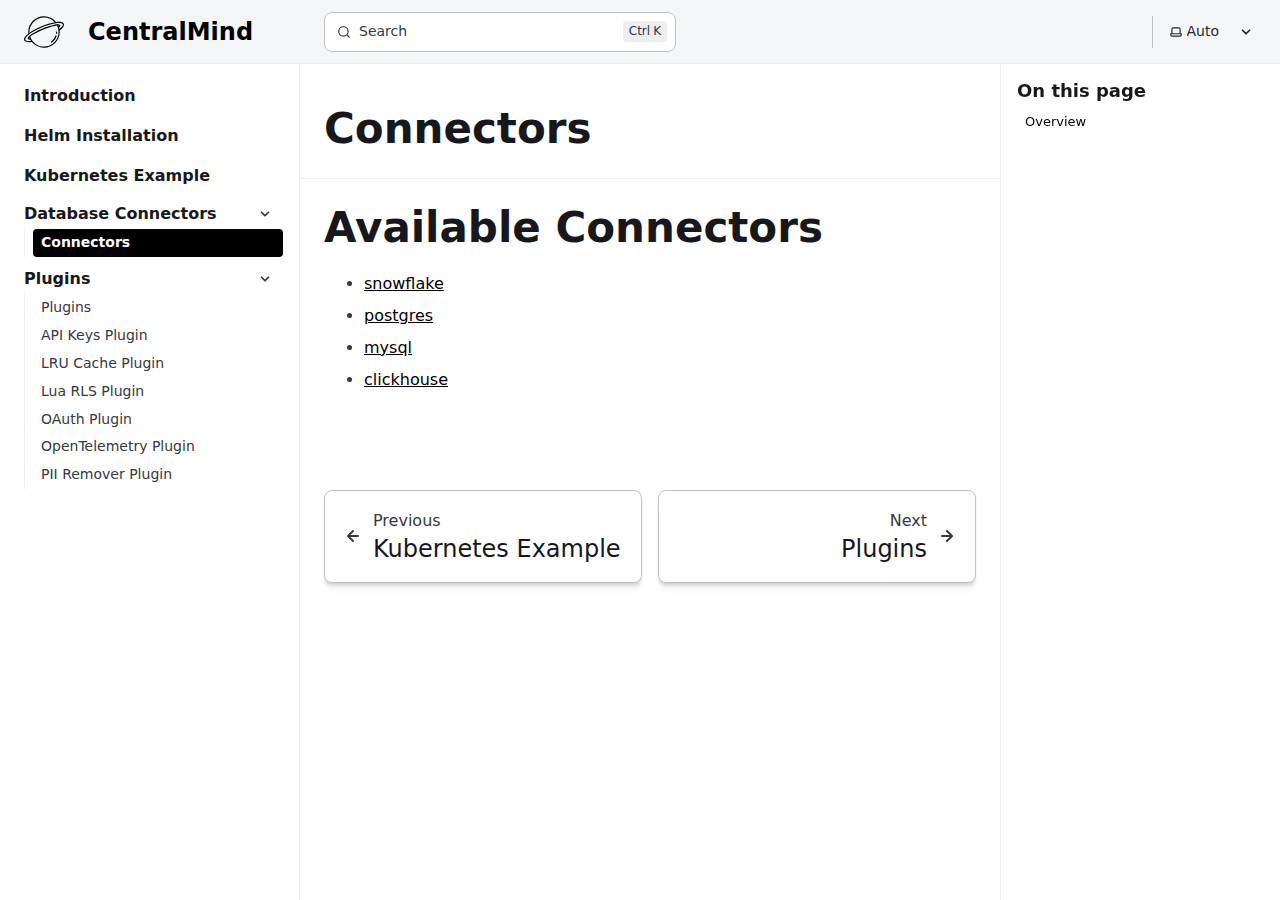
<file: connectors/index.html>
<!DOCTYPE html><html lang="en" dir="ltr" data-has-toc data-has-sidebar data-theme="dark" class="astro-bguv2lll"> <head><meta charset="utf-8"/><meta name="viewport" content="width=device-width, initial-scale=1"/><title>Connectors | CentralMind</title><link rel="canonical" href="https://docs.centralmind.ai/connectors/"/><link rel="sitemap" href="/sitemap-index.xml"/><link rel="shortcut icon" href="/favicon.svg" type="image/svg+xml"/><meta name="generator" content="Astro v4.16.18"/><meta name="generator" content="Starlight v0.29.3"/><meta property="og:title" content="Connectors"/><meta property="og:type" content="article"/><meta property="og:url" content="https://docs.centralmind.ai/connectors/"/><meta property="og:locale" content="en"/><meta property="og:description" content="List of all available connectors and their documentation"/><meta property="og:site_name" content="CentralMind"/><meta name="twitter:card" content="summary_large_image"/><meta name="description" content="List of all available connectors and their documentation"/><script>
	window.StarlightThemeProvider = (() => {
		const storedTheme =
			typeof localStorage !== 'undefined' && localStorage.getItem('starlight-theme');
		const theme =
			storedTheme ||
			(window.matchMedia('(prefers-color-scheme: light)').matches ? 'light' : 'dark');
		document.documentElement.dataset.theme = theme === 'light' ? 'light' : 'dark';
		return {
			updatePickers(theme = storedTheme || 'auto') {
				document.querySelectorAll('starlight-theme-select').forEach((picker) => {
					const select = picker.querySelector('select');
					if (select) select.value = theme;
					/** @type {HTMLTemplateElement | null} */
					const tmpl = document.querySelector(`#theme-icons`);
					const newIcon = tmpl && tmpl.content.querySelector('.' + theme);
					if (newIcon) {
						const oldIcon = picker.querySelector('svg.label-icon');
						if (oldIcon) {
							oldIcon.replaceChildren(...newIcon.cloneNode(true).childNodes);
						}
					}
				});
			},
		};
	})();
</script><template id="theme-icons"><svg aria-hidden="true" class="light astro-c6vsoqas" width="16" height="16" viewBox="0 0 24 24" fill="currentColor" style="--sl-icon-size: 1em;"><path d="M5 12a1 1 0 0 0-1-1H3a1 1 0 0 0 0 2h1a1 1 0 0 0 1-1Zm.64 5-.71.71a1 1 0 0 0 0 1.41 1 1 0 0 0 1.41 0l.71-.71A1 1 0 0 0 5.64 17ZM12 5a1 1 0 0 0 1-1V3a1 1 0 0 0-2 0v1a1 1 0 0 0 1 1Zm5.66 2.34a1 1 0 0 0 .7-.29l.71-.71a1 1 0 1 0-1.41-1.41l-.66.71a1 1 0 0 0 0 1.41 1 1 0 0 0 .66.29Zm-12-.29a1 1 0 0 0 1.41 0 1 1 0 0 0 0-1.41l-.71-.71a1.004 1.004 0 1 0-1.43 1.41l.73.71ZM21 11h-1a1 1 0 0 0 0 2h1a1 1 0 0 0 0-2Zm-2.64 6A1 1 0 0 0 17 18.36l.71.71a1 1 0 0 0 1.41 0 1 1 0 0 0 0-1.41l-.76-.66ZM12 6.5a5.5 5.5 0 1 0 5.5 5.5A5.51 5.51 0 0 0 12 6.5Zm0 9a3.5 3.5 0 1 1 0-7 3.5 3.5 0 0 1 0 7Zm0 3.5a1 1 0 0 0-1 1v1a1 1 0 0 0 2 0v-1a1 1 0 0 0-1-1Z"/></svg> <svg aria-hidden="true" class="dark astro-c6vsoqas" width="16" height="16" viewBox="0 0 24 24" fill="currentColor" style="--sl-icon-size: 1em;"><path d="M21.64 13a1 1 0 0 0-1.05-.14 8.049 8.049 0 0 1-3.37.73 8.15 8.15 0 0 1-8.14-8.1 8.59 8.59 0 0 1 .25-2A1 1 0 0 0 8 2.36a10.14 10.14 0 1 0 14 11.69 1 1 0 0 0-.36-1.05Zm-9.5 6.69A8.14 8.14 0 0 1 7.08 5.22v.27a10.15 10.15 0 0 0 10.14 10.14 9.784 9.784 0 0 0 2.1-.22 8.11 8.11 0 0 1-7.18 4.32v-.04Z"/></svg> <svg aria-hidden="true" class="auto astro-c6vsoqas" width="16" height="16" viewBox="0 0 24 24" fill="currentColor" style="--sl-icon-size: 1em;"><path d="M21 14h-1V7a3 3 0 0 0-3-3H7a3 3 0 0 0-3 3v7H3a1 1 0 0 0-1 1v2a3 3 0 0 0 3 3h14a3 3 0 0 0 3-3v-2a1 1 0 0 0-1-1ZM6 7a1 1 0 0 1 1-1h10a1 1 0 0 1 1 1v7H6V7Zm14 10a1 1 0 0 1-1 1H5a1 1 0 0 1-1-1v-1h16v1Z"/></svg> </template><link rel="stylesheet" href="/app_assets/index.Cqf8R5QD.css"><script type="module" src="/app_assets/hoisted.U8eH-KuR.js"></script>
<script type="module" src="/app_assets/page.7qqag-5g.js"></script></head> <body class="astro-bguv2lll"> <a href="#_top" class="astro-7q3lir66">Skip to content</a>  <div class="page sl-flex astro-vrdttmbt"> <header class="header astro-vrdttmbt"><div class="header sl-flex astro-kmkmnagf"> <div class="title-wrapper sl-flex astro-kmkmnagf"> <a href="/" class="site-title sl-flex astro-m46x6ez3">  <img class="light:sl-hidden astro-m46x6ez3" alt="" src="/app_assets/logo-dark.DrgF6YFd.svg" width="800" height="800"> <img class="dark:sl-hidden astro-m46x6ez3" alt="" src="/app_assets/logo-light.Zn5zgiDF.svg" width="800" height="800"> <span class="astro-m46x6ez3"> CentralMind </span> </a>  </div> <div class="sl-flex astro-kmkmnagf"> <site-search data-translations="{&#34;placeholder&#34;:&#34;Search&#34;}" class="astro-v37mnknz"> <button data-open-modal disabled aria-label="Search" aria-keyshortcuts="Control+K" class="astro-v37mnknz"> <svg aria-hidden="true" class="astro-v37mnknz astro-c6vsoqas" width="16" height="16" viewBox="0 0 24 24" fill="currentColor" style="--sl-icon-size: 1em;"><path d="M21.71 20.29 18 16.61A9 9 0 1 0 16.61 18l3.68 3.68a.999.999 0 0 0 1.42 0 1 1 0 0 0 0-1.39ZM11 18a7 7 0 1 1 0-14 7 7 0 0 1 0 14Z"/></svg>  <span class="sl-hidden md:sl-block astro-v37mnknz" aria-hidden="true">Search</span> <kbd class="sl-hidden md:sl-flex astro-v37mnknz" style="display: none;"> <kbd class="astro-v37mnknz">Ctrl</kbd><kbd class="astro-v37mnknz">K</kbd> </kbd> </button> <dialog style="padding:0" aria-label="Search" class="astro-v37mnknz"> <div class="dialog-frame sl-flex astro-v37mnknz">  <button data-close-modal class="sl-flex md:sl-hidden astro-v37mnknz"> Cancel </button> <div class="search-container astro-v37mnknz"> <div id="starlight__search" class="astro-v37mnknz"></div> </div> </div> </dialog> </site-search>  <script>
	(() => {
		const openBtn = document.querySelector('button[data-open-modal]');
		const shortcut = openBtn?.querySelector('kbd');
		if (!openBtn || !(shortcut instanceof HTMLElement)) return;
		const platformKey = shortcut.querySelector('kbd');
		if (platformKey && /(Mac|iPhone|iPod|iPad)/i.test(navigator.platform)) {
			platformKey.textContent = '⌘';
			openBtn.setAttribute('aria-keyshortcuts', 'Meta+K');
		}
		shortcut.style.display = '';
	})();
</script>    </div> <div class="sl-hidden md:sl-flex right-group astro-kmkmnagf"> <div class="sl-flex social-icons astro-kmkmnagf">  </div> <starlight-theme-select>  <label style="--sl-select-width: 6.25em" class="astro-4yphtoen"> <span class="sr-only astro-4yphtoen">Select theme</span> <svg aria-hidden="true" class="icon label-icon astro-4yphtoen astro-c6vsoqas" width="16" height="16" viewBox="0 0 24 24" fill="currentColor" style="--sl-icon-size: 1em;"><path d="M21 14h-1V7a3 3 0 0 0-3-3H7a3 3 0 0 0-3 3v7H3a1 1 0 0 0-1 1v2a3 3 0 0 0 3 3h14a3 3 0 0 0 3-3v-2a1 1 0 0 0-1-1ZM6 7a1 1 0 0 1 1-1h10a1 1 0 0 1 1 1v7H6V7Zm14 10a1 1 0 0 1-1 1H5a1 1 0 0 1-1-1v-1h16v1Z"/></svg>  <select value="auto" class="astro-4yphtoen"> <option value="dark" class="astro-4yphtoen">Dark</option><option value="light" class="astro-4yphtoen">Light</option><option value="auto" selected class="astro-4yphtoen">Auto</option> </select> <svg aria-hidden="true" class="icon caret astro-4yphtoen astro-c6vsoqas" width="16" height="16" viewBox="0 0 24 24" fill="currentColor" style="--sl-icon-size: 1em;"><path d="M17 9.17a1 1 0 0 0-1.41 0L12 12.71 8.46 9.17a1 1 0 1 0-1.41 1.42l4.24 4.24a1.002 1.002 0 0 0 1.42 0L17 10.59a1.002 1.002 0 0 0 0-1.42Z"/></svg>  </label>  </starlight-theme-select>  <script>
	StarlightThemeProvider.updatePickers();
</script>   </div> </div> </header> <nav class="sidebar astro-vrdttmbt" aria-label="Main"> <starlight-menu-button class="astro-jif73yzw"> <button aria-expanded="false" aria-label="Menu" aria-controls="starlight__sidebar" class="sl-flex md:sl-hidden astro-jif73yzw"> <svg aria-hidden="true" class="astro-jif73yzw astro-c6vsoqas" width="16" height="16" viewBox="0 0 24 24" fill="currentColor" style="--sl-icon-size: 1em;"><path d="M3 8h18a1 1 0 1 0 0-2H3a1 1 0 0 0 0 2Zm18 8H3a1 1 0 0 0 0 2h18a1 1 0 0 0 0-2Zm0-5H3a1 1 0 0 0 0 2h18a1 1 0 0 0 0-2Z"/></svg>  </button> </starlight-menu-button>    <div id="starlight__sidebar" class="sidebar-pane astro-vrdttmbt"> <div class="sidebar-content sl-flex astro-vrdttmbt"> <sl-sidebar-state-persist data-hash="1x2a02f" class="astro-kku4brbg"> <script aria-hidden="true">
		(() => {
			try {
				if (!matchMedia('(min-width: 50em)').matches) return;
				/** @type {HTMLElement | null} */
				const target = document.querySelector('sl-sidebar-state-persist');
				const state = JSON.parse(sessionStorage.getItem('sl-sidebar-state') || '0');
				if (!target || !state || target.dataset.hash !== state.hash) return;
				window._starlightScrollRestore = state.scroll;
				customElements.define(
					'sl-sidebar-restore',
					class SidebarRestore extends HTMLElement {
						connectedCallback() {
							try {
								const idx = parseInt(this.dataset.index || '');
								const details = this.closest('details');
								if (details && typeof state.open[idx] === 'boolean') details.open = state.open[idx];
							} catch {}
						}
					}
				);
			} catch {}
		})();
	</script>  <ul class="top-level astro-3ii7xxms"> <li class="astro-3ii7xxms"> <a href="/" class="large astro-3ii7xxms"> <span class="astro-3ii7xxms">Introduction</span>  </a> </li><li class="astro-3ii7xxms"> <a href="/helm/gateway" class="large astro-3ii7xxms"> <span class="astro-3ii7xxms">Helm Installation</span>  </a> </li><li class="astro-3ii7xxms"> <a href="/example/k8s" class="large astro-3ii7xxms"> <span class="astro-3ii7xxms">Kubernetes Example</span>  </a> </li><li class="astro-3ii7xxms"> <details open class="astro-3ii7xxms"> <sl-sidebar-restore data-index="0"></sl-sidebar-restore> <summary class="astro-3ii7xxms"> <div class="group-label astro-3ii7xxms"> <span class="large astro-3ii7xxms">Database Connectors</span>  </div> <svg aria-hidden="true" class="caret astro-3ii7xxms astro-c6vsoqas" width="16" height="16" viewBox="0 0 24 24" fill="currentColor" style="--sl-icon-size: 1.25rem;"><path d="m14.83 11.29-4.24-4.24a1 1 0 1 0-1.42 1.41L12.71 12l-3.54 3.54a1 1 0 0 0 0 1.41 1 1 0 0 0 .71.29 1 1 0 0 0 .71-.29l4.24-4.24a1.002 1.002 0 0 0 0-1.42Z"/></svg>  </summary> <ul class="astro-3ii7xxms"> <li class="astro-3ii7xxms"> <a href="/connectors/" aria-current="page" class="astro-3ii7xxms"> <span class="astro-3ii7xxms">Connectors</span>  </a> </li> </ul>  </details> </li><li class="astro-3ii7xxms"> <details open class="astro-3ii7xxms"> <sl-sidebar-restore data-index="1"></sl-sidebar-restore> <summary class="astro-3ii7xxms"> <div class="group-label astro-3ii7xxms"> <span class="large astro-3ii7xxms">Plugins</span>  </div> <svg aria-hidden="true" class="caret astro-3ii7xxms astro-c6vsoqas" width="16" height="16" viewBox="0 0 24 24" fill="currentColor" style="--sl-icon-size: 1.25rem;"><path d="m14.83 11.29-4.24-4.24a1 1 0 1 0-1.42 1.41L12.71 12l-3.54 3.54a1 1 0 0 0 0 1.41 1 1 0 0 0 .71.29 1 1 0 0 0 .71-.29l4.24-4.24a1.002 1.002 0 0 0 0-1.42Z"/></svg>  </summary> <ul class="astro-3ii7xxms"> <li class="astro-3ii7xxms"> <a href="/plugins/" class="astro-3ii7xxms"> <span class="astro-3ii7xxms">Plugins</span>  </a> </li><li class="astro-3ii7xxms"> <a href="/plugins/api_keys/" class="astro-3ii7xxms"> <span class="astro-3ii7xxms">API Keys Plugin</span>  </a> </li><li class="astro-3ii7xxms"> <a href="/plugins/lru_cache/" class="astro-3ii7xxms"> <span class="astro-3ii7xxms">LRU Cache Plugin</span>  </a> </li><li class="astro-3ii7xxms"> <a href="/plugins/lua_rls/" class="astro-3ii7xxms"> <span class="astro-3ii7xxms">Lua RLS Plugin</span>  </a> </li><li class="astro-3ii7xxms"> <a href="/plugins/oauth/" class="astro-3ii7xxms"> <span class="astro-3ii7xxms">OAuth Plugin</span>  </a> </li><li class="astro-3ii7xxms"> <a href="/plugins/otel/" class="astro-3ii7xxms"> <span class="astro-3ii7xxms">OpenTelemetry Plugin</span>  </a> </li><li class="astro-3ii7xxms"> <a href="/plugins/pii_remover/" class="astro-3ii7xxms"> <span class="astro-3ii7xxms">PII Remover Plugin</span>  </a> </li> </ul>  </details> </li> </ul>   <script aria-hidden="true">
		(() => {
			const scroller = document.getElementById('starlight__sidebar');
			if (!window._starlightScrollRestore || !scroller) return;
			scroller.scrollTop = window._starlightScrollRestore;
			delete window._starlightScrollRestore;
		})();
	</script> </sl-sidebar-state-persist>  <div class="md:sl-hidden"> <div class="mobile-preferences sl-flex astro-wu23bvmt"> <div class="sl-flex social-icons astro-wu23bvmt">  </div> <starlight-theme-select>  <label style="--sl-select-width: 6.25em" class="astro-4yphtoen"> <span class="sr-only astro-4yphtoen">Select theme</span> <svg aria-hidden="true" class="icon label-icon astro-4yphtoen astro-c6vsoqas" width="16" height="16" viewBox="0 0 24 24" fill="currentColor" style="--sl-icon-size: 1em;"><path d="M21 14h-1V7a3 3 0 0 0-3-3H7a3 3 0 0 0-3 3v7H3a1 1 0 0 0-1 1v2a3 3 0 0 0 3 3h14a3 3 0 0 0 3-3v-2a1 1 0 0 0-1-1ZM6 7a1 1 0 0 1 1-1h10a1 1 0 0 1 1 1v7H6V7Zm14 10a1 1 0 0 1-1 1H5a1 1 0 0 1-1-1v-1h16v1Z"/></svg>  <select value="auto" class="astro-4yphtoen"> <option value="dark" class="astro-4yphtoen">Dark</option><option value="light" class="astro-4yphtoen">Light</option><option value="auto" selected class="astro-4yphtoen">Auto</option> </select> <svg aria-hidden="true" class="icon caret astro-4yphtoen astro-c6vsoqas" width="16" height="16" viewBox="0 0 24 24" fill="currentColor" style="--sl-icon-size: 1em;"><path d="M17 9.17a1 1 0 0 0-1.41 0L12 12.71 8.46 9.17a1 1 0 1 0-1.41 1.42l4.24 4.24a1.002 1.002 0 0 0 1.42 0L17 10.59a1.002 1.002 0 0 0 0-1.42Z"/></svg>  </label>  </starlight-theme-select>  <script>
	StarlightThemeProvider.updatePickers();
</script>   </div>  </div> </div> </div> </nav> <div class="main-frame astro-vrdttmbt">   <div class="lg:sl-flex astro-67yu43on"> <aside class="right-sidebar-container astro-67yu43on"> <div class="right-sidebar astro-67yu43on"> <div class="lg:sl-hidden astro-pb3aqygn"><mobile-starlight-toc data-min-h="2" data-max-h="3" class="astro-doynk5tl"><nav aria-labelledby="starlight__on-this-page--mobile" class="astro-doynk5tl"><details id="starlight__mobile-toc" class="astro-doynk5tl"><summary id="starlight__on-this-page--mobile" class="sl-flex astro-doynk5tl"><div class="toggle sl-flex astro-doynk5tl">On this page<svg aria-hidden="true" class="caret astro-doynk5tl astro-c6vsoqas" width="16" height="16" viewBox="0 0 24 24" fill="currentColor" style="--sl-icon-size: 1rem;"><path d="m14.83 11.29-4.24-4.24a1 1 0 1 0-1.42 1.41L12.71 12l-3.54 3.54a1 1 0 0 0 0 1.41 1 1 0 0 0 .71.29 1 1 0 0 0 .71-.29l4.24-4.24a1.002 1.002 0 0 0 0-1.42Z"/></svg> </div><span class="display-current astro-doynk5tl"></span></summary><div class="dropdown astro-doynk5tl"><ul class="isMobile astro-g2bywc46" style="--depth: 0;"> <li class="astro-g2bywc46" style="--depth: 0;"> <a href="#_top" class="astro-g2bywc46" style="--depth: 0;"> <span class="astro-g2bywc46" style="--depth: 0;">Overview</span> </a>  </li> </ul> </div></details></nav></mobile-starlight-toc></div><div class="right-sidebar-panel sl-hidden lg:sl-block astro-pb3aqygn"><div class="sl-container astro-pb3aqygn"><starlight-toc data-min-h="2" data-max-h="3"><nav aria-labelledby="starlight__on-this-page"><h2 id="starlight__on-this-page">On this page</h2><ul class="astro-g2bywc46" style="--depth: 0;"> <li class="astro-g2bywc46" style="--depth: 0;"> <a href="#_top" class="astro-g2bywc46" style="--depth: 0;"> <span class="astro-g2bywc46" style="--depth: 0;">Overview</span> </a>  </li> </ul> </nav></starlight-toc></div></div> </div> </aside> <div class="main-pane astro-67yu43on">  <main data-pagefind-body lang="en" dir="ltr" class="astro-bguv2lll">    <div class="content-panel astro-7nkwcw3z"> <div class="sl-container astro-7nkwcw3z"> <h1 id="_top" class="astro-j6tvhyss">Connectors</h1>  </div> </div>  <div class="content-panel astro-7nkwcw3z"> <div class="sl-container astro-7nkwcw3z"> <div class="sl-markdown-content"> <h1 id="available-connectors">Available Connectors</h1>
<ul>
<li><a href="snowflake">snowflake</a></li>
<li><a href="postgres">postgres</a></li>
<li><a href="mysql">mysql</a></li>
<li><a href="clickhouse">clickhouse</a></li>
</ul> </div> <footer class="sl-flex astro-3yyafb3n"> <div class="meta sl-flex astro-3yyafb3n">   </div> <div class="pagination-links astro-u2l5gyhi" dir="ltr"> <a href="/example/k8s" rel="prev" class="astro-u2l5gyhi"> <svg aria-hidden="true" class="astro-u2l5gyhi astro-c6vsoqas" width="16" height="16" viewBox="0 0 24 24" fill="currentColor" style="--sl-icon-size: 1.5rem;"><path d="M17 11H9.41l3.3-3.29a1.004 1.004 0 1 0-1.42-1.42l-5 5a1 1 0 0 0-.21.33 1 1 0 0 0 0 .76 1 1 0 0 0 .21.33l5 5a1.002 1.002 0 0 0 1.639-.325 1 1 0 0 0-.219-1.095L9.41 13H17a1 1 0 0 0 0-2Z"/></svg>  <span class="astro-u2l5gyhi"> Previous <br class="astro-u2l5gyhi"> <span class="link-title astro-u2l5gyhi">Kubernetes Example</span> </span> </a> <a href="/plugins/" rel="next" class="astro-u2l5gyhi"> <svg aria-hidden="true" class="astro-u2l5gyhi astro-c6vsoqas" width="16" height="16" viewBox="0 0 24 24" fill="currentColor" style="--sl-icon-size: 1.5rem;"><path d="M17.92 11.62a1.001 1.001 0 0 0-.21-.33l-5-5a1.003 1.003 0 1 0-1.42 1.42l3.3 3.29H7a1 1 0 0 0 0 2h7.59l-3.3 3.29a1.002 1.002 0 0 0 .325 1.639 1 1 0 0 0 1.095-.219l5-5a1 1 0 0 0 .21-.33 1 1 0 0 0 0-.76Z"/></svg>  <span class="astro-u2l5gyhi"> Next <br class="astro-u2l5gyhi"> <span class="link-title astro-u2l5gyhi">Plugins</span> </span> </a> </div>   </footer>  </div> </div>   </main> </div> </div>  </div> </div>  </body></html>
</file>
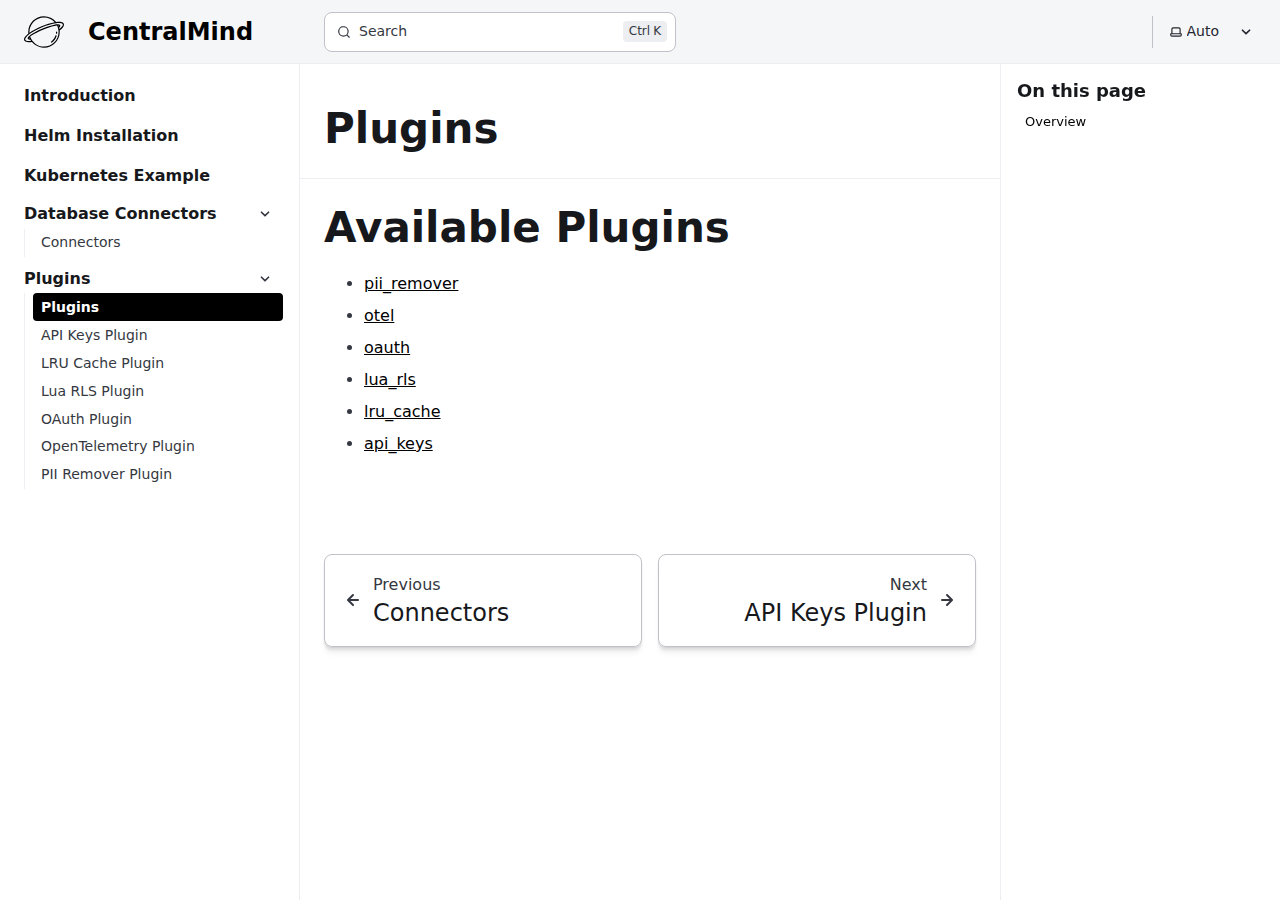
<file: plugins/index.html>
<!DOCTYPE html><html lang="en" dir="ltr" data-has-toc data-has-sidebar data-theme="dark" class="astro-bguv2lll"> <head><meta charset="utf-8"/><meta name="viewport" content="width=device-width, initial-scale=1"/><title>Plugins | CentralMind</title><link rel="canonical" href="https://docs.centralmind.ai/plugins/"/><link rel="sitemap" href="/sitemap-index.xml"/><link rel="shortcut icon" href="/favicon.svg" type="image/svg+xml"/><meta name="generator" content="Astro v4.16.18"/><meta name="generator" content="Starlight v0.29.3"/><meta property="og:title" content="Plugins"/><meta property="og:type" content="article"/><meta property="og:url" content="https://docs.centralmind.ai/plugins/"/><meta property="og:locale" content="en"/><meta property="og:description" content="List of all available plugins and their documentation"/><meta property="og:site_name" content="CentralMind"/><meta name="twitter:card" content="summary_large_image"/><meta name="description" content="List of all available plugins and their documentation"/><script>
	window.StarlightThemeProvider = (() => {
		const storedTheme =
			typeof localStorage !== 'undefined' && localStorage.getItem('starlight-theme');
		const theme =
			storedTheme ||
			(window.matchMedia('(prefers-color-scheme: light)').matches ? 'light' : 'dark');
		document.documentElement.dataset.theme = theme === 'light' ? 'light' : 'dark';
		return {
			updatePickers(theme = storedTheme || 'auto') {
				document.querySelectorAll('starlight-theme-select').forEach((picker) => {
					const select = picker.querySelector('select');
					if (select) select.value = theme;
					/** @type {HTMLTemplateElement | null} */
					const tmpl = document.querySelector(`#theme-icons`);
					const newIcon = tmpl && tmpl.content.querySelector('.' + theme);
					if (newIcon) {
						const oldIcon = picker.querySelector('svg.label-icon');
						if (oldIcon) {
							oldIcon.replaceChildren(...newIcon.cloneNode(true).childNodes);
						}
					}
				});
			},
		};
	})();
</script><template id="theme-icons"><svg aria-hidden="true" class="light astro-c6vsoqas" width="16" height="16" viewBox="0 0 24 24" fill="currentColor" style="--sl-icon-size: 1em;"><path d="M5 12a1 1 0 0 0-1-1H3a1 1 0 0 0 0 2h1a1 1 0 0 0 1-1Zm.64 5-.71.71a1 1 0 0 0 0 1.41 1 1 0 0 0 1.41 0l.71-.71A1 1 0 0 0 5.64 17ZM12 5a1 1 0 0 0 1-1V3a1 1 0 0 0-2 0v1a1 1 0 0 0 1 1Zm5.66 2.34a1 1 0 0 0 .7-.29l.71-.71a1 1 0 1 0-1.41-1.41l-.66.71a1 1 0 0 0 0 1.41 1 1 0 0 0 .66.29Zm-12-.29a1 1 0 0 0 1.41 0 1 1 0 0 0 0-1.41l-.71-.71a1.004 1.004 0 1 0-1.43 1.41l.73.71ZM21 11h-1a1 1 0 0 0 0 2h1a1 1 0 0 0 0-2Zm-2.64 6A1 1 0 0 0 17 18.36l.71.71a1 1 0 0 0 1.41 0 1 1 0 0 0 0-1.41l-.76-.66ZM12 6.5a5.5 5.5 0 1 0 5.5 5.5A5.51 5.51 0 0 0 12 6.5Zm0 9a3.5 3.5 0 1 1 0-7 3.5 3.5 0 0 1 0 7Zm0 3.5a1 1 0 0 0-1 1v1a1 1 0 0 0 2 0v-1a1 1 0 0 0-1-1Z"/></svg> <svg aria-hidden="true" class="dark astro-c6vsoqas" width="16" height="16" viewBox="0 0 24 24" fill="currentColor" style="--sl-icon-size: 1em;"><path d="M21.64 13a1 1 0 0 0-1.05-.14 8.049 8.049 0 0 1-3.37.73 8.15 8.15 0 0 1-8.14-8.1 8.59 8.59 0 0 1 .25-2A1 1 0 0 0 8 2.36a10.14 10.14 0 1 0 14 11.69 1 1 0 0 0-.36-1.05Zm-9.5 6.69A8.14 8.14 0 0 1 7.08 5.22v.27a10.15 10.15 0 0 0 10.14 10.14 9.784 9.784 0 0 0 2.1-.22 8.11 8.11 0 0 1-7.18 4.32v-.04Z"/></svg> <svg aria-hidden="true" class="auto astro-c6vsoqas" width="16" height="16" viewBox="0 0 24 24" fill="currentColor" style="--sl-icon-size: 1em;"><path d="M21 14h-1V7a3 3 0 0 0-3-3H7a3 3 0 0 0-3 3v7H3a1 1 0 0 0-1 1v2a3 3 0 0 0 3 3h14a3 3 0 0 0 3-3v-2a1 1 0 0 0-1-1ZM6 7a1 1 0 0 1 1-1h10a1 1 0 0 1 1 1v7H6V7Zm14 10a1 1 0 0 1-1 1H5a1 1 0 0 1-1-1v-1h16v1Z"/></svg> </template><link rel="stylesheet" href="/app_assets/index.Cqf8R5QD.css"><script type="module" src="/app_assets/hoisted.U8eH-KuR.js"></script>
<script type="module" src="/app_assets/page.7qqag-5g.js"></script></head> <body class="astro-bguv2lll"> <a href="#_top" class="astro-7q3lir66">Skip to content</a>  <div class="page sl-flex astro-vrdttmbt"> <header class="header astro-vrdttmbt"><div class="header sl-flex astro-kmkmnagf"> <div class="title-wrapper sl-flex astro-kmkmnagf"> <a href="/" class="site-title sl-flex astro-m46x6ez3">  <img class="light:sl-hidden astro-m46x6ez3" alt="" src="/app_assets/logo-dark.DrgF6YFd.svg" width="800" height="800"> <img class="dark:sl-hidden astro-m46x6ez3" alt="" src="/app_assets/logo-light.Zn5zgiDF.svg" width="800" height="800"> <span class="astro-m46x6ez3"> CentralMind </span> </a>  </div> <div class="sl-flex astro-kmkmnagf"> <site-search data-translations="{&#34;placeholder&#34;:&#34;Search&#34;}" class="astro-v37mnknz"> <button data-open-modal disabled aria-label="Search" aria-keyshortcuts="Control+K" class="astro-v37mnknz"> <svg aria-hidden="true" class="astro-v37mnknz astro-c6vsoqas" width="16" height="16" viewBox="0 0 24 24" fill="currentColor" style="--sl-icon-size: 1em;"><path d="M21.71 20.29 18 16.61A9 9 0 1 0 16.61 18l3.68 3.68a.999.999 0 0 0 1.42 0 1 1 0 0 0 0-1.39ZM11 18a7 7 0 1 1 0-14 7 7 0 0 1 0 14Z"/></svg>  <span class="sl-hidden md:sl-block astro-v37mnknz" aria-hidden="true">Search</span> <kbd class="sl-hidden md:sl-flex astro-v37mnknz" style="display: none;"> <kbd class="astro-v37mnknz">Ctrl</kbd><kbd class="astro-v37mnknz">K</kbd> </kbd> </button> <dialog style="padding:0" aria-label="Search" class="astro-v37mnknz"> <div class="dialog-frame sl-flex astro-v37mnknz">  <button data-close-modal class="sl-flex md:sl-hidden astro-v37mnknz"> Cancel </button> <div class="search-container astro-v37mnknz"> <div id="starlight__search" class="astro-v37mnknz"></div> </div> </div> </dialog> </site-search>  <script>
	(() => {
		const openBtn = document.querySelector('button[data-open-modal]');
		const shortcut = openBtn?.querySelector('kbd');
		if (!openBtn || !(shortcut instanceof HTMLElement)) return;
		const platformKey = shortcut.querySelector('kbd');
		if (platformKey && /(Mac|iPhone|iPod|iPad)/i.test(navigator.platform)) {
			platformKey.textContent = '⌘';
			openBtn.setAttribute('aria-keyshortcuts', 'Meta+K');
		}
		shortcut.style.display = '';
	})();
</script>    </div> <div class="sl-hidden md:sl-flex right-group astro-kmkmnagf"> <div class="sl-flex social-icons astro-kmkmnagf">  </div> <starlight-theme-select>  <label style="--sl-select-width: 6.25em" class="astro-4yphtoen"> <span class="sr-only astro-4yphtoen">Select theme</span> <svg aria-hidden="true" class="icon label-icon astro-4yphtoen astro-c6vsoqas" width="16" height="16" viewBox="0 0 24 24" fill="currentColor" style="--sl-icon-size: 1em;"><path d="M21 14h-1V7a3 3 0 0 0-3-3H7a3 3 0 0 0-3 3v7H3a1 1 0 0 0-1 1v2a3 3 0 0 0 3 3h14a3 3 0 0 0 3-3v-2a1 1 0 0 0-1-1ZM6 7a1 1 0 0 1 1-1h10a1 1 0 0 1 1 1v7H6V7Zm14 10a1 1 0 0 1-1 1H5a1 1 0 0 1-1-1v-1h16v1Z"/></svg>  <select value="auto" class="astro-4yphtoen"> <option value="dark" class="astro-4yphtoen">Dark</option><option value="light" class="astro-4yphtoen">Light</option><option value="auto" selected class="astro-4yphtoen">Auto</option> </select> <svg aria-hidden="true" class="icon caret astro-4yphtoen astro-c6vsoqas" width="16" height="16" viewBox="0 0 24 24" fill="currentColor" style="--sl-icon-size: 1em;"><path d="M17 9.17a1 1 0 0 0-1.41 0L12 12.71 8.46 9.17a1 1 0 1 0-1.41 1.42l4.24 4.24a1.002 1.002 0 0 0 1.42 0L17 10.59a1.002 1.002 0 0 0 0-1.42Z"/></svg>  </label>  </starlight-theme-select>  <script>
	StarlightThemeProvider.updatePickers();
</script>   </div> </div> </header> <nav class="sidebar astro-vrdttmbt" aria-label="Main"> <starlight-menu-button class="astro-jif73yzw"> <button aria-expanded="false" aria-label="Menu" aria-controls="starlight__sidebar" class="sl-flex md:sl-hidden astro-jif73yzw"> <svg aria-hidden="true" class="astro-jif73yzw astro-c6vsoqas" width="16" height="16" viewBox="0 0 24 24" fill="currentColor" style="--sl-icon-size: 1em;"><path d="M3 8h18a1 1 0 1 0 0-2H3a1 1 0 0 0 0 2Zm18 8H3a1 1 0 0 0 0 2h18a1 1 0 0 0 0-2Zm0-5H3a1 1 0 0 0 0 2h18a1 1 0 0 0 0-2Z"/></svg>  </button> </starlight-menu-button>    <div id="starlight__sidebar" class="sidebar-pane astro-vrdttmbt"> <div class="sidebar-content sl-flex astro-vrdttmbt"> <sl-sidebar-state-persist data-hash="1x2a02f" class="astro-kku4brbg"> <script aria-hidden="true">
		(() => {
			try {
				if (!matchMedia('(min-width: 50em)').matches) return;
				/** @type {HTMLElement | null} */
				const target = document.querySelector('sl-sidebar-state-persist');
				const state = JSON.parse(sessionStorage.getItem('sl-sidebar-state') || '0');
				if (!target || !state || target.dataset.hash !== state.hash) return;
				window._starlightScrollRestore = state.scroll;
				customElements.define(
					'sl-sidebar-restore',
					class SidebarRestore extends HTMLElement {
						connectedCallback() {
							try {
								const idx = parseInt(this.dataset.index || '');
								const details = this.closest('details');
								if (details && typeof state.open[idx] === 'boolean') details.open = state.open[idx];
							} catch {}
						}
					}
				);
			} catch {}
		})();
	</script>  <ul class="top-level astro-3ii7xxms"> <li class="astro-3ii7xxms"> <a href="/" class="large astro-3ii7xxms"> <span class="astro-3ii7xxms">Introduction</span>  </a> </li><li class="astro-3ii7xxms"> <a href="/helm/gateway" class="large astro-3ii7xxms"> <span class="astro-3ii7xxms">Helm Installation</span>  </a> </li><li class="astro-3ii7xxms"> <a href="/example/k8s" class="large astro-3ii7xxms"> <span class="astro-3ii7xxms">Kubernetes Example</span>  </a> </li><li class="astro-3ii7xxms"> <details open class="astro-3ii7xxms"> <sl-sidebar-restore data-index="0"></sl-sidebar-restore> <summary class="astro-3ii7xxms"> <div class="group-label astro-3ii7xxms"> <span class="large astro-3ii7xxms">Database Connectors</span>  </div> <svg aria-hidden="true" class="caret astro-3ii7xxms astro-c6vsoqas" width="16" height="16" viewBox="0 0 24 24" fill="currentColor" style="--sl-icon-size: 1.25rem;"><path d="m14.83 11.29-4.24-4.24a1 1 0 1 0-1.42 1.41L12.71 12l-3.54 3.54a1 1 0 0 0 0 1.41 1 1 0 0 0 .71.29 1 1 0 0 0 .71-.29l4.24-4.24a1.002 1.002 0 0 0 0-1.42Z"/></svg>  </summary> <ul class="astro-3ii7xxms"> <li class="astro-3ii7xxms"> <a href="/connectors/" class="astro-3ii7xxms"> <span class="astro-3ii7xxms">Connectors</span>  </a> </li> </ul>  </details> </li><li class="astro-3ii7xxms"> <details open class="astro-3ii7xxms"> <sl-sidebar-restore data-index="1"></sl-sidebar-restore> <summary class="astro-3ii7xxms"> <div class="group-label astro-3ii7xxms"> <span class="large astro-3ii7xxms">Plugins</span>  </div> <svg aria-hidden="true" class="caret astro-3ii7xxms astro-c6vsoqas" width="16" height="16" viewBox="0 0 24 24" fill="currentColor" style="--sl-icon-size: 1.25rem;"><path d="m14.83 11.29-4.24-4.24a1 1 0 1 0-1.42 1.41L12.71 12l-3.54 3.54a1 1 0 0 0 0 1.41 1 1 0 0 0 .71.29 1 1 0 0 0 .71-.29l4.24-4.24a1.002 1.002 0 0 0 0-1.42Z"/></svg>  </summary> <ul class="astro-3ii7xxms"> <li class="astro-3ii7xxms"> <a href="/plugins/" aria-current="page" class="astro-3ii7xxms"> <span class="astro-3ii7xxms">Plugins</span>  </a> </li><li class="astro-3ii7xxms"> <a href="/plugins/api_keys/" class="astro-3ii7xxms"> <span class="astro-3ii7xxms">API Keys Plugin</span>  </a> </li><li class="astro-3ii7xxms"> <a href="/plugins/lru_cache/" class="astro-3ii7xxms"> <span class="astro-3ii7xxms">LRU Cache Plugin</span>  </a> </li><li class="astro-3ii7xxms"> <a href="/plugins/lua_rls/" class="astro-3ii7xxms"> <span class="astro-3ii7xxms">Lua RLS Plugin</span>  </a> </li><li class="astro-3ii7xxms"> <a href="/plugins/oauth/" class="astro-3ii7xxms"> <span class="astro-3ii7xxms">OAuth Plugin</span>  </a> </li><li class="astro-3ii7xxms"> <a href="/plugins/otel/" class="astro-3ii7xxms"> <span class="astro-3ii7xxms">OpenTelemetry Plugin</span>  </a> </li><li class="astro-3ii7xxms"> <a href="/plugins/pii_remover/" class="astro-3ii7xxms"> <span class="astro-3ii7xxms">PII Remover Plugin</span>  </a> </li> </ul>  </details> </li> </ul>   <script aria-hidden="true">
		(() => {
			const scroller = document.getElementById('starlight__sidebar');
			if (!window._starlightScrollRestore || !scroller) return;
			scroller.scrollTop = window._starlightScrollRestore;
			delete window._starlightScrollRestore;
		})();
	</script> </sl-sidebar-state-persist>  <div class="md:sl-hidden"> <div class="mobile-preferences sl-flex astro-wu23bvmt"> <div class="sl-flex social-icons astro-wu23bvmt">  </div> <starlight-theme-select>  <label style="--sl-select-width: 6.25em" class="astro-4yphtoen"> <span class="sr-only astro-4yphtoen">Select theme</span> <svg aria-hidden="true" class="icon label-icon astro-4yphtoen astro-c6vsoqas" width="16" height="16" viewBox="0 0 24 24" fill="currentColor" style="--sl-icon-size: 1em;"><path d="M21 14h-1V7a3 3 0 0 0-3-3H7a3 3 0 0 0-3 3v7H3a1 1 0 0 0-1 1v2a3 3 0 0 0 3 3h14a3 3 0 0 0 3-3v-2a1 1 0 0 0-1-1ZM6 7a1 1 0 0 1 1-1h10a1 1 0 0 1 1 1v7H6V7Zm14 10a1 1 0 0 1-1 1H5a1 1 0 0 1-1-1v-1h16v1Z"/></svg>  <select value="auto" class="astro-4yphtoen"> <option value="dark" class="astro-4yphtoen">Dark</option><option value="light" class="astro-4yphtoen">Light</option><option value="auto" selected class="astro-4yphtoen">Auto</option> </select> <svg aria-hidden="true" class="icon caret astro-4yphtoen astro-c6vsoqas" width="16" height="16" viewBox="0 0 24 24" fill="currentColor" style="--sl-icon-size: 1em;"><path d="M17 9.17a1 1 0 0 0-1.41 0L12 12.71 8.46 9.17a1 1 0 1 0-1.41 1.42l4.24 4.24a1.002 1.002 0 0 0 1.42 0L17 10.59a1.002 1.002 0 0 0 0-1.42Z"/></svg>  </label>  </starlight-theme-select>  <script>
	StarlightThemeProvider.updatePickers();
</script>   </div>  </div> </div> </div> </nav> <div class="main-frame astro-vrdttmbt">   <div class="lg:sl-flex astro-67yu43on"> <aside class="right-sidebar-container astro-67yu43on"> <div class="right-sidebar astro-67yu43on"> <div class="lg:sl-hidden astro-pb3aqygn"><mobile-starlight-toc data-min-h="2" data-max-h="3" class="astro-doynk5tl"><nav aria-labelledby="starlight__on-this-page--mobile" class="astro-doynk5tl"><details id="starlight__mobile-toc" class="astro-doynk5tl"><summary id="starlight__on-this-page--mobile" class="sl-flex astro-doynk5tl"><div class="toggle sl-flex astro-doynk5tl">On this page<svg aria-hidden="true" class="caret astro-doynk5tl astro-c6vsoqas" width="16" height="16" viewBox="0 0 24 24" fill="currentColor" style="--sl-icon-size: 1rem;"><path d="m14.83 11.29-4.24-4.24a1 1 0 1 0-1.42 1.41L12.71 12l-3.54 3.54a1 1 0 0 0 0 1.41 1 1 0 0 0 .71.29 1 1 0 0 0 .71-.29l4.24-4.24a1.002 1.002 0 0 0 0-1.42Z"/></svg> </div><span class="display-current astro-doynk5tl"></span></summary><div class="dropdown astro-doynk5tl"><ul class="isMobile astro-g2bywc46" style="--depth: 0;"> <li class="astro-g2bywc46" style="--depth: 0;"> <a href="#_top" class="astro-g2bywc46" style="--depth: 0;"> <span class="astro-g2bywc46" style="--depth: 0;">Overview</span> </a>  </li> </ul> </div></details></nav></mobile-starlight-toc></div><div class="right-sidebar-panel sl-hidden lg:sl-block astro-pb3aqygn"><div class="sl-container astro-pb3aqygn"><starlight-toc data-min-h="2" data-max-h="3"><nav aria-labelledby="starlight__on-this-page"><h2 id="starlight__on-this-page">On this page</h2><ul class="astro-g2bywc46" style="--depth: 0;"> <li class="astro-g2bywc46" style="--depth: 0;"> <a href="#_top" class="astro-g2bywc46" style="--depth: 0;"> <span class="astro-g2bywc46" style="--depth: 0;">Overview</span> </a>  </li> </ul> </nav></starlight-toc></div></div> </div> </aside> <div class="main-pane astro-67yu43on">  <main data-pagefind-body lang="en" dir="ltr" class="astro-bguv2lll">    <div class="content-panel astro-7nkwcw3z"> <div class="sl-container astro-7nkwcw3z"> <h1 id="_top" class="astro-j6tvhyss">Plugins</h1>  </div> </div>  <div class="content-panel astro-7nkwcw3z"> <div class="sl-container astro-7nkwcw3z"> <div class="sl-markdown-content"> <h1 id="available-plugins">Available Plugins</h1>
<ul>
<li><a href="pii_remover">pii_remover</a></li>
<li><a href="otel">otel</a></li>
<li><a href="oauth">oauth</a></li>
<li><a href="lua_rls">lua_rls</a></li>
<li><a href="lru_cache">lru_cache</a></li>
<li><a href="api_keys">api_keys</a></li>
</ul> </div> <footer class="sl-flex astro-3yyafb3n"> <div class="meta sl-flex astro-3yyafb3n">   </div> <div class="pagination-links astro-u2l5gyhi" dir="ltr"> <a href="/connectors/" rel="prev" class="astro-u2l5gyhi"> <svg aria-hidden="true" class="astro-u2l5gyhi astro-c6vsoqas" width="16" height="16" viewBox="0 0 24 24" fill="currentColor" style="--sl-icon-size: 1.5rem;"><path d="M17 11H9.41l3.3-3.29a1.004 1.004 0 1 0-1.42-1.42l-5 5a1 1 0 0 0-.21.33 1 1 0 0 0 0 .76 1 1 0 0 0 .21.33l5 5a1.002 1.002 0 0 0 1.639-.325 1 1 0 0 0-.219-1.095L9.41 13H17a1 1 0 0 0 0-2Z"/></svg>  <span class="astro-u2l5gyhi"> Previous <br class="astro-u2l5gyhi"> <span class="link-title astro-u2l5gyhi">Connectors</span> </span> </a> <a href="/plugins/api_keys/" rel="next" class="astro-u2l5gyhi"> <svg aria-hidden="true" class="astro-u2l5gyhi astro-c6vsoqas" width="16" height="16" viewBox="0 0 24 24" fill="currentColor" style="--sl-icon-size: 1.5rem;"><path d="M17.92 11.62a1.001 1.001 0 0 0-.21-.33l-5-5a1.003 1.003 0 1 0-1.42 1.42l3.3 3.29H7a1 1 0 0 0 0 2h7.59l-3.3 3.29a1.002 1.002 0 0 0 .325 1.639 1 1 0 0 0 1.095-.219l5-5a1 1 0 0 0 .21-.33 1 1 0 0 0 0-.76Z"/></svg>  <span class="astro-u2l5gyhi"> Next <br class="astro-u2l5gyhi"> <span class="link-title astro-u2l5gyhi">API Keys Plugin</span> </span> </a> </div>   </footer>  </div> </div>   </main> </div> </div>  </div> </div>  </body></html>
</file>
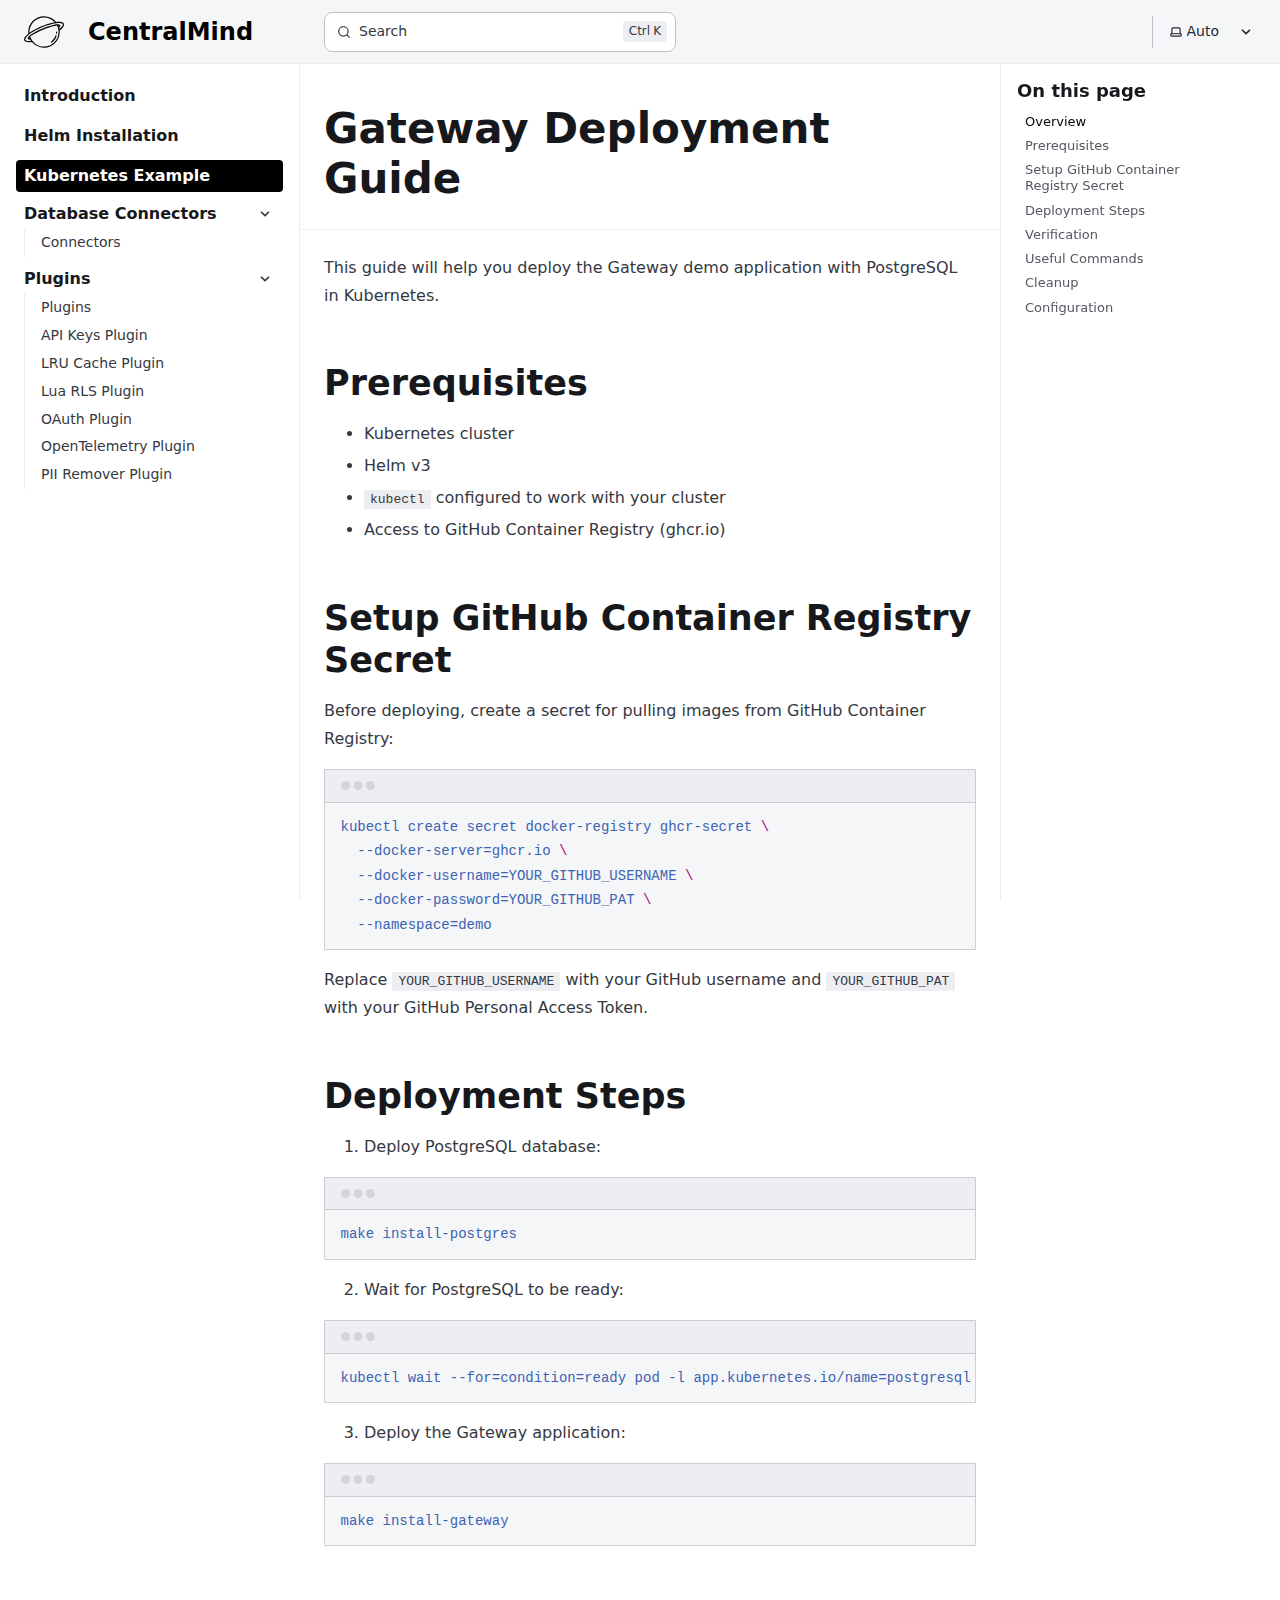
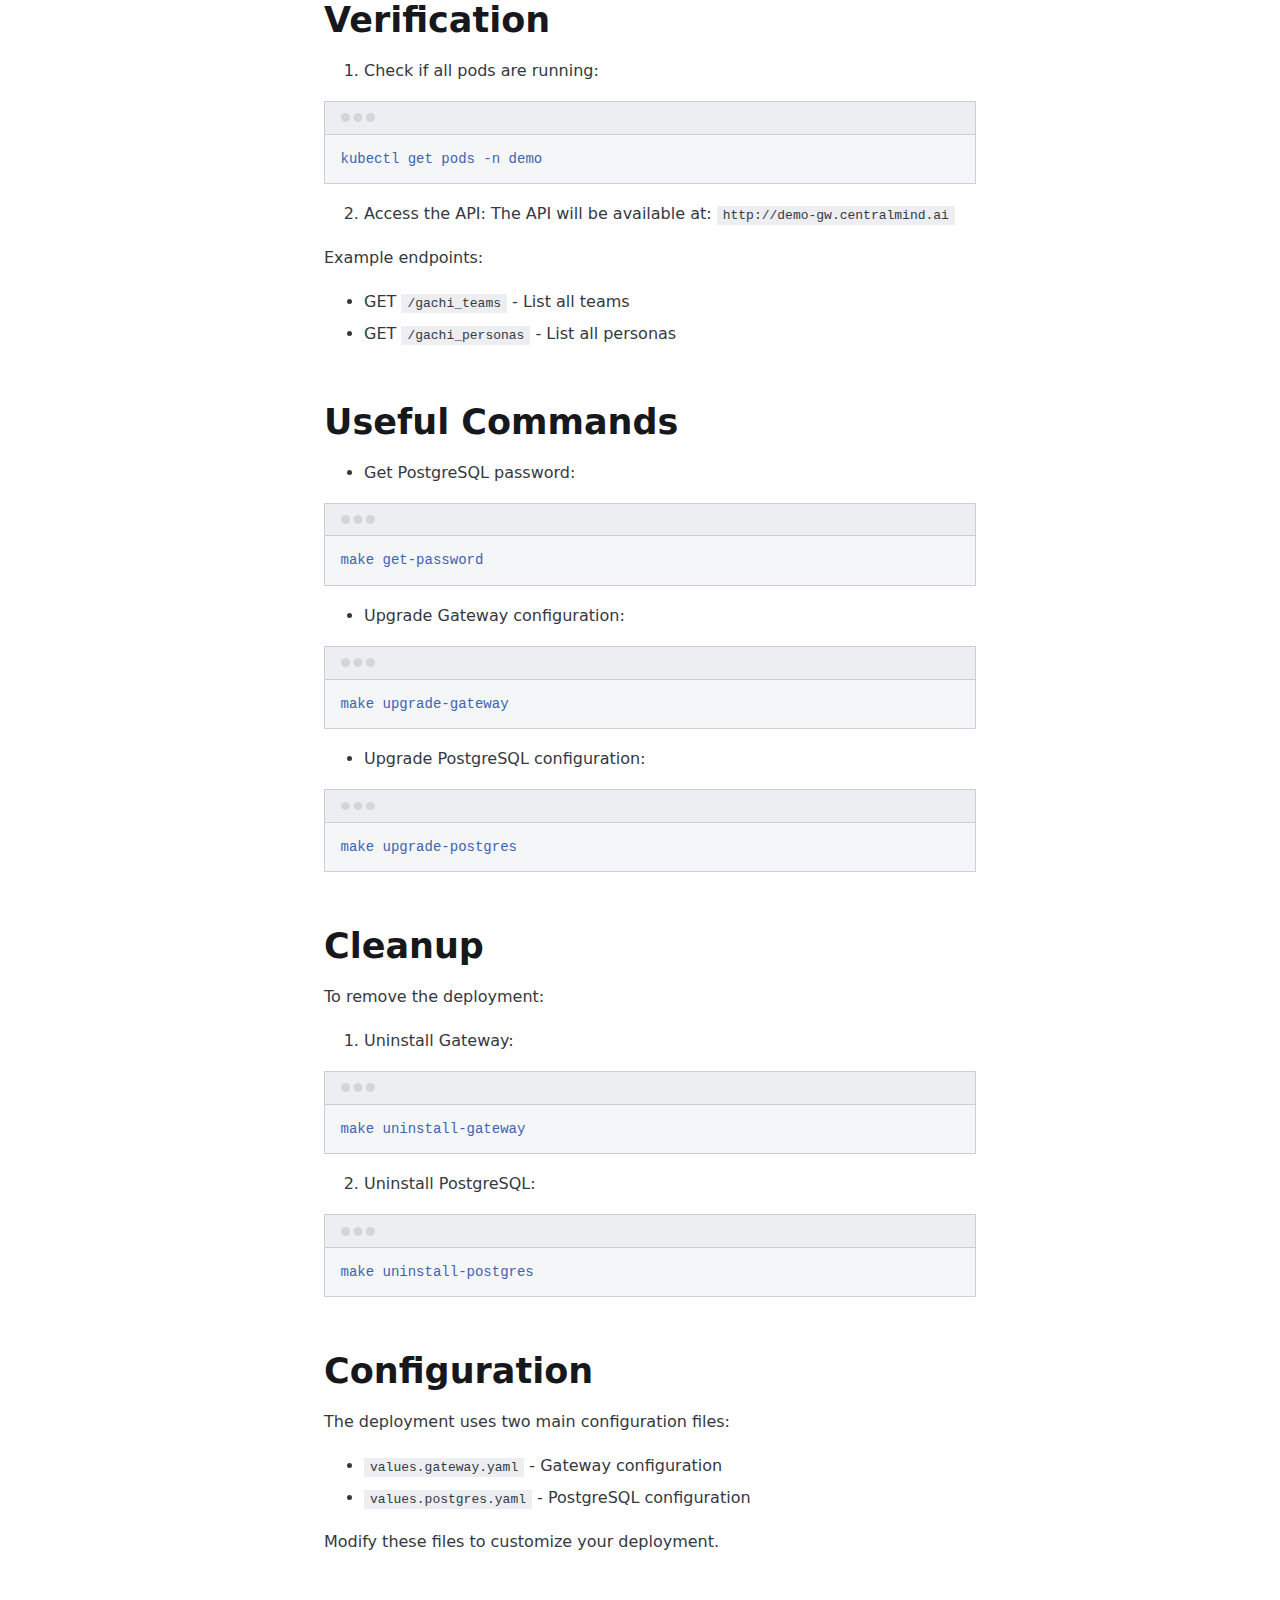
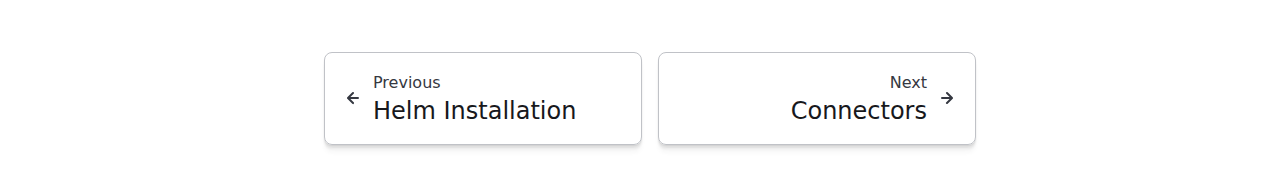
<file: example/k8s/index.html>
<!DOCTYPE html><html lang="en" dir="ltr" data-has-toc data-has-sidebar data-theme="dark" class="astro-bguv2lll"> <head><meta charset="utf-8"/><meta name="viewport" content="width=device-width, initial-scale=1"/><title>Gateway Deployment Guide | CentralMind</title><link rel="canonical" href="https://docs.centralmind.ai/example/k8s/"/><link rel="sitemap" href="/sitemap-index.xml"/><link rel="shortcut icon" href="/favicon.svg" type="image/svg+xml"/><meta name="generator" content="Astro v4.16.18"/><meta name="generator" content="Starlight v0.29.3"/><meta property="og:title" content="Gateway Deployment Guide"/><meta property="og:type" content="article"/><meta property="og:url" content="https://docs.centralmind.ai/example/k8s/"/><meta property="og:locale" content="en"/><meta property="og:description"/><meta property="og:site_name" content="CentralMind"/><meta name="twitter:card" content="summary_large_image"/><script>
	window.StarlightThemeProvider = (() => {
		const storedTheme =
			typeof localStorage !== 'undefined' && localStorage.getItem('starlight-theme');
		const theme =
			storedTheme ||
			(window.matchMedia('(prefers-color-scheme: light)').matches ? 'light' : 'dark');
		document.documentElement.dataset.theme = theme === 'light' ? 'light' : 'dark';
		return {
			updatePickers(theme = storedTheme || 'auto') {
				document.querySelectorAll('starlight-theme-select').forEach((picker) => {
					const select = picker.querySelector('select');
					if (select) select.value = theme;
					/** @type {HTMLTemplateElement | null} */
					const tmpl = document.querySelector(`#theme-icons`);
					const newIcon = tmpl && tmpl.content.querySelector('.' + theme);
					if (newIcon) {
						const oldIcon = picker.querySelector('svg.label-icon');
						if (oldIcon) {
							oldIcon.replaceChildren(...newIcon.cloneNode(true).childNodes);
						}
					}
				});
			},
		};
	})();
</script><template id="theme-icons"><svg aria-hidden="true" class="light astro-c6vsoqas" width="16" height="16" viewBox="0 0 24 24" fill="currentColor" style="--sl-icon-size: 1em;"><path d="M5 12a1 1 0 0 0-1-1H3a1 1 0 0 0 0 2h1a1 1 0 0 0 1-1Zm.64 5-.71.71a1 1 0 0 0 0 1.41 1 1 0 0 0 1.41 0l.71-.71A1 1 0 0 0 5.64 17ZM12 5a1 1 0 0 0 1-1V3a1 1 0 0 0-2 0v1a1 1 0 0 0 1 1Zm5.66 2.34a1 1 0 0 0 .7-.29l.71-.71a1 1 0 1 0-1.41-1.41l-.66.71a1 1 0 0 0 0 1.41 1 1 0 0 0 .66.29Zm-12-.29a1 1 0 0 0 1.41 0 1 1 0 0 0 0-1.41l-.71-.71a1.004 1.004 0 1 0-1.43 1.41l.73.71ZM21 11h-1a1 1 0 0 0 0 2h1a1 1 0 0 0 0-2Zm-2.64 6A1 1 0 0 0 17 18.36l.71.71a1 1 0 0 0 1.41 0 1 1 0 0 0 0-1.41l-.76-.66ZM12 6.5a5.5 5.5 0 1 0 5.5 5.5A5.51 5.51 0 0 0 12 6.5Zm0 9a3.5 3.5 0 1 1 0-7 3.5 3.5 0 0 1 0 7Zm0 3.5a1 1 0 0 0-1 1v1a1 1 0 0 0 2 0v-1a1 1 0 0 0-1-1Z"/></svg> <svg aria-hidden="true" class="dark astro-c6vsoqas" width="16" height="16" viewBox="0 0 24 24" fill="currentColor" style="--sl-icon-size: 1em;"><path d="M21.64 13a1 1 0 0 0-1.05-.14 8.049 8.049 0 0 1-3.37.73 8.15 8.15 0 0 1-8.14-8.1 8.59 8.59 0 0 1 .25-2A1 1 0 0 0 8 2.36a10.14 10.14 0 1 0 14 11.69 1 1 0 0 0-.36-1.05Zm-9.5 6.69A8.14 8.14 0 0 1 7.08 5.22v.27a10.15 10.15 0 0 0 10.14 10.14 9.784 9.784 0 0 0 2.1-.22 8.11 8.11 0 0 1-7.18 4.32v-.04Z"/></svg> <svg aria-hidden="true" class="auto astro-c6vsoqas" width="16" height="16" viewBox="0 0 24 24" fill="currentColor" style="--sl-icon-size: 1em;"><path d="M21 14h-1V7a3 3 0 0 0-3-3H7a3 3 0 0 0-3 3v7H3a1 1 0 0 0-1 1v2a3 3 0 0 0 3 3h14a3 3 0 0 0 3-3v-2a1 1 0 0 0-1-1ZM6 7a1 1 0 0 1 1-1h10a1 1 0 0 1 1 1v7H6V7Zm14 10a1 1 0 0 1-1 1H5a1 1 0 0 1-1-1v-1h16v1Z"/></svg> </template><link rel="stylesheet" href="/app_assets/index.Cqf8R5QD.css"><script type="module" src="/app_assets/hoisted.U8eH-KuR.js"></script>
<script type="module" src="/app_assets/page.7qqag-5g.js"></script></head> <body class="astro-bguv2lll"> <a href="#_top" class="astro-7q3lir66">Skip to content</a>  <div class="page sl-flex astro-vrdttmbt"> <header class="header astro-vrdttmbt"><div class="header sl-flex astro-kmkmnagf"> <div class="title-wrapper sl-flex astro-kmkmnagf"> <a href="/" class="site-title sl-flex astro-m46x6ez3">  <img class="light:sl-hidden astro-m46x6ez3" alt="" src="/app_assets/logo-dark.DrgF6YFd.svg" width="800" height="800"> <img class="dark:sl-hidden astro-m46x6ez3" alt="" src="/app_assets/logo-light.Zn5zgiDF.svg" width="800" height="800"> <span class="astro-m46x6ez3"> CentralMind </span> </a>  </div> <div class="sl-flex astro-kmkmnagf"> <site-search data-translations="{&#34;placeholder&#34;:&#34;Search&#34;}" class="astro-v37mnknz"> <button data-open-modal disabled aria-label="Search" aria-keyshortcuts="Control+K" class="astro-v37mnknz"> <svg aria-hidden="true" class="astro-v37mnknz astro-c6vsoqas" width="16" height="16" viewBox="0 0 24 24" fill="currentColor" style="--sl-icon-size: 1em;"><path d="M21.71 20.29 18 16.61A9 9 0 1 0 16.61 18l3.68 3.68a.999.999 0 0 0 1.42 0 1 1 0 0 0 0-1.39ZM11 18a7 7 0 1 1 0-14 7 7 0 0 1 0 14Z"/></svg>  <span class="sl-hidden md:sl-block astro-v37mnknz" aria-hidden="true">Search</span> <kbd class="sl-hidden md:sl-flex astro-v37mnknz" style="display: none;"> <kbd class="astro-v37mnknz">Ctrl</kbd><kbd class="astro-v37mnknz">K</kbd> </kbd> </button> <dialog style="padding:0" aria-label="Search" class="astro-v37mnknz"> <div class="dialog-frame sl-flex astro-v37mnknz">  <button data-close-modal class="sl-flex md:sl-hidden astro-v37mnknz"> Cancel </button> <div class="search-container astro-v37mnknz"> <div id="starlight__search" class="astro-v37mnknz"></div> </div> </div> </dialog> </site-search>  <script>
	(() => {
		const openBtn = document.querySelector('button[data-open-modal]');
		const shortcut = openBtn?.querySelector('kbd');
		if (!openBtn || !(shortcut instanceof HTMLElement)) return;
		const platformKey = shortcut.querySelector('kbd');
		if (platformKey && /(Mac|iPhone|iPod|iPad)/i.test(navigator.platform)) {
			platformKey.textContent = '⌘';
			openBtn.setAttribute('aria-keyshortcuts', 'Meta+K');
		}
		shortcut.style.display = '';
	})();
</script>    </div> <div class="sl-hidden md:sl-flex right-group astro-kmkmnagf"> <div class="sl-flex social-icons astro-kmkmnagf">  </div> <starlight-theme-select>  <label style="--sl-select-width: 6.25em" class="astro-4yphtoen"> <span class="sr-only astro-4yphtoen">Select theme</span> <svg aria-hidden="true" class="icon label-icon astro-4yphtoen astro-c6vsoqas" width="16" height="16" viewBox="0 0 24 24" fill="currentColor" style="--sl-icon-size: 1em;"><path d="M21 14h-1V7a3 3 0 0 0-3-3H7a3 3 0 0 0-3 3v7H3a1 1 0 0 0-1 1v2a3 3 0 0 0 3 3h14a3 3 0 0 0 3-3v-2a1 1 0 0 0-1-1ZM6 7a1 1 0 0 1 1-1h10a1 1 0 0 1 1 1v7H6V7Zm14 10a1 1 0 0 1-1 1H5a1 1 0 0 1-1-1v-1h16v1Z"/></svg>  <select value="auto" class="astro-4yphtoen"> <option value="dark" class="astro-4yphtoen">Dark</option><option value="light" class="astro-4yphtoen">Light</option><option value="auto" selected class="astro-4yphtoen">Auto</option> </select> <svg aria-hidden="true" class="icon caret astro-4yphtoen astro-c6vsoqas" width="16" height="16" viewBox="0 0 24 24" fill="currentColor" style="--sl-icon-size: 1em;"><path d="M17 9.17a1 1 0 0 0-1.41 0L12 12.71 8.46 9.17a1 1 0 1 0-1.41 1.42l4.24 4.24a1.002 1.002 0 0 0 1.42 0L17 10.59a1.002 1.002 0 0 0 0-1.42Z"/></svg>  </label>  </starlight-theme-select>  <script>
	StarlightThemeProvider.updatePickers();
</script>   </div> </div> </header> <nav class="sidebar astro-vrdttmbt" aria-label="Main"> <starlight-menu-button class="astro-jif73yzw"> <button aria-expanded="false" aria-label="Menu" aria-controls="starlight__sidebar" class="sl-flex md:sl-hidden astro-jif73yzw"> <svg aria-hidden="true" class="astro-jif73yzw astro-c6vsoqas" width="16" height="16" viewBox="0 0 24 24" fill="currentColor" style="--sl-icon-size: 1em;"><path d="M3 8h18a1 1 0 1 0 0-2H3a1 1 0 0 0 0 2Zm18 8H3a1 1 0 0 0 0 2h18a1 1 0 0 0 0-2Zm0-5H3a1 1 0 0 0 0 2h18a1 1 0 0 0 0-2Z"/></svg>  </button> </starlight-menu-button>    <div id="starlight__sidebar" class="sidebar-pane astro-vrdttmbt"> <div class="sidebar-content sl-flex astro-vrdttmbt"> <sl-sidebar-state-persist data-hash="1x2a02f" class="astro-kku4brbg"> <script aria-hidden="true">
		(() => {
			try {
				if (!matchMedia('(min-width: 50em)').matches) return;
				/** @type {HTMLElement | null} */
				const target = document.querySelector('sl-sidebar-state-persist');
				const state = JSON.parse(sessionStorage.getItem('sl-sidebar-state') || '0');
				if (!target || !state || target.dataset.hash !== state.hash) return;
				window._starlightScrollRestore = state.scroll;
				customElements.define(
					'sl-sidebar-restore',
					class SidebarRestore extends HTMLElement {
						connectedCallback() {
							try {
								const idx = parseInt(this.dataset.index || '');
								const details = this.closest('details');
								if (details && typeof state.open[idx] === 'boolean') details.open = state.open[idx];
							} catch {}
						}
					}
				);
			} catch {}
		})();
	</script>  <ul class="top-level astro-3ii7xxms"> <li class="astro-3ii7xxms"> <a href="/" class="large astro-3ii7xxms"> <span class="astro-3ii7xxms">Introduction</span>  </a> </li><li class="astro-3ii7xxms"> <a href="/helm/gateway" class="large astro-3ii7xxms"> <span class="astro-3ii7xxms">Helm Installation</span>  </a> </li><li class="astro-3ii7xxms"> <a href="/example/k8s" aria-current="page" class="large astro-3ii7xxms"> <span class="astro-3ii7xxms">Kubernetes Example</span>  </a> </li><li class="astro-3ii7xxms"> <details open class="astro-3ii7xxms"> <sl-sidebar-restore data-index="0"></sl-sidebar-restore> <summary class="astro-3ii7xxms"> <div class="group-label astro-3ii7xxms"> <span class="large astro-3ii7xxms">Database Connectors</span>  </div> <svg aria-hidden="true" class="caret astro-3ii7xxms astro-c6vsoqas" width="16" height="16" viewBox="0 0 24 24" fill="currentColor" style="--sl-icon-size: 1.25rem;"><path d="m14.83 11.29-4.24-4.24a1 1 0 1 0-1.42 1.41L12.71 12l-3.54 3.54a1 1 0 0 0 0 1.41 1 1 0 0 0 .71.29 1 1 0 0 0 .71-.29l4.24-4.24a1.002 1.002 0 0 0 0-1.42Z"/></svg>  </summary> <ul class="astro-3ii7xxms"> <li class="astro-3ii7xxms"> <a href="/connectors/" class="astro-3ii7xxms"> <span class="astro-3ii7xxms">Connectors</span>  </a> </li> </ul>  </details> </li><li class="astro-3ii7xxms"> <details open class="astro-3ii7xxms"> <sl-sidebar-restore data-index="1"></sl-sidebar-restore> <summary class="astro-3ii7xxms"> <div class="group-label astro-3ii7xxms"> <span class="large astro-3ii7xxms">Plugins</span>  </div> <svg aria-hidden="true" class="caret astro-3ii7xxms astro-c6vsoqas" width="16" height="16" viewBox="0 0 24 24" fill="currentColor" style="--sl-icon-size: 1.25rem;"><path d="m14.83 11.29-4.24-4.24a1 1 0 1 0-1.42 1.41L12.71 12l-3.54 3.54a1 1 0 0 0 0 1.41 1 1 0 0 0 .71.29 1 1 0 0 0 .71-.29l4.24-4.24a1.002 1.002 0 0 0 0-1.42Z"/></svg>  </summary> <ul class="astro-3ii7xxms"> <li class="astro-3ii7xxms"> <a href="/plugins/" class="astro-3ii7xxms"> <span class="astro-3ii7xxms">Plugins</span>  </a> </li><li class="astro-3ii7xxms"> <a href="/plugins/api_keys/" class="astro-3ii7xxms"> <span class="astro-3ii7xxms">API Keys Plugin</span>  </a> </li><li class="astro-3ii7xxms"> <a href="/plugins/lru_cache/" class="astro-3ii7xxms"> <span class="astro-3ii7xxms">LRU Cache Plugin</span>  </a> </li><li class="astro-3ii7xxms"> <a href="/plugins/lua_rls/" class="astro-3ii7xxms"> <span class="astro-3ii7xxms">Lua RLS Plugin</span>  </a> </li><li class="astro-3ii7xxms"> <a href="/plugins/oauth/" class="astro-3ii7xxms"> <span class="astro-3ii7xxms">OAuth Plugin</span>  </a> </li><li class="astro-3ii7xxms"> <a href="/plugins/otel/" class="astro-3ii7xxms"> <span class="astro-3ii7xxms">OpenTelemetry Plugin</span>  </a> </li><li class="astro-3ii7xxms"> <a href="/plugins/pii_remover/" class="astro-3ii7xxms"> <span class="astro-3ii7xxms">PII Remover Plugin</span>  </a> </li> </ul>  </details> </li> </ul>   <script aria-hidden="true">
		(() => {
			const scroller = document.getElementById('starlight__sidebar');
			if (!window._starlightScrollRestore || !scroller) return;
			scroller.scrollTop = window._starlightScrollRestore;
			delete window._starlightScrollRestore;
		})();
	</script> </sl-sidebar-state-persist>  <div class="md:sl-hidden"> <div class="mobile-preferences sl-flex astro-wu23bvmt"> <div class="sl-flex social-icons astro-wu23bvmt">  </div> <starlight-theme-select>  <label style="--sl-select-width: 6.25em" class="astro-4yphtoen"> <span class="sr-only astro-4yphtoen">Select theme</span> <svg aria-hidden="true" class="icon label-icon astro-4yphtoen astro-c6vsoqas" width="16" height="16" viewBox="0 0 24 24" fill="currentColor" style="--sl-icon-size: 1em;"><path d="M21 14h-1V7a3 3 0 0 0-3-3H7a3 3 0 0 0-3 3v7H3a1 1 0 0 0-1 1v2a3 3 0 0 0 3 3h14a3 3 0 0 0 3-3v-2a1 1 0 0 0-1-1ZM6 7a1 1 0 0 1 1-1h10a1 1 0 0 1 1 1v7H6V7Zm14 10a1 1 0 0 1-1 1H5a1 1 0 0 1-1-1v-1h16v1Z"/></svg>  <select value="auto" class="astro-4yphtoen"> <option value="dark" class="astro-4yphtoen">Dark</option><option value="light" class="astro-4yphtoen">Light</option><option value="auto" selected class="astro-4yphtoen">Auto</option> </select> <svg aria-hidden="true" class="icon caret astro-4yphtoen astro-c6vsoqas" width="16" height="16" viewBox="0 0 24 24" fill="currentColor" style="--sl-icon-size: 1em;"><path d="M17 9.17a1 1 0 0 0-1.41 0L12 12.71 8.46 9.17a1 1 0 1 0-1.41 1.42l4.24 4.24a1.002 1.002 0 0 0 1.42 0L17 10.59a1.002 1.002 0 0 0 0-1.42Z"/></svg>  </label>  </starlight-theme-select>  <script>
	StarlightThemeProvider.updatePickers();
</script>   </div>  </div> </div> </div> </nav> <div class="main-frame astro-vrdttmbt">   <div class="lg:sl-flex astro-67yu43on"> <aside class="right-sidebar-container astro-67yu43on"> <div class="right-sidebar astro-67yu43on"> <div class="lg:sl-hidden astro-pb3aqygn"><mobile-starlight-toc data-min-h="2" data-max-h="3" class="astro-doynk5tl"><nav aria-labelledby="starlight__on-this-page--mobile" class="astro-doynk5tl"><details id="starlight__mobile-toc" class="astro-doynk5tl"><summary id="starlight__on-this-page--mobile" class="sl-flex astro-doynk5tl"><div class="toggle sl-flex astro-doynk5tl">On this page<svg aria-hidden="true" class="caret astro-doynk5tl astro-c6vsoqas" width="16" height="16" viewBox="0 0 24 24" fill="currentColor" style="--sl-icon-size: 1rem;"><path d="m14.83 11.29-4.24-4.24a1 1 0 1 0-1.42 1.41L12.71 12l-3.54 3.54a1 1 0 0 0 0 1.41 1 1 0 0 0 .71.29 1 1 0 0 0 .71-.29l4.24-4.24a1.002 1.002 0 0 0 0-1.42Z"/></svg> </div><span class="display-current astro-doynk5tl"></span></summary><div class="dropdown astro-doynk5tl"><ul class="isMobile astro-g2bywc46" style="--depth: 0;"> <li class="astro-g2bywc46" style="--depth: 0;"> <a href="#_top" class="astro-g2bywc46" style="--depth: 0;"> <span class="astro-g2bywc46" style="--depth: 0;">Overview</span> </a>  </li><li class="astro-g2bywc46" style="--depth: 0;"> <a href="#prerequisites" class="astro-g2bywc46" style="--depth: 0;"> <span class="astro-g2bywc46" style="--depth: 0;">Prerequisites</span> </a>  </li><li class="astro-g2bywc46" style="--depth: 0;"> <a href="#setup-github-container-registry-secret" class="astro-g2bywc46" style="--depth: 0;"> <span class="astro-g2bywc46" style="--depth: 0;">Setup GitHub Container Registry Secret</span> </a>  </li><li class="astro-g2bywc46" style="--depth: 0;"> <a href="#deployment-steps" class="astro-g2bywc46" style="--depth: 0;"> <span class="astro-g2bywc46" style="--depth: 0;">Deployment Steps</span> </a>  </li><li class="astro-g2bywc46" style="--depth: 0;"> <a href="#verification" class="astro-g2bywc46" style="--depth: 0;"> <span class="astro-g2bywc46" style="--depth: 0;">Verification</span> </a>  </li><li class="astro-g2bywc46" style="--depth: 0;"> <a href="#useful-commands" class="astro-g2bywc46" style="--depth: 0;"> <span class="astro-g2bywc46" style="--depth: 0;">Useful Commands</span> </a>  </li><li class="astro-g2bywc46" style="--depth: 0;"> <a href="#cleanup" class="astro-g2bywc46" style="--depth: 0;"> <span class="astro-g2bywc46" style="--depth: 0;">Cleanup</span> </a>  </li><li class="astro-g2bywc46" style="--depth: 0;"> <a href="#configuration" class="astro-g2bywc46" style="--depth: 0;"> <span class="astro-g2bywc46" style="--depth: 0;">Configuration</span> </a>  </li> </ul> </div></details></nav></mobile-starlight-toc></div><div class="right-sidebar-panel sl-hidden lg:sl-block astro-pb3aqygn"><div class="sl-container astro-pb3aqygn"><starlight-toc data-min-h="2" data-max-h="3"><nav aria-labelledby="starlight__on-this-page"><h2 id="starlight__on-this-page">On this page</h2><ul class="astro-g2bywc46" style="--depth: 0;"> <li class="astro-g2bywc46" style="--depth: 0;"> <a href="#_top" class="astro-g2bywc46" style="--depth: 0;"> <span class="astro-g2bywc46" style="--depth: 0;">Overview</span> </a>  </li><li class="astro-g2bywc46" style="--depth: 0;"> <a href="#prerequisites" class="astro-g2bywc46" style="--depth: 0;"> <span class="astro-g2bywc46" style="--depth: 0;">Prerequisites</span> </a>  </li><li class="astro-g2bywc46" style="--depth: 0;"> <a href="#setup-github-container-registry-secret" class="astro-g2bywc46" style="--depth: 0;"> <span class="astro-g2bywc46" style="--depth: 0;">Setup GitHub Container Registry Secret</span> </a>  </li><li class="astro-g2bywc46" style="--depth: 0;"> <a href="#deployment-steps" class="astro-g2bywc46" style="--depth: 0;"> <span class="astro-g2bywc46" style="--depth: 0;">Deployment Steps</span> </a>  </li><li class="astro-g2bywc46" style="--depth: 0;"> <a href="#verification" class="astro-g2bywc46" style="--depth: 0;"> <span class="astro-g2bywc46" style="--depth: 0;">Verification</span> </a>  </li><li class="astro-g2bywc46" style="--depth: 0;"> <a href="#useful-commands" class="astro-g2bywc46" style="--depth: 0;"> <span class="astro-g2bywc46" style="--depth: 0;">Useful Commands</span> </a>  </li><li class="astro-g2bywc46" style="--depth: 0;"> <a href="#cleanup" class="astro-g2bywc46" style="--depth: 0;"> <span class="astro-g2bywc46" style="--depth: 0;">Cleanup</span> </a>  </li><li class="astro-g2bywc46" style="--depth: 0;"> <a href="#configuration" class="astro-g2bywc46" style="--depth: 0;"> <span class="astro-g2bywc46" style="--depth: 0;">Configuration</span> </a>  </li> </ul> </nav></starlight-toc></div></div> </div> </aside> <div class="main-pane astro-67yu43on">  <main data-pagefind-body lang="en" dir="ltr" class="astro-bguv2lll">    <div class="content-panel astro-7nkwcw3z"> <div class="sl-container astro-7nkwcw3z"> <h1 id="_top" class="astro-j6tvhyss">Gateway Deployment Guide</h1>  </div> </div>  <div class="content-panel astro-7nkwcw3z"> <div class="sl-container astro-7nkwcw3z"> <div class="sl-markdown-content"> <p>This guide will help you deploy the Gateway demo application with PostgreSQL in Kubernetes.</p>
<h2 id="prerequisites">Prerequisites</h2>
<ul>
<li>Kubernetes cluster</li>
<li>Helm v3</li>
<li><code dir="auto">kubectl</code> configured to work with your cluster</li>
<li>Access to GitHub Container Registry (ghcr.io)</li>
</ul>
<h2 id="setup-github-container-registry-secret">Setup GitHub Container Registry Secret</h2>
<p>Before deploying, create a secret for pulling images from GitHub Container Registry:</p>
<div class="expressive-code"><link rel="stylesheet" href="/app_assets/ec.j8ofn.css"><script type="module" src="/app_assets/ec.8zarh.js"></script><figure class="frame is-terminal not-content"><figcaption class="header"><span class="title"></span><span class="sr-only">Terminal window</span></figcaption><pre data-language="bash"><code><div class="ec-line"><div class="code"><span style="--0:#82AAFF;--1:#3C63B3">kubectl</span><span style="--0:#D6DEEB;--1:#403F53"> </span><span style="--0:#ECC48D;--1:#3C63B3">create</span><span style="--0:#D6DEEB;--1:#403F53"> </span><span style="--0:#ECC48D;--1:#3C63B3">secret</span><span style="--0:#D6DEEB;--1:#403F53"> </span><span style="--0:#ECC48D;--1:#3C63B3">docker-registry</span><span style="--0:#D6DEEB;--1:#403F53"> </span><span style="--0:#ECC48D;--1:#3C63B3">ghcr-secret</span><span style="--0:#D6DEEB;--1:#403F53"> </span><span style="--0:#F78C6C;--1:#AA0982">\</span></div></div><div class="ec-line"><div class="code"><span class="indent">  </span><span style="--0:#82AAFF;--1:#3C63B3">--docker-server=ghcr.io</span><span style="--0:#D6DEEB;--1:#403F53"> </span><span style="--0:#F78C6C;--1:#AA0982">\</span></div></div><div class="ec-line"><div class="code"><span class="indent">  </span><span style="--0:#82AAFF;--1:#3C63B3">--docker-username=YOUR_GITHUB_USERNAME</span><span style="--0:#D6DEEB;--1:#403F53"> </span><span style="--0:#F78C6C;--1:#AA0982">\</span></div></div><div class="ec-line"><div class="code"><span class="indent">  </span><span style="--0:#82AAFF;--1:#3C63B3">--docker-password=YOUR_GITHUB_PAT</span><span style="--0:#D6DEEB;--1:#403F53"> </span><span style="--0:#F78C6C;--1:#AA0982">\</span></div></div><div class="ec-line"><div class="code"><span class="indent">  </span><span style="--0:#82AAFF;--1:#3C63B3">--namespace=demo</span></div></div></code></pre><div class="copy"><button title="Copy to clipboard" data-copied="Copied!" data-code="kubectl create secret docker-registry ghcr-secret \  --docker-server=ghcr.io \  --docker-username=YOUR_GITHUB_USERNAME \  --docker-password=YOUR_GITHUB_PAT \  --namespace=demo"><div></div></button></div></figure></div>
<p>Replace <code dir="auto">YOUR_GITHUB_USERNAME</code> with your GitHub username and <code dir="auto">YOUR_GITHUB_PAT</code> with your GitHub Personal Access Token.</p>
<h2 id="deployment-steps">Deployment Steps</h2>
<ol>
<li>Deploy PostgreSQL database:</li>
</ol>
<div class="expressive-code"><figure class="frame is-terminal not-content"><figcaption class="header"><span class="title"></span><span class="sr-only">Terminal window</span></figcaption><pre data-language="bash"><code><div class="ec-line"><div class="code"><span style="--0:#82AAFF;--1:#3C63B3">make</span><span style="--0:#D6DEEB;--1:#403F53"> </span><span style="--0:#ECC48D;--1:#3C63B3">install-postgres</span></div></div></code></pre><div class="copy"><button title="Copy to clipboard" data-copied="Copied!" data-code="make install-postgres"><div></div></button></div></figure></div>
<ol start="2">
<li>Wait for PostgreSQL to be ready:</li>
</ol>
<div class="expressive-code"><figure class="frame is-terminal not-content"><figcaption class="header"><span class="title"></span><span class="sr-only">Terminal window</span></figcaption><pre data-language="bash"><code><div class="ec-line"><div class="code"><span style="--0:#82AAFF;--1:#3C63B3">kubectl</span><span style="--0:#D6DEEB;--1:#403F53"> </span><span style="--0:#ECC48D;--1:#3C63B3">wait</span><span style="--0:#D6DEEB;--1:#403F53"> </span><span style="--0:#82AAFF;--1:#3C63B3">--for=condition=ready</span><span style="--0:#D6DEEB;--1:#403F53"> </span><span style="--0:#ECC48D;--1:#3C63B3">pod</span><span style="--0:#D6DEEB;--1:#403F53"> </span><span style="--0:#82AAFF;--1:#3C63B3">-l</span><span style="--0:#D6DEEB;--1:#403F53"> </span><span style="--0:#ECC48D;--1:#3C63B3">app.kubernetes.io/name=postgresql</span><span style="--0:#D6DEEB;--1:#403F53"> </span><span style="--0:#82AAFF;--1:#3C63B3">-n</span><span style="--0:#D6DEEB;--1:#403F53"> </span><span style="--0:#ECC48D;--1:#3C63B3">demo</span></div></div></code></pre><div class="copy"><button title="Copy to clipboard" data-copied="Copied!" data-code="kubectl wait --for=condition=ready pod -l app.kubernetes.io/name=postgresql -n demo"><div></div></button></div></figure></div>
<ol start="3">
<li>Deploy the Gateway application:</li>
</ol>
<div class="expressive-code"><figure class="frame is-terminal not-content"><figcaption class="header"><span class="title"></span><span class="sr-only">Terminal window</span></figcaption><pre data-language="bash"><code><div class="ec-line"><div class="code"><span style="--0:#82AAFF;--1:#3C63B3">make</span><span style="--0:#D6DEEB;--1:#403F53"> </span><span style="--0:#ECC48D;--1:#3C63B3">install-gateway</span></div></div></code></pre><div class="copy"><button title="Copy to clipboard" data-copied="Copied!" data-code="make install-gateway"><div></div></button></div></figure></div>
<h2 id="verification">Verification</h2>
<ol>
<li>Check if all pods are running:</li>
</ol>
<div class="expressive-code"><figure class="frame is-terminal not-content"><figcaption class="header"><span class="title"></span><span class="sr-only">Terminal window</span></figcaption><pre data-language="bash"><code><div class="ec-line"><div class="code"><span style="--0:#82AAFF;--1:#3C63B3">kubectl</span><span style="--0:#D6DEEB;--1:#403F53"> </span><span style="--0:#ECC48D;--1:#3C63B3">get</span><span style="--0:#D6DEEB;--1:#403F53"> </span><span style="--0:#ECC48D;--1:#3C63B3">pods</span><span style="--0:#D6DEEB;--1:#403F53"> </span><span style="--0:#82AAFF;--1:#3C63B3">-n</span><span style="--0:#D6DEEB;--1:#403F53"> </span><span style="--0:#ECC48D;--1:#3C63B3">demo</span></div></div></code></pre><div class="copy"><button title="Copy to clipboard" data-copied="Copied!" data-code="kubectl get pods -n demo"><div></div></button></div></figure></div>
<ol start="2">
<li>Access the API:
The API will be available at: <code dir="auto">http://demo-gw.centralmind.ai</code></li>
</ol>
<p>Example endpoints:</p>
<ul>
<li>GET <code dir="auto">/gachi_teams</code> - List all teams</li>
<li>GET <code dir="auto">/gachi_personas</code> - List all personas</li>
</ul>
<h2 id="useful-commands">Useful Commands</h2>
<ul>
<li>Get PostgreSQL password:</li>
</ul>
<div class="expressive-code"><figure class="frame is-terminal not-content"><figcaption class="header"><span class="title"></span><span class="sr-only">Terminal window</span></figcaption><pre data-language="bash"><code><div class="ec-line"><div class="code"><span style="--0:#82AAFF;--1:#3C63B3">make</span><span style="--0:#D6DEEB;--1:#403F53"> </span><span style="--0:#ECC48D;--1:#3C63B3">get-password</span></div></div></code></pre><div class="copy"><button title="Copy to clipboard" data-copied="Copied!" data-code="make get-password"><div></div></button></div></figure></div>
<ul>
<li>Upgrade Gateway configuration:</li>
</ul>
<div class="expressive-code"><figure class="frame is-terminal not-content"><figcaption class="header"><span class="title"></span><span class="sr-only">Terminal window</span></figcaption><pre data-language="bash"><code><div class="ec-line"><div class="code"><span style="--0:#82AAFF;--1:#3C63B3">make</span><span style="--0:#D6DEEB;--1:#403F53"> </span><span style="--0:#ECC48D;--1:#3C63B3">upgrade-gateway</span></div></div></code></pre><div class="copy"><button title="Copy to clipboard" data-copied="Copied!" data-code="make upgrade-gateway"><div></div></button></div></figure></div>
<ul>
<li>Upgrade PostgreSQL configuration:</li>
</ul>
<div class="expressive-code"><figure class="frame is-terminal not-content"><figcaption class="header"><span class="title"></span><span class="sr-only">Terminal window</span></figcaption><pre data-language="bash"><code><div class="ec-line"><div class="code"><span style="--0:#82AAFF;--1:#3C63B3">make</span><span style="--0:#D6DEEB;--1:#403F53"> </span><span style="--0:#ECC48D;--1:#3C63B3">upgrade-postgres</span></div></div></code></pre><div class="copy"><button title="Copy to clipboard" data-copied="Copied!" data-code="make upgrade-postgres"><div></div></button></div></figure></div>
<h2 id="cleanup">Cleanup</h2>
<p>To remove the deployment:</p>
<ol>
<li>Uninstall Gateway:</li>
</ol>
<div class="expressive-code"><figure class="frame is-terminal not-content"><figcaption class="header"><span class="title"></span><span class="sr-only">Terminal window</span></figcaption><pre data-language="bash"><code><div class="ec-line"><div class="code"><span style="--0:#82AAFF;--1:#3C63B3">make</span><span style="--0:#D6DEEB;--1:#403F53"> </span><span style="--0:#ECC48D;--1:#3C63B3">uninstall-gateway</span></div></div></code></pre><div class="copy"><button title="Copy to clipboard" data-copied="Copied!" data-code="make uninstall-gateway"><div></div></button></div></figure></div>
<ol start="2">
<li>Uninstall PostgreSQL:</li>
</ol>
<div class="expressive-code"><figure class="frame is-terminal not-content"><figcaption class="header"><span class="title"></span><span class="sr-only">Terminal window</span></figcaption><pre data-language="bash"><code><div class="ec-line"><div class="code"><span style="--0:#82AAFF;--1:#3C63B3">make</span><span style="--0:#D6DEEB;--1:#403F53"> </span><span style="--0:#ECC48D;--1:#3C63B3">uninstall-postgres</span></div></div></code></pre><div class="copy"><button title="Copy to clipboard" data-copied="Copied!" data-code="make uninstall-postgres"><div></div></button></div></figure></div>
<h2 id="configuration">Configuration</h2>
<p>The deployment uses two main configuration files:</p>
<ul>
<li><code dir="auto">values.gateway.yaml</code> - Gateway configuration</li>
<li><code dir="auto">values.postgres.yaml</code> - PostgreSQL configuration</li>
</ul>
<p>Modify these files to customize your deployment.</p> </div> <footer class="sl-flex astro-3yyafb3n"> <div class="meta sl-flex astro-3yyafb3n">   </div> <div class="pagination-links astro-u2l5gyhi" dir="ltr"> <a href="/helm/gateway" rel="prev" class="astro-u2l5gyhi"> <svg aria-hidden="true" class="astro-u2l5gyhi astro-c6vsoqas" width="16" height="16" viewBox="0 0 24 24" fill="currentColor" style="--sl-icon-size: 1.5rem;"><path d="M17 11H9.41l3.3-3.29a1.004 1.004 0 1 0-1.42-1.42l-5 5a1 1 0 0 0-.21.33 1 1 0 0 0 0 .76 1 1 0 0 0 .21.33l5 5a1.002 1.002 0 0 0 1.639-.325 1 1 0 0 0-.219-1.095L9.41 13H17a1 1 0 0 0 0-2Z"/></svg>  <span class="astro-u2l5gyhi"> Previous <br class="astro-u2l5gyhi"> <span class="link-title astro-u2l5gyhi">Helm Installation</span> </span> </a> <a href="/connectors/" rel="next" class="astro-u2l5gyhi"> <svg aria-hidden="true" class="astro-u2l5gyhi astro-c6vsoqas" width="16" height="16" viewBox="0 0 24 24" fill="currentColor" style="--sl-icon-size: 1.5rem;"><path d="M17.92 11.62a1.001 1.001 0 0 0-.21-.33l-5-5a1.003 1.003 0 1 0-1.42 1.42l3.3 3.29H7a1 1 0 0 0 0 2h7.59l-3.3 3.29a1.002 1.002 0 0 0 .325 1.639 1 1 0 0 0 1.095-.219l5-5a1 1 0 0 0 .21-.33 1 1 0 0 0 0-.76Z"/></svg>  <span class="astro-u2l5gyhi"> Next <br class="astro-u2l5gyhi"> <span class="link-title astro-u2l5gyhi">Connectors</span> </span> </a> </div>   </footer>  </div> </div>   </main> </div> </div>  </div> </div>  </body></html>
</file>
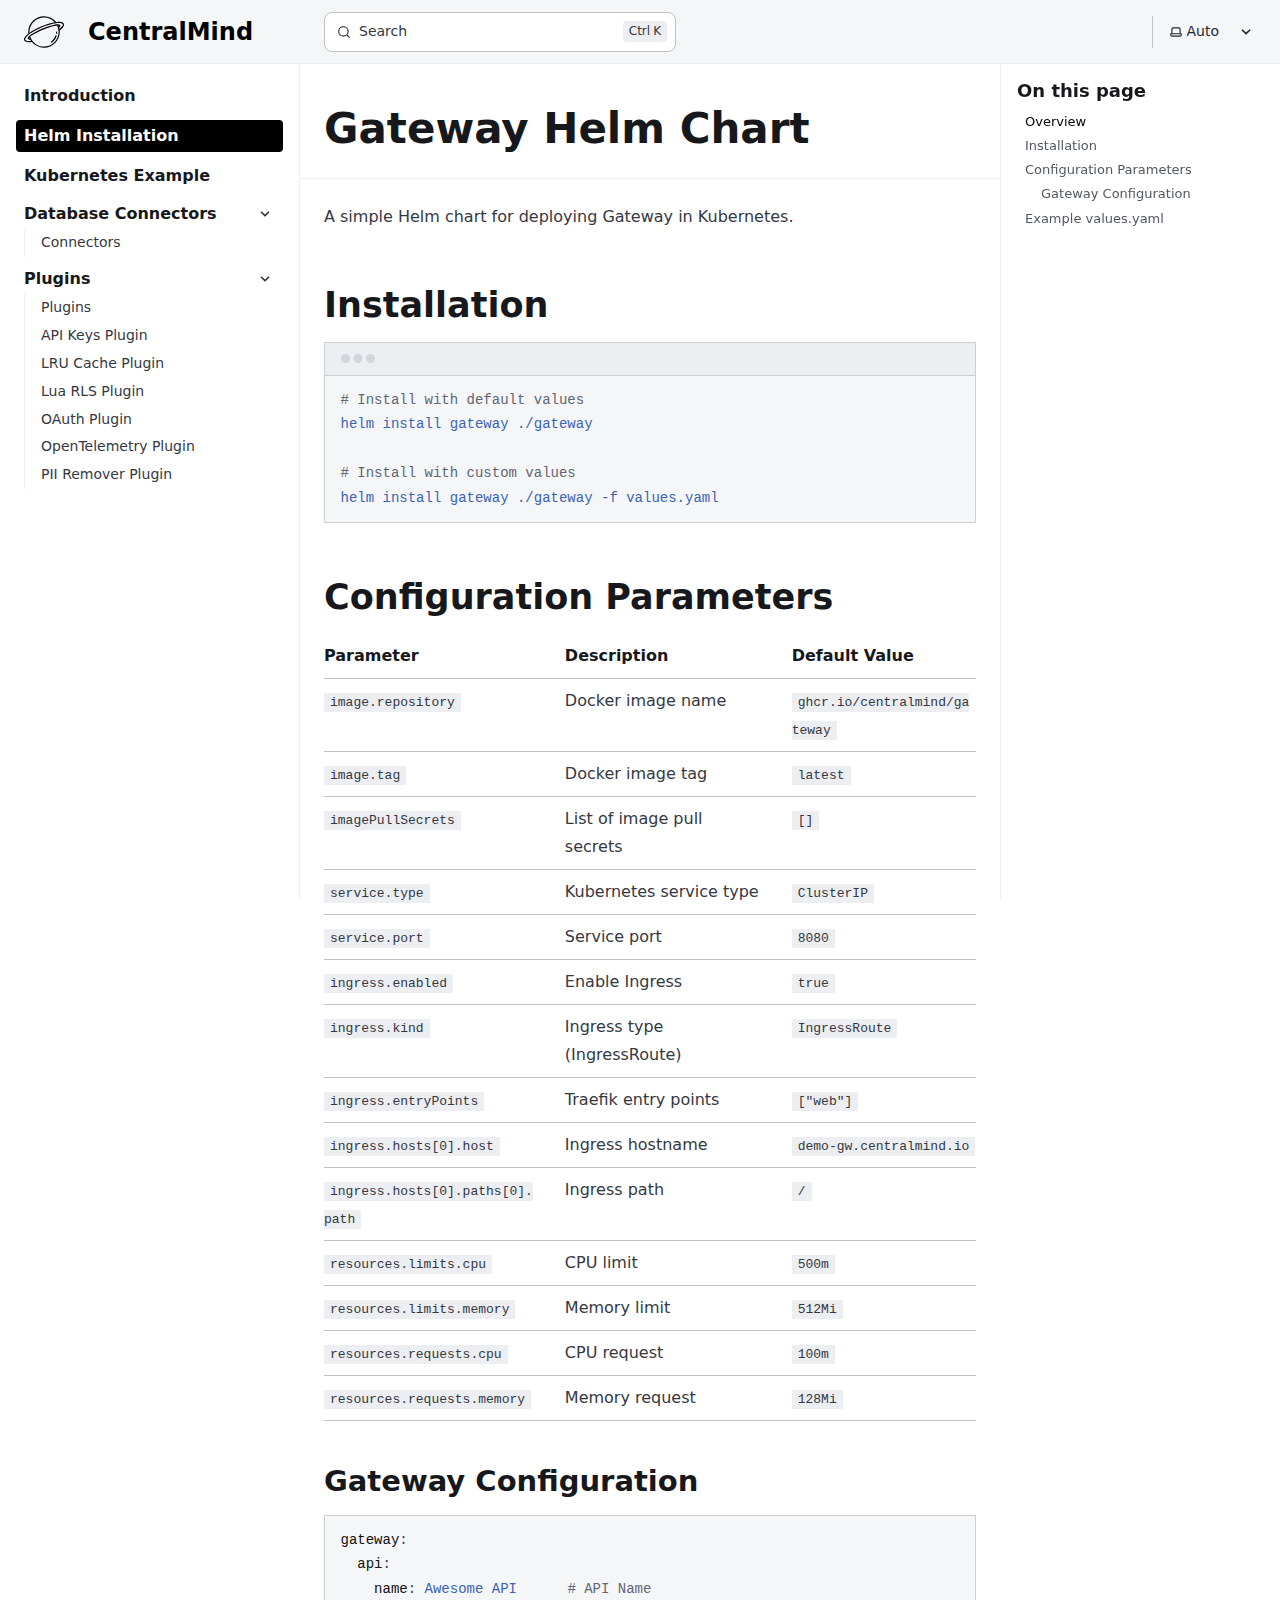
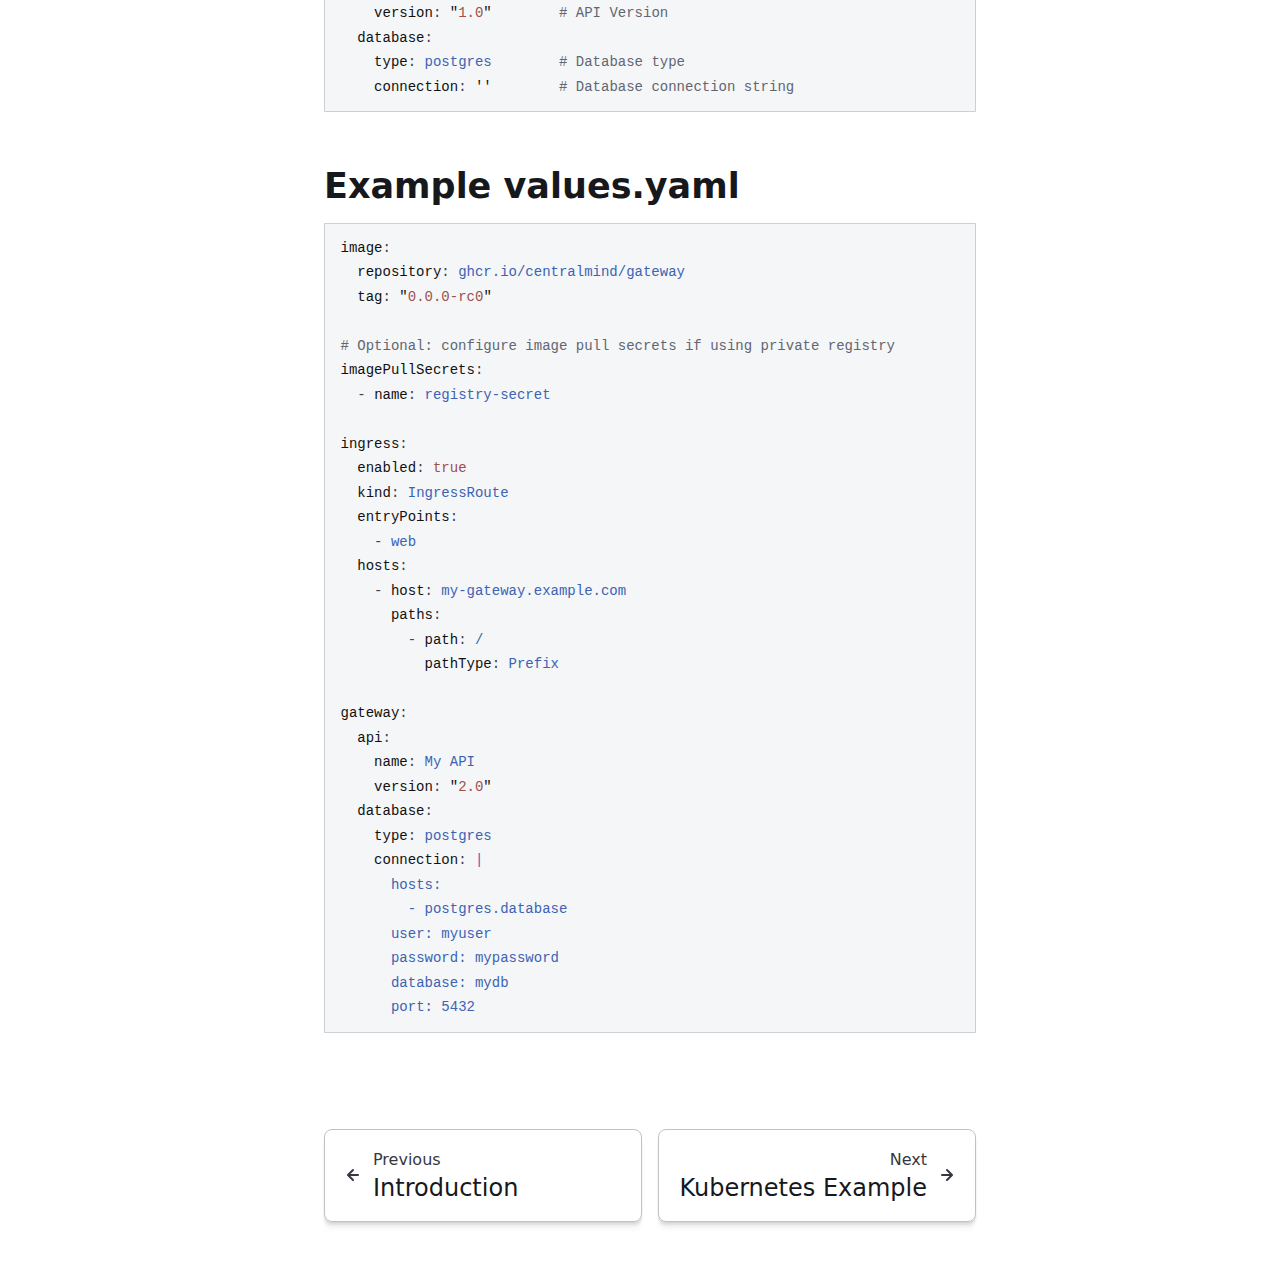
<file: helm/gateway/index.html>
<!DOCTYPE html><html lang="en" dir="ltr" data-has-toc data-has-sidebar data-theme="dark" class="astro-bguv2lll"> <head><meta charset="utf-8"/><meta name="viewport" content="width=device-width, initial-scale=1"/><title>Gateway Helm Chart | CentralMind</title><link rel="canonical" href="https://docs.centralmind.ai/helm/gateway/"/><link rel="sitemap" href="/sitemap-index.xml"/><link rel="shortcut icon" href="/favicon.svg" type="image/svg+xml"/><meta name="generator" content="Astro v4.16.18"/><meta name="generator" content="Starlight v0.29.3"/><meta property="og:title" content="Gateway Helm Chart"/><meta property="og:type" content="article"/><meta property="og:url" content="https://docs.centralmind.ai/helm/gateway/"/><meta property="og:locale" content="en"/><meta property="og:description"/><meta property="og:site_name" content="CentralMind"/><meta name="twitter:card" content="summary_large_image"/><script>
	window.StarlightThemeProvider = (() => {
		const storedTheme =
			typeof localStorage !== 'undefined' && localStorage.getItem('starlight-theme');
		const theme =
			storedTheme ||
			(window.matchMedia('(prefers-color-scheme: light)').matches ? 'light' : 'dark');
		document.documentElement.dataset.theme = theme === 'light' ? 'light' : 'dark';
		return {
			updatePickers(theme = storedTheme || 'auto') {
				document.querySelectorAll('starlight-theme-select').forEach((picker) => {
					const select = picker.querySelector('select');
					if (select) select.value = theme;
					/** @type {HTMLTemplateElement | null} */
					const tmpl = document.querySelector(`#theme-icons`);
					const newIcon = tmpl && tmpl.content.querySelector('.' + theme);
					if (newIcon) {
						const oldIcon = picker.querySelector('svg.label-icon');
						if (oldIcon) {
							oldIcon.replaceChildren(...newIcon.cloneNode(true).childNodes);
						}
					}
				});
			},
		};
	})();
</script><template id="theme-icons"><svg aria-hidden="true" class="light astro-c6vsoqas" width="16" height="16" viewBox="0 0 24 24" fill="currentColor" style="--sl-icon-size: 1em;"><path d="M5 12a1 1 0 0 0-1-1H3a1 1 0 0 0 0 2h1a1 1 0 0 0 1-1Zm.64 5-.71.71a1 1 0 0 0 0 1.41 1 1 0 0 0 1.41 0l.71-.71A1 1 0 0 0 5.64 17ZM12 5a1 1 0 0 0 1-1V3a1 1 0 0 0-2 0v1a1 1 0 0 0 1 1Zm5.66 2.34a1 1 0 0 0 .7-.29l.71-.71a1 1 0 1 0-1.41-1.41l-.66.71a1 1 0 0 0 0 1.41 1 1 0 0 0 .66.29Zm-12-.29a1 1 0 0 0 1.41 0 1 1 0 0 0 0-1.41l-.71-.71a1.004 1.004 0 1 0-1.43 1.41l.73.71ZM21 11h-1a1 1 0 0 0 0 2h1a1 1 0 0 0 0-2Zm-2.64 6A1 1 0 0 0 17 18.36l.71.71a1 1 0 0 0 1.41 0 1 1 0 0 0 0-1.41l-.76-.66ZM12 6.5a5.5 5.5 0 1 0 5.5 5.5A5.51 5.51 0 0 0 12 6.5Zm0 9a3.5 3.5 0 1 1 0-7 3.5 3.5 0 0 1 0 7Zm0 3.5a1 1 0 0 0-1 1v1a1 1 0 0 0 2 0v-1a1 1 0 0 0-1-1Z"/></svg> <svg aria-hidden="true" class="dark astro-c6vsoqas" width="16" height="16" viewBox="0 0 24 24" fill="currentColor" style="--sl-icon-size: 1em;"><path d="M21.64 13a1 1 0 0 0-1.05-.14 8.049 8.049 0 0 1-3.37.73 8.15 8.15 0 0 1-8.14-8.1 8.59 8.59 0 0 1 .25-2A1 1 0 0 0 8 2.36a10.14 10.14 0 1 0 14 11.69 1 1 0 0 0-.36-1.05Zm-9.5 6.69A8.14 8.14 0 0 1 7.08 5.22v.27a10.15 10.15 0 0 0 10.14 10.14 9.784 9.784 0 0 0 2.1-.22 8.11 8.11 0 0 1-7.18 4.32v-.04Z"/></svg> <svg aria-hidden="true" class="auto astro-c6vsoqas" width="16" height="16" viewBox="0 0 24 24" fill="currentColor" style="--sl-icon-size: 1em;"><path d="M21 14h-1V7a3 3 0 0 0-3-3H7a3 3 0 0 0-3 3v7H3a1 1 0 0 0-1 1v2a3 3 0 0 0 3 3h14a3 3 0 0 0 3-3v-2a1 1 0 0 0-1-1ZM6 7a1 1 0 0 1 1-1h10a1 1 0 0 1 1 1v7H6V7Zm14 10a1 1 0 0 1-1 1H5a1 1 0 0 1-1-1v-1h16v1Z"/></svg> </template><link rel="stylesheet" href="/app_assets/index.Cqf8R5QD.css"><script type="module" src="/app_assets/hoisted.U8eH-KuR.js"></script>
<script type="module" src="/app_assets/page.7qqag-5g.js"></script></head> <body class="astro-bguv2lll"> <a href="#_top" class="astro-7q3lir66">Skip to content</a>  <div class="page sl-flex astro-vrdttmbt"> <header class="header astro-vrdttmbt"><div class="header sl-flex astro-kmkmnagf"> <div class="title-wrapper sl-flex astro-kmkmnagf"> <a href="/" class="site-title sl-flex astro-m46x6ez3">  <img class="light:sl-hidden astro-m46x6ez3" alt="" src="/app_assets/logo-dark.DrgF6YFd.svg" width="800" height="800"> <img class="dark:sl-hidden astro-m46x6ez3" alt="" src="/app_assets/logo-light.Zn5zgiDF.svg" width="800" height="800"> <span class="astro-m46x6ez3"> CentralMind </span> </a>  </div> <div class="sl-flex astro-kmkmnagf"> <site-search data-translations="{&#34;placeholder&#34;:&#34;Search&#34;}" class="astro-v37mnknz"> <button data-open-modal disabled aria-label="Search" aria-keyshortcuts="Control+K" class="astro-v37mnknz"> <svg aria-hidden="true" class="astro-v37mnknz astro-c6vsoqas" width="16" height="16" viewBox="0 0 24 24" fill="currentColor" style="--sl-icon-size: 1em;"><path d="M21.71 20.29 18 16.61A9 9 0 1 0 16.61 18l3.68 3.68a.999.999 0 0 0 1.42 0 1 1 0 0 0 0-1.39ZM11 18a7 7 0 1 1 0-14 7 7 0 0 1 0 14Z"/></svg>  <span class="sl-hidden md:sl-block astro-v37mnknz" aria-hidden="true">Search</span> <kbd class="sl-hidden md:sl-flex astro-v37mnknz" style="display: none;"> <kbd class="astro-v37mnknz">Ctrl</kbd><kbd class="astro-v37mnknz">K</kbd> </kbd> </button> <dialog style="padding:0" aria-label="Search" class="astro-v37mnknz"> <div class="dialog-frame sl-flex astro-v37mnknz">  <button data-close-modal class="sl-flex md:sl-hidden astro-v37mnknz"> Cancel </button> <div class="search-container astro-v37mnknz"> <div id="starlight__search" class="astro-v37mnknz"></div> </div> </div> </dialog> </site-search>  <script>
	(() => {
		const openBtn = document.querySelector('button[data-open-modal]');
		const shortcut = openBtn?.querySelector('kbd');
		if (!openBtn || !(shortcut instanceof HTMLElement)) return;
		const platformKey = shortcut.querySelector('kbd');
		if (platformKey && /(Mac|iPhone|iPod|iPad)/i.test(navigator.platform)) {
			platformKey.textContent = '⌘';
			openBtn.setAttribute('aria-keyshortcuts', 'Meta+K');
		}
		shortcut.style.display = '';
	})();
</script>    </div> <div class="sl-hidden md:sl-flex right-group astro-kmkmnagf"> <div class="sl-flex social-icons astro-kmkmnagf">  </div> <starlight-theme-select>  <label style="--sl-select-width: 6.25em" class="astro-4yphtoen"> <span class="sr-only astro-4yphtoen">Select theme</span> <svg aria-hidden="true" class="icon label-icon astro-4yphtoen astro-c6vsoqas" width="16" height="16" viewBox="0 0 24 24" fill="currentColor" style="--sl-icon-size: 1em;"><path d="M21 14h-1V7a3 3 0 0 0-3-3H7a3 3 0 0 0-3 3v7H3a1 1 0 0 0-1 1v2a3 3 0 0 0 3 3h14a3 3 0 0 0 3-3v-2a1 1 0 0 0-1-1ZM6 7a1 1 0 0 1 1-1h10a1 1 0 0 1 1 1v7H6V7Zm14 10a1 1 0 0 1-1 1H5a1 1 0 0 1-1-1v-1h16v1Z"/></svg>  <select value="auto" class="astro-4yphtoen"> <option value="dark" class="astro-4yphtoen">Dark</option><option value="light" class="astro-4yphtoen">Light</option><option value="auto" selected class="astro-4yphtoen">Auto</option> </select> <svg aria-hidden="true" class="icon caret astro-4yphtoen astro-c6vsoqas" width="16" height="16" viewBox="0 0 24 24" fill="currentColor" style="--sl-icon-size: 1em;"><path d="M17 9.17a1 1 0 0 0-1.41 0L12 12.71 8.46 9.17a1 1 0 1 0-1.41 1.42l4.24 4.24a1.002 1.002 0 0 0 1.42 0L17 10.59a1.002 1.002 0 0 0 0-1.42Z"/></svg>  </label>  </starlight-theme-select>  <script>
	StarlightThemeProvider.updatePickers();
</script>   </div> </div> </header> <nav class="sidebar astro-vrdttmbt" aria-label="Main"> <starlight-menu-button class="astro-jif73yzw"> <button aria-expanded="false" aria-label="Menu" aria-controls="starlight__sidebar" class="sl-flex md:sl-hidden astro-jif73yzw"> <svg aria-hidden="true" class="astro-jif73yzw astro-c6vsoqas" width="16" height="16" viewBox="0 0 24 24" fill="currentColor" style="--sl-icon-size: 1em;"><path d="M3 8h18a1 1 0 1 0 0-2H3a1 1 0 0 0 0 2Zm18 8H3a1 1 0 0 0 0 2h18a1 1 0 0 0 0-2Zm0-5H3a1 1 0 0 0 0 2h18a1 1 0 0 0 0-2Z"/></svg>  </button> </starlight-menu-button>    <div id="starlight__sidebar" class="sidebar-pane astro-vrdttmbt"> <div class="sidebar-content sl-flex astro-vrdttmbt"> <sl-sidebar-state-persist data-hash="1x2a02f" class="astro-kku4brbg"> <script aria-hidden="true">
		(() => {
			try {
				if (!matchMedia('(min-width: 50em)').matches) return;
				/** @type {HTMLElement | null} */
				const target = document.querySelector('sl-sidebar-state-persist');
				const state = JSON.parse(sessionStorage.getItem('sl-sidebar-state') || '0');
				if (!target || !state || target.dataset.hash !== state.hash) return;
				window._starlightScrollRestore = state.scroll;
				customElements.define(
					'sl-sidebar-restore',
					class SidebarRestore extends HTMLElement {
						connectedCallback() {
							try {
								const idx = parseInt(this.dataset.index || '');
								const details = this.closest('details');
								if (details && typeof state.open[idx] === 'boolean') details.open = state.open[idx];
							} catch {}
						}
					}
				);
			} catch {}
		})();
	</script>  <ul class="top-level astro-3ii7xxms"> <li class="astro-3ii7xxms"> <a href="/" class="large astro-3ii7xxms"> <span class="astro-3ii7xxms">Introduction</span>  </a> </li><li class="astro-3ii7xxms"> <a href="/helm/gateway" aria-current="page" class="large astro-3ii7xxms"> <span class="astro-3ii7xxms">Helm Installation</span>  </a> </li><li class="astro-3ii7xxms"> <a href="/example/k8s" class="large astro-3ii7xxms"> <span class="astro-3ii7xxms">Kubernetes Example</span>  </a> </li><li class="astro-3ii7xxms"> <details open class="astro-3ii7xxms"> <sl-sidebar-restore data-index="0"></sl-sidebar-restore> <summary class="astro-3ii7xxms"> <div class="group-label astro-3ii7xxms"> <span class="large astro-3ii7xxms">Database Connectors</span>  </div> <svg aria-hidden="true" class="caret astro-3ii7xxms astro-c6vsoqas" width="16" height="16" viewBox="0 0 24 24" fill="currentColor" style="--sl-icon-size: 1.25rem;"><path d="m14.83 11.29-4.24-4.24a1 1 0 1 0-1.42 1.41L12.71 12l-3.54 3.54a1 1 0 0 0 0 1.41 1 1 0 0 0 .71.29 1 1 0 0 0 .71-.29l4.24-4.24a1.002 1.002 0 0 0 0-1.42Z"/></svg>  </summary> <ul class="astro-3ii7xxms"> <li class="astro-3ii7xxms"> <a href="/connectors/" class="astro-3ii7xxms"> <span class="astro-3ii7xxms">Connectors</span>  </a> </li> </ul>  </details> </li><li class="astro-3ii7xxms"> <details open class="astro-3ii7xxms"> <sl-sidebar-restore data-index="1"></sl-sidebar-restore> <summary class="astro-3ii7xxms"> <div class="group-label astro-3ii7xxms"> <span class="large astro-3ii7xxms">Plugins</span>  </div> <svg aria-hidden="true" class="caret astro-3ii7xxms astro-c6vsoqas" width="16" height="16" viewBox="0 0 24 24" fill="currentColor" style="--sl-icon-size: 1.25rem;"><path d="m14.83 11.29-4.24-4.24a1 1 0 1 0-1.42 1.41L12.71 12l-3.54 3.54a1 1 0 0 0 0 1.41 1 1 0 0 0 .71.29 1 1 0 0 0 .71-.29l4.24-4.24a1.002 1.002 0 0 0 0-1.42Z"/></svg>  </summary> <ul class="astro-3ii7xxms"> <li class="astro-3ii7xxms"> <a href="/plugins/" class="astro-3ii7xxms"> <span class="astro-3ii7xxms">Plugins</span>  </a> </li><li class="astro-3ii7xxms"> <a href="/plugins/api_keys/" class="astro-3ii7xxms"> <span class="astro-3ii7xxms">API Keys Plugin</span>  </a> </li><li class="astro-3ii7xxms"> <a href="/plugins/lru_cache/" class="astro-3ii7xxms"> <span class="astro-3ii7xxms">LRU Cache Plugin</span>  </a> </li><li class="astro-3ii7xxms"> <a href="/plugins/lua_rls/" class="astro-3ii7xxms"> <span class="astro-3ii7xxms">Lua RLS Plugin</span>  </a> </li><li class="astro-3ii7xxms"> <a href="/plugins/oauth/" class="astro-3ii7xxms"> <span class="astro-3ii7xxms">OAuth Plugin</span>  </a> </li><li class="astro-3ii7xxms"> <a href="/plugins/otel/" class="astro-3ii7xxms"> <span class="astro-3ii7xxms">OpenTelemetry Plugin</span>  </a> </li><li class="astro-3ii7xxms"> <a href="/plugins/pii_remover/" class="astro-3ii7xxms"> <span class="astro-3ii7xxms">PII Remover Plugin</span>  </a> </li> </ul>  </details> </li> </ul>   <script aria-hidden="true">
		(() => {
			const scroller = document.getElementById('starlight__sidebar');
			if (!window._starlightScrollRestore || !scroller) return;
			scroller.scrollTop = window._starlightScrollRestore;
			delete window._starlightScrollRestore;
		})();
	</script> </sl-sidebar-state-persist>  <div class="md:sl-hidden"> <div class="mobile-preferences sl-flex astro-wu23bvmt"> <div class="sl-flex social-icons astro-wu23bvmt">  </div> <starlight-theme-select>  <label style="--sl-select-width: 6.25em" class="astro-4yphtoen"> <span class="sr-only astro-4yphtoen">Select theme</span> <svg aria-hidden="true" class="icon label-icon astro-4yphtoen astro-c6vsoqas" width="16" height="16" viewBox="0 0 24 24" fill="currentColor" style="--sl-icon-size: 1em;"><path d="M21 14h-1V7a3 3 0 0 0-3-3H7a3 3 0 0 0-3 3v7H3a1 1 0 0 0-1 1v2a3 3 0 0 0 3 3h14a3 3 0 0 0 3-3v-2a1 1 0 0 0-1-1ZM6 7a1 1 0 0 1 1-1h10a1 1 0 0 1 1 1v7H6V7Zm14 10a1 1 0 0 1-1 1H5a1 1 0 0 1-1-1v-1h16v1Z"/></svg>  <select value="auto" class="astro-4yphtoen"> <option value="dark" class="astro-4yphtoen">Dark</option><option value="light" class="astro-4yphtoen">Light</option><option value="auto" selected class="astro-4yphtoen">Auto</option> </select> <svg aria-hidden="true" class="icon caret astro-4yphtoen astro-c6vsoqas" width="16" height="16" viewBox="0 0 24 24" fill="currentColor" style="--sl-icon-size: 1em;"><path d="M17 9.17a1 1 0 0 0-1.41 0L12 12.71 8.46 9.17a1 1 0 1 0-1.41 1.42l4.24 4.24a1.002 1.002 0 0 0 1.42 0L17 10.59a1.002 1.002 0 0 0 0-1.42Z"/></svg>  </label>  </starlight-theme-select>  <script>
	StarlightThemeProvider.updatePickers();
</script>   </div>  </div> </div> </div> </nav> <div class="main-frame astro-vrdttmbt">   <div class="lg:sl-flex astro-67yu43on"> <aside class="right-sidebar-container astro-67yu43on"> <div class="right-sidebar astro-67yu43on"> <div class="lg:sl-hidden astro-pb3aqygn"><mobile-starlight-toc data-min-h="2" data-max-h="3" class="astro-doynk5tl"><nav aria-labelledby="starlight__on-this-page--mobile" class="astro-doynk5tl"><details id="starlight__mobile-toc" class="astro-doynk5tl"><summary id="starlight__on-this-page--mobile" class="sl-flex astro-doynk5tl"><div class="toggle sl-flex astro-doynk5tl">On this page<svg aria-hidden="true" class="caret astro-doynk5tl astro-c6vsoqas" width="16" height="16" viewBox="0 0 24 24" fill="currentColor" style="--sl-icon-size: 1rem;"><path d="m14.83 11.29-4.24-4.24a1 1 0 1 0-1.42 1.41L12.71 12l-3.54 3.54a1 1 0 0 0 0 1.41 1 1 0 0 0 .71.29 1 1 0 0 0 .71-.29l4.24-4.24a1.002 1.002 0 0 0 0-1.42Z"/></svg> </div><span class="display-current astro-doynk5tl"></span></summary><div class="dropdown astro-doynk5tl"><ul class="isMobile astro-g2bywc46" style="--depth: 0;"> <li class="astro-g2bywc46" style="--depth: 0;"> <a href="#_top" class="astro-g2bywc46" style="--depth: 0;"> <span class="astro-g2bywc46" style="--depth: 0;">Overview</span> </a>  </li><li class="astro-g2bywc46" style="--depth: 0;"> <a href="#installation" class="astro-g2bywc46" style="--depth: 0;"> <span class="astro-g2bywc46" style="--depth: 0;">Installation</span> </a>  </li><li class="astro-g2bywc46" style="--depth: 0;"> <a href="#configuration-parameters" class="astro-g2bywc46" style="--depth: 0;"> <span class="astro-g2bywc46" style="--depth: 0;">Configuration Parameters</span> </a> <ul class="isMobile astro-g2bywc46" style="--depth: 1;"> <li class="astro-g2bywc46" style="--depth: 1;"> <a href="#gateway-configuration" class="astro-g2bywc46" style="--depth: 1;"> <span class="astro-g2bywc46" style="--depth: 1;">Gateway Configuration</span> </a>  </li> </ul>  </li><li class="astro-g2bywc46" style="--depth: 0;"> <a href="#example-valuesyaml" class="astro-g2bywc46" style="--depth: 0;"> <span class="astro-g2bywc46" style="--depth: 0;">Example values.yaml</span> </a>  </li> </ul> </div></details></nav></mobile-starlight-toc></div><div class="right-sidebar-panel sl-hidden lg:sl-block astro-pb3aqygn"><div class="sl-container astro-pb3aqygn"><starlight-toc data-min-h="2" data-max-h="3"><nav aria-labelledby="starlight__on-this-page"><h2 id="starlight__on-this-page">On this page</h2><ul class="astro-g2bywc46" style="--depth: 0;"> <li class="astro-g2bywc46" style="--depth: 0;"> <a href="#_top" class="astro-g2bywc46" style="--depth: 0;"> <span class="astro-g2bywc46" style="--depth: 0;">Overview</span> </a>  </li><li class="astro-g2bywc46" style="--depth: 0;"> <a href="#installation" class="astro-g2bywc46" style="--depth: 0;"> <span class="astro-g2bywc46" style="--depth: 0;">Installation</span> </a>  </li><li class="astro-g2bywc46" style="--depth: 0;"> <a href="#configuration-parameters" class="astro-g2bywc46" style="--depth: 0;"> <span class="astro-g2bywc46" style="--depth: 0;">Configuration Parameters</span> </a> <ul class="astro-g2bywc46" style="--depth: 1;"> <li class="astro-g2bywc46" style="--depth: 1;"> <a href="#gateway-configuration" class="astro-g2bywc46" style="--depth: 1;"> <span class="astro-g2bywc46" style="--depth: 1;">Gateway Configuration</span> </a>  </li> </ul>  </li><li class="astro-g2bywc46" style="--depth: 0;"> <a href="#example-valuesyaml" class="astro-g2bywc46" style="--depth: 0;"> <span class="astro-g2bywc46" style="--depth: 0;">Example values.yaml</span> </a>  </li> </ul> </nav></starlight-toc></div></div> </div> </aside> <div class="main-pane astro-67yu43on">  <main data-pagefind-body lang="en" dir="ltr" class="astro-bguv2lll">    <div class="content-panel astro-7nkwcw3z"> <div class="sl-container astro-7nkwcw3z"> <h1 id="_top" class="astro-j6tvhyss">Gateway Helm Chart</h1>  </div> </div>  <div class="content-panel astro-7nkwcw3z"> <div class="sl-container astro-7nkwcw3z"> <div class="sl-markdown-content"> <p>A simple Helm chart for deploying Gateway in Kubernetes.</p>
<h2 id="installation">Installation</h2>
<div class="expressive-code"><link rel="stylesheet" href="/app_assets/ec.j8ofn.css"><script type="module" src="/app_assets/ec.8zarh.js"></script><figure class="frame is-terminal not-content"><figcaption class="header"><span class="title"></span><span class="sr-only">Terminal window</span></figcaption><pre data-language="bash"><code><div class="ec-line"><div class="code"><span style="--0:#809191;--1:#616671"># Install with default values</span></div></div><div class="ec-line"><div class="code"><span style="--0:#82AAFF;--1:#3C63B3">helm</span><span style="--0:#D6DEEB;--1:#403F53"> </span><span style="--0:#ECC48D;--1:#3C63B3">install</span><span style="--0:#D6DEEB;--1:#403F53"> </span><span style="--0:#ECC48D;--1:#3C63B3">gateway</span><span style="--0:#D6DEEB;--1:#403F53"> </span><span style="--0:#ECC48D;--1:#3C63B3">./gateway</span></div></div><div class="ec-line"><div class="code">
</div></div><div class="ec-line"><div class="code"><span style="--0:#809191;--1:#616671"># Install with custom values</span></div></div><div class="ec-line"><div class="code"><span style="--0:#82AAFF;--1:#3C63B3">helm</span><span style="--0:#D6DEEB;--1:#403F53"> </span><span style="--0:#ECC48D;--1:#3C63B3">install</span><span style="--0:#D6DEEB;--1:#403F53"> </span><span style="--0:#ECC48D;--1:#3C63B3">gateway</span><span style="--0:#D6DEEB;--1:#403F53"> </span><span style="--0:#ECC48D;--1:#3C63B3">./gateway</span><span style="--0:#D6DEEB;--1:#403F53"> </span><span style="--0:#82AAFF;--1:#3C63B3">-f</span><span style="--0:#D6DEEB;--1:#403F53"> </span><span style="--0:#ECC48D;--1:#3C63B3">values.yaml</span></div></div></code></pre><div class="copy"><button title="Copy to clipboard" data-copied="Copied!" data-code="helm install gateway ./gatewayhelm install gateway ./gateway -f values.yaml"><div></div></button></div></figure></div>
<h2 id="configuration-parameters">Configuration Parameters</h2>
















































































<table><thead><tr><th>Parameter</th><th>Description</th><th>Default Value</th></tr></thead><tbody><tr><td><code dir="auto">image.repository</code></td><td>Docker image name</td><td><code dir="auto">ghcr.io/centralmind/gateway</code></td></tr><tr><td><code dir="auto">image.tag</code></td><td>Docker image tag</td><td><code dir="auto">latest</code></td></tr><tr><td><code dir="auto">imagePullSecrets</code></td><td>List of image pull secrets</td><td><code dir="auto">[]</code></td></tr><tr><td><code dir="auto">service.type</code></td><td>Kubernetes service type</td><td><code dir="auto">ClusterIP</code></td></tr><tr><td><code dir="auto">service.port</code></td><td>Service port</td><td><code dir="auto">8080</code></td></tr><tr><td><code dir="auto">ingress.enabled</code></td><td>Enable Ingress</td><td><code dir="auto">true</code></td></tr><tr><td><code dir="auto">ingress.kind</code></td><td>Ingress type (IngressRoute)</td><td><code dir="auto">IngressRoute</code></td></tr><tr><td><code dir="auto">ingress.entryPoints</code></td><td>Traefik entry points</td><td><code dir="auto">["web"]</code></td></tr><tr><td><code dir="auto">ingress.hosts[0].host</code></td><td>Ingress hostname</td><td><code dir="auto">demo-gw.centralmind.io</code></td></tr><tr><td><code dir="auto">ingress.hosts[0].paths[0].path</code></td><td>Ingress path</td><td><code dir="auto">/</code></td></tr><tr><td><code dir="auto">resources.limits.cpu</code></td><td>CPU limit</td><td><code dir="auto">500m</code></td></tr><tr><td><code dir="auto">resources.limits.memory</code></td><td>Memory limit</td><td><code dir="auto">512Mi</code></td></tr><tr><td><code dir="auto">resources.requests.cpu</code></td><td>CPU request</td><td><code dir="auto">100m</code></td></tr><tr><td><code dir="auto">resources.requests.memory</code></td><td>Memory request</td><td><code dir="auto">128Mi</code></td></tr></tbody></table>
<h3 id="gateway-configuration">Gateway Configuration</h3>
<div class="expressive-code"><figure class="frame not-content"><figcaption class="header"></figcaption><pre data-language="yaml"><code><div class="ec-line"><div class="code"><span style="--0:#7FDBCA;--1:#111111">gateway</span><span style="--0:#D6DEEB;--1:#403F53">:</span></div></div><div class="ec-line"><div class="code"><span class="indent">  </span><span style="--0:#7FDBCA;--1:#111111">api</span><span style="--0:#D6DEEB;--1:#403F53">:</span></div></div><div class="ec-line"><div class="code"><span class="indent">    </span><span style="--0:#7FDBCA;--1:#111111">name</span><span style="--0:#D6DEEB;--1:#403F53">: </span><span style="--0:#ECC48D;--1:#3C63B3">Awesome API</span><span style="--0:#D6DEEB;--1:#403F53">      </span><span style="--0:#809191;--1:#616671"># API Name</span></div></div><div class="ec-line"><div class="code"><span class="indent">    </span><span style="--0:#7FDBCA;--1:#111111">version</span><span style="--0:#D6DEEB;--1:#403F53">: </span><span style="--0:#D9F5DD;--1:#111111">"</span><span style="--0:#ECC48D;--1:#9B504E">1.0</span><span style="--0:#D9F5DD;--1:#111111">"</span><span style="--0:#D6DEEB;--1:#403F53">        </span><span style="--0:#809191;--1:#616671"># API Version</span></div></div><div class="ec-line"><div class="code"><span class="indent">  </span><span style="--0:#7FDBCA;--1:#111111">database</span><span style="--0:#D6DEEB;--1:#403F53">:</span></div></div><div class="ec-line"><div class="code"><span class="indent">    </span><span style="--0:#7FDBCA;--1:#111111">type</span><span style="--0:#D6DEEB;--1:#403F53">: </span><span style="--0:#ECC48D;--1:#3C63B3">postgres</span><span style="--0:#D6DEEB;--1:#403F53">        </span><span style="--0:#809191;--1:#616671"># Database type</span></div></div><div class="ec-line"><div class="code"><span class="indent">    </span><span style="--0:#7FDBCA;--1:#111111">connection</span><span style="--0:#D6DEEB;--1:#403F53">: </span><span style="--0:#D9F5DD;--1:#111111">''</span><span style="--0:#D6DEEB;--1:#403F53">        </span><span style="--0:#809191;--1:#616671"># Database connection string</span></div></div></code></pre><div class="copy"><button title="Copy to clipboard" data-copied="Copied!" data-code="gateway:  api:    name: Awesome API      # API Name    version: &#x22;1.0&#x22;        # API Version  database:    type: postgres        # Database type    connection: &#x27;&#x27;        # Database connection string"><div></div></button></div></figure></div>
<h2 id="example-valuesyaml">Example values.yaml</h2>
<div class="expressive-code"><figure class="frame not-content"><figcaption class="header"></figcaption><pre data-language="yaml"><code><div class="ec-line"><div class="code"><span style="--0:#7FDBCA;--1:#111111">image</span><span style="--0:#D6DEEB;--1:#403F53">:</span></div></div><div class="ec-line"><div class="code"><span class="indent">  </span><span style="--0:#7FDBCA;--1:#111111">repository</span><span style="--0:#D6DEEB;--1:#403F53">: </span><span style="--0:#ECC48D;--1:#3C63B3">ghcr.io/centralmind/gateway</span></div></div><div class="ec-line"><div class="code"><span class="indent">  </span><span style="--0:#7FDBCA;--1:#111111">tag</span><span style="--0:#D6DEEB;--1:#403F53">: </span><span style="--0:#D9F5DD;--1:#111111">"</span><span style="--0:#ECC48D;--1:#9B504E">0.0.0-rc0</span><span style="--0:#D9F5DD;--1:#111111">"</span></div></div><div class="ec-line"><div class="code">
</div></div><div class="ec-line"><div class="code"><span style="--0:#809191;--1:#616671"># Optional: configure image pull secrets if using private registry</span></div></div><div class="ec-line"><div class="code"><span style="--0:#7FDBCA;--1:#111111">imagePullSecrets</span><span style="--0:#D6DEEB;--1:#403F53">:</span></div></div><div class="ec-line"><div class="code"><span class="indent"><span style="--0:#D6DEEB;--1:#403F53">  </span></span><span style="--0:#D6DEEB;--1:#403F53">- </span><span style="--0:#7FDBCA;--1:#111111">name</span><span style="--0:#D6DEEB;--1:#403F53">: </span><span style="--0:#ECC48D;--1:#3C63B3">registry-secret</span></div></div><div class="ec-line"><div class="code">
</div></div><div class="ec-line"><div class="code"><span style="--0:#7FDBCA;--1:#111111">ingress</span><span style="--0:#D6DEEB;--1:#403F53">:</span></div></div><div class="ec-line"><div class="code"><span class="indent">  </span><span style="--0:#7FDBCA;--1:#111111">enabled</span><span style="--0:#D6DEEB;--1:#403F53">: </span><span style="--0:#FF5874;--1:#A54A4A">true</span></div></div><div class="ec-line"><div class="code"><span class="indent">  </span><span style="--0:#7FDBCA;--1:#111111">kind</span><span style="--0:#D6DEEB;--1:#403F53">: </span><span style="--0:#ECC48D;--1:#3C63B3">IngressRoute</span></div></div><div class="ec-line"><div class="code"><span class="indent">  </span><span style="--0:#7FDBCA;--1:#111111">entryPoints</span><span style="--0:#D6DEEB;--1:#403F53">:</span></div></div><div class="ec-line"><div class="code"><span class="indent"><span style="--0:#D6DEEB;--1:#403F53">    </span></span><span style="--0:#D6DEEB;--1:#403F53">- </span><span style="--0:#ECC48D;--1:#3C63B3">web</span></div></div><div class="ec-line"><div class="code"><span class="indent">  </span><span style="--0:#7FDBCA;--1:#111111">hosts</span><span style="--0:#D6DEEB;--1:#403F53">:</span></div></div><div class="ec-line"><div class="code"><span class="indent"><span style="--0:#D6DEEB;--1:#403F53">    </span></span><span style="--0:#D6DEEB;--1:#403F53">- </span><span style="--0:#7FDBCA;--1:#111111">host</span><span style="--0:#D6DEEB;--1:#403F53">: </span><span style="--0:#ECC48D;--1:#3C63B3">my-gateway.example.com</span></div></div><div class="ec-line"><div class="code"><span class="indent">      </span><span style="--0:#7FDBCA;--1:#111111">paths</span><span style="--0:#D6DEEB;--1:#403F53">:</span></div></div><div class="ec-line"><div class="code"><span class="indent"><span style="--0:#D6DEEB;--1:#403F53">        </span></span><span style="--0:#D6DEEB;--1:#403F53">- </span><span style="--0:#7FDBCA;--1:#111111">path</span><span style="--0:#D6DEEB;--1:#403F53">: </span><span style="--0:#ECC48D;--1:#3C63B3">/</span></div></div><div class="ec-line"><div class="code"><span class="indent">          </span><span style="--0:#7FDBCA;--1:#111111">pathType</span><span style="--0:#D6DEEB;--1:#403F53">: </span><span style="--0:#ECC48D;--1:#3C63B3">Prefix</span></div></div><div class="ec-line"><div class="code">
</div></div><div class="ec-line"><div class="code"><span style="--0:#7FDBCA;--1:#111111">gateway</span><span style="--0:#D6DEEB;--1:#403F53">:</span></div></div><div class="ec-line"><div class="code"><span class="indent">  </span><span style="--0:#7FDBCA;--1:#111111">api</span><span style="--0:#D6DEEB;--1:#403F53">:</span></div></div><div class="ec-line"><div class="code"><span class="indent">    </span><span style="--0:#7FDBCA;--1:#111111">name</span><span style="--0:#D6DEEB;--1:#403F53">: </span><span style="--0:#ECC48D;--1:#3C63B3">My API</span></div></div><div class="ec-line"><div class="code"><span class="indent">    </span><span style="--0:#7FDBCA;--1:#111111">version</span><span style="--0:#D6DEEB;--1:#403F53">: </span><span style="--0:#D9F5DD;--1:#111111">"</span><span style="--0:#ECC48D;--1:#9B504E">2.0</span><span style="--0:#D9F5DD;--1:#111111">"</span></div></div><div class="ec-line"><div class="code"><span class="indent">  </span><span style="--0:#7FDBCA;--1:#111111">database</span><span style="--0:#D6DEEB;--1:#403F53">:</span></div></div><div class="ec-line"><div class="code"><span class="indent">    </span><span style="--0:#7FDBCA;--1:#111111">type</span><span style="--0:#D6DEEB;--1:#403F53">: </span><span style="--0:#ECC48D;--1:#3C63B3">postgres</span></div></div><div class="ec-line"><div class="code"><span class="indent">    </span><span style="--0:#7FDBCA;--1:#111111">connection</span><span style="--0:#D6DEEB;--1:#403F53">: </span><span style="--0:#C792EA;--1:#8D46B4">|</span></div></div><div class="ec-line"><div class="code"><span class="indent"><span style="--0:#ECC48D;--1:#3C63B3">      </span></span><span style="--0:#ECC48D;--1:#3C63B3">hosts:</span></div></div><div class="ec-line"><div class="code"><span class="indent"><span style="--0:#ECC48D;--1:#3C63B3">        </span></span><span style="--0:#ECC48D;--1:#3C63B3">- postgres.database</span></div></div><div class="ec-line"><div class="code"><span class="indent"><span style="--0:#ECC48D;--1:#3C63B3">      </span></span><span style="--0:#ECC48D;--1:#3C63B3">user: myuser</span></div></div><div class="ec-line"><div class="code"><span class="indent"><span style="--0:#ECC48D;--1:#3C63B3">      </span></span><span style="--0:#ECC48D;--1:#3C63B3">password: mypassword</span></div></div><div class="ec-line"><div class="code"><span class="indent"><span style="--0:#ECC48D;--1:#3C63B3">      </span></span><span style="--0:#ECC48D;--1:#3C63B3">database: mydb</span></div></div><div class="ec-line"><div class="code"><span class="indent"><span style="--0:#ECC48D;--1:#3C63B3">      </span></span><span style="--0:#ECC48D;--1:#3C63B3">port: 5432</span></div></div></code></pre><div class="copy"><button title="Copy to clipboard" data-copied="Copied!" data-code="image:  repository: ghcr.io/centralmind/gateway  tag: &#x22;0.0.0-rc0&#x22;# Optional: configure image pull secrets if using private registryimagePullSecrets:  - name: registry-secretingress:  enabled: true  kind: IngressRoute  entryPoints:    - web  hosts:    - host: my-gateway.example.com      paths:        - path: /          pathType: Prefixgateway:  api:    name: My API    version: &#x22;2.0&#x22;  database:    type: postgres    connection: |      hosts:        - postgres.database      user: myuser      password: mypassword      database: mydb      port: 5432"><div></div></button></div></figure></div> </div> <footer class="sl-flex astro-3yyafb3n"> <div class="meta sl-flex astro-3yyafb3n">   </div> <div class="pagination-links astro-u2l5gyhi" dir="ltr"> <a href="/" rel="prev" class="astro-u2l5gyhi"> <svg aria-hidden="true" class="astro-u2l5gyhi astro-c6vsoqas" width="16" height="16" viewBox="0 0 24 24" fill="currentColor" style="--sl-icon-size: 1.5rem;"><path d="M17 11H9.41l3.3-3.29a1.004 1.004 0 1 0-1.42-1.42l-5 5a1 1 0 0 0-.21.33 1 1 0 0 0 0 .76 1 1 0 0 0 .21.33l5 5a1.002 1.002 0 0 0 1.639-.325 1 1 0 0 0-.219-1.095L9.41 13H17a1 1 0 0 0 0-2Z"/></svg>  <span class="astro-u2l5gyhi"> Previous <br class="astro-u2l5gyhi"> <span class="link-title astro-u2l5gyhi">Introduction</span> </span> </a> <a href="/example/k8s" rel="next" class="astro-u2l5gyhi"> <svg aria-hidden="true" class="astro-u2l5gyhi astro-c6vsoqas" width="16" height="16" viewBox="0 0 24 24" fill="currentColor" style="--sl-icon-size: 1.5rem;"><path d="M17.92 11.62a1.001 1.001 0 0 0-.21-.33l-5-5a1.003 1.003 0 1 0-1.42 1.42l3.3 3.29H7a1 1 0 0 0 0 2h7.59l-3.3 3.29a1.002 1.002 0 0 0 .325 1.639 1 1 0 0 0 1.095-.219l5-5a1 1 0 0 0 .21-.33 1 1 0 0 0 0-.76Z"/></svg>  <span class="astro-u2l5gyhi"> Next <br class="astro-u2l5gyhi"> <span class="link-title astro-u2l5gyhi">Kubernetes Example</span> </span> </a> </div>   </footer>  </div> </div>   </main> </div> </div>  </div> </div>  </body></html>
</file>
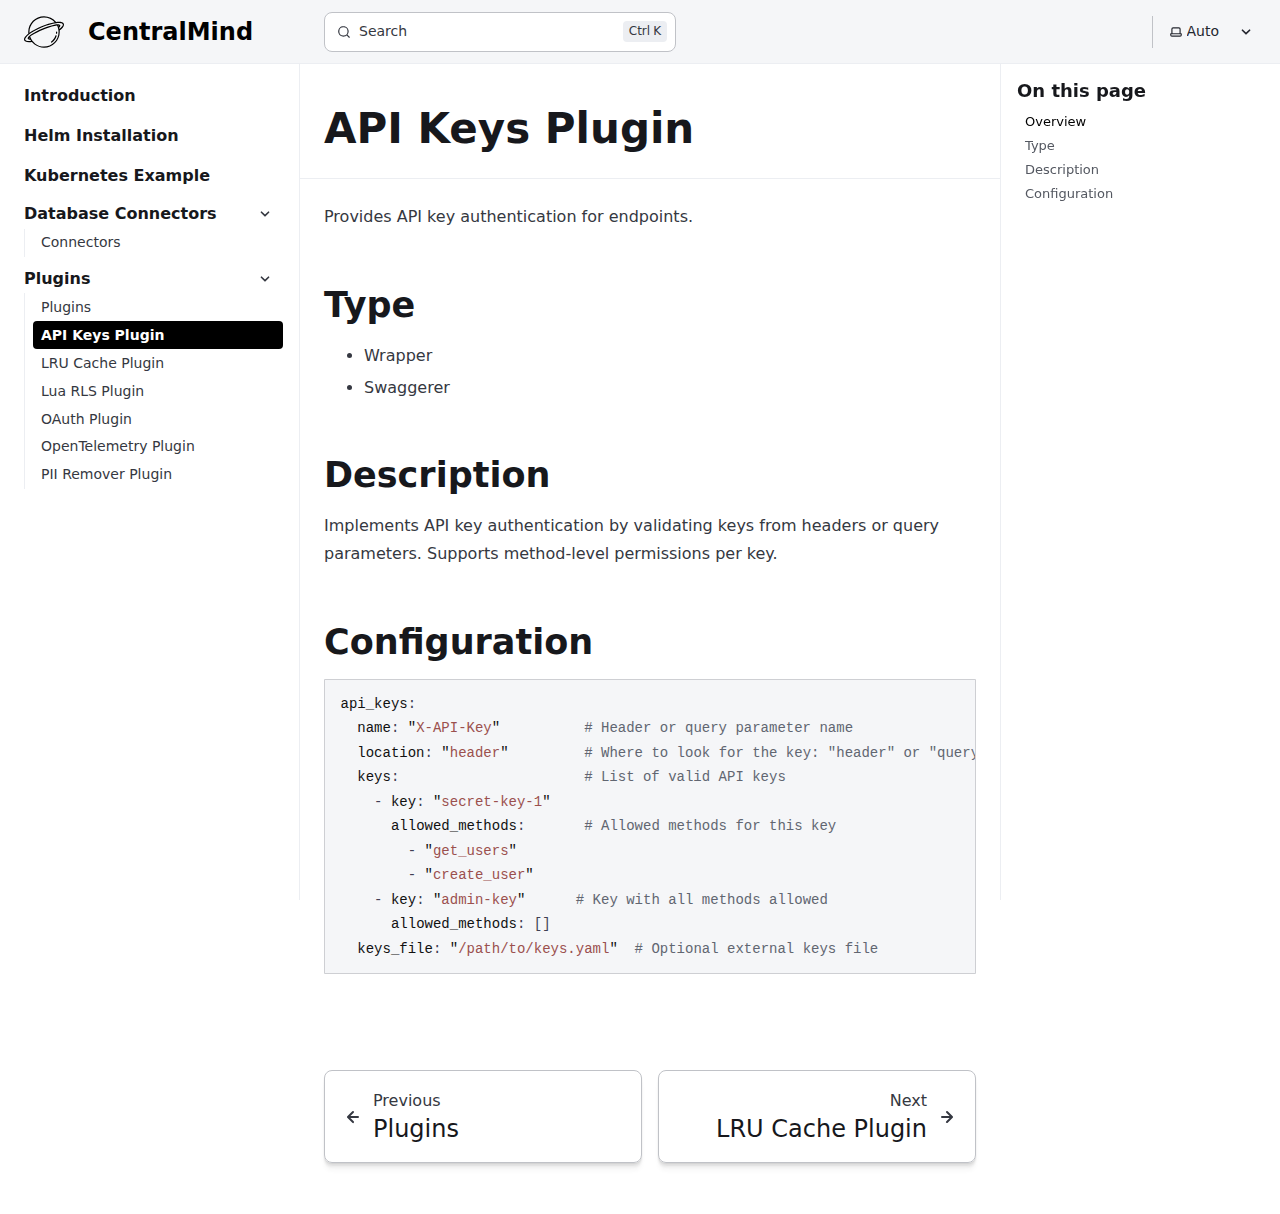
<file: plugins/api_keys/index.html>
<!DOCTYPE html><html lang="en" dir="ltr" data-has-toc data-has-sidebar data-theme="dark" class="astro-bguv2lll"> <head><meta charset="utf-8"/><meta name="viewport" content="width=device-width, initial-scale=1"/><title>API Keys Plugin | CentralMind</title><link rel="canonical" href="https://docs.centralmind.ai/plugins/api_keys/"/><link rel="sitemap" href="/sitemap-index.xml"/><link rel="shortcut icon" href="/favicon.svg" type="image/svg+xml"/><meta name="generator" content="Astro v4.16.18"/><meta name="generator" content="Starlight v0.29.3"/><meta property="og:title" content="API Keys Plugin"/><meta property="og:type" content="article"/><meta property="og:url" content="https://docs.centralmind.ai/plugins/api_keys/"/><meta property="og:locale" content="en"/><meta property="og:description"/><meta property="og:site_name" content="CentralMind"/><meta name="twitter:card" content="summary_large_image"/><script>
	window.StarlightThemeProvider = (() => {
		const storedTheme =
			typeof localStorage !== 'undefined' && localStorage.getItem('starlight-theme');
		const theme =
			storedTheme ||
			(window.matchMedia('(prefers-color-scheme: light)').matches ? 'light' : 'dark');
		document.documentElement.dataset.theme = theme === 'light' ? 'light' : 'dark';
		return {
			updatePickers(theme = storedTheme || 'auto') {
				document.querySelectorAll('starlight-theme-select').forEach((picker) => {
					const select = picker.querySelector('select');
					if (select) select.value = theme;
					/** @type {HTMLTemplateElement | null} */
					const tmpl = document.querySelector(`#theme-icons`);
					const newIcon = tmpl && tmpl.content.querySelector('.' + theme);
					if (newIcon) {
						const oldIcon = picker.querySelector('svg.label-icon');
						if (oldIcon) {
							oldIcon.replaceChildren(...newIcon.cloneNode(true).childNodes);
						}
					}
				});
			},
		};
	})();
</script><template id="theme-icons"><svg aria-hidden="true" class="light astro-c6vsoqas" width="16" height="16" viewBox="0 0 24 24" fill="currentColor" style="--sl-icon-size: 1em;"><path d="M5 12a1 1 0 0 0-1-1H3a1 1 0 0 0 0 2h1a1 1 0 0 0 1-1Zm.64 5-.71.71a1 1 0 0 0 0 1.41 1 1 0 0 0 1.41 0l.71-.71A1 1 0 0 0 5.64 17ZM12 5a1 1 0 0 0 1-1V3a1 1 0 0 0-2 0v1a1 1 0 0 0 1 1Zm5.66 2.34a1 1 0 0 0 .7-.29l.71-.71a1 1 0 1 0-1.41-1.41l-.66.71a1 1 0 0 0 0 1.41 1 1 0 0 0 .66.29Zm-12-.29a1 1 0 0 0 1.41 0 1 1 0 0 0 0-1.41l-.71-.71a1.004 1.004 0 1 0-1.43 1.41l.73.71ZM21 11h-1a1 1 0 0 0 0 2h1a1 1 0 0 0 0-2Zm-2.64 6A1 1 0 0 0 17 18.36l.71.71a1 1 0 0 0 1.41 0 1 1 0 0 0 0-1.41l-.76-.66ZM12 6.5a5.5 5.5 0 1 0 5.5 5.5A5.51 5.51 0 0 0 12 6.5Zm0 9a3.5 3.5 0 1 1 0-7 3.5 3.5 0 0 1 0 7Zm0 3.5a1 1 0 0 0-1 1v1a1 1 0 0 0 2 0v-1a1 1 0 0 0-1-1Z"/></svg> <svg aria-hidden="true" class="dark astro-c6vsoqas" width="16" height="16" viewBox="0 0 24 24" fill="currentColor" style="--sl-icon-size: 1em;"><path d="M21.64 13a1 1 0 0 0-1.05-.14 8.049 8.049 0 0 1-3.37.73 8.15 8.15 0 0 1-8.14-8.1 8.59 8.59 0 0 1 .25-2A1 1 0 0 0 8 2.36a10.14 10.14 0 1 0 14 11.69 1 1 0 0 0-.36-1.05Zm-9.5 6.69A8.14 8.14 0 0 1 7.08 5.22v.27a10.15 10.15 0 0 0 10.14 10.14 9.784 9.784 0 0 0 2.1-.22 8.11 8.11 0 0 1-7.18 4.32v-.04Z"/></svg> <svg aria-hidden="true" class="auto astro-c6vsoqas" width="16" height="16" viewBox="0 0 24 24" fill="currentColor" style="--sl-icon-size: 1em;"><path d="M21 14h-1V7a3 3 0 0 0-3-3H7a3 3 0 0 0-3 3v7H3a1 1 0 0 0-1 1v2a3 3 0 0 0 3 3h14a3 3 0 0 0 3-3v-2a1 1 0 0 0-1-1ZM6 7a1 1 0 0 1 1-1h10a1 1 0 0 1 1 1v7H6V7Zm14 10a1 1 0 0 1-1 1H5a1 1 0 0 1-1-1v-1h16v1Z"/></svg> </template><link rel="stylesheet" href="/app_assets/index.Cqf8R5QD.css"><script type="module" src="/app_assets/hoisted.U8eH-KuR.js"></script>
<script type="module" src="/app_assets/page.7qqag-5g.js"></script></head> <body class="astro-bguv2lll"> <a href="#_top" class="astro-7q3lir66">Skip to content</a>  <div class="page sl-flex astro-vrdttmbt"> <header class="header astro-vrdttmbt"><div class="header sl-flex astro-kmkmnagf"> <div class="title-wrapper sl-flex astro-kmkmnagf"> <a href="/" class="site-title sl-flex astro-m46x6ez3">  <img class="light:sl-hidden astro-m46x6ez3" alt="" src="/app_assets/logo-dark.DrgF6YFd.svg" width="800" height="800"> <img class="dark:sl-hidden astro-m46x6ez3" alt="" src="/app_assets/logo-light.Zn5zgiDF.svg" width="800" height="800"> <span class="astro-m46x6ez3"> CentralMind </span> </a>  </div> <div class="sl-flex astro-kmkmnagf"> <site-search data-translations="{&#34;placeholder&#34;:&#34;Search&#34;}" class="astro-v37mnknz"> <button data-open-modal disabled aria-label="Search" aria-keyshortcuts="Control+K" class="astro-v37mnknz"> <svg aria-hidden="true" class="astro-v37mnknz astro-c6vsoqas" width="16" height="16" viewBox="0 0 24 24" fill="currentColor" style="--sl-icon-size: 1em;"><path d="M21.71 20.29 18 16.61A9 9 0 1 0 16.61 18l3.68 3.68a.999.999 0 0 0 1.42 0 1 1 0 0 0 0-1.39ZM11 18a7 7 0 1 1 0-14 7 7 0 0 1 0 14Z"/></svg>  <span class="sl-hidden md:sl-block astro-v37mnknz" aria-hidden="true">Search</span> <kbd class="sl-hidden md:sl-flex astro-v37mnknz" style="display: none;"> <kbd class="astro-v37mnknz">Ctrl</kbd><kbd class="astro-v37mnknz">K</kbd> </kbd> </button> <dialog style="padding:0" aria-label="Search" class="astro-v37mnknz"> <div class="dialog-frame sl-flex astro-v37mnknz">  <button data-close-modal class="sl-flex md:sl-hidden astro-v37mnknz"> Cancel </button> <div class="search-container astro-v37mnknz"> <div id="starlight__search" class="astro-v37mnknz"></div> </div> </div> </dialog> </site-search>  <script>
	(() => {
		const openBtn = document.querySelector('button[data-open-modal]');
		const shortcut = openBtn?.querySelector('kbd');
		if (!openBtn || !(shortcut instanceof HTMLElement)) return;
		const platformKey = shortcut.querySelector('kbd');
		if (platformKey && /(Mac|iPhone|iPod|iPad)/i.test(navigator.platform)) {
			platformKey.textContent = '⌘';
			openBtn.setAttribute('aria-keyshortcuts', 'Meta+K');
		}
		shortcut.style.display = '';
	})();
</script>    </div> <div class="sl-hidden md:sl-flex right-group astro-kmkmnagf"> <div class="sl-flex social-icons astro-kmkmnagf">  </div> <starlight-theme-select>  <label style="--sl-select-width: 6.25em" class="astro-4yphtoen"> <span class="sr-only astro-4yphtoen">Select theme</span> <svg aria-hidden="true" class="icon label-icon astro-4yphtoen astro-c6vsoqas" width="16" height="16" viewBox="0 0 24 24" fill="currentColor" style="--sl-icon-size: 1em;"><path d="M21 14h-1V7a3 3 0 0 0-3-3H7a3 3 0 0 0-3 3v7H3a1 1 0 0 0-1 1v2a3 3 0 0 0 3 3h14a3 3 0 0 0 3-3v-2a1 1 0 0 0-1-1ZM6 7a1 1 0 0 1 1-1h10a1 1 0 0 1 1 1v7H6V7Zm14 10a1 1 0 0 1-1 1H5a1 1 0 0 1-1-1v-1h16v1Z"/></svg>  <select value="auto" class="astro-4yphtoen"> <option value="dark" class="astro-4yphtoen">Dark</option><option value="light" class="astro-4yphtoen">Light</option><option value="auto" selected class="astro-4yphtoen">Auto</option> </select> <svg aria-hidden="true" class="icon caret astro-4yphtoen astro-c6vsoqas" width="16" height="16" viewBox="0 0 24 24" fill="currentColor" style="--sl-icon-size: 1em;"><path d="M17 9.17a1 1 0 0 0-1.41 0L12 12.71 8.46 9.17a1 1 0 1 0-1.41 1.42l4.24 4.24a1.002 1.002 0 0 0 1.42 0L17 10.59a1.002 1.002 0 0 0 0-1.42Z"/></svg>  </label>  </starlight-theme-select>  <script>
	StarlightThemeProvider.updatePickers();
</script>   </div> </div> </header> <nav class="sidebar astro-vrdttmbt" aria-label="Main"> <starlight-menu-button class="astro-jif73yzw"> <button aria-expanded="false" aria-label="Menu" aria-controls="starlight__sidebar" class="sl-flex md:sl-hidden astro-jif73yzw"> <svg aria-hidden="true" class="astro-jif73yzw astro-c6vsoqas" width="16" height="16" viewBox="0 0 24 24" fill="currentColor" style="--sl-icon-size: 1em;"><path d="M3 8h18a1 1 0 1 0 0-2H3a1 1 0 0 0 0 2Zm18 8H3a1 1 0 0 0 0 2h18a1 1 0 0 0 0-2Zm0-5H3a1 1 0 0 0 0 2h18a1 1 0 0 0 0-2Z"/></svg>  </button> </starlight-menu-button>    <div id="starlight__sidebar" class="sidebar-pane astro-vrdttmbt"> <div class="sidebar-content sl-flex astro-vrdttmbt"> <sl-sidebar-state-persist data-hash="1x2a02f" class="astro-kku4brbg"> <script aria-hidden="true">
		(() => {
			try {
				if (!matchMedia('(min-width: 50em)').matches) return;
				/** @type {HTMLElement | null} */
				const target = document.querySelector('sl-sidebar-state-persist');
				const state = JSON.parse(sessionStorage.getItem('sl-sidebar-state') || '0');
				if (!target || !state || target.dataset.hash !== state.hash) return;
				window._starlightScrollRestore = state.scroll;
				customElements.define(
					'sl-sidebar-restore',
					class SidebarRestore extends HTMLElement {
						connectedCallback() {
							try {
								const idx = parseInt(this.dataset.index || '');
								const details = this.closest('details');
								if (details && typeof state.open[idx] === 'boolean') details.open = state.open[idx];
							} catch {}
						}
					}
				);
			} catch {}
		})();
	</script>  <ul class="top-level astro-3ii7xxms"> <li class="astro-3ii7xxms"> <a href="/" class="large astro-3ii7xxms"> <span class="astro-3ii7xxms">Introduction</span>  </a> </li><li class="astro-3ii7xxms"> <a href="/helm/gateway" class="large astro-3ii7xxms"> <span class="astro-3ii7xxms">Helm Installation</span>  </a> </li><li class="astro-3ii7xxms"> <a href="/example/k8s" class="large astro-3ii7xxms"> <span class="astro-3ii7xxms">Kubernetes Example</span>  </a> </li><li class="astro-3ii7xxms"> <details open class="astro-3ii7xxms"> <sl-sidebar-restore data-index="0"></sl-sidebar-restore> <summary class="astro-3ii7xxms"> <div class="group-label astro-3ii7xxms"> <span class="large astro-3ii7xxms">Database Connectors</span>  </div> <svg aria-hidden="true" class="caret astro-3ii7xxms astro-c6vsoqas" width="16" height="16" viewBox="0 0 24 24" fill="currentColor" style="--sl-icon-size: 1.25rem;"><path d="m14.83 11.29-4.24-4.24a1 1 0 1 0-1.42 1.41L12.71 12l-3.54 3.54a1 1 0 0 0 0 1.41 1 1 0 0 0 .71.29 1 1 0 0 0 .71-.29l4.24-4.24a1.002 1.002 0 0 0 0-1.42Z"/></svg>  </summary> <ul class="astro-3ii7xxms"> <li class="astro-3ii7xxms"> <a href="/connectors/" class="astro-3ii7xxms"> <span class="astro-3ii7xxms">Connectors</span>  </a> </li> </ul>  </details> </li><li class="astro-3ii7xxms"> <details open class="astro-3ii7xxms"> <sl-sidebar-restore data-index="1"></sl-sidebar-restore> <summary class="astro-3ii7xxms"> <div class="group-label astro-3ii7xxms"> <span class="large astro-3ii7xxms">Plugins</span>  </div> <svg aria-hidden="true" class="caret astro-3ii7xxms astro-c6vsoqas" width="16" height="16" viewBox="0 0 24 24" fill="currentColor" style="--sl-icon-size: 1.25rem;"><path d="m14.83 11.29-4.24-4.24a1 1 0 1 0-1.42 1.41L12.71 12l-3.54 3.54a1 1 0 0 0 0 1.41 1 1 0 0 0 .71.29 1 1 0 0 0 .71-.29l4.24-4.24a1.002 1.002 0 0 0 0-1.42Z"/></svg>  </summary> <ul class="astro-3ii7xxms"> <li class="astro-3ii7xxms"> <a href="/plugins/" class="astro-3ii7xxms"> <span class="astro-3ii7xxms">Plugins</span>  </a> </li><li class="astro-3ii7xxms"> <a href="/plugins/api_keys/" aria-current="page" class="astro-3ii7xxms"> <span class="astro-3ii7xxms">API Keys Plugin</span>  </a> </li><li class="astro-3ii7xxms"> <a href="/plugins/lru_cache/" class="astro-3ii7xxms"> <span class="astro-3ii7xxms">LRU Cache Plugin</span>  </a> </li><li class="astro-3ii7xxms"> <a href="/plugins/lua_rls/" class="astro-3ii7xxms"> <span class="astro-3ii7xxms">Lua RLS Plugin</span>  </a> </li><li class="astro-3ii7xxms"> <a href="/plugins/oauth/" class="astro-3ii7xxms"> <span class="astro-3ii7xxms">OAuth Plugin</span>  </a> </li><li class="astro-3ii7xxms"> <a href="/plugins/otel/" class="astro-3ii7xxms"> <span class="astro-3ii7xxms">OpenTelemetry Plugin</span>  </a> </li><li class="astro-3ii7xxms"> <a href="/plugins/pii_remover/" class="astro-3ii7xxms"> <span class="astro-3ii7xxms">PII Remover Plugin</span>  </a> </li> </ul>  </details> </li> </ul>   <script aria-hidden="true">
		(() => {
			const scroller = document.getElementById('starlight__sidebar');
			if (!window._starlightScrollRestore || !scroller) return;
			scroller.scrollTop = window._starlightScrollRestore;
			delete window._starlightScrollRestore;
		})();
	</script> </sl-sidebar-state-persist>  <div class="md:sl-hidden"> <div class="mobile-preferences sl-flex astro-wu23bvmt"> <div class="sl-flex social-icons astro-wu23bvmt">  </div> <starlight-theme-select>  <label style="--sl-select-width: 6.25em" class="astro-4yphtoen"> <span class="sr-only astro-4yphtoen">Select theme</span> <svg aria-hidden="true" class="icon label-icon astro-4yphtoen astro-c6vsoqas" width="16" height="16" viewBox="0 0 24 24" fill="currentColor" style="--sl-icon-size: 1em;"><path d="M21 14h-1V7a3 3 0 0 0-3-3H7a3 3 0 0 0-3 3v7H3a1 1 0 0 0-1 1v2a3 3 0 0 0 3 3h14a3 3 0 0 0 3-3v-2a1 1 0 0 0-1-1ZM6 7a1 1 0 0 1 1-1h10a1 1 0 0 1 1 1v7H6V7Zm14 10a1 1 0 0 1-1 1H5a1 1 0 0 1-1-1v-1h16v1Z"/></svg>  <select value="auto" class="astro-4yphtoen"> <option value="dark" class="astro-4yphtoen">Dark</option><option value="light" class="astro-4yphtoen">Light</option><option value="auto" selected class="astro-4yphtoen">Auto</option> </select> <svg aria-hidden="true" class="icon caret astro-4yphtoen astro-c6vsoqas" width="16" height="16" viewBox="0 0 24 24" fill="currentColor" style="--sl-icon-size: 1em;"><path d="M17 9.17a1 1 0 0 0-1.41 0L12 12.71 8.46 9.17a1 1 0 1 0-1.41 1.42l4.24 4.24a1.002 1.002 0 0 0 1.42 0L17 10.59a1.002 1.002 0 0 0 0-1.42Z"/></svg>  </label>  </starlight-theme-select>  <script>
	StarlightThemeProvider.updatePickers();
</script>   </div>  </div> </div> </div> </nav> <div class="main-frame astro-vrdttmbt">   <div class="lg:sl-flex astro-67yu43on"> <aside class="right-sidebar-container astro-67yu43on"> <div class="right-sidebar astro-67yu43on"> <div class="lg:sl-hidden astro-pb3aqygn"><mobile-starlight-toc data-min-h="2" data-max-h="3" class="astro-doynk5tl"><nav aria-labelledby="starlight__on-this-page--mobile" class="astro-doynk5tl"><details id="starlight__mobile-toc" class="astro-doynk5tl"><summary id="starlight__on-this-page--mobile" class="sl-flex astro-doynk5tl"><div class="toggle sl-flex astro-doynk5tl">On this page<svg aria-hidden="true" class="caret astro-doynk5tl astro-c6vsoqas" width="16" height="16" viewBox="0 0 24 24" fill="currentColor" style="--sl-icon-size: 1rem;"><path d="m14.83 11.29-4.24-4.24a1 1 0 1 0-1.42 1.41L12.71 12l-3.54 3.54a1 1 0 0 0 0 1.41 1 1 0 0 0 .71.29 1 1 0 0 0 .71-.29l4.24-4.24a1.002 1.002 0 0 0 0-1.42Z"/></svg> </div><span class="display-current astro-doynk5tl"></span></summary><div class="dropdown astro-doynk5tl"><ul class="isMobile astro-g2bywc46" style="--depth: 0;"> <li class="astro-g2bywc46" style="--depth: 0;"> <a href="#_top" class="astro-g2bywc46" style="--depth: 0;"> <span class="astro-g2bywc46" style="--depth: 0;">Overview</span> </a>  </li><li class="astro-g2bywc46" style="--depth: 0;"> <a href="#type" class="astro-g2bywc46" style="--depth: 0;"> <span class="astro-g2bywc46" style="--depth: 0;">Type</span> </a>  </li><li class="astro-g2bywc46" style="--depth: 0;"> <a href="#description" class="astro-g2bywc46" style="--depth: 0;"> <span class="astro-g2bywc46" style="--depth: 0;">Description</span> </a>  </li><li class="astro-g2bywc46" style="--depth: 0;"> <a href="#configuration" class="astro-g2bywc46" style="--depth: 0;"> <span class="astro-g2bywc46" style="--depth: 0;">Configuration</span> </a>  </li> </ul> </div></details></nav></mobile-starlight-toc></div><div class="right-sidebar-panel sl-hidden lg:sl-block astro-pb3aqygn"><div class="sl-container astro-pb3aqygn"><starlight-toc data-min-h="2" data-max-h="3"><nav aria-labelledby="starlight__on-this-page"><h2 id="starlight__on-this-page">On this page</h2><ul class="astro-g2bywc46" style="--depth: 0;"> <li class="astro-g2bywc46" style="--depth: 0;"> <a href="#_top" class="astro-g2bywc46" style="--depth: 0;"> <span class="astro-g2bywc46" style="--depth: 0;">Overview</span> </a>  </li><li class="astro-g2bywc46" style="--depth: 0;"> <a href="#type" class="astro-g2bywc46" style="--depth: 0;"> <span class="astro-g2bywc46" style="--depth: 0;">Type</span> </a>  </li><li class="astro-g2bywc46" style="--depth: 0;"> <a href="#description" class="astro-g2bywc46" style="--depth: 0;"> <span class="astro-g2bywc46" style="--depth: 0;">Description</span> </a>  </li><li class="astro-g2bywc46" style="--depth: 0;"> <a href="#configuration" class="astro-g2bywc46" style="--depth: 0;"> <span class="astro-g2bywc46" style="--depth: 0;">Configuration</span> </a>  </li> </ul> </nav></starlight-toc></div></div> </div> </aside> <div class="main-pane astro-67yu43on">  <main data-pagefind-body lang="en" dir="ltr" class="astro-bguv2lll">    <div class="content-panel astro-7nkwcw3z"> <div class="sl-container astro-7nkwcw3z"> <h1 id="_top" class="astro-j6tvhyss">API Keys Plugin</h1>  </div> </div>  <div class="content-panel astro-7nkwcw3z"> <div class="sl-container astro-7nkwcw3z"> <div class="sl-markdown-content"> <p>Provides API key authentication for endpoints.</p>
<h2 id="type">Type</h2>
<ul>
<li>Wrapper</li>
<li>Swaggerer</li>
</ul>
<h2 id="description">Description</h2>
<p>Implements API key authentication by validating keys from headers or query parameters. Supports method-level permissions per key.</p>
<h2 id="configuration">Configuration</h2>
<div class="expressive-code"><link rel="stylesheet" href="/app_assets/ec.j8ofn.css"><script type="module" src="/app_assets/ec.8zarh.js"></script><figure class="frame not-content"><figcaption class="header"></figcaption><pre data-language="yaml"><code><div class="ec-line"><div class="code"><span style="--0:#7FDBCA;--1:#111111">api_keys</span><span style="--0:#D6DEEB;--1:#403F53">:</span></div></div><div class="ec-line"><div class="code"><span class="indent">  </span><span style="--0:#7FDBCA;--1:#111111">name</span><span style="--0:#D6DEEB;--1:#403F53">: </span><span style="--0:#D9F5DD;--1:#111111">"</span><span style="--0:#ECC48D;--1:#9B504E">X-API-Key</span><span style="--0:#D9F5DD;--1:#111111">"</span><span style="--0:#D6DEEB;--1:#403F53">          </span><span style="--0:#809191;--1:#616671"># Header or query parameter name</span></div></div><div class="ec-line"><div class="code"><span class="indent">  </span><span style="--0:#7FDBCA;--1:#111111">location</span><span style="--0:#D6DEEB;--1:#403F53">: </span><span style="--0:#D9F5DD;--1:#111111">"</span><span style="--0:#ECC48D;--1:#9B504E">header</span><span style="--0:#D9F5DD;--1:#111111">"</span><span style="--0:#D6DEEB;--1:#403F53">         </span><span style="--0:#809191;--1:#616671"># Where to look for the key: "header" or "query"</span></div></div><div class="ec-line"><div class="code"><span class="indent">  </span><span style="--0:#7FDBCA;--1:#111111">keys</span><span style="--0:#D6DEEB;--1:#403F53">:                      </span><span style="--0:#809191;--1:#616671"># List of valid API keys</span></div></div><div class="ec-line"><div class="code"><span class="indent"><span style="--0:#D6DEEB;--1:#403F53">    </span></span><span style="--0:#D6DEEB;--1:#403F53">- </span><span style="--0:#7FDBCA;--1:#111111">key</span><span style="--0:#D6DEEB;--1:#403F53">: </span><span style="--0:#D9F5DD;--1:#111111">"</span><span style="--0:#ECC48D;--1:#9B504E">secret-key-1</span><span style="--0:#D9F5DD;--1:#111111">"</span></div></div><div class="ec-line"><div class="code"><span class="indent">      </span><span style="--0:#7FDBCA;--1:#111111">allowed_methods</span><span style="--0:#D6DEEB;--1:#403F53">:       </span><span style="--0:#809191;--1:#616671"># Allowed methods for this key</span></div></div><div class="ec-line"><div class="code"><span class="indent"><span style="--0:#D6DEEB;--1:#403F53">        </span></span><span style="--0:#D6DEEB;--1:#403F53">- </span><span style="--0:#D9F5DD;--1:#111111">"</span><span style="--0:#ECC48D;--1:#9B504E">get_users</span><span style="--0:#D9F5DD;--1:#111111">"</span></div></div><div class="ec-line"><div class="code"><span class="indent"><span style="--0:#D6DEEB;--1:#403F53">        </span></span><span style="--0:#D6DEEB;--1:#403F53">- </span><span style="--0:#D9F5DD;--1:#111111">"</span><span style="--0:#ECC48D;--1:#9B504E">create_user</span><span style="--0:#D9F5DD;--1:#111111">"</span></div></div><div class="ec-line"><div class="code"><span class="indent"><span style="--0:#D6DEEB;--1:#403F53">    </span></span><span style="--0:#D6DEEB;--1:#403F53">- </span><span style="--0:#7FDBCA;--1:#111111">key</span><span style="--0:#D6DEEB;--1:#403F53">: </span><span style="--0:#D9F5DD;--1:#111111">"</span><span style="--0:#ECC48D;--1:#9B504E">admin-key</span><span style="--0:#D9F5DD;--1:#111111">"</span><span style="--0:#D6DEEB;--1:#403F53">      </span><span style="--0:#809191;--1:#616671"># Key with all methods allowed</span></div></div><div class="ec-line"><div class="code"><span class="indent">      </span><span style="--0:#7FDBCA;--1:#111111">allowed_methods</span><span style="--0:#D6DEEB;--1:#403F53">: []</span></div></div><div class="ec-line"><div class="code"><span class="indent">  </span><span style="--0:#7FDBCA;--1:#111111">keys_file</span><span style="--0:#D6DEEB;--1:#403F53">: </span><span style="--0:#D9F5DD;--1:#111111">"</span><span style="--0:#ECC48D;--1:#9B504E">/path/to/keys.yaml</span><span style="--0:#D9F5DD;--1:#111111">"</span><span style="--0:#D6DEEB;--1:#403F53">  </span><span style="--0:#809191;--1:#616671"># Optional external keys file</span></div></div></code></pre><div class="copy"><button title="Copy to clipboard" data-copied="Copied!" data-code="api_keys:  name: &#x22;X-API-Key&#x22;          # Header or query parameter name  location: &#x22;header&#x22;         # Where to look for the key: &#x22;header&#x22; or &#x22;query&#x22;  keys:                      # List of valid API keys    - key: &#x22;secret-key-1&#x22;      allowed_methods:       # Allowed methods for this key        - &#x22;get_users&#x22;        - &#x22;create_user&#x22;    - key: &#x22;admin-key&#x22;      # Key with all methods allowed      allowed_methods: []  keys_file: &#x22;/path/to/keys.yaml&#x22;  # Optional external keys file"><div></div></button></div></figure></div> </div> <footer class="sl-flex astro-3yyafb3n"> <div class="meta sl-flex astro-3yyafb3n">   </div> <div class="pagination-links astro-u2l5gyhi" dir="ltr"> <a href="/plugins/" rel="prev" class="astro-u2l5gyhi"> <svg aria-hidden="true" class="astro-u2l5gyhi astro-c6vsoqas" width="16" height="16" viewBox="0 0 24 24" fill="currentColor" style="--sl-icon-size: 1.5rem;"><path d="M17 11H9.41l3.3-3.29a1.004 1.004 0 1 0-1.42-1.42l-5 5a1 1 0 0 0-.21.33 1 1 0 0 0 0 .76 1 1 0 0 0 .21.33l5 5a1.002 1.002 0 0 0 1.639-.325 1 1 0 0 0-.219-1.095L9.41 13H17a1 1 0 0 0 0-2Z"/></svg>  <span class="astro-u2l5gyhi"> Previous <br class="astro-u2l5gyhi"> <span class="link-title astro-u2l5gyhi">Plugins</span> </span> </a> <a href="/plugins/lru_cache/" rel="next" class="astro-u2l5gyhi"> <svg aria-hidden="true" class="astro-u2l5gyhi astro-c6vsoqas" width="16" height="16" viewBox="0 0 24 24" fill="currentColor" style="--sl-icon-size: 1.5rem;"><path d="M17.92 11.62a1.001 1.001 0 0 0-.21-.33l-5-5a1.003 1.003 0 1 0-1.42 1.42l3.3 3.29H7a1 1 0 0 0 0 2h7.59l-3.3 3.29a1.002 1.002 0 0 0 .325 1.639 1 1 0 0 0 1.095-.219l5-5a1 1 0 0 0 .21-.33 1 1 0 0 0 0-.76Z"/></svg>  <span class="astro-u2l5gyhi"> Next <br class="astro-u2l5gyhi"> <span class="link-title astro-u2l5gyhi">LRU Cache Plugin</span> </span> </a> </div>   </footer>  </div> </div>   </main> </div> </div>  </div> </div>  </body></html>
</file>
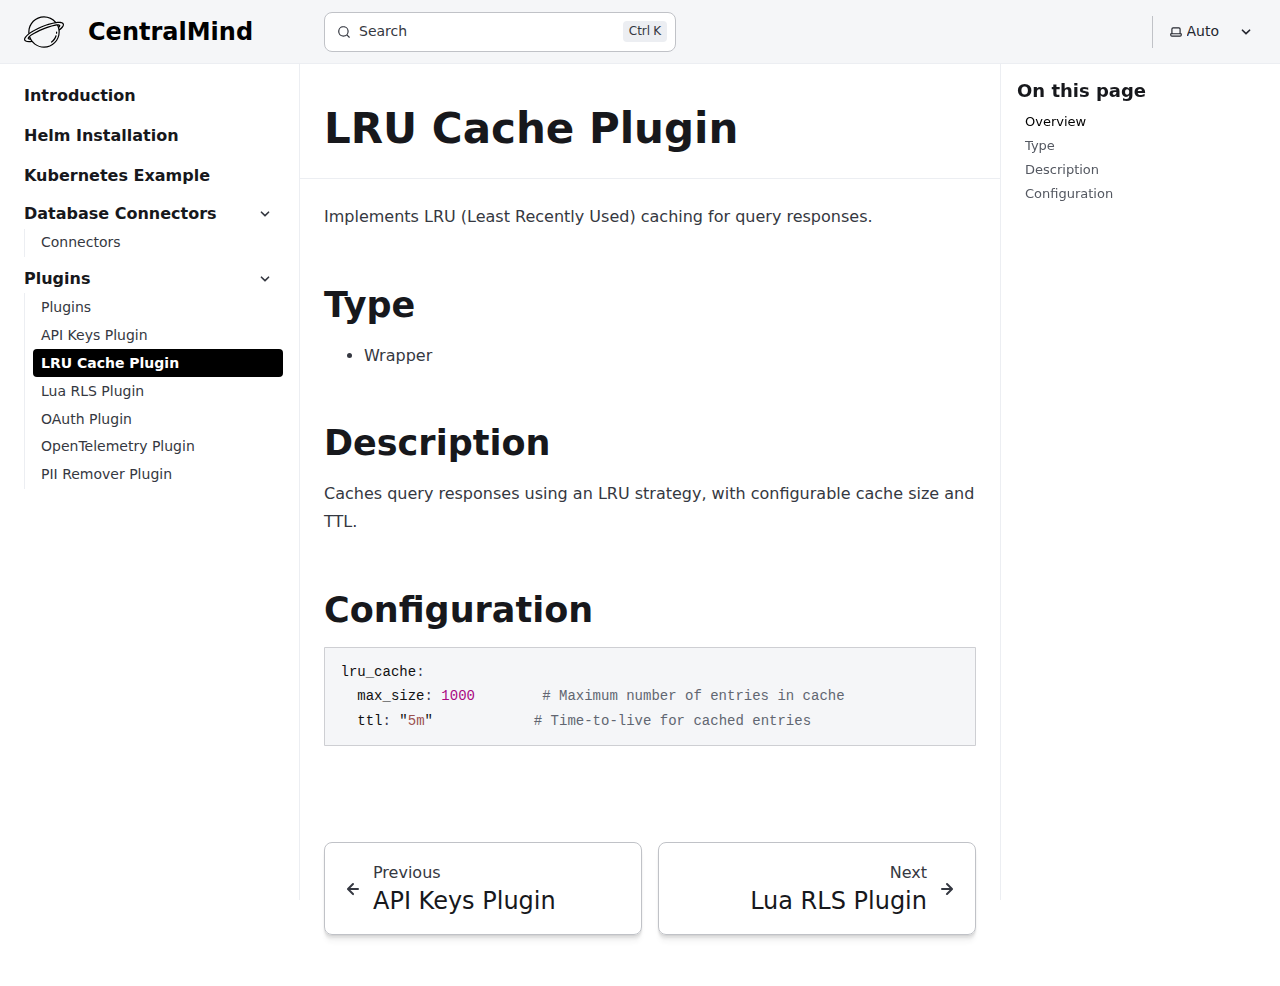
<file: plugins/lru_cache/index.html>
<!DOCTYPE html><html lang="en" dir="ltr" data-has-toc data-has-sidebar data-theme="dark" class="astro-bguv2lll"> <head><meta charset="utf-8"/><meta name="viewport" content="width=device-width, initial-scale=1"/><title>LRU Cache Plugin | CentralMind</title><link rel="canonical" href="https://docs.centralmind.ai/plugins/lru_cache/"/><link rel="sitemap" href="/sitemap-index.xml"/><link rel="shortcut icon" href="/favicon.svg" type="image/svg+xml"/><meta name="generator" content="Astro v4.16.18"/><meta name="generator" content="Starlight v0.29.3"/><meta property="og:title" content="LRU Cache Plugin"/><meta property="og:type" content="article"/><meta property="og:url" content="https://docs.centralmind.ai/plugins/lru_cache/"/><meta property="og:locale" content="en"/><meta property="og:description"/><meta property="og:site_name" content="CentralMind"/><meta name="twitter:card" content="summary_large_image"/><script>
	window.StarlightThemeProvider = (() => {
		const storedTheme =
			typeof localStorage !== 'undefined' && localStorage.getItem('starlight-theme');
		const theme =
			storedTheme ||
			(window.matchMedia('(prefers-color-scheme: light)').matches ? 'light' : 'dark');
		document.documentElement.dataset.theme = theme === 'light' ? 'light' : 'dark';
		return {
			updatePickers(theme = storedTheme || 'auto') {
				document.querySelectorAll('starlight-theme-select').forEach((picker) => {
					const select = picker.querySelector('select');
					if (select) select.value = theme;
					/** @type {HTMLTemplateElement | null} */
					const tmpl = document.querySelector(`#theme-icons`);
					const newIcon = tmpl && tmpl.content.querySelector('.' + theme);
					if (newIcon) {
						const oldIcon = picker.querySelector('svg.label-icon');
						if (oldIcon) {
							oldIcon.replaceChildren(...newIcon.cloneNode(true).childNodes);
						}
					}
				});
			},
		};
	})();
</script><template id="theme-icons"><svg aria-hidden="true" class="light astro-c6vsoqas" width="16" height="16" viewBox="0 0 24 24" fill="currentColor" style="--sl-icon-size: 1em;"><path d="M5 12a1 1 0 0 0-1-1H3a1 1 0 0 0 0 2h1a1 1 0 0 0 1-1Zm.64 5-.71.71a1 1 0 0 0 0 1.41 1 1 0 0 0 1.41 0l.71-.71A1 1 0 0 0 5.64 17ZM12 5a1 1 0 0 0 1-1V3a1 1 0 0 0-2 0v1a1 1 0 0 0 1 1Zm5.66 2.34a1 1 0 0 0 .7-.29l.71-.71a1 1 0 1 0-1.41-1.41l-.66.71a1 1 0 0 0 0 1.41 1 1 0 0 0 .66.29Zm-12-.29a1 1 0 0 0 1.41 0 1 1 0 0 0 0-1.41l-.71-.71a1.004 1.004 0 1 0-1.43 1.41l.73.71ZM21 11h-1a1 1 0 0 0 0 2h1a1 1 0 0 0 0-2Zm-2.64 6A1 1 0 0 0 17 18.36l.71.71a1 1 0 0 0 1.41 0 1 1 0 0 0 0-1.41l-.76-.66ZM12 6.5a5.5 5.5 0 1 0 5.5 5.5A5.51 5.51 0 0 0 12 6.5Zm0 9a3.5 3.5 0 1 1 0-7 3.5 3.5 0 0 1 0 7Zm0 3.5a1 1 0 0 0-1 1v1a1 1 0 0 0 2 0v-1a1 1 0 0 0-1-1Z"/></svg> <svg aria-hidden="true" class="dark astro-c6vsoqas" width="16" height="16" viewBox="0 0 24 24" fill="currentColor" style="--sl-icon-size: 1em;"><path d="M21.64 13a1 1 0 0 0-1.05-.14 8.049 8.049 0 0 1-3.37.73 8.15 8.15 0 0 1-8.14-8.1 8.59 8.59 0 0 1 .25-2A1 1 0 0 0 8 2.36a10.14 10.14 0 1 0 14 11.69 1 1 0 0 0-.36-1.05Zm-9.5 6.69A8.14 8.14 0 0 1 7.08 5.22v.27a10.15 10.15 0 0 0 10.14 10.14 9.784 9.784 0 0 0 2.1-.22 8.11 8.11 0 0 1-7.18 4.32v-.04Z"/></svg> <svg aria-hidden="true" class="auto astro-c6vsoqas" width="16" height="16" viewBox="0 0 24 24" fill="currentColor" style="--sl-icon-size: 1em;"><path d="M21 14h-1V7a3 3 0 0 0-3-3H7a3 3 0 0 0-3 3v7H3a1 1 0 0 0-1 1v2a3 3 0 0 0 3 3h14a3 3 0 0 0 3-3v-2a1 1 0 0 0-1-1ZM6 7a1 1 0 0 1 1-1h10a1 1 0 0 1 1 1v7H6V7Zm14 10a1 1 0 0 1-1 1H5a1 1 0 0 1-1-1v-1h16v1Z"/></svg> </template><link rel="stylesheet" href="/app_assets/index.Cqf8R5QD.css"><script type="module" src="/app_assets/hoisted.U8eH-KuR.js"></script>
<script type="module" src="/app_assets/page.7qqag-5g.js"></script></head> <body class="astro-bguv2lll"> <a href="#_top" class="astro-7q3lir66">Skip to content</a>  <div class="page sl-flex astro-vrdttmbt"> <header class="header astro-vrdttmbt"><div class="header sl-flex astro-kmkmnagf"> <div class="title-wrapper sl-flex astro-kmkmnagf"> <a href="/" class="site-title sl-flex astro-m46x6ez3">  <img class="light:sl-hidden astro-m46x6ez3" alt="" src="/app_assets/logo-dark.DrgF6YFd.svg" width="800" height="800"> <img class="dark:sl-hidden astro-m46x6ez3" alt="" src="/app_assets/logo-light.Zn5zgiDF.svg" width="800" height="800"> <span class="astro-m46x6ez3"> CentralMind </span> </a>  </div> <div class="sl-flex astro-kmkmnagf"> <site-search data-translations="{&#34;placeholder&#34;:&#34;Search&#34;}" class="astro-v37mnknz"> <button data-open-modal disabled aria-label="Search" aria-keyshortcuts="Control+K" class="astro-v37mnknz"> <svg aria-hidden="true" class="astro-v37mnknz astro-c6vsoqas" width="16" height="16" viewBox="0 0 24 24" fill="currentColor" style="--sl-icon-size: 1em;"><path d="M21.71 20.29 18 16.61A9 9 0 1 0 16.61 18l3.68 3.68a.999.999 0 0 0 1.42 0 1 1 0 0 0 0-1.39ZM11 18a7 7 0 1 1 0-14 7 7 0 0 1 0 14Z"/></svg>  <span class="sl-hidden md:sl-block astro-v37mnknz" aria-hidden="true">Search</span> <kbd class="sl-hidden md:sl-flex astro-v37mnknz" style="display: none;"> <kbd class="astro-v37mnknz">Ctrl</kbd><kbd class="astro-v37mnknz">K</kbd> </kbd> </button> <dialog style="padding:0" aria-label="Search" class="astro-v37mnknz"> <div class="dialog-frame sl-flex astro-v37mnknz">  <button data-close-modal class="sl-flex md:sl-hidden astro-v37mnknz"> Cancel </button> <div class="search-container astro-v37mnknz"> <div id="starlight__search" class="astro-v37mnknz"></div> </div> </div> </dialog> </site-search>  <script>
	(() => {
		const openBtn = document.querySelector('button[data-open-modal]');
		const shortcut = openBtn?.querySelector('kbd');
		if (!openBtn || !(shortcut instanceof HTMLElement)) return;
		const platformKey = shortcut.querySelector('kbd');
		if (platformKey && /(Mac|iPhone|iPod|iPad)/i.test(navigator.platform)) {
			platformKey.textContent = '⌘';
			openBtn.setAttribute('aria-keyshortcuts', 'Meta+K');
		}
		shortcut.style.display = '';
	})();
</script>    </div> <div class="sl-hidden md:sl-flex right-group astro-kmkmnagf"> <div class="sl-flex social-icons astro-kmkmnagf">  </div> <starlight-theme-select>  <label style="--sl-select-width: 6.25em" class="astro-4yphtoen"> <span class="sr-only astro-4yphtoen">Select theme</span> <svg aria-hidden="true" class="icon label-icon astro-4yphtoen astro-c6vsoqas" width="16" height="16" viewBox="0 0 24 24" fill="currentColor" style="--sl-icon-size: 1em;"><path d="M21 14h-1V7a3 3 0 0 0-3-3H7a3 3 0 0 0-3 3v7H3a1 1 0 0 0-1 1v2a3 3 0 0 0 3 3h14a3 3 0 0 0 3-3v-2a1 1 0 0 0-1-1ZM6 7a1 1 0 0 1 1-1h10a1 1 0 0 1 1 1v7H6V7Zm14 10a1 1 0 0 1-1 1H5a1 1 0 0 1-1-1v-1h16v1Z"/></svg>  <select value="auto" class="astro-4yphtoen"> <option value="dark" class="astro-4yphtoen">Dark</option><option value="light" class="astro-4yphtoen">Light</option><option value="auto" selected class="astro-4yphtoen">Auto</option> </select> <svg aria-hidden="true" class="icon caret astro-4yphtoen astro-c6vsoqas" width="16" height="16" viewBox="0 0 24 24" fill="currentColor" style="--sl-icon-size: 1em;"><path d="M17 9.17a1 1 0 0 0-1.41 0L12 12.71 8.46 9.17a1 1 0 1 0-1.41 1.42l4.24 4.24a1.002 1.002 0 0 0 1.42 0L17 10.59a1.002 1.002 0 0 0 0-1.42Z"/></svg>  </label>  </starlight-theme-select>  <script>
	StarlightThemeProvider.updatePickers();
</script>   </div> </div> </header> <nav class="sidebar astro-vrdttmbt" aria-label="Main"> <starlight-menu-button class="astro-jif73yzw"> <button aria-expanded="false" aria-label="Menu" aria-controls="starlight__sidebar" class="sl-flex md:sl-hidden astro-jif73yzw"> <svg aria-hidden="true" class="astro-jif73yzw astro-c6vsoqas" width="16" height="16" viewBox="0 0 24 24" fill="currentColor" style="--sl-icon-size: 1em;"><path d="M3 8h18a1 1 0 1 0 0-2H3a1 1 0 0 0 0 2Zm18 8H3a1 1 0 0 0 0 2h18a1 1 0 0 0 0-2Zm0-5H3a1 1 0 0 0 0 2h18a1 1 0 0 0 0-2Z"/></svg>  </button> </starlight-menu-button>    <div id="starlight__sidebar" class="sidebar-pane astro-vrdttmbt"> <div class="sidebar-content sl-flex astro-vrdttmbt"> <sl-sidebar-state-persist data-hash="1x2a02f" class="astro-kku4brbg"> <script aria-hidden="true">
		(() => {
			try {
				if (!matchMedia('(min-width: 50em)').matches) return;
				/** @type {HTMLElement | null} */
				const target = document.querySelector('sl-sidebar-state-persist');
				const state = JSON.parse(sessionStorage.getItem('sl-sidebar-state') || '0');
				if (!target || !state || target.dataset.hash !== state.hash) return;
				window._starlightScrollRestore = state.scroll;
				customElements.define(
					'sl-sidebar-restore',
					class SidebarRestore extends HTMLElement {
						connectedCallback() {
							try {
								const idx = parseInt(this.dataset.index || '');
								const details = this.closest('details');
								if (details && typeof state.open[idx] === 'boolean') details.open = state.open[idx];
							} catch {}
						}
					}
				);
			} catch {}
		})();
	</script>  <ul class="top-level astro-3ii7xxms"> <li class="astro-3ii7xxms"> <a href="/" class="large astro-3ii7xxms"> <span class="astro-3ii7xxms">Introduction</span>  </a> </li><li class="astro-3ii7xxms"> <a href="/helm/gateway" class="large astro-3ii7xxms"> <span class="astro-3ii7xxms">Helm Installation</span>  </a> </li><li class="astro-3ii7xxms"> <a href="/example/k8s" class="large astro-3ii7xxms"> <span class="astro-3ii7xxms">Kubernetes Example</span>  </a> </li><li class="astro-3ii7xxms"> <details open class="astro-3ii7xxms"> <sl-sidebar-restore data-index="0"></sl-sidebar-restore> <summary class="astro-3ii7xxms"> <div class="group-label astro-3ii7xxms"> <span class="large astro-3ii7xxms">Database Connectors</span>  </div> <svg aria-hidden="true" class="caret astro-3ii7xxms astro-c6vsoqas" width="16" height="16" viewBox="0 0 24 24" fill="currentColor" style="--sl-icon-size: 1.25rem;"><path d="m14.83 11.29-4.24-4.24a1 1 0 1 0-1.42 1.41L12.71 12l-3.54 3.54a1 1 0 0 0 0 1.41 1 1 0 0 0 .71.29 1 1 0 0 0 .71-.29l4.24-4.24a1.002 1.002 0 0 0 0-1.42Z"/></svg>  </summary> <ul class="astro-3ii7xxms"> <li class="astro-3ii7xxms"> <a href="/connectors/" class="astro-3ii7xxms"> <span class="astro-3ii7xxms">Connectors</span>  </a> </li> </ul>  </details> </li><li class="astro-3ii7xxms"> <details open class="astro-3ii7xxms"> <sl-sidebar-restore data-index="1"></sl-sidebar-restore> <summary class="astro-3ii7xxms"> <div class="group-label astro-3ii7xxms"> <span class="large astro-3ii7xxms">Plugins</span>  </div> <svg aria-hidden="true" class="caret astro-3ii7xxms astro-c6vsoqas" width="16" height="16" viewBox="0 0 24 24" fill="currentColor" style="--sl-icon-size: 1.25rem;"><path d="m14.83 11.29-4.24-4.24a1 1 0 1 0-1.42 1.41L12.71 12l-3.54 3.54a1 1 0 0 0 0 1.41 1 1 0 0 0 .71.29 1 1 0 0 0 .71-.29l4.24-4.24a1.002 1.002 0 0 0 0-1.42Z"/></svg>  </summary> <ul class="astro-3ii7xxms"> <li class="astro-3ii7xxms"> <a href="/plugins/" class="astro-3ii7xxms"> <span class="astro-3ii7xxms">Plugins</span>  </a> </li><li class="astro-3ii7xxms"> <a href="/plugins/api_keys/" class="astro-3ii7xxms"> <span class="astro-3ii7xxms">API Keys Plugin</span>  </a> </li><li class="astro-3ii7xxms"> <a href="/plugins/lru_cache/" aria-current="page" class="astro-3ii7xxms"> <span class="astro-3ii7xxms">LRU Cache Plugin</span>  </a> </li><li class="astro-3ii7xxms"> <a href="/plugins/lua_rls/" class="astro-3ii7xxms"> <span class="astro-3ii7xxms">Lua RLS Plugin</span>  </a> </li><li class="astro-3ii7xxms"> <a href="/plugins/oauth/" class="astro-3ii7xxms"> <span class="astro-3ii7xxms">OAuth Plugin</span>  </a> </li><li class="astro-3ii7xxms"> <a href="/plugins/otel/" class="astro-3ii7xxms"> <span class="astro-3ii7xxms">OpenTelemetry Plugin</span>  </a> </li><li class="astro-3ii7xxms"> <a href="/plugins/pii_remover/" class="astro-3ii7xxms"> <span class="astro-3ii7xxms">PII Remover Plugin</span>  </a> </li> </ul>  </details> </li> </ul>   <script aria-hidden="true">
		(() => {
			const scroller = document.getElementById('starlight__sidebar');
			if (!window._starlightScrollRestore || !scroller) return;
			scroller.scrollTop = window._starlightScrollRestore;
			delete window._starlightScrollRestore;
		})();
	</script> </sl-sidebar-state-persist>  <div class="md:sl-hidden"> <div class="mobile-preferences sl-flex astro-wu23bvmt"> <div class="sl-flex social-icons astro-wu23bvmt">  </div> <starlight-theme-select>  <label style="--sl-select-width: 6.25em" class="astro-4yphtoen"> <span class="sr-only astro-4yphtoen">Select theme</span> <svg aria-hidden="true" class="icon label-icon astro-4yphtoen astro-c6vsoqas" width="16" height="16" viewBox="0 0 24 24" fill="currentColor" style="--sl-icon-size: 1em;"><path d="M21 14h-1V7a3 3 0 0 0-3-3H7a3 3 0 0 0-3 3v7H3a1 1 0 0 0-1 1v2a3 3 0 0 0 3 3h14a3 3 0 0 0 3-3v-2a1 1 0 0 0-1-1ZM6 7a1 1 0 0 1 1-1h10a1 1 0 0 1 1 1v7H6V7Zm14 10a1 1 0 0 1-1 1H5a1 1 0 0 1-1-1v-1h16v1Z"/></svg>  <select value="auto" class="astro-4yphtoen"> <option value="dark" class="astro-4yphtoen">Dark</option><option value="light" class="astro-4yphtoen">Light</option><option value="auto" selected class="astro-4yphtoen">Auto</option> </select> <svg aria-hidden="true" class="icon caret astro-4yphtoen astro-c6vsoqas" width="16" height="16" viewBox="0 0 24 24" fill="currentColor" style="--sl-icon-size: 1em;"><path d="M17 9.17a1 1 0 0 0-1.41 0L12 12.71 8.46 9.17a1 1 0 1 0-1.41 1.42l4.24 4.24a1.002 1.002 0 0 0 1.42 0L17 10.59a1.002 1.002 0 0 0 0-1.42Z"/></svg>  </label>  </starlight-theme-select>  <script>
	StarlightThemeProvider.updatePickers();
</script>   </div>  </div> </div> </div> </nav> <div class="main-frame astro-vrdttmbt">   <div class="lg:sl-flex astro-67yu43on"> <aside class="right-sidebar-container astro-67yu43on"> <div class="right-sidebar astro-67yu43on"> <div class="lg:sl-hidden astro-pb3aqygn"><mobile-starlight-toc data-min-h="2" data-max-h="3" class="astro-doynk5tl"><nav aria-labelledby="starlight__on-this-page--mobile" class="astro-doynk5tl"><details id="starlight__mobile-toc" class="astro-doynk5tl"><summary id="starlight__on-this-page--mobile" class="sl-flex astro-doynk5tl"><div class="toggle sl-flex astro-doynk5tl">On this page<svg aria-hidden="true" class="caret astro-doynk5tl astro-c6vsoqas" width="16" height="16" viewBox="0 0 24 24" fill="currentColor" style="--sl-icon-size: 1rem;"><path d="m14.83 11.29-4.24-4.24a1 1 0 1 0-1.42 1.41L12.71 12l-3.54 3.54a1 1 0 0 0 0 1.41 1 1 0 0 0 .71.29 1 1 0 0 0 .71-.29l4.24-4.24a1.002 1.002 0 0 0 0-1.42Z"/></svg> </div><span class="display-current astro-doynk5tl"></span></summary><div class="dropdown astro-doynk5tl"><ul class="isMobile astro-g2bywc46" style="--depth: 0;"> <li class="astro-g2bywc46" style="--depth: 0;"> <a href="#_top" class="astro-g2bywc46" style="--depth: 0;"> <span class="astro-g2bywc46" style="--depth: 0;">Overview</span> </a>  </li><li class="astro-g2bywc46" style="--depth: 0;"> <a href="#type" class="astro-g2bywc46" style="--depth: 0;"> <span class="astro-g2bywc46" style="--depth: 0;">Type</span> </a>  </li><li class="astro-g2bywc46" style="--depth: 0;"> <a href="#description" class="astro-g2bywc46" style="--depth: 0;"> <span class="astro-g2bywc46" style="--depth: 0;">Description</span> </a>  </li><li class="astro-g2bywc46" style="--depth: 0;"> <a href="#configuration" class="astro-g2bywc46" style="--depth: 0;"> <span class="astro-g2bywc46" style="--depth: 0;">Configuration</span> </a>  </li> </ul> </div></details></nav></mobile-starlight-toc></div><div class="right-sidebar-panel sl-hidden lg:sl-block astro-pb3aqygn"><div class="sl-container astro-pb3aqygn"><starlight-toc data-min-h="2" data-max-h="3"><nav aria-labelledby="starlight__on-this-page"><h2 id="starlight__on-this-page">On this page</h2><ul class="astro-g2bywc46" style="--depth: 0;"> <li class="astro-g2bywc46" style="--depth: 0;"> <a href="#_top" class="astro-g2bywc46" style="--depth: 0;"> <span class="astro-g2bywc46" style="--depth: 0;">Overview</span> </a>  </li><li class="astro-g2bywc46" style="--depth: 0;"> <a href="#type" class="astro-g2bywc46" style="--depth: 0;"> <span class="astro-g2bywc46" style="--depth: 0;">Type</span> </a>  </li><li class="astro-g2bywc46" style="--depth: 0;"> <a href="#description" class="astro-g2bywc46" style="--depth: 0;"> <span class="astro-g2bywc46" style="--depth: 0;">Description</span> </a>  </li><li class="astro-g2bywc46" style="--depth: 0;"> <a href="#configuration" class="astro-g2bywc46" style="--depth: 0;"> <span class="astro-g2bywc46" style="--depth: 0;">Configuration</span> </a>  </li> </ul> </nav></starlight-toc></div></div> </div> </aside> <div class="main-pane astro-67yu43on">  <main data-pagefind-body lang="en" dir="ltr" class="astro-bguv2lll">    <div class="content-panel astro-7nkwcw3z"> <div class="sl-container astro-7nkwcw3z"> <h1 id="_top" class="astro-j6tvhyss">LRU Cache Plugin</h1>  </div> </div>  <div class="content-panel astro-7nkwcw3z"> <div class="sl-container astro-7nkwcw3z"> <div class="sl-markdown-content"> <p>Implements LRU (Least Recently Used) caching for query responses.</p>
<h2 id="type">Type</h2>
<ul>
<li>Wrapper</li>
</ul>
<h2 id="description">Description</h2>
<p>Caches query responses using an LRU strategy, with configurable cache size and TTL.</p>
<h2 id="configuration">Configuration</h2>
<div class="expressive-code"><link rel="stylesheet" href="/app_assets/ec.j8ofn.css"><script type="module" src="/app_assets/ec.8zarh.js"></script><figure class="frame not-content"><figcaption class="header"></figcaption><pre data-language="yaml"><code><div class="ec-line"><div class="code"><span style="--0:#7FDBCA;--1:#111111">lru_cache</span><span style="--0:#D6DEEB;--1:#403F53">:</span></div></div><div class="ec-line"><div class="code"><span class="indent">  </span><span style="--0:#7FDBCA;--1:#111111">max_size</span><span style="--0:#D6DEEB;--1:#403F53">: </span><span style="--0:#F78C6C;--1:#AA0982">1000</span><span style="--0:#D6DEEB;--1:#403F53">        </span><span style="--0:#809191;--1:#616671"># Maximum number of entries in cache</span></div></div><div class="ec-line"><div class="code"><span class="indent">  </span><span style="--0:#7FDBCA;--1:#111111">ttl</span><span style="--0:#D6DEEB;--1:#403F53">: </span><span style="--0:#D9F5DD;--1:#111111">"</span><span style="--0:#ECC48D;--1:#9B504E">5m</span><span style="--0:#D9F5DD;--1:#111111">"</span><span style="--0:#D6DEEB;--1:#403F53">            </span><span style="--0:#809191;--1:#616671"># Time-to-live for cached entries</span></div></div></code></pre><div class="copy"><button title="Copy to clipboard" data-copied="Copied!" data-code="lru_cache:  max_size: 1000        # Maximum number of entries in cache  ttl: &#x22;5m&#x22;            # Time-to-live for cached entries"><div></div></button></div></figure></div> </div> <footer class="sl-flex astro-3yyafb3n"> <div class="meta sl-flex astro-3yyafb3n">   </div> <div class="pagination-links astro-u2l5gyhi" dir="ltr"> <a href="/plugins/api_keys/" rel="prev" class="astro-u2l5gyhi"> <svg aria-hidden="true" class="astro-u2l5gyhi astro-c6vsoqas" width="16" height="16" viewBox="0 0 24 24" fill="currentColor" style="--sl-icon-size: 1.5rem;"><path d="M17 11H9.41l3.3-3.29a1.004 1.004 0 1 0-1.42-1.42l-5 5a1 1 0 0 0-.21.33 1 1 0 0 0 0 .76 1 1 0 0 0 .21.33l5 5a1.002 1.002 0 0 0 1.639-.325 1 1 0 0 0-.219-1.095L9.41 13H17a1 1 0 0 0 0-2Z"/></svg>  <span class="astro-u2l5gyhi"> Previous <br class="astro-u2l5gyhi"> <span class="link-title astro-u2l5gyhi">API Keys Plugin</span> </span> </a> <a href="/plugins/lua_rls/" rel="next" class="astro-u2l5gyhi"> <svg aria-hidden="true" class="astro-u2l5gyhi astro-c6vsoqas" width="16" height="16" viewBox="0 0 24 24" fill="currentColor" style="--sl-icon-size: 1.5rem;"><path d="M17.92 11.62a1.001 1.001 0 0 0-.21-.33l-5-5a1.003 1.003 0 1 0-1.42 1.42l3.3 3.29H7a1 1 0 0 0 0 2h7.59l-3.3 3.29a1.002 1.002 0 0 0 .325 1.639 1 1 0 0 0 1.095-.219l5-5a1 1 0 0 0 .21-.33 1 1 0 0 0 0-.76Z"/></svg>  <span class="astro-u2l5gyhi"> Next <br class="astro-u2l5gyhi"> <span class="link-title astro-u2l5gyhi">Lua RLS Plugin</span> </span> </a> </div>   </footer>  </div> </div>   </main> </div> </div>  </div> </div>  </body></html>
</file>
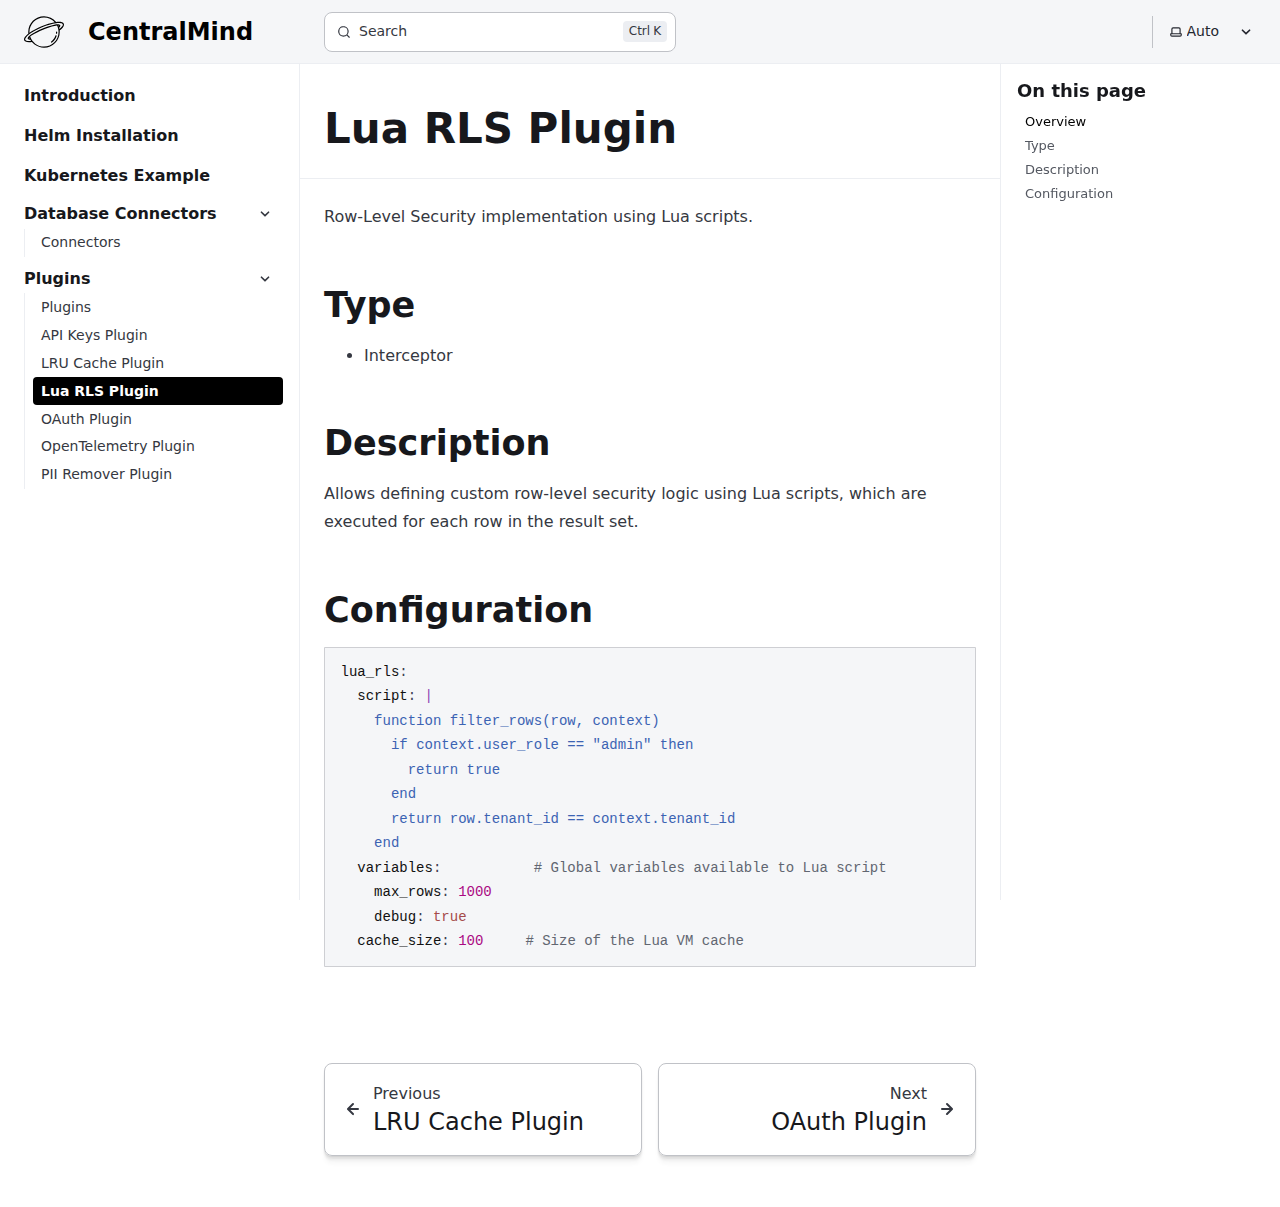
<file: plugins/lua_rls/index.html>
<!DOCTYPE html><html lang="en" dir="ltr" data-has-toc data-has-sidebar data-theme="dark" class="astro-bguv2lll"> <head><meta charset="utf-8"/><meta name="viewport" content="width=device-width, initial-scale=1"/><title>Lua RLS Plugin | CentralMind</title><link rel="canonical" href="https://docs.centralmind.ai/plugins/lua_rls/"/><link rel="sitemap" href="/sitemap-index.xml"/><link rel="shortcut icon" href="/favicon.svg" type="image/svg+xml"/><meta name="generator" content="Astro v4.16.18"/><meta name="generator" content="Starlight v0.29.3"/><meta property="og:title" content="Lua RLS Plugin"/><meta property="og:type" content="article"/><meta property="og:url" content="https://docs.centralmind.ai/plugins/lua_rls/"/><meta property="og:locale" content="en"/><meta property="og:description"/><meta property="og:site_name" content="CentralMind"/><meta name="twitter:card" content="summary_large_image"/><script>
	window.StarlightThemeProvider = (() => {
		const storedTheme =
			typeof localStorage !== 'undefined' && localStorage.getItem('starlight-theme');
		const theme =
			storedTheme ||
			(window.matchMedia('(prefers-color-scheme: light)').matches ? 'light' : 'dark');
		document.documentElement.dataset.theme = theme === 'light' ? 'light' : 'dark';
		return {
			updatePickers(theme = storedTheme || 'auto') {
				document.querySelectorAll('starlight-theme-select').forEach((picker) => {
					const select = picker.querySelector('select');
					if (select) select.value = theme;
					/** @type {HTMLTemplateElement | null} */
					const tmpl = document.querySelector(`#theme-icons`);
					const newIcon = tmpl && tmpl.content.querySelector('.' + theme);
					if (newIcon) {
						const oldIcon = picker.querySelector('svg.label-icon');
						if (oldIcon) {
							oldIcon.replaceChildren(...newIcon.cloneNode(true).childNodes);
						}
					}
				});
			},
		};
	})();
</script><template id="theme-icons"><svg aria-hidden="true" class="light astro-c6vsoqas" width="16" height="16" viewBox="0 0 24 24" fill="currentColor" style="--sl-icon-size: 1em;"><path d="M5 12a1 1 0 0 0-1-1H3a1 1 0 0 0 0 2h1a1 1 0 0 0 1-1Zm.64 5-.71.71a1 1 0 0 0 0 1.41 1 1 0 0 0 1.41 0l.71-.71A1 1 0 0 0 5.64 17ZM12 5a1 1 0 0 0 1-1V3a1 1 0 0 0-2 0v1a1 1 0 0 0 1 1Zm5.66 2.34a1 1 0 0 0 .7-.29l.71-.71a1 1 0 1 0-1.41-1.41l-.66.71a1 1 0 0 0 0 1.41 1 1 0 0 0 .66.29Zm-12-.29a1 1 0 0 0 1.41 0 1 1 0 0 0 0-1.41l-.71-.71a1.004 1.004 0 1 0-1.43 1.41l.73.71ZM21 11h-1a1 1 0 0 0 0 2h1a1 1 0 0 0 0-2Zm-2.64 6A1 1 0 0 0 17 18.36l.71.71a1 1 0 0 0 1.41 0 1 1 0 0 0 0-1.41l-.76-.66ZM12 6.5a5.5 5.5 0 1 0 5.5 5.5A5.51 5.51 0 0 0 12 6.5Zm0 9a3.5 3.5 0 1 1 0-7 3.5 3.5 0 0 1 0 7Zm0 3.5a1 1 0 0 0-1 1v1a1 1 0 0 0 2 0v-1a1 1 0 0 0-1-1Z"/></svg> <svg aria-hidden="true" class="dark astro-c6vsoqas" width="16" height="16" viewBox="0 0 24 24" fill="currentColor" style="--sl-icon-size: 1em;"><path d="M21.64 13a1 1 0 0 0-1.05-.14 8.049 8.049 0 0 1-3.37.73 8.15 8.15 0 0 1-8.14-8.1 8.59 8.59 0 0 1 .25-2A1 1 0 0 0 8 2.36a10.14 10.14 0 1 0 14 11.69 1 1 0 0 0-.36-1.05Zm-9.5 6.69A8.14 8.14 0 0 1 7.08 5.22v.27a10.15 10.15 0 0 0 10.14 10.14 9.784 9.784 0 0 0 2.1-.22 8.11 8.11 0 0 1-7.18 4.32v-.04Z"/></svg> <svg aria-hidden="true" class="auto astro-c6vsoqas" width="16" height="16" viewBox="0 0 24 24" fill="currentColor" style="--sl-icon-size: 1em;"><path d="M21 14h-1V7a3 3 0 0 0-3-3H7a3 3 0 0 0-3 3v7H3a1 1 0 0 0-1 1v2a3 3 0 0 0 3 3h14a3 3 0 0 0 3-3v-2a1 1 0 0 0-1-1ZM6 7a1 1 0 0 1 1-1h10a1 1 0 0 1 1 1v7H6V7Zm14 10a1 1 0 0 1-1 1H5a1 1 0 0 1-1-1v-1h16v1Z"/></svg> </template><link rel="stylesheet" href="/app_assets/index.Cqf8R5QD.css"><script type="module" src="/app_assets/hoisted.U8eH-KuR.js"></script>
<script type="module" src="/app_assets/page.7qqag-5g.js"></script></head> <body class="astro-bguv2lll"> <a href="#_top" class="astro-7q3lir66">Skip to content</a>  <div class="page sl-flex astro-vrdttmbt"> <header class="header astro-vrdttmbt"><div class="header sl-flex astro-kmkmnagf"> <div class="title-wrapper sl-flex astro-kmkmnagf"> <a href="/" class="site-title sl-flex astro-m46x6ez3">  <img class="light:sl-hidden astro-m46x6ez3" alt="" src="/app_assets/logo-dark.DrgF6YFd.svg" width="800" height="800"> <img class="dark:sl-hidden astro-m46x6ez3" alt="" src="/app_assets/logo-light.Zn5zgiDF.svg" width="800" height="800"> <span class="astro-m46x6ez3"> CentralMind </span> </a>  </div> <div class="sl-flex astro-kmkmnagf"> <site-search data-translations="{&#34;placeholder&#34;:&#34;Search&#34;}" class="astro-v37mnknz"> <button data-open-modal disabled aria-label="Search" aria-keyshortcuts="Control+K" class="astro-v37mnknz"> <svg aria-hidden="true" class="astro-v37mnknz astro-c6vsoqas" width="16" height="16" viewBox="0 0 24 24" fill="currentColor" style="--sl-icon-size: 1em;"><path d="M21.71 20.29 18 16.61A9 9 0 1 0 16.61 18l3.68 3.68a.999.999 0 0 0 1.42 0 1 1 0 0 0 0-1.39ZM11 18a7 7 0 1 1 0-14 7 7 0 0 1 0 14Z"/></svg>  <span class="sl-hidden md:sl-block astro-v37mnknz" aria-hidden="true">Search</span> <kbd class="sl-hidden md:sl-flex astro-v37mnknz" style="display: none;"> <kbd class="astro-v37mnknz">Ctrl</kbd><kbd class="astro-v37mnknz">K</kbd> </kbd> </button> <dialog style="padding:0" aria-label="Search" class="astro-v37mnknz"> <div class="dialog-frame sl-flex astro-v37mnknz">  <button data-close-modal class="sl-flex md:sl-hidden astro-v37mnknz"> Cancel </button> <div class="search-container astro-v37mnknz"> <div id="starlight__search" class="astro-v37mnknz"></div> </div> </div> </dialog> </site-search>  <script>
	(() => {
		const openBtn = document.querySelector('button[data-open-modal]');
		const shortcut = openBtn?.querySelector('kbd');
		if (!openBtn || !(shortcut instanceof HTMLElement)) return;
		const platformKey = shortcut.querySelector('kbd');
		if (platformKey && /(Mac|iPhone|iPod|iPad)/i.test(navigator.platform)) {
			platformKey.textContent = '⌘';
			openBtn.setAttribute('aria-keyshortcuts', 'Meta+K');
		}
		shortcut.style.display = '';
	})();
</script>    </div> <div class="sl-hidden md:sl-flex right-group astro-kmkmnagf"> <div class="sl-flex social-icons astro-kmkmnagf">  </div> <starlight-theme-select>  <label style="--sl-select-width: 6.25em" class="astro-4yphtoen"> <span class="sr-only astro-4yphtoen">Select theme</span> <svg aria-hidden="true" class="icon label-icon astro-4yphtoen astro-c6vsoqas" width="16" height="16" viewBox="0 0 24 24" fill="currentColor" style="--sl-icon-size: 1em;"><path d="M21 14h-1V7a3 3 0 0 0-3-3H7a3 3 0 0 0-3 3v7H3a1 1 0 0 0-1 1v2a3 3 0 0 0 3 3h14a3 3 0 0 0 3-3v-2a1 1 0 0 0-1-1ZM6 7a1 1 0 0 1 1-1h10a1 1 0 0 1 1 1v7H6V7Zm14 10a1 1 0 0 1-1 1H5a1 1 0 0 1-1-1v-1h16v1Z"/></svg>  <select value="auto" class="astro-4yphtoen"> <option value="dark" class="astro-4yphtoen">Dark</option><option value="light" class="astro-4yphtoen">Light</option><option value="auto" selected class="astro-4yphtoen">Auto</option> </select> <svg aria-hidden="true" class="icon caret astro-4yphtoen astro-c6vsoqas" width="16" height="16" viewBox="0 0 24 24" fill="currentColor" style="--sl-icon-size: 1em;"><path d="M17 9.17a1 1 0 0 0-1.41 0L12 12.71 8.46 9.17a1 1 0 1 0-1.41 1.42l4.24 4.24a1.002 1.002 0 0 0 1.42 0L17 10.59a1.002 1.002 0 0 0 0-1.42Z"/></svg>  </label>  </starlight-theme-select>  <script>
	StarlightThemeProvider.updatePickers();
</script>   </div> </div> </header> <nav class="sidebar astro-vrdttmbt" aria-label="Main"> <starlight-menu-button class="astro-jif73yzw"> <button aria-expanded="false" aria-label="Menu" aria-controls="starlight__sidebar" class="sl-flex md:sl-hidden astro-jif73yzw"> <svg aria-hidden="true" class="astro-jif73yzw astro-c6vsoqas" width="16" height="16" viewBox="0 0 24 24" fill="currentColor" style="--sl-icon-size: 1em;"><path d="M3 8h18a1 1 0 1 0 0-2H3a1 1 0 0 0 0 2Zm18 8H3a1 1 0 0 0 0 2h18a1 1 0 0 0 0-2Zm0-5H3a1 1 0 0 0 0 2h18a1 1 0 0 0 0-2Z"/></svg>  </button> </starlight-menu-button>    <div id="starlight__sidebar" class="sidebar-pane astro-vrdttmbt"> <div class="sidebar-content sl-flex astro-vrdttmbt"> <sl-sidebar-state-persist data-hash="1x2a02f" class="astro-kku4brbg"> <script aria-hidden="true">
		(() => {
			try {
				if (!matchMedia('(min-width: 50em)').matches) return;
				/** @type {HTMLElement | null} */
				const target = document.querySelector('sl-sidebar-state-persist');
				const state = JSON.parse(sessionStorage.getItem('sl-sidebar-state') || '0');
				if (!target || !state || target.dataset.hash !== state.hash) return;
				window._starlightScrollRestore = state.scroll;
				customElements.define(
					'sl-sidebar-restore',
					class SidebarRestore extends HTMLElement {
						connectedCallback() {
							try {
								const idx = parseInt(this.dataset.index || '');
								const details = this.closest('details');
								if (details && typeof state.open[idx] === 'boolean') details.open = state.open[idx];
							} catch {}
						}
					}
				);
			} catch {}
		})();
	</script>  <ul class="top-level astro-3ii7xxms"> <li class="astro-3ii7xxms"> <a href="/" class="large astro-3ii7xxms"> <span class="astro-3ii7xxms">Introduction</span>  </a> </li><li class="astro-3ii7xxms"> <a href="/helm/gateway" class="large astro-3ii7xxms"> <span class="astro-3ii7xxms">Helm Installation</span>  </a> </li><li class="astro-3ii7xxms"> <a href="/example/k8s" class="large astro-3ii7xxms"> <span class="astro-3ii7xxms">Kubernetes Example</span>  </a> </li><li class="astro-3ii7xxms"> <details open class="astro-3ii7xxms"> <sl-sidebar-restore data-index="0"></sl-sidebar-restore> <summary class="astro-3ii7xxms"> <div class="group-label astro-3ii7xxms"> <span class="large astro-3ii7xxms">Database Connectors</span>  </div> <svg aria-hidden="true" class="caret astro-3ii7xxms astro-c6vsoqas" width="16" height="16" viewBox="0 0 24 24" fill="currentColor" style="--sl-icon-size: 1.25rem;"><path d="m14.83 11.29-4.24-4.24a1 1 0 1 0-1.42 1.41L12.71 12l-3.54 3.54a1 1 0 0 0 0 1.41 1 1 0 0 0 .71.29 1 1 0 0 0 .71-.29l4.24-4.24a1.002 1.002 0 0 0 0-1.42Z"/></svg>  </summary> <ul class="astro-3ii7xxms"> <li class="astro-3ii7xxms"> <a href="/connectors/" class="astro-3ii7xxms"> <span class="astro-3ii7xxms">Connectors</span>  </a> </li> </ul>  </details> </li><li class="astro-3ii7xxms"> <details open class="astro-3ii7xxms"> <sl-sidebar-restore data-index="1"></sl-sidebar-restore> <summary class="astro-3ii7xxms"> <div class="group-label astro-3ii7xxms"> <span class="large astro-3ii7xxms">Plugins</span>  </div> <svg aria-hidden="true" class="caret astro-3ii7xxms astro-c6vsoqas" width="16" height="16" viewBox="0 0 24 24" fill="currentColor" style="--sl-icon-size: 1.25rem;"><path d="m14.83 11.29-4.24-4.24a1 1 0 1 0-1.42 1.41L12.71 12l-3.54 3.54a1 1 0 0 0 0 1.41 1 1 0 0 0 .71.29 1 1 0 0 0 .71-.29l4.24-4.24a1.002 1.002 0 0 0 0-1.42Z"/></svg>  </summary> <ul class="astro-3ii7xxms"> <li class="astro-3ii7xxms"> <a href="/plugins/" class="astro-3ii7xxms"> <span class="astro-3ii7xxms">Plugins</span>  </a> </li><li class="astro-3ii7xxms"> <a href="/plugins/api_keys/" class="astro-3ii7xxms"> <span class="astro-3ii7xxms">API Keys Plugin</span>  </a> </li><li class="astro-3ii7xxms"> <a href="/plugins/lru_cache/" class="astro-3ii7xxms"> <span class="astro-3ii7xxms">LRU Cache Plugin</span>  </a> </li><li class="astro-3ii7xxms"> <a href="/plugins/lua_rls/" aria-current="page" class="astro-3ii7xxms"> <span class="astro-3ii7xxms">Lua RLS Plugin</span>  </a> </li><li class="astro-3ii7xxms"> <a href="/plugins/oauth/" class="astro-3ii7xxms"> <span class="astro-3ii7xxms">OAuth Plugin</span>  </a> </li><li class="astro-3ii7xxms"> <a href="/plugins/otel/" class="astro-3ii7xxms"> <span class="astro-3ii7xxms">OpenTelemetry Plugin</span>  </a> </li><li class="astro-3ii7xxms"> <a href="/plugins/pii_remover/" class="astro-3ii7xxms"> <span class="astro-3ii7xxms">PII Remover Plugin</span>  </a> </li> </ul>  </details> </li> </ul>   <script aria-hidden="true">
		(() => {
			const scroller = document.getElementById('starlight__sidebar');
			if (!window._starlightScrollRestore || !scroller) return;
			scroller.scrollTop = window._starlightScrollRestore;
			delete window._starlightScrollRestore;
		})();
	</script> </sl-sidebar-state-persist>  <div class="md:sl-hidden"> <div class="mobile-preferences sl-flex astro-wu23bvmt"> <div class="sl-flex social-icons astro-wu23bvmt">  </div> <starlight-theme-select>  <label style="--sl-select-width: 6.25em" class="astro-4yphtoen"> <span class="sr-only astro-4yphtoen">Select theme</span> <svg aria-hidden="true" class="icon label-icon astro-4yphtoen astro-c6vsoqas" width="16" height="16" viewBox="0 0 24 24" fill="currentColor" style="--sl-icon-size: 1em;"><path d="M21 14h-1V7a3 3 0 0 0-3-3H7a3 3 0 0 0-3 3v7H3a1 1 0 0 0-1 1v2a3 3 0 0 0 3 3h14a3 3 0 0 0 3-3v-2a1 1 0 0 0-1-1ZM6 7a1 1 0 0 1 1-1h10a1 1 0 0 1 1 1v7H6V7Zm14 10a1 1 0 0 1-1 1H5a1 1 0 0 1-1-1v-1h16v1Z"/></svg>  <select value="auto" class="astro-4yphtoen"> <option value="dark" class="astro-4yphtoen">Dark</option><option value="light" class="astro-4yphtoen">Light</option><option value="auto" selected class="astro-4yphtoen">Auto</option> </select> <svg aria-hidden="true" class="icon caret astro-4yphtoen astro-c6vsoqas" width="16" height="16" viewBox="0 0 24 24" fill="currentColor" style="--sl-icon-size: 1em;"><path d="M17 9.17a1 1 0 0 0-1.41 0L12 12.71 8.46 9.17a1 1 0 1 0-1.41 1.42l4.24 4.24a1.002 1.002 0 0 0 1.42 0L17 10.59a1.002 1.002 0 0 0 0-1.42Z"/></svg>  </label>  </starlight-theme-select>  <script>
	StarlightThemeProvider.updatePickers();
</script>   </div>  </div> </div> </div> </nav> <div class="main-frame astro-vrdttmbt">   <div class="lg:sl-flex astro-67yu43on"> <aside class="right-sidebar-container astro-67yu43on"> <div class="right-sidebar astro-67yu43on"> <div class="lg:sl-hidden astro-pb3aqygn"><mobile-starlight-toc data-min-h="2" data-max-h="3" class="astro-doynk5tl"><nav aria-labelledby="starlight__on-this-page--mobile" class="astro-doynk5tl"><details id="starlight__mobile-toc" class="astro-doynk5tl"><summary id="starlight__on-this-page--mobile" class="sl-flex astro-doynk5tl"><div class="toggle sl-flex astro-doynk5tl">On this page<svg aria-hidden="true" class="caret astro-doynk5tl astro-c6vsoqas" width="16" height="16" viewBox="0 0 24 24" fill="currentColor" style="--sl-icon-size: 1rem;"><path d="m14.83 11.29-4.24-4.24a1 1 0 1 0-1.42 1.41L12.71 12l-3.54 3.54a1 1 0 0 0 0 1.41 1 1 0 0 0 .71.29 1 1 0 0 0 .71-.29l4.24-4.24a1.002 1.002 0 0 0 0-1.42Z"/></svg> </div><span class="display-current astro-doynk5tl"></span></summary><div class="dropdown astro-doynk5tl"><ul class="isMobile astro-g2bywc46" style="--depth: 0;"> <li class="astro-g2bywc46" style="--depth: 0;"> <a href="#_top" class="astro-g2bywc46" style="--depth: 0;"> <span class="astro-g2bywc46" style="--depth: 0;">Overview</span> </a>  </li><li class="astro-g2bywc46" style="--depth: 0;"> <a href="#type" class="astro-g2bywc46" style="--depth: 0;"> <span class="astro-g2bywc46" style="--depth: 0;">Type</span> </a>  </li><li class="astro-g2bywc46" style="--depth: 0;"> <a href="#description" class="astro-g2bywc46" style="--depth: 0;"> <span class="astro-g2bywc46" style="--depth: 0;">Description</span> </a>  </li><li class="astro-g2bywc46" style="--depth: 0;"> <a href="#configuration" class="astro-g2bywc46" style="--depth: 0;"> <span class="astro-g2bywc46" style="--depth: 0;">Configuration</span> </a>  </li> </ul> </div></details></nav></mobile-starlight-toc></div><div class="right-sidebar-panel sl-hidden lg:sl-block astro-pb3aqygn"><div class="sl-container astro-pb3aqygn"><starlight-toc data-min-h="2" data-max-h="3"><nav aria-labelledby="starlight__on-this-page"><h2 id="starlight__on-this-page">On this page</h2><ul class="astro-g2bywc46" style="--depth: 0;"> <li class="astro-g2bywc46" style="--depth: 0;"> <a href="#_top" class="astro-g2bywc46" style="--depth: 0;"> <span class="astro-g2bywc46" style="--depth: 0;">Overview</span> </a>  </li><li class="astro-g2bywc46" style="--depth: 0;"> <a href="#type" class="astro-g2bywc46" style="--depth: 0;"> <span class="astro-g2bywc46" style="--depth: 0;">Type</span> </a>  </li><li class="astro-g2bywc46" style="--depth: 0;"> <a href="#description" class="astro-g2bywc46" style="--depth: 0;"> <span class="astro-g2bywc46" style="--depth: 0;">Description</span> </a>  </li><li class="astro-g2bywc46" style="--depth: 0;"> <a href="#configuration" class="astro-g2bywc46" style="--depth: 0;"> <span class="astro-g2bywc46" style="--depth: 0;">Configuration</span> </a>  </li> </ul> </nav></starlight-toc></div></div> </div> </aside> <div class="main-pane astro-67yu43on">  <main data-pagefind-body lang="en" dir="ltr" class="astro-bguv2lll">    <div class="content-panel astro-7nkwcw3z"> <div class="sl-container astro-7nkwcw3z"> <h1 id="_top" class="astro-j6tvhyss">Lua RLS Plugin</h1>  </div> </div>  <div class="content-panel astro-7nkwcw3z"> <div class="sl-container astro-7nkwcw3z"> <div class="sl-markdown-content"> <p>Row-Level Security implementation using Lua scripts.</p>
<h2 id="type">Type</h2>
<ul>
<li>Interceptor</li>
</ul>
<h2 id="description">Description</h2>
<p>Allows defining custom row-level security logic using Lua scripts, which are executed for each row in the result set.</p>
<h2 id="configuration">Configuration</h2>
<div class="expressive-code"><link rel="stylesheet" href="/app_assets/ec.j8ofn.css"><script type="module" src="/app_assets/ec.8zarh.js"></script><figure class="frame not-content"><figcaption class="header"></figcaption><pre data-language="yaml"><code><div class="ec-line"><div class="code"><span style="--0:#7FDBCA;--1:#111111">lua_rls</span><span style="--0:#D6DEEB;--1:#403F53">:</span></div></div><div class="ec-line"><div class="code"><span class="indent">  </span><span style="--0:#7FDBCA;--1:#111111">script</span><span style="--0:#D6DEEB;--1:#403F53">: </span><span style="--0:#C792EA;--1:#8D46B4">|</span></div></div><div class="ec-line"><div class="code"><span class="indent"><span style="--0:#ECC48D;--1:#3C63B3">    </span></span><span style="--0:#ECC48D;--1:#3C63B3">function filter_rows(row, context)</span></div></div><div class="ec-line"><div class="code"><span class="indent"><span style="--0:#ECC48D;--1:#3C63B3">      </span></span><span style="--0:#ECC48D;--1:#3C63B3">if context.user_role == "admin" then</span></div></div><div class="ec-line"><div class="code"><span class="indent"><span style="--0:#ECC48D;--1:#3C63B3">        </span></span><span style="--0:#ECC48D;--1:#3C63B3">return true</span></div></div><div class="ec-line"><div class="code"><span class="indent"><span style="--0:#ECC48D;--1:#3C63B3">      </span></span><span style="--0:#ECC48D;--1:#3C63B3">end</span></div></div><div class="ec-line"><div class="code"><span class="indent"><span style="--0:#ECC48D;--1:#3C63B3">      </span></span><span style="--0:#ECC48D;--1:#3C63B3">return row.tenant_id == context.tenant_id</span></div></div><div class="ec-line"><div class="code"><span class="indent"><span style="--0:#ECC48D;--1:#3C63B3">    </span></span><span style="--0:#ECC48D;--1:#3C63B3">end</span></div></div><div class="ec-line"><div class="code"><span class="indent">  </span><span style="--0:#7FDBCA;--1:#111111">variables</span><span style="--0:#D6DEEB;--1:#403F53">:           </span><span style="--0:#809191;--1:#616671"># Global variables available to Lua script</span></div></div><div class="ec-line"><div class="code"><span class="indent">    </span><span style="--0:#7FDBCA;--1:#111111">max_rows</span><span style="--0:#D6DEEB;--1:#403F53">: </span><span style="--0:#F78C6C;--1:#AA0982">1000</span></div></div><div class="ec-line"><div class="code"><span class="indent">    </span><span style="--0:#7FDBCA;--1:#111111">debug</span><span style="--0:#D6DEEB;--1:#403F53">: </span><span style="--0:#FF5874;--1:#A54A4A">true</span></div></div><div class="ec-line"><div class="code"><span class="indent">  </span><span style="--0:#7FDBCA;--1:#111111">cache_size</span><span style="--0:#D6DEEB;--1:#403F53">: </span><span style="--0:#F78C6C;--1:#AA0982">100</span><span style="--0:#D6DEEB;--1:#403F53">     </span><span style="--0:#809191;--1:#616671"># Size of the Lua VM cache</span></div></div></code></pre><div class="copy"><button title="Copy to clipboard" data-copied="Copied!" data-code="lua_rls:  script: |    function filter_rows(row, context)      if context.user_role == &#x22;admin&#x22; then        return true      end      return row.tenant_id == context.tenant_id    end  variables:           # Global variables available to Lua script    max_rows: 1000    debug: true  cache_size: 100     # Size of the Lua VM cache"><div></div></button></div></figure></div> </div> <footer class="sl-flex astro-3yyafb3n"> <div class="meta sl-flex astro-3yyafb3n">   </div> <div class="pagination-links astro-u2l5gyhi" dir="ltr"> <a href="/plugins/lru_cache/" rel="prev" class="astro-u2l5gyhi"> <svg aria-hidden="true" class="astro-u2l5gyhi astro-c6vsoqas" width="16" height="16" viewBox="0 0 24 24" fill="currentColor" style="--sl-icon-size: 1.5rem;"><path d="M17 11H9.41l3.3-3.29a1.004 1.004 0 1 0-1.42-1.42l-5 5a1 1 0 0 0-.21.33 1 1 0 0 0 0 .76 1 1 0 0 0 .21.33l5 5a1.002 1.002 0 0 0 1.639-.325 1 1 0 0 0-.219-1.095L9.41 13H17a1 1 0 0 0 0-2Z"/></svg>  <span class="astro-u2l5gyhi"> Previous <br class="astro-u2l5gyhi"> <span class="link-title astro-u2l5gyhi">LRU Cache Plugin</span> </span> </a> <a href="/plugins/oauth/" rel="next" class="astro-u2l5gyhi"> <svg aria-hidden="true" class="astro-u2l5gyhi astro-c6vsoqas" width="16" height="16" viewBox="0 0 24 24" fill="currentColor" style="--sl-icon-size: 1.5rem;"><path d="M17.92 11.62a1.001 1.001 0 0 0-.21-.33l-5-5a1.003 1.003 0 1 0-1.42 1.42l3.3 3.29H7a1 1 0 0 0 0 2h7.59l-3.3 3.29a1.002 1.002 0 0 0 .325 1.639 1 1 0 0 0 1.095-.219l5-5a1 1 0 0 0 .21-.33 1 1 0 0 0 0-.76Z"/></svg>  <span class="astro-u2l5gyhi"> Next <br class="astro-u2l5gyhi"> <span class="link-title astro-u2l5gyhi">OAuth Plugin</span> </span> </a> </div>   </footer>  </div> </div>   </main> </div> </div>  </div> </div>  </body></html>
</file>
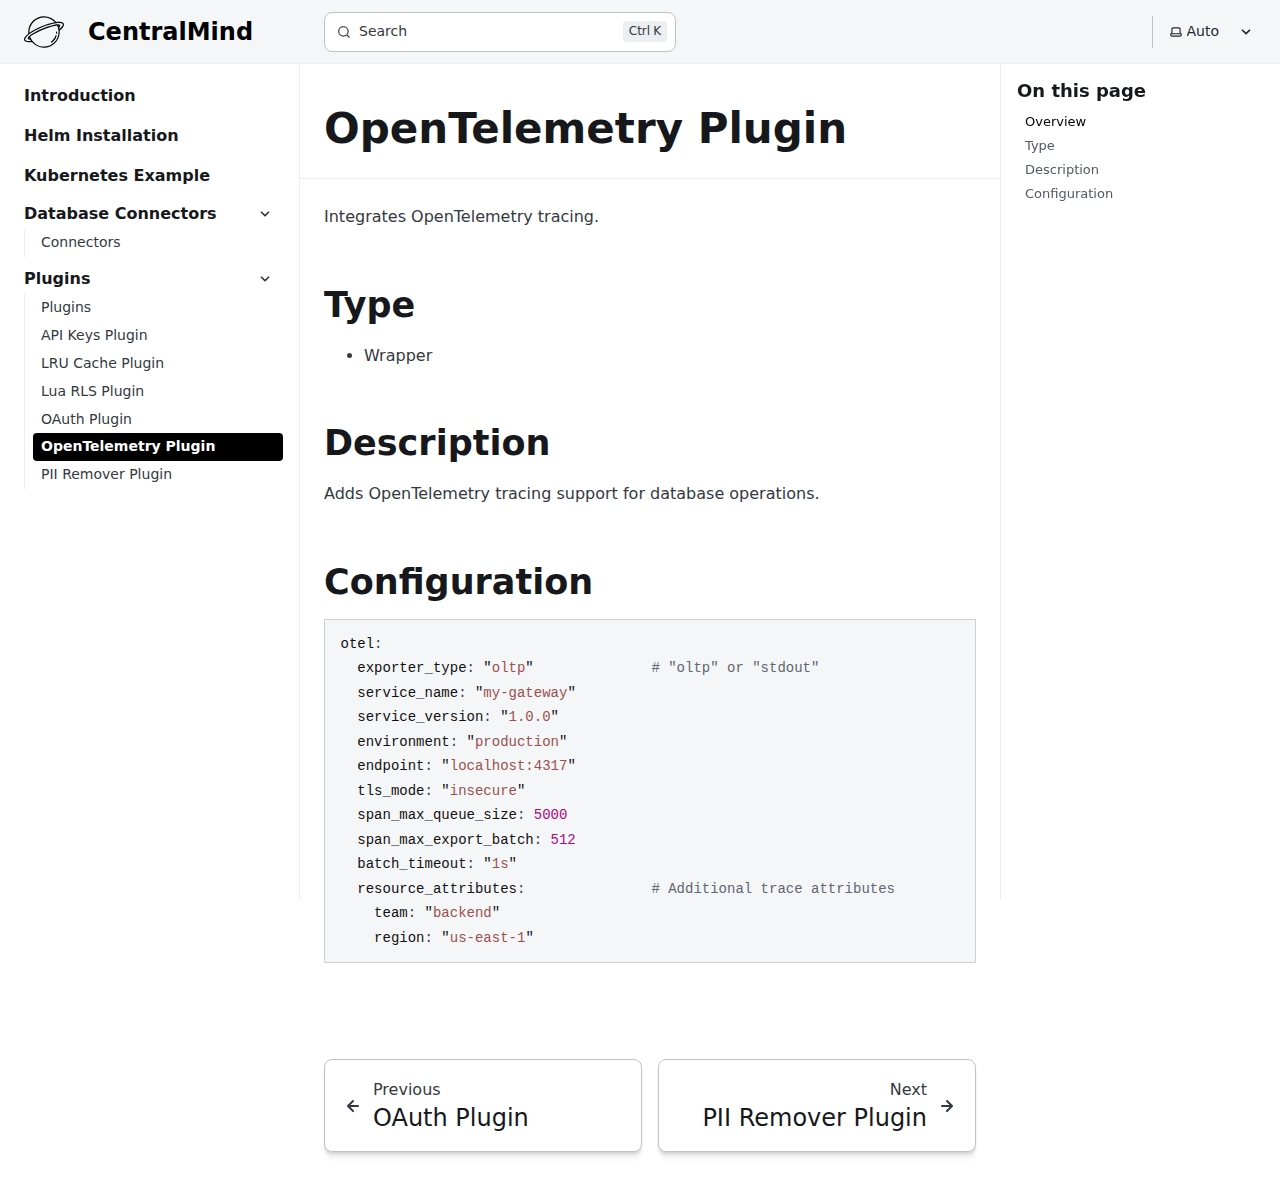
<file: plugins/otel/index.html>
<!DOCTYPE html><html lang="en" dir="ltr" data-has-toc data-has-sidebar data-theme="dark" class="astro-bguv2lll"> <head><meta charset="utf-8"/><meta name="viewport" content="width=device-width, initial-scale=1"/><title>OpenTelemetry Plugin | CentralMind</title><link rel="canonical" href="https://docs.centralmind.ai/plugins/otel/"/><link rel="sitemap" href="/sitemap-index.xml"/><link rel="shortcut icon" href="/favicon.svg" type="image/svg+xml"/><meta name="generator" content="Astro v4.16.18"/><meta name="generator" content="Starlight v0.29.3"/><meta property="og:title" content="OpenTelemetry Plugin"/><meta property="og:type" content="article"/><meta property="og:url" content="https://docs.centralmind.ai/plugins/otel/"/><meta property="og:locale" content="en"/><meta property="og:description"/><meta property="og:site_name" content="CentralMind"/><meta name="twitter:card" content="summary_large_image"/><script>
	window.StarlightThemeProvider = (() => {
		const storedTheme =
			typeof localStorage !== 'undefined' && localStorage.getItem('starlight-theme');
		const theme =
			storedTheme ||
			(window.matchMedia('(prefers-color-scheme: light)').matches ? 'light' : 'dark');
		document.documentElement.dataset.theme = theme === 'light' ? 'light' : 'dark';
		return {
			updatePickers(theme = storedTheme || 'auto') {
				document.querySelectorAll('starlight-theme-select').forEach((picker) => {
					const select = picker.querySelector('select');
					if (select) select.value = theme;
					/** @type {HTMLTemplateElement | null} */
					const tmpl = document.querySelector(`#theme-icons`);
					const newIcon = tmpl && tmpl.content.querySelector('.' + theme);
					if (newIcon) {
						const oldIcon = picker.querySelector('svg.label-icon');
						if (oldIcon) {
							oldIcon.replaceChildren(...newIcon.cloneNode(true).childNodes);
						}
					}
				});
			},
		};
	})();
</script><template id="theme-icons"><svg aria-hidden="true" class="light astro-c6vsoqas" width="16" height="16" viewBox="0 0 24 24" fill="currentColor" style="--sl-icon-size: 1em;"><path d="M5 12a1 1 0 0 0-1-1H3a1 1 0 0 0 0 2h1a1 1 0 0 0 1-1Zm.64 5-.71.71a1 1 0 0 0 0 1.41 1 1 0 0 0 1.41 0l.71-.71A1 1 0 0 0 5.64 17ZM12 5a1 1 0 0 0 1-1V3a1 1 0 0 0-2 0v1a1 1 0 0 0 1 1Zm5.66 2.34a1 1 0 0 0 .7-.29l.71-.71a1 1 0 1 0-1.41-1.41l-.66.71a1 1 0 0 0 0 1.41 1 1 0 0 0 .66.29Zm-12-.29a1 1 0 0 0 1.41 0 1 1 0 0 0 0-1.41l-.71-.71a1.004 1.004 0 1 0-1.43 1.41l.73.71ZM21 11h-1a1 1 0 0 0 0 2h1a1 1 0 0 0 0-2Zm-2.64 6A1 1 0 0 0 17 18.36l.71.71a1 1 0 0 0 1.41 0 1 1 0 0 0 0-1.41l-.76-.66ZM12 6.5a5.5 5.5 0 1 0 5.5 5.5A5.51 5.51 0 0 0 12 6.5Zm0 9a3.5 3.5 0 1 1 0-7 3.5 3.5 0 0 1 0 7Zm0 3.5a1 1 0 0 0-1 1v1a1 1 0 0 0 2 0v-1a1 1 0 0 0-1-1Z"/></svg> <svg aria-hidden="true" class="dark astro-c6vsoqas" width="16" height="16" viewBox="0 0 24 24" fill="currentColor" style="--sl-icon-size: 1em;"><path d="M21.64 13a1 1 0 0 0-1.05-.14 8.049 8.049 0 0 1-3.37.73 8.15 8.15 0 0 1-8.14-8.1 8.59 8.59 0 0 1 .25-2A1 1 0 0 0 8 2.36a10.14 10.14 0 1 0 14 11.69 1 1 0 0 0-.36-1.05Zm-9.5 6.69A8.14 8.14 0 0 1 7.08 5.22v.27a10.15 10.15 0 0 0 10.14 10.14 9.784 9.784 0 0 0 2.1-.22 8.11 8.11 0 0 1-7.18 4.32v-.04Z"/></svg> <svg aria-hidden="true" class="auto astro-c6vsoqas" width="16" height="16" viewBox="0 0 24 24" fill="currentColor" style="--sl-icon-size: 1em;"><path d="M21 14h-1V7a3 3 0 0 0-3-3H7a3 3 0 0 0-3 3v7H3a1 1 0 0 0-1 1v2a3 3 0 0 0 3 3h14a3 3 0 0 0 3-3v-2a1 1 0 0 0-1-1ZM6 7a1 1 0 0 1 1-1h10a1 1 0 0 1 1 1v7H6V7Zm14 10a1 1 0 0 1-1 1H5a1 1 0 0 1-1-1v-1h16v1Z"/></svg> </template><link rel="stylesheet" href="/app_assets/index.Cqf8R5QD.css"><script type="module" src="/app_assets/hoisted.U8eH-KuR.js"></script>
<script type="module" src="/app_assets/page.7qqag-5g.js"></script></head> <body class="astro-bguv2lll"> <a href="#_top" class="astro-7q3lir66">Skip to content</a>  <div class="page sl-flex astro-vrdttmbt"> <header class="header astro-vrdttmbt"><div class="header sl-flex astro-kmkmnagf"> <div class="title-wrapper sl-flex astro-kmkmnagf"> <a href="/" class="site-title sl-flex astro-m46x6ez3">  <img class="light:sl-hidden astro-m46x6ez3" alt="" src="/app_assets/logo-dark.DrgF6YFd.svg" width="800" height="800"> <img class="dark:sl-hidden astro-m46x6ez3" alt="" src="/app_assets/logo-light.Zn5zgiDF.svg" width="800" height="800"> <span class="astro-m46x6ez3"> CentralMind </span> </a>  </div> <div class="sl-flex astro-kmkmnagf"> <site-search data-translations="{&#34;placeholder&#34;:&#34;Search&#34;}" class="astro-v37mnknz"> <button data-open-modal disabled aria-label="Search" aria-keyshortcuts="Control+K" class="astro-v37mnknz"> <svg aria-hidden="true" class="astro-v37mnknz astro-c6vsoqas" width="16" height="16" viewBox="0 0 24 24" fill="currentColor" style="--sl-icon-size: 1em;"><path d="M21.71 20.29 18 16.61A9 9 0 1 0 16.61 18l3.68 3.68a.999.999 0 0 0 1.42 0 1 1 0 0 0 0-1.39ZM11 18a7 7 0 1 1 0-14 7 7 0 0 1 0 14Z"/></svg>  <span class="sl-hidden md:sl-block astro-v37mnknz" aria-hidden="true">Search</span> <kbd class="sl-hidden md:sl-flex astro-v37mnknz" style="display: none;"> <kbd class="astro-v37mnknz">Ctrl</kbd><kbd class="astro-v37mnknz">K</kbd> </kbd> </button> <dialog style="padding:0" aria-label="Search" class="astro-v37mnknz"> <div class="dialog-frame sl-flex astro-v37mnknz">  <button data-close-modal class="sl-flex md:sl-hidden astro-v37mnknz"> Cancel </button> <div class="search-container astro-v37mnknz"> <div id="starlight__search" class="astro-v37mnknz"></div> </div> </div> </dialog> </site-search>  <script>
	(() => {
		const openBtn = document.querySelector('button[data-open-modal]');
		const shortcut = openBtn?.querySelector('kbd');
		if (!openBtn || !(shortcut instanceof HTMLElement)) return;
		const platformKey = shortcut.querySelector('kbd');
		if (platformKey && /(Mac|iPhone|iPod|iPad)/i.test(navigator.platform)) {
			platformKey.textContent = '⌘';
			openBtn.setAttribute('aria-keyshortcuts', 'Meta+K');
		}
		shortcut.style.display = '';
	})();
</script>    </div> <div class="sl-hidden md:sl-flex right-group astro-kmkmnagf"> <div class="sl-flex social-icons astro-kmkmnagf">  </div> <starlight-theme-select>  <label style="--sl-select-width: 6.25em" class="astro-4yphtoen"> <span class="sr-only astro-4yphtoen">Select theme</span> <svg aria-hidden="true" class="icon label-icon astro-4yphtoen astro-c6vsoqas" width="16" height="16" viewBox="0 0 24 24" fill="currentColor" style="--sl-icon-size: 1em;"><path d="M21 14h-1V7a3 3 0 0 0-3-3H7a3 3 0 0 0-3 3v7H3a1 1 0 0 0-1 1v2a3 3 0 0 0 3 3h14a3 3 0 0 0 3-3v-2a1 1 0 0 0-1-1ZM6 7a1 1 0 0 1 1-1h10a1 1 0 0 1 1 1v7H6V7Zm14 10a1 1 0 0 1-1 1H5a1 1 0 0 1-1-1v-1h16v1Z"/></svg>  <select value="auto" class="astro-4yphtoen"> <option value="dark" class="astro-4yphtoen">Dark</option><option value="light" class="astro-4yphtoen">Light</option><option value="auto" selected class="astro-4yphtoen">Auto</option> </select> <svg aria-hidden="true" class="icon caret astro-4yphtoen astro-c6vsoqas" width="16" height="16" viewBox="0 0 24 24" fill="currentColor" style="--sl-icon-size: 1em;"><path d="M17 9.17a1 1 0 0 0-1.41 0L12 12.71 8.46 9.17a1 1 0 1 0-1.41 1.42l4.24 4.24a1.002 1.002 0 0 0 1.42 0L17 10.59a1.002 1.002 0 0 0 0-1.42Z"/></svg>  </label>  </starlight-theme-select>  <script>
	StarlightThemeProvider.updatePickers();
</script>   </div> </div> </header> <nav class="sidebar astro-vrdttmbt" aria-label="Main"> <starlight-menu-button class="astro-jif73yzw"> <button aria-expanded="false" aria-label="Menu" aria-controls="starlight__sidebar" class="sl-flex md:sl-hidden astro-jif73yzw"> <svg aria-hidden="true" class="astro-jif73yzw astro-c6vsoqas" width="16" height="16" viewBox="0 0 24 24" fill="currentColor" style="--sl-icon-size: 1em;"><path d="M3 8h18a1 1 0 1 0 0-2H3a1 1 0 0 0 0 2Zm18 8H3a1 1 0 0 0 0 2h18a1 1 0 0 0 0-2Zm0-5H3a1 1 0 0 0 0 2h18a1 1 0 0 0 0-2Z"/></svg>  </button> </starlight-menu-button>    <div id="starlight__sidebar" class="sidebar-pane astro-vrdttmbt"> <div class="sidebar-content sl-flex astro-vrdttmbt"> <sl-sidebar-state-persist data-hash="1x2a02f" class="astro-kku4brbg"> <script aria-hidden="true">
		(() => {
			try {
				if (!matchMedia('(min-width: 50em)').matches) return;
				/** @type {HTMLElement | null} */
				const target = document.querySelector('sl-sidebar-state-persist');
				const state = JSON.parse(sessionStorage.getItem('sl-sidebar-state') || '0');
				if (!target || !state || target.dataset.hash !== state.hash) return;
				window._starlightScrollRestore = state.scroll;
				customElements.define(
					'sl-sidebar-restore',
					class SidebarRestore extends HTMLElement {
						connectedCallback() {
							try {
								const idx = parseInt(this.dataset.index || '');
								const details = this.closest('details');
								if (details && typeof state.open[idx] === 'boolean') details.open = state.open[idx];
							} catch {}
						}
					}
				);
			} catch {}
		})();
	</script>  <ul class="top-level astro-3ii7xxms"> <li class="astro-3ii7xxms"> <a href="/" class="large astro-3ii7xxms"> <span class="astro-3ii7xxms">Introduction</span>  </a> </li><li class="astro-3ii7xxms"> <a href="/helm/gateway" class="large astro-3ii7xxms"> <span class="astro-3ii7xxms">Helm Installation</span>  </a> </li><li class="astro-3ii7xxms"> <a href="/example/k8s" class="large astro-3ii7xxms"> <span class="astro-3ii7xxms">Kubernetes Example</span>  </a> </li><li class="astro-3ii7xxms"> <details open class="astro-3ii7xxms"> <sl-sidebar-restore data-index="0"></sl-sidebar-restore> <summary class="astro-3ii7xxms"> <div class="group-label astro-3ii7xxms"> <span class="large astro-3ii7xxms">Database Connectors</span>  </div> <svg aria-hidden="true" class="caret astro-3ii7xxms astro-c6vsoqas" width="16" height="16" viewBox="0 0 24 24" fill="currentColor" style="--sl-icon-size: 1.25rem;"><path d="m14.83 11.29-4.24-4.24a1 1 0 1 0-1.42 1.41L12.71 12l-3.54 3.54a1 1 0 0 0 0 1.41 1 1 0 0 0 .71.29 1 1 0 0 0 .71-.29l4.24-4.24a1.002 1.002 0 0 0 0-1.42Z"/></svg>  </summary> <ul class="astro-3ii7xxms"> <li class="astro-3ii7xxms"> <a href="/connectors/" class="astro-3ii7xxms"> <span class="astro-3ii7xxms">Connectors</span>  </a> </li> </ul>  </details> </li><li class="astro-3ii7xxms"> <details open class="astro-3ii7xxms"> <sl-sidebar-restore data-index="1"></sl-sidebar-restore> <summary class="astro-3ii7xxms"> <div class="group-label astro-3ii7xxms"> <span class="large astro-3ii7xxms">Plugins</span>  </div> <svg aria-hidden="true" class="caret astro-3ii7xxms astro-c6vsoqas" width="16" height="16" viewBox="0 0 24 24" fill="currentColor" style="--sl-icon-size: 1.25rem;"><path d="m14.83 11.29-4.24-4.24a1 1 0 1 0-1.42 1.41L12.71 12l-3.54 3.54a1 1 0 0 0 0 1.41 1 1 0 0 0 .71.29 1 1 0 0 0 .71-.29l4.24-4.24a1.002 1.002 0 0 0 0-1.42Z"/></svg>  </summary> <ul class="astro-3ii7xxms"> <li class="astro-3ii7xxms"> <a href="/plugins/" class="astro-3ii7xxms"> <span class="astro-3ii7xxms">Plugins</span>  </a> </li><li class="astro-3ii7xxms"> <a href="/plugins/api_keys/" class="astro-3ii7xxms"> <span class="astro-3ii7xxms">API Keys Plugin</span>  </a> </li><li class="astro-3ii7xxms"> <a href="/plugins/lru_cache/" class="astro-3ii7xxms"> <span class="astro-3ii7xxms">LRU Cache Plugin</span>  </a> </li><li class="astro-3ii7xxms"> <a href="/plugins/lua_rls/" class="astro-3ii7xxms"> <span class="astro-3ii7xxms">Lua RLS Plugin</span>  </a> </li><li class="astro-3ii7xxms"> <a href="/plugins/oauth/" class="astro-3ii7xxms"> <span class="astro-3ii7xxms">OAuth Plugin</span>  </a> </li><li class="astro-3ii7xxms"> <a href="/plugins/otel/" aria-current="page" class="astro-3ii7xxms"> <span class="astro-3ii7xxms">OpenTelemetry Plugin</span>  </a> </li><li class="astro-3ii7xxms"> <a href="/plugins/pii_remover/" class="astro-3ii7xxms"> <span class="astro-3ii7xxms">PII Remover Plugin</span>  </a> </li> </ul>  </details> </li> </ul>   <script aria-hidden="true">
		(() => {
			const scroller = document.getElementById('starlight__sidebar');
			if (!window._starlightScrollRestore || !scroller) return;
			scroller.scrollTop = window._starlightScrollRestore;
			delete window._starlightScrollRestore;
		})();
	</script> </sl-sidebar-state-persist>  <div class="md:sl-hidden"> <div class="mobile-preferences sl-flex astro-wu23bvmt"> <div class="sl-flex social-icons astro-wu23bvmt">  </div> <starlight-theme-select>  <label style="--sl-select-width: 6.25em" class="astro-4yphtoen"> <span class="sr-only astro-4yphtoen">Select theme</span> <svg aria-hidden="true" class="icon label-icon astro-4yphtoen astro-c6vsoqas" width="16" height="16" viewBox="0 0 24 24" fill="currentColor" style="--sl-icon-size: 1em;"><path d="M21 14h-1V7a3 3 0 0 0-3-3H7a3 3 0 0 0-3 3v7H3a1 1 0 0 0-1 1v2a3 3 0 0 0 3 3h14a3 3 0 0 0 3-3v-2a1 1 0 0 0-1-1ZM6 7a1 1 0 0 1 1-1h10a1 1 0 0 1 1 1v7H6V7Zm14 10a1 1 0 0 1-1 1H5a1 1 0 0 1-1-1v-1h16v1Z"/></svg>  <select value="auto" class="astro-4yphtoen"> <option value="dark" class="astro-4yphtoen">Dark</option><option value="light" class="astro-4yphtoen">Light</option><option value="auto" selected class="astro-4yphtoen">Auto</option> </select> <svg aria-hidden="true" class="icon caret astro-4yphtoen astro-c6vsoqas" width="16" height="16" viewBox="0 0 24 24" fill="currentColor" style="--sl-icon-size: 1em;"><path d="M17 9.17a1 1 0 0 0-1.41 0L12 12.71 8.46 9.17a1 1 0 1 0-1.41 1.42l4.24 4.24a1.002 1.002 0 0 0 1.42 0L17 10.59a1.002 1.002 0 0 0 0-1.42Z"/></svg>  </label>  </starlight-theme-select>  <script>
	StarlightThemeProvider.updatePickers();
</script>   </div>  </div> </div> </div> </nav> <div class="main-frame astro-vrdttmbt">   <div class="lg:sl-flex astro-67yu43on"> <aside class="right-sidebar-container astro-67yu43on"> <div class="right-sidebar astro-67yu43on"> <div class="lg:sl-hidden astro-pb3aqygn"><mobile-starlight-toc data-min-h="2" data-max-h="3" class="astro-doynk5tl"><nav aria-labelledby="starlight__on-this-page--mobile" class="astro-doynk5tl"><details id="starlight__mobile-toc" class="astro-doynk5tl"><summary id="starlight__on-this-page--mobile" class="sl-flex astro-doynk5tl"><div class="toggle sl-flex astro-doynk5tl">On this page<svg aria-hidden="true" class="caret astro-doynk5tl astro-c6vsoqas" width="16" height="16" viewBox="0 0 24 24" fill="currentColor" style="--sl-icon-size: 1rem;"><path d="m14.83 11.29-4.24-4.24a1 1 0 1 0-1.42 1.41L12.71 12l-3.54 3.54a1 1 0 0 0 0 1.41 1 1 0 0 0 .71.29 1 1 0 0 0 .71-.29l4.24-4.24a1.002 1.002 0 0 0 0-1.42Z"/></svg> </div><span class="display-current astro-doynk5tl"></span></summary><div class="dropdown astro-doynk5tl"><ul class="isMobile astro-g2bywc46" style="--depth: 0;"> <li class="astro-g2bywc46" style="--depth: 0;"> <a href="#_top" class="astro-g2bywc46" style="--depth: 0;"> <span class="astro-g2bywc46" style="--depth: 0;">Overview</span> </a>  </li><li class="astro-g2bywc46" style="--depth: 0;"> <a href="#type" class="astro-g2bywc46" style="--depth: 0;"> <span class="astro-g2bywc46" style="--depth: 0;">Type</span> </a>  </li><li class="astro-g2bywc46" style="--depth: 0;"> <a href="#description" class="astro-g2bywc46" style="--depth: 0;"> <span class="astro-g2bywc46" style="--depth: 0;">Description</span> </a>  </li><li class="astro-g2bywc46" style="--depth: 0;"> <a href="#configuration" class="astro-g2bywc46" style="--depth: 0;"> <span class="astro-g2bywc46" style="--depth: 0;">Configuration</span> </a>  </li> </ul> </div></details></nav></mobile-starlight-toc></div><div class="right-sidebar-panel sl-hidden lg:sl-block astro-pb3aqygn"><div class="sl-container astro-pb3aqygn"><starlight-toc data-min-h="2" data-max-h="3"><nav aria-labelledby="starlight__on-this-page"><h2 id="starlight__on-this-page">On this page</h2><ul class="astro-g2bywc46" style="--depth: 0;"> <li class="astro-g2bywc46" style="--depth: 0;"> <a href="#_top" class="astro-g2bywc46" style="--depth: 0;"> <span class="astro-g2bywc46" style="--depth: 0;">Overview</span> </a>  </li><li class="astro-g2bywc46" style="--depth: 0;"> <a href="#type" class="astro-g2bywc46" style="--depth: 0;"> <span class="astro-g2bywc46" style="--depth: 0;">Type</span> </a>  </li><li class="astro-g2bywc46" style="--depth: 0;"> <a href="#description" class="astro-g2bywc46" style="--depth: 0;"> <span class="astro-g2bywc46" style="--depth: 0;">Description</span> </a>  </li><li class="astro-g2bywc46" style="--depth: 0;"> <a href="#configuration" class="astro-g2bywc46" style="--depth: 0;"> <span class="astro-g2bywc46" style="--depth: 0;">Configuration</span> </a>  </li> </ul> </nav></starlight-toc></div></div> </div> </aside> <div class="main-pane astro-67yu43on">  <main data-pagefind-body lang="en" dir="ltr" class="astro-bguv2lll">    <div class="content-panel astro-7nkwcw3z"> <div class="sl-container astro-7nkwcw3z"> <h1 id="_top" class="astro-j6tvhyss">OpenTelemetry Plugin</h1>  </div> </div>  <div class="content-panel astro-7nkwcw3z"> <div class="sl-container astro-7nkwcw3z"> <div class="sl-markdown-content"> <p>Integrates OpenTelemetry tracing.</p>
<h2 id="type">Type</h2>
<ul>
<li>Wrapper</li>
</ul>
<h2 id="description">Description</h2>
<p>Adds OpenTelemetry tracing support for database operations.</p>
<h2 id="configuration">Configuration</h2>
<div class="expressive-code"><link rel="stylesheet" href="/app_assets/ec.j8ofn.css"><script type="module" src="/app_assets/ec.8zarh.js"></script><figure class="frame not-content"><figcaption class="header"></figcaption><pre data-language="yaml"><code><div class="ec-line"><div class="code"><span style="--0:#7FDBCA;--1:#111111">otel</span><span style="--0:#D6DEEB;--1:#403F53">:</span></div></div><div class="ec-line"><div class="code"><span class="indent">  </span><span style="--0:#7FDBCA;--1:#111111">exporter_type</span><span style="--0:#D6DEEB;--1:#403F53">: </span><span style="--0:#D9F5DD;--1:#111111">"</span><span style="--0:#ECC48D;--1:#9B504E">oltp</span><span style="--0:#D9F5DD;--1:#111111">"</span><span style="--0:#D6DEEB;--1:#403F53">              </span><span style="--0:#809191;--1:#616671"># "oltp" or "stdout"</span></div></div><div class="ec-line"><div class="code"><span class="indent">  </span><span style="--0:#7FDBCA;--1:#111111">service_name</span><span style="--0:#D6DEEB;--1:#403F53">: </span><span style="--0:#D9F5DD;--1:#111111">"</span><span style="--0:#ECC48D;--1:#9B504E">my-gateway</span><span style="--0:#D9F5DD;--1:#111111">"</span></div></div><div class="ec-line"><div class="code"><span class="indent">  </span><span style="--0:#7FDBCA;--1:#111111">service_version</span><span style="--0:#D6DEEB;--1:#403F53">: </span><span style="--0:#D9F5DD;--1:#111111">"</span><span style="--0:#ECC48D;--1:#9B504E">1.0.0</span><span style="--0:#D9F5DD;--1:#111111">"</span></div></div><div class="ec-line"><div class="code"><span class="indent">  </span><span style="--0:#7FDBCA;--1:#111111">environment</span><span style="--0:#D6DEEB;--1:#403F53">: </span><span style="--0:#D9F5DD;--1:#111111">"</span><span style="--0:#ECC48D;--1:#9B504E">production</span><span style="--0:#D9F5DD;--1:#111111">"</span></div></div><div class="ec-line"><div class="code"><span class="indent">  </span><span style="--0:#7FDBCA;--1:#111111">endpoint</span><span style="--0:#D6DEEB;--1:#403F53">: </span><span style="--0:#D9F5DD;--1:#111111">"</span><span style="--0:#ECC48D;--1:#9B504E">localhost:4317</span><span style="--0:#D9F5DD;--1:#111111">"</span></div></div><div class="ec-line"><div class="code"><span class="indent">  </span><span style="--0:#7FDBCA;--1:#111111">tls_mode</span><span style="--0:#D6DEEB;--1:#403F53">: </span><span style="--0:#D9F5DD;--1:#111111">"</span><span style="--0:#ECC48D;--1:#9B504E">insecure</span><span style="--0:#D9F5DD;--1:#111111">"</span></div></div><div class="ec-line"><div class="code"><span class="indent">  </span><span style="--0:#7FDBCA;--1:#111111">span_max_queue_size</span><span style="--0:#D6DEEB;--1:#403F53">: </span><span style="--0:#F78C6C;--1:#AA0982">5000</span></div></div><div class="ec-line"><div class="code"><span class="indent">  </span><span style="--0:#7FDBCA;--1:#111111">span_max_export_batch</span><span style="--0:#D6DEEB;--1:#403F53">: </span><span style="--0:#F78C6C;--1:#AA0982">512</span></div></div><div class="ec-line"><div class="code"><span class="indent">  </span><span style="--0:#7FDBCA;--1:#111111">batch_timeout</span><span style="--0:#D6DEEB;--1:#403F53">: </span><span style="--0:#D9F5DD;--1:#111111">"</span><span style="--0:#ECC48D;--1:#9B504E">1s</span><span style="--0:#D9F5DD;--1:#111111">"</span></div></div><div class="ec-line"><div class="code"><span class="indent">  </span><span style="--0:#7FDBCA;--1:#111111">resource_attributes</span><span style="--0:#D6DEEB;--1:#403F53">:               </span><span style="--0:#809191;--1:#616671"># Additional trace attributes</span></div></div><div class="ec-line"><div class="code"><span class="indent">    </span><span style="--0:#7FDBCA;--1:#111111">team</span><span style="--0:#D6DEEB;--1:#403F53">: </span><span style="--0:#D9F5DD;--1:#111111">"</span><span style="--0:#ECC48D;--1:#9B504E">backend</span><span style="--0:#D9F5DD;--1:#111111">"</span></div></div><div class="ec-line"><div class="code"><span class="indent">    </span><span style="--0:#7FDBCA;--1:#111111">region</span><span style="--0:#D6DEEB;--1:#403F53">: </span><span style="--0:#D9F5DD;--1:#111111">"</span><span style="--0:#ECC48D;--1:#9B504E">us-east-1</span><span style="--0:#D9F5DD;--1:#111111">"</span></div></div></code></pre><div class="copy"><button title="Copy to clipboard" data-copied="Copied!" data-code="otel:  exporter_type: &#x22;oltp&#x22;              # &#x22;oltp&#x22; or &#x22;stdout&#x22;  service_name: &#x22;my-gateway&#x22;  service_version: &#x22;1.0.0&#x22;  environment: &#x22;production&#x22;  endpoint: &#x22;localhost:4317&#x22;  tls_mode: &#x22;insecure&#x22;  span_max_queue_size: 5000  span_max_export_batch: 512  batch_timeout: &#x22;1s&#x22;  resource_attributes:               # Additional trace attributes    team: &#x22;backend&#x22;    region: &#x22;us-east-1&#x22;"><div></div></button></div></figure></div> </div> <footer class="sl-flex astro-3yyafb3n"> <div class="meta sl-flex astro-3yyafb3n">   </div> <div class="pagination-links astro-u2l5gyhi" dir="ltr"> <a href="/plugins/oauth/" rel="prev" class="astro-u2l5gyhi"> <svg aria-hidden="true" class="astro-u2l5gyhi astro-c6vsoqas" width="16" height="16" viewBox="0 0 24 24" fill="currentColor" style="--sl-icon-size: 1.5rem;"><path d="M17 11H9.41l3.3-3.29a1.004 1.004 0 1 0-1.42-1.42l-5 5a1 1 0 0 0-.21.33 1 1 0 0 0 0 .76 1 1 0 0 0 .21.33l5 5a1.002 1.002 0 0 0 1.639-.325 1 1 0 0 0-.219-1.095L9.41 13H17a1 1 0 0 0 0-2Z"/></svg>  <span class="astro-u2l5gyhi"> Previous <br class="astro-u2l5gyhi"> <span class="link-title astro-u2l5gyhi">OAuth Plugin</span> </span> </a> <a href="/plugins/pii_remover/" rel="next" class="astro-u2l5gyhi"> <svg aria-hidden="true" class="astro-u2l5gyhi astro-c6vsoqas" width="16" height="16" viewBox="0 0 24 24" fill="currentColor" style="--sl-icon-size: 1.5rem;"><path d="M17.92 11.62a1.001 1.001 0 0 0-.21-.33l-5-5a1.003 1.003 0 1 0-1.42 1.42l3.3 3.29H7a1 1 0 0 0 0 2h7.59l-3.3 3.29a1.002 1.002 0 0 0 .325 1.639 1 1 0 0 0 1.095-.219l5-5a1 1 0 0 0 .21-.33 1 1 0 0 0 0-.76Z"/></svg>  <span class="astro-u2l5gyhi"> Next <br class="astro-u2l5gyhi"> <span class="link-title astro-u2l5gyhi">PII Remover Plugin</span> </span> </a> </div>   </footer>  </div> </div>   </main> </div> </div>  </div> </div>  </body></html>
</file>
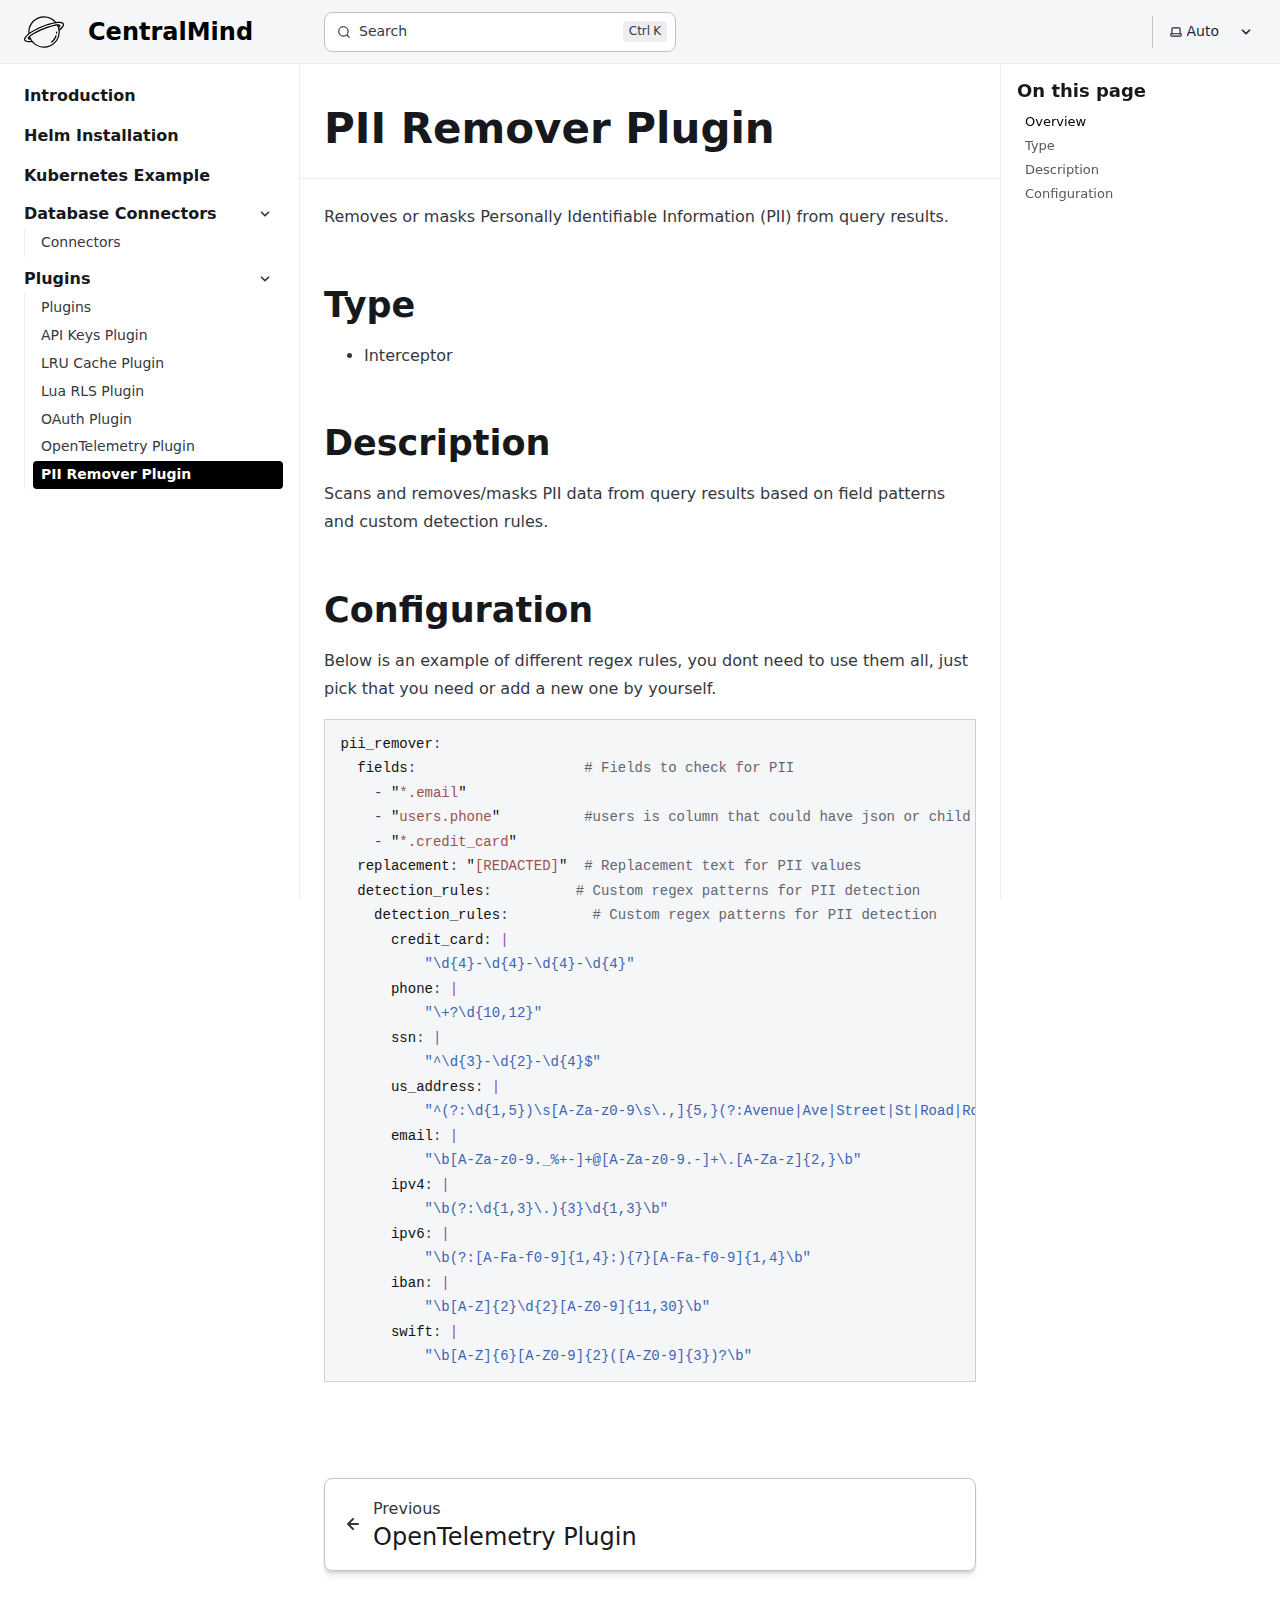
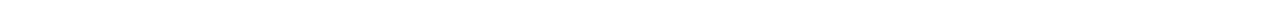
<file: plugins/pii_remover/index.html>
<!DOCTYPE html><html lang="en" dir="ltr" data-has-toc data-has-sidebar data-theme="dark" class="astro-bguv2lll"> <head><meta charset="utf-8"/><meta name="viewport" content="width=device-width, initial-scale=1"/><title>PII Remover Plugin | CentralMind</title><link rel="canonical" href="https://docs.centralmind.ai/plugins/pii_remover/"/><link rel="sitemap" href="/sitemap-index.xml"/><link rel="shortcut icon" href="/favicon.svg" type="image/svg+xml"/><meta name="generator" content="Astro v4.16.18"/><meta name="generator" content="Starlight v0.29.3"/><meta property="og:title" content="PII Remover Plugin"/><meta property="og:type" content="article"/><meta property="og:url" content="https://docs.centralmind.ai/plugins/pii_remover/"/><meta property="og:locale" content="en"/><meta property="og:description"/><meta property="og:site_name" content="CentralMind"/><meta name="twitter:card" content="summary_large_image"/><script>
	window.StarlightThemeProvider = (() => {
		const storedTheme =
			typeof localStorage !== 'undefined' && localStorage.getItem('starlight-theme');
		const theme =
			storedTheme ||
			(window.matchMedia('(prefers-color-scheme: light)').matches ? 'light' : 'dark');
		document.documentElement.dataset.theme = theme === 'light' ? 'light' : 'dark';
		return {
			updatePickers(theme = storedTheme || 'auto') {
				document.querySelectorAll('starlight-theme-select').forEach((picker) => {
					const select = picker.querySelector('select');
					if (select) select.value = theme;
					/** @type {HTMLTemplateElement | null} */
					const tmpl = document.querySelector(`#theme-icons`);
					const newIcon = tmpl && tmpl.content.querySelector('.' + theme);
					if (newIcon) {
						const oldIcon = picker.querySelector('svg.label-icon');
						if (oldIcon) {
							oldIcon.replaceChildren(...newIcon.cloneNode(true).childNodes);
						}
					}
				});
			},
		};
	})();
</script><template id="theme-icons"><svg aria-hidden="true" class="light astro-c6vsoqas" width="16" height="16" viewBox="0 0 24 24" fill="currentColor" style="--sl-icon-size: 1em;"><path d="M5 12a1 1 0 0 0-1-1H3a1 1 0 0 0 0 2h1a1 1 0 0 0 1-1Zm.64 5-.71.71a1 1 0 0 0 0 1.41 1 1 0 0 0 1.41 0l.71-.71A1 1 0 0 0 5.64 17ZM12 5a1 1 0 0 0 1-1V3a1 1 0 0 0-2 0v1a1 1 0 0 0 1 1Zm5.66 2.34a1 1 0 0 0 .7-.29l.71-.71a1 1 0 1 0-1.41-1.41l-.66.71a1 1 0 0 0 0 1.41 1 1 0 0 0 .66.29Zm-12-.29a1 1 0 0 0 1.41 0 1 1 0 0 0 0-1.41l-.71-.71a1.004 1.004 0 1 0-1.43 1.41l.73.71ZM21 11h-1a1 1 0 0 0 0 2h1a1 1 0 0 0 0-2Zm-2.64 6A1 1 0 0 0 17 18.36l.71.71a1 1 0 0 0 1.41 0 1 1 0 0 0 0-1.41l-.76-.66ZM12 6.5a5.5 5.5 0 1 0 5.5 5.5A5.51 5.51 0 0 0 12 6.5Zm0 9a3.5 3.5 0 1 1 0-7 3.5 3.5 0 0 1 0 7Zm0 3.5a1 1 0 0 0-1 1v1a1 1 0 0 0 2 0v-1a1 1 0 0 0-1-1Z"/></svg> <svg aria-hidden="true" class="dark astro-c6vsoqas" width="16" height="16" viewBox="0 0 24 24" fill="currentColor" style="--sl-icon-size: 1em;"><path d="M21.64 13a1 1 0 0 0-1.05-.14 8.049 8.049 0 0 1-3.37.73 8.15 8.15 0 0 1-8.14-8.1 8.59 8.59 0 0 1 .25-2A1 1 0 0 0 8 2.36a10.14 10.14 0 1 0 14 11.69 1 1 0 0 0-.36-1.05Zm-9.5 6.69A8.14 8.14 0 0 1 7.08 5.22v.27a10.15 10.15 0 0 0 10.14 10.14 9.784 9.784 0 0 0 2.1-.22 8.11 8.11 0 0 1-7.18 4.32v-.04Z"/></svg> <svg aria-hidden="true" class="auto astro-c6vsoqas" width="16" height="16" viewBox="0 0 24 24" fill="currentColor" style="--sl-icon-size: 1em;"><path d="M21 14h-1V7a3 3 0 0 0-3-3H7a3 3 0 0 0-3 3v7H3a1 1 0 0 0-1 1v2a3 3 0 0 0 3 3h14a3 3 0 0 0 3-3v-2a1 1 0 0 0-1-1ZM6 7a1 1 0 0 1 1-1h10a1 1 0 0 1 1 1v7H6V7Zm14 10a1 1 0 0 1-1 1H5a1 1 0 0 1-1-1v-1h16v1Z"/></svg> </template><link rel="stylesheet" href="/app_assets/index.Cqf8R5QD.css"><script type="module" src="/app_assets/hoisted.U8eH-KuR.js"></script>
<script type="module" src="/app_assets/page.7qqag-5g.js"></script></head> <body class="astro-bguv2lll"> <a href="#_top" class="astro-7q3lir66">Skip to content</a>  <div class="page sl-flex astro-vrdttmbt"> <header class="header astro-vrdttmbt"><div class="header sl-flex astro-kmkmnagf"> <div class="title-wrapper sl-flex astro-kmkmnagf"> <a href="/" class="site-title sl-flex astro-m46x6ez3">  <img class="light:sl-hidden astro-m46x6ez3" alt="" src="/app_assets/logo-dark.DrgF6YFd.svg" width="800" height="800"> <img class="dark:sl-hidden astro-m46x6ez3" alt="" src="/app_assets/logo-light.Zn5zgiDF.svg" width="800" height="800"> <span class="astro-m46x6ez3"> CentralMind </span> </a>  </div> <div class="sl-flex astro-kmkmnagf"> <site-search data-translations="{&#34;placeholder&#34;:&#34;Search&#34;}" class="astro-v37mnknz"> <button data-open-modal disabled aria-label="Search" aria-keyshortcuts="Control+K" class="astro-v37mnknz"> <svg aria-hidden="true" class="astro-v37mnknz astro-c6vsoqas" width="16" height="16" viewBox="0 0 24 24" fill="currentColor" style="--sl-icon-size: 1em;"><path d="M21.71 20.29 18 16.61A9 9 0 1 0 16.61 18l3.68 3.68a.999.999 0 0 0 1.42 0 1 1 0 0 0 0-1.39ZM11 18a7 7 0 1 1 0-14 7 7 0 0 1 0 14Z"/></svg>  <span class="sl-hidden md:sl-block astro-v37mnknz" aria-hidden="true">Search</span> <kbd class="sl-hidden md:sl-flex astro-v37mnknz" style="display: none;"> <kbd class="astro-v37mnknz">Ctrl</kbd><kbd class="astro-v37mnknz">K</kbd> </kbd> </button> <dialog style="padding:0" aria-label="Search" class="astro-v37mnknz"> <div class="dialog-frame sl-flex astro-v37mnknz">  <button data-close-modal class="sl-flex md:sl-hidden astro-v37mnknz"> Cancel </button> <div class="search-container astro-v37mnknz"> <div id="starlight__search" class="astro-v37mnknz"></div> </div> </div> </dialog> </site-search>  <script>
	(() => {
		const openBtn = document.querySelector('button[data-open-modal]');
		const shortcut = openBtn?.querySelector('kbd');
		if (!openBtn || !(shortcut instanceof HTMLElement)) return;
		const platformKey = shortcut.querySelector('kbd');
		if (platformKey && /(Mac|iPhone|iPod|iPad)/i.test(navigator.platform)) {
			platformKey.textContent = '⌘';
			openBtn.setAttribute('aria-keyshortcuts', 'Meta+K');
		}
		shortcut.style.display = '';
	})();
</script>    </div> <div class="sl-hidden md:sl-flex right-group astro-kmkmnagf"> <div class="sl-flex social-icons astro-kmkmnagf">  </div> <starlight-theme-select>  <label style="--sl-select-width: 6.25em" class="astro-4yphtoen"> <span class="sr-only astro-4yphtoen">Select theme</span> <svg aria-hidden="true" class="icon label-icon astro-4yphtoen astro-c6vsoqas" width="16" height="16" viewBox="0 0 24 24" fill="currentColor" style="--sl-icon-size: 1em;"><path d="M21 14h-1V7a3 3 0 0 0-3-3H7a3 3 0 0 0-3 3v7H3a1 1 0 0 0-1 1v2a3 3 0 0 0 3 3h14a3 3 0 0 0 3-3v-2a1 1 0 0 0-1-1ZM6 7a1 1 0 0 1 1-1h10a1 1 0 0 1 1 1v7H6V7Zm14 10a1 1 0 0 1-1 1H5a1 1 0 0 1-1-1v-1h16v1Z"/></svg>  <select value="auto" class="astro-4yphtoen"> <option value="dark" class="astro-4yphtoen">Dark</option><option value="light" class="astro-4yphtoen">Light</option><option value="auto" selected class="astro-4yphtoen">Auto</option> </select> <svg aria-hidden="true" class="icon caret astro-4yphtoen astro-c6vsoqas" width="16" height="16" viewBox="0 0 24 24" fill="currentColor" style="--sl-icon-size: 1em;"><path d="M17 9.17a1 1 0 0 0-1.41 0L12 12.71 8.46 9.17a1 1 0 1 0-1.41 1.42l4.24 4.24a1.002 1.002 0 0 0 1.42 0L17 10.59a1.002 1.002 0 0 0 0-1.42Z"/></svg>  </label>  </starlight-theme-select>  <script>
	StarlightThemeProvider.updatePickers();
</script>   </div> </div> </header> <nav class="sidebar astro-vrdttmbt" aria-label="Main"> <starlight-menu-button class="astro-jif73yzw"> <button aria-expanded="false" aria-label="Menu" aria-controls="starlight__sidebar" class="sl-flex md:sl-hidden astro-jif73yzw"> <svg aria-hidden="true" class="astro-jif73yzw astro-c6vsoqas" width="16" height="16" viewBox="0 0 24 24" fill="currentColor" style="--sl-icon-size: 1em;"><path d="M3 8h18a1 1 0 1 0 0-2H3a1 1 0 0 0 0 2Zm18 8H3a1 1 0 0 0 0 2h18a1 1 0 0 0 0-2Zm0-5H3a1 1 0 0 0 0 2h18a1 1 0 0 0 0-2Z"/></svg>  </button> </starlight-menu-button>    <div id="starlight__sidebar" class="sidebar-pane astro-vrdttmbt"> <div class="sidebar-content sl-flex astro-vrdttmbt"> <sl-sidebar-state-persist data-hash="1x2a02f" class="astro-kku4brbg"> <script aria-hidden="true">
		(() => {
			try {
				if (!matchMedia('(min-width: 50em)').matches) return;
				/** @type {HTMLElement | null} */
				const target = document.querySelector('sl-sidebar-state-persist');
				const state = JSON.parse(sessionStorage.getItem('sl-sidebar-state') || '0');
				if (!target || !state || target.dataset.hash !== state.hash) return;
				window._starlightScrollRestore = state.scroll;
				customElements.define(
					'sl-sidebar-restore',
					class SidebarRestore extends HTMLElement {
						connectedCallback() {
							try {
								const idx = parseInt(this.dataset.index || '');
								const details = this.closest('details');
								if (details && typeof state.open[idx] === 'boolean') details.open = state.open[idx];
							} catch {}
						}
					}
				);
			} catch {}
		})();
	</script>  <ul class="top-level astro-3ii7xxms"> <li class="astro-3ii7xxms"> <a href="/" class="large astro-3ii7xxms"> <span class="astro-3ii7xxms">Introduction</span>  </a> </li><li class="astro-3ii7xxms"> <a href="/helm/gateway" class="large astro-3ii7xxms"> <span class="astro-3ii7xxms">Helm Installation</span>  </a> </li><li class="astro-3ii7xxms"> <a href="/example/k8s" class="large astro-3ii7xxms"> <span class="astro-3ii7xxms">Kubernetes Example</span>  </a> </li><li class="astro-3ii7xxms"> <details open class="astro-3ii7xxms"> <sl-sidebar-restore data-index="0"></sl-sidebar-restore> <summary class="astro-3ii7xxms"> <div class="group-label astro-3ii7xxms"> <span class="large astro-3ii7xxms">Database Connectors</span>  </div> <svg aria-hidden="true" class="caret astro-3ii7xxms astro-c6vsoqas" width="16" height="16" viewBox="0 0 24 24" fill="currentColor" style="--sl-icon-size: 1.25rem;"><path d="m14.83 11.29-4.24-4.24a1 1 0 1 0-1.42 1.41L12.71 12l-3.54 3.54a1 1 0 0 0 0 1.41 1 1 0 0 0 .71.29 1 1 0 0 0 .71-.29l4.24-4.24a1.002 1.002 0 0 0 0-1.42Z"/></svg>  </summary> <ul class="astro-3ii7xxms"> <li class="astro-3ii7xxms"> <a href="/connectors/" class="astro-3ii7xxms"> <span class="astro-3ii7xxms">Connectors</span>  </a> </li> </ul>  </details> </li><li class="astro-3ii7xxms"> <details open class="astro-3ii7xxms"> <sl-sidebar-restore data-index="1"></sl-sidebar-restore> <summary class="astro-3ii7xxms"> <div class="group-label astro-3ii7xxms"> <span class="large astro-3ii7xxms">Plugins</span>  </div> <svg aria-hidden="true" class="caret astro-3ii7xxms astro-c6vsoqas" width="16" height="16" viewBox="0 0 24 24" fill="currentColor" style="--sl-icon-size: 1.25rem;"><path d="m14.83 11.29-4.24-4.24a1 1 0 1 0-1.42 1.41L12.71 12l-3.54 3.54a1 1 0 0 0 0 1.41 1 1 0 0 0 .71.29 1 1 0 0 0 .71-.29l4.24-4.24a1.002 1.002 0 0 0 0-1.42Z"/></svg>  </summary> <ul class="astro-3ii7xxms"> <li class="astro-3ii7xxms"> <a href="/plugins/" class="astro-3ii7xxms"> <span class="astro-3ii7xxms">Plugins</span>  </a> </li><li class="astro-3ii7xxms"> <a href="/plugins/api_keys/" class="astro-3ii7xxms"> <span class="astro-3ii7xxms">API Keys Plugin</span>  </a> </li><li class="astro-3ii7xxms"> <a href="/plugins/lru_cache/" class="astro-3ii7xxms"> <span class="astro-3ii7xxms">LRU Cache Plugin</span>  </a> </li><li class="astro-3ii7xxms"> <a href="/plugins/lua_rls/" class="astro-3ii7xxms"> <span class="astro-3ii7xxms">Lua RLS Plugin</span>  </a> </li><li class="astro-3ii7xxms"> <a href="/plugins/oauth/" class="astro-3ii7xxms"> <span class="astro-3ii7xxms">OAuth Plugin</span>  </a> </li><li class="astro-3ii7xxms"> <a href="/plugins/otel/" class="astro-3ii7xxms"> <span class="astro-3ii7xxms">OpenTelemetry Plugin</span>  </a> </li><li class="astro-3ii7xxms"> <a href="/plugins/pii_remover/" aria-current="page" class="astro-3ii7xxms"> <span class="astro-3ii7xxms">PII Remover Plugin</span>  </a> </li> </ul>  </details> </li> </ul>   <script aria-hidden="true">
		(() => {
			const scroller = document.getElementById('starlight__sidebar');
			if (!window._starlightScrollRestore || !scroller) return;
			scroller.scrollTop = window._starlightScrollRestore;
			delete window._starlightScrollRestore;
		})();
	</script> </sl-sidebar-state-persist>  <div class="md:sl-hidden"> <div class="mobile-preferences sl-flex astro-wu23bvmt"> <div class="sl-flex social-icons astro-wu23bvmt">  </div> <starlight-theme-select>  <label style="--sl-select-width: 6.25em" class="astro-4yphtoen"> <span class="sr-only astro-4yphtoen">Select theme</span> <svg aria-hidden="true" class="icon label-icon astro-4yphtoen astro-c6vsoqas" width="16" height="16" viewBox="0 0 24 24" fill="currentColor" style="--sl-icon-size: 1em;"><path d="M21 14h-1V7a3 3 0 0 0-3-3H7a3 3 0 0 0-3 3v7H3a1 1 0 0 0-1 1v2a3 3 0 0 0 3 3h14a3 3 0 0 0 3-3v-2a1 1 0 0 0-1-1ZM6 7a1 1 0 0 1 1-1h10a1 1 0 0 1 1 1v7H6V7Zm14 10a1 1 0 0 1-1 1H5a1 1 0 0 1-1-1v-1h16v1Z"/></svg>  <select value="auto" class="astro-4yphtoen"> <option value="dark" class="astro-4yphtoen">Dark</option><option value="light" class="astro-4yphtoen">Light</option><option value="auto" selected class="astro-4yphtoen">Auto</option> </select> <svg aria-hidden="true" class="icon caret astro-4yphtoen astro-c6vsoqas" width="16" height="16" viewBox="0 0 24 24" fill="currentColor" style="--sl-icon-size: 1em;"><path d="M17 9.17a1 1 0 0 0-1.41 0L12 12.71 8.46 9.17a1 1 0 1 0-1.41 1.42l4.24 4.24a1.002 1.002 0 0 0 1.42 0L17 10.59a1.002 1.002 0 0 0 0-1.42Z"/></svg>  </label>  </starlight-theme-select>  <script>
	StarlightThemeProvider.updatePickers();
</script>   </div>  </div> </div> </div> </nav> <div class="main-frame astro-vrdttmbt">   <div class="lg:sl-flex astro-67yu43on"> <aside class="right-sidebar-container astro-67yu43on"> <div class="right-sidebar astro-67yu43on"> <div class="lg:sl-hidden astro-pb3aqygn"><mobile-starlight-toc data-min-h="2" data-max-h="3" class="astro-doynk5tl"><nav aria-labelledby="starlight__on-this-page--mobile" class="astro-doynk5tl"><details id="starlight__mobile-toc" class="astro-doynk5tl"><summary id="starlight__on-this-page--mobile" class="sl-flex astro-doynk5tl"><div class="toggle sl-flex astro-doynk5tl">On this page<svg aria-hidden="true" class="caret astro-doynk5tl astro-c6vsoqas" width="16" height="16" viewBox="0 0 24 24" fill="currentColor" style="--sl-icon-size: 1rem;"><path d="m14.83 11.29-4.24-4.24a1 1 0 1 0-1.42 1.41L12.71 12l-3.54 3.54a1 1 0 0 0 0 1.41 1 1 0 0 0 .71.29 1 1 0 0 0 .71-.29l4.24-4.24a1.002 1.002 0 0 0 0-1.42Z"/></svg> </div><span class="display-current astro-doynk5tl"></span></summary><div class="dropdown astro-doynk5tl"><ul class="isMobile astro-g2bywc46" style="--depth: 0;"> <li class="astro-g2bywc46" style="--depth: 0;"> <a href="#_top" class="astro-g2bywc46" style="--depth: 0;"> <span class="astro-g2bywc46" style="--depth: 0;">Overview</span> </a>  </li><li class="astro-g2bywc46" style="--depth: 0;"> <a href="#type" class="astro-g2bywc46" style="--depth: 0;"> <span class="astro-g2bywc46" style="--depth: 0;">Type</span> </a>  </li><li class="astro-g2bywc46" style="--depth: 0;"> <a href="#description" class="astro-g2bywc46" style="--depth: 0;"> <span class="astro-g2bywc46" style="--depth: 0;">Description</span> </a>  </li><li class="astro-g2bywc46" style="--depth: 0;"> <a href="#configuration" class="astro-g2bywc46" style="--depth: 0;"> <span class="astro-g2bywc46" style="--depth: 0;">Configuration</span> </a>  </li> </ul> </div></details></nav></mobile-starlight-toc></div><div class="right-sidebar-panel sl-hidden lg:sl-block astro-pb3aqygn"><div class="sl-container astro-pb3aqygn"><starlight-toc data-min-h="2" data-max-h="3"><nav aria-labelledby="starlight__on-this-page"><h2 id="starlight__on-this-page">On this page</h2><ul class="astro-g2bywc46" style="--depth: 0;"> <li class="astro-g2bywc46" style="--depth: 0;"> <a href="#_top" class="astro-g2bywc46" style="--depth: 0;"> <span class="astro-g2bywc46" style="--depth: 0;">Overview</span> </a>  </li><li class="astro-g2bywc46" style="--depth: 0;"> <a href="#type" class="astro-g2bywc46" style="--depth: 0;"> <span class="astro-g2bywc46" style="--depth: 0;">Type</span> </a>  </li><li class="astro-g2bywc46" style="--depth: 0;"> <a href="#description" class="astro-g2bywc46" style="--depth: 0;"> <span class="astro-g2bywc46" style="--depth: 0;">Description</span> </a>  </li><li class="astro-g2bywc46" style="--depth: 0;"> <a href="#configuration" class="astro-g2bywc46" style="--depth: 0;"> <span class="astro-g2bywc46" style="--depth: 0;">Configuration</span> </a>  </li> </ul> </nav></starlight-toc></div></div> </div> </aside> <div class="main-pane astro-67yu43on">  <main data-pagefind-body lang="en" dir="ltr" class="astro-bguv2lll">    <div class="content-panel astro-7nkwcw3z"> <div class="sl-container astro-7nkwcw3z"> <h1 id="_top" class="astro-j6tvhyss">PII Remover Plugin</h1>  </div> </div>  <div class="content-panel astro-7nkwcw3z"> <div class="sl-container astro-7nkwcw3z"> <div class="sl-markdown-content"> <p>Removes or masks Personally Identifiable Information (PII) from query results.</p>
<h2 id="type">Type</h2>
<ul>
<li>Interceptor</li>
</ul>
<h2 id="description">Description</h2>
<p>Scans and removes/masks PII data from query results based on field patterns and custom detection rules.</p>
<h2 id="configuration">Configuration</h2>
<p>Below is an example of different regex rules, you dont need to use them all, just pick that you need or add a new one by yourself.</p>
<div class="expressive-code"><link rel="stylesheet" href="/app_assets/ec.j8ofn.css"><script type="module" src="/app_assets/ec.8zarh.js"></script><figure class="frame not-content"><figcaption class="header"></figcaption><pre data-language="yaml"><code><div class="ec-line"><div class="code"><span style="--0:#7FDBCA;--1:#111111">pii_remover</span><span style="--0:#D6DEEB;--1:#403F53">:</span></div></div><div class="ec-line"><div class="code"><span class="indent">  </span><span style="--0:#7FDBCA;--1:#111111">fields</span><span style="--0:#D6DEEB;--1:#403F53">:                    </span><span style="--0:#809191;--1:#616671"># Fields to check for PII</span></div></div><div class="ec-line"><div class="code"><span class="indent"><span style="--0:#D6DEEB;--1:#403F53">    </span></span><span style="--0:#D6DEEB;--1:#403F53">- </span><span style="--0:#D9F5DD;--1:#111111">"</span><span style="--0:#ECC48D;--1:#9B504E">*.email</span><span style="--0:#D9F5DD;--1:#111111">"</span></div></div><div class="ec-line"><div class="code"><span class="indent"><span style="--0:#D6DEEB;--1:#403F53">    </span></span><span style="--0:#D6DEEB;--1:#403F53">- </span><span style="--0:#D9F5DD;--1:#111111">"</span><span style="--0:#ECC48D;--1:#9B504E">users.phone</span><span style="--0:#D9F5DD;--1:#111111">"</span><span style="--0:#D6DEEB;--1:#403F53">          </span><span style="--0:#809191;--1:#616671">#users is column that could have json or child property: phone</span></div></div><div class="ec-line"><div class="code"><span class="indent"><span style="--0:#D6DEEB;--1:#403F53">    </span></span><span style="--0:#D6DEEB;--1:#403F53">- </span><span style="--0:#D9F5DD;--1:#111111">"</span><span style="--0:#ECC48D;--1:#9B504E">*.credit_card</span><span style="--0:#D9F5DD;--1:#111111">"</span></div></div><div class="ec-line"><div class="code"><span class="indent">  </span><span style="--0:#7FDBCA;--1:#111111">replacement</span><span style="--0:#D6DEEB;--1:#403F53">: </span><span style="--0:#D9F5DD;--1:#111111">"</span><span style="--0:#ECC48D;--1:#9B504E">[REDACTED]</span><span style="--0:#D9F5DD;--1:#111111">"</span><span style="--0:#D6DEEB;--1:#403F53">  </span><span style="--0:#809191;--1:#616671"># Replacement text for PII values</span></div></div><div class="ec-line"><div class="code"><span class="indent">  </span><span style="--0:#7FDBCA;--1:#111111">detection_rules</span><span style="--0:#D6DEEB;--1:#403F53">:          </span><span style="--0:#809191;--1:#616671"># Custom regex patterns for PII detection</span></div></div><div class="ec-line"><div class="code"><span class="indent">    </span><span style="--0:#7FDBCA;--1:#111111">detection_rules</span><span style="--0:#D6DEEB;--1:#403F53">:          </span><span style="--0:#809191;--1:#616671"># Custom regex patterns for PII detection</span></div></div><div class="ec-line"><div class="code"><span class="indent">      </span><span style="--0:#7FDBCA;--1:#111111">credit_card</span><span style="--0:#D6DEEB;--1:#403F53">: </span><span style="--0:#C792EA;--1:#8D46B4">|</span></div></div><div class="ec-line"><div class="code"><span class="indent"><span style="--0:#ECC48D;--1:#3C63B3">          </span></span><span style="--0:#ECC48D;--1:#3C63B3">"\d{4}-\d{4}-\d{4}-\d{4}"</span></div></div><div class="ec-line"><div class="code"><span class="indent">      </span><span style="--0:#7FDBCA;--1:#111111">phone</span><span style="--0:#D6DEEB;--1:#403F53">: </span><span style="--0:#C792EA;--1:#8D46B4">|</span></div></div><div class="ec-line"><div class="code"><span class="indent"><span style="--0:#ECC48D;--1:#3C63B3">          </span></span><span style="--0:#ECC48D;--1:#3C63B3">"\+?\d{10,12}"</span></div></div><div class="ec-line"><div class="code"><span class="indent">      </span><span style="--0:#7FDBCA;--1:#111111">ssn</span><span style="--0:#D6DEEB;--1:#403F53">: </span><span style="--0:#C792EA;--1:#8D46B4">|</span></div></div><div class="ec-line"><div class="code"><span class="indent"><span style="--0:#ECC48D;--1:#3C63B3">          </span></span><span style="--0:#ECC48D;--1:#3C63B3">"^\d{3}-\d{2}-\d{4}$"</span></div></div><div class="ec-line"><div class="code"><span class="indent">      </span><span style="--0:#7FDBCA;--1:#111111">us_address</span><span style="--0:#D6DEEB;--1:#403F53">: </span><span style="--0:#C792EA;--1:#8D46B4">|</span></div></div><div class="ec-line"><div class="code"><span class="indent"><span style="--0:#ECC48D;--1:#3C63B3">          </span></span><span style="--0:#ECC48D;--1:#3C63B3">"^(?:\d{1,5})\s[A-Za-z0-9\s\.,]{5,}(?:Avenue|Ave|Street|St|Road|Rd|Boulevard|Blvd|Lane|Ln|Drive|Dr|Way|Court|Ct|Circle|Cir|Trail|Trl)[\s,]*(?:[A-Za-z\s]{2,})?[,\s]+(?:A[KLRZ]|C[AOT]|D[CE]|FL|GA|HI|I[ADLN]|K[SY]|LA|M[ADEINOST]|N[CDEHJMVY]|O[HKR]|P[AR]|RI|S[CD]|T[NX]|UT|V[AIT]|W[AIVY])[,\s]+\d{5}(?:-\d{4})?$"</span></div></div><div class="ec-line"><div class="code"><span class="indent">      </span><span style="--0:#7FDBCA;--1:#111111">email</span><span style="--0:#D6DEEB;--1:#403F53">: </span><span style="--0:#C792EA;--1:#8D46B4">|</span></div></div><div class="ec-line"><div class="code"><span class="indent"><span style="--0:#ECC48D;--1:#3C63B3">          </span></span><span style="--0:#ECC48D;--1:#3C63B3">"\b[A-Za-z0-9._%+-]+@[A-Za-z0-9.-]+\.[A-Za-z]{2,}\b"</span></div></div><div class="ec-line"><div class="code"><span class="indent">      </span><span style="--0:#7FDBCA;--1:#111111">ipv4</span><span style="--0:#D6DEEB;--1:#403F53">: </span><span style="--0:#C792EA;--1:#8D46B4">|</span></div></div><div class="ec-line"><div class="code"><span class="indent"><span style="--0:#ECC48D;--1:#3C63B3">          </span></span><span style="--0:#ECC48D;--1:#3C63B3">"\b(?:\d{1,3}\.){3}\d{1,3}\b"</span></div></div><div class="ec-line"><div class="code"><span class="indent">      </span><span style="--0:#7FDBCA;--1:#111111">ipv6</span><span style="--0:#D6DEEB;--1:#403F53">: </span><span style="--0:#C792EA;--1:#8D46B4">|</span></div></div><div class="ec-line"><div class="code"><span class="indent"><span style="--0:#ECC48D;--1:#3C63B3">          </span></span><span style="--0:#ECC48D;--1:#3C63B3">"\b(?:[A-Fa-f0-9]{1,4}:){7}[A-Fa-f0-9]{1,4}\b"</span></div></div><div class="ec-line"><div class="code"><span class="indent">      </span><span style="--0:#7FDBCA;--1:#111111">iban</span><span style="--0:#D6DEEB;--1:#403F53">: </span><span style="--0:#C792EA;--1:#8D46B4">|</span></div></div><div class="ec-line"><div class="code"><span class="indent"><span style="--0:#ECC48D;--1:#3C63B3">          </span></span><span style="--0:#ECC48D;--1:#3C63B3">"\b[A-Z]{2}\d{2}[A-Z0-9]{11,30}\b"</span></div></div><div class="ec-line"><div class="code"><span class="indent">      </span><span style="--0:#7FDBCA;--1:#111111">swift</span><span style="--0:#D6DEEB;--1:#403F53">: </span><span style="--0:#C792EA;--1:#8D46B4">|</span></div></div><div class="ec-line"><div class="code"><span class="indent"><span style="--0:#ECC48D;--1:#3C63B3">          </span></span><span style="--0:#ECC48D;--1:#3C63B3">"\b[A-Z]{6}[A-Z0-9]{2}([A-Z0-9]{3})?\b"</span></div></div></code></pre><div class="copy"><button title="Copy to clipboard" data-copied="Copied!" data-code="pii_remover:  fields:                    # Fields to check for PII    - &#x22;*.email&#x22;    - &#x22;users.phone&#x22;          #users is column that could have json or child property: phone    - &#x22;*.credit_card&#x22;  replacement: &#x22;[REDACTED]&#x22;  # Replacement text for PII values  detection_rules:          # Custom regex patterns for PII detection    detection_rules:          # Custom regex patterns for PII detection      credit_card: |          &#x22;\d{4}-\d{4}-\d{4}-\d{4}&#x22;      phone: |          &#x22;\+?\d{10,12}&#x22;      ssn: |          &#x22;^\d{3}-\d{2}-\d{4}$&#x22;      us_address: |          &#x22;^(?:\d{1,5})\s[A-Za-z0-9\s\.,]{5,}(?:Avenue|Ave|Street|St|Road|Rd|Boulevard|Blvd|Lane|Ln|Drive|Dr|Way|Court|Ct|Circle|Cir|Trail|Trl)[\s,]*(?:[A-Za-z\s]{2,})?[,\s]+(?:A[KLRZ]|C[AOT]|D[CE]|FL|GA|HI|I[ADLN]|K[SY]|LA|M[ADEINOST]|N[CDEHJMVY]|O[HKR]|P[AR]|RI|S[CD]|T[NX]|UT|V[AIT]|W[AIVY])[,\s]+\d{5}(?:-\d{4})?$&#x22;      email: |          &#x22;\b[A-Za-z0-9._%+-]+@[A-Za-z0-9.-]+\.[A-Za-z]{2,}\b&#x22;      ipv4: |          &#x22;\b(?:\d{1,3}\.){3}\d{1,3}\b&#x22;      ipv6: |          &#x22;\b(?:[A-Fa-f0-9]{1,4}:){7}[A-Fa-f0-9]{1,4}\b&#x22;      iban: |          &#x22;\b[A-Z]{2}\d{2}[A-Z0-9]{11,30}\b&#x22;      swift: |          &#x22;\b[A-Z]{6}[A-Z0-9]{2}([A-Z0-9]{3})?\b&#x22;"><div></div></button></div></figure></div> </div> <footer class="sl-flex astro-3yyafb3n"> <div class="meta sl-flex astro-3yyafb3n">   </div> <div class="pagination-links astro-u2l5gyhi" dir="ltr"> <a href="/plugins/otel/" rel="prev" class="astro-u2l5gyhi"> <svg aria-hidden="true" class="astro-u2l5gyhi astro-c6vsoqas" width="16" height="16" viewBox="0 0 24 24" fill="currentColor" style="--sl-icon-size: 1.5rem;"><path d="M17 11H9.41l3.3-3.29a1.004 1.004 0 1 0-1.42-1.42l-5 5a1 1 0 0 0-.21.33 1 1 0 0 0 0 .76 1 1 0 0 0 .21.33l5 5a1.002 1.002 0 0 0 1.639-.325 1 1 0 0 0-.219-1.095L9.41 13H17a1 1 0 0 0 0-2Z"/></svg>  <span class="astro-u2l5gyhi"> Previous <br class="astro-u2l5gyhi"> <span class="link-title astro-u2l5gyhi">OpenTelemetry Plugin</span> </span> </a>  </div>   </footer>  </div> </div>   </main> </div> </div>  </div> </div>  </body></html>
</file>
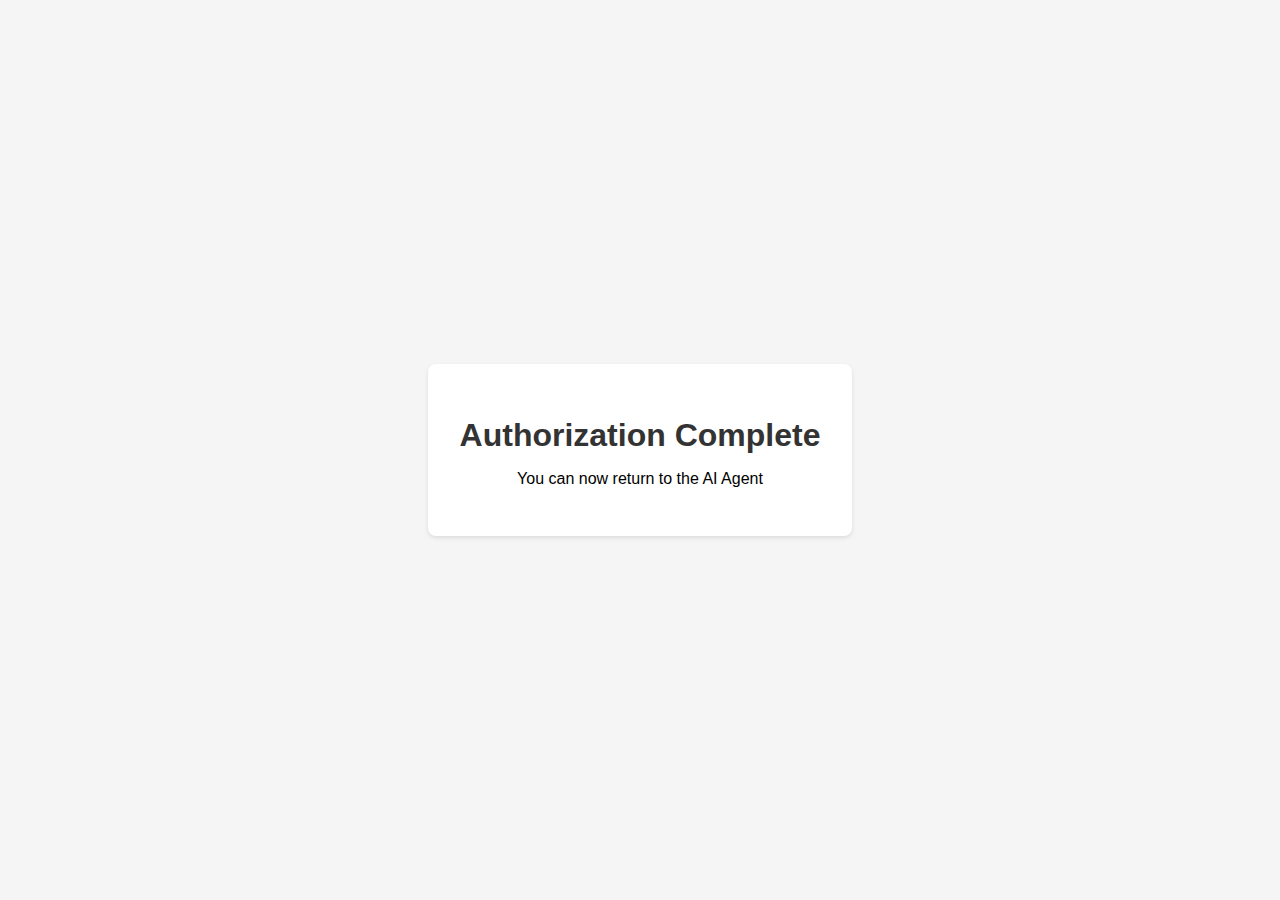
<file: plugins/oauth/resources/auth_complete.html>
<!DOCTYPE html>
<html>
<head>
    <title>Authorization Complete</title>
    <style>
        body {
            font-family: Arial, sans-serif;
            display: flex;
            justify-content: center;
            align-items: center;
            height: 100vh;
            margin: 0;
            background-color: #f5f5f5;
        }
        .container {
            text-align: center;
            padding: 2rem;
            background-color: white;
            border-radius: 8px;
            box-shadow: 0 2px 4px rgba(0,0,0,0.1);
        }
        h1 {
            color: #333;
            margin-bottom: 1rem;
        }
    </style>
</head>
<body>
    <div class="container">
        <h1>Authorization Complete</h1>
        <p>You can now return to the AI Agent</p>
    </div>
</body>
</html>
</file>
<file: app_assets/index.Cqf8R5QD.css>
:root,::backdrop{--sl-color-white: hsl(0, 0%, 100%);--sl-color-gray-1: hsl(224, 20%, 94%);--sl-color-gray-2: hsl(224, 6%, 77%);--sl-color-gray-3: hsl(224, 6%, 56%);--sl-color-gray-4: hsl(224, 7%, 36%);--sl-color-gray-5: hsl(224, 10%, 23%);--sl-color-gray-6: hsl(224, 14%, 16%);--sl-color-black: hsl(224, 10%, 10%);--sl-hue-orange: 41;--sl-color-orange-low: hsl(var(--sl-hue-orange), 39%, 22%);--sl-color-orange: hsl(var(--sl-hue-orange), 82%, 63%);--sl-color-orange-high: hsl(var(--sl-hue-orange), 82%, 87%);--sl-hue-green: 101;--sl-color-green-low: hsl(var(--sl-hue-green), 39%, 22%);--sl-color-green: hsl(var(--sl-hue-green), 82%, 63%);--sl-color-green-high: hsl(var(--sl-hue-green), 82%, 80%);--sl-hue-blue: 234;--sl-color-blue-low: hsl(var(--sl-hue-blue), 54%, 20%);--sl-color-blue: hsl(var(--sl-hue-blue), 100%, 60%);--sl-color-blue-high: hsl(var(--sl-hue-blue), 100%, 87%);--sl-hue-purple: 281;--sl-color-purple-low: hsl(var(--sl-hue-purple), 39%, 22%);--sl-color-purple: hsl(var(--sl-hue-purple), 82%, 63%);--sl-color-purple-high: hsl(var(--sl-hue-purple), 82%, 89%);--sl-hue-red: 339;--sl-color-red-low: hsl(var(--sl-hue-red), 39%, 22%);--sl-color-red: hsl(var(--sl-hue-red), 82%, 63%);--sl-color-red-high: hsl(var(--sl-hue-red), 82%, 87%);--sl-color-accent-low: hsl(224, 54%, 20%);--sl-color-accent: hsl(224, 100%, 60%);--sl-color-accent-high: hsl(224, 100%, 85%);--sl-color-text: var(--sl-color-gray-2);--sl-color-text-accent: var(--sl-color-accent-high);--sl-color-text-invert: var(--sl-color-accent-low);--sl-color-bg: var(--sl-color-black);--sl-color-bg-nav: var(--sl-color-gray-6);--sl-color-bg-sidebar: var(--sl-color-gray-6);--sl-color-bg-inline-code: var(--sl-color-gray-5);--sl-color-bg-accent: var(--sl-color-accent-high);--sl-color-hairline-light: var(--sl-color-gray-5);--sl-color-hairline: var(--sl-color-gray-6);--sl-color-hairline-shade: var(--sl-color-black);--sl-color-backdrop-overlay: hsla(223, 13%, 10%, .66);--sl-shadow-sm: 0px 1px 1px hsla(0, 0%, 0%, .12), 0px 2px 1px hsla(0, 0%, 0%, .24);--sl-shadow-md: 0px 8px 4px hsla(0, 0%, 0%, .08), 0px 5px 2px hsla(0, 0%, 0%, .08), 0px 3px 2px hsla(0, 0%, 0%, .12), 0px 1px 1px hsla(0, 0%, 0%, .15);--sl-shadow-lg: 0px 25px 7px hsla(0, 0%, 0%, .03), 0px 16px 6px hsla(0, 0%, 0%, .1), 0px 9px 5px hsla(223, 13%, 10%, .33), 0px 4px 4px hsla(0, 0%, 0%, .75), 0px 4px 2px hsla(0, 0%, 0%, .25);--sl-text-2xs: .75rem;--sl-text-xs: .8125rem;--sl-text-sm: .875rem;--sl-text-base: 1rem;--sl-text-lg: 1.125rem;--sl-text-xl: 1.25rem;--sl-text-2xl: 1.5rem;--sl-text-3xl: 1.8125rem;--sl-text-4xl: 2.1875rem;--sl-text-5xl: 2.625rem;--sl-text-6xl: 4rem;--sl-text-body: var(--sl-text-base);--sl-text-body-sm: var(--sl-text-xs);--sl-text-code: var(--sl-text-sm);--sl-text-code-sm: var(--sl-text-xs);--sl-text-h1: var(--sl-text-4xl);--sl-text-h2: var(--sl-text-3xl);--sl-text-h3: var(--sl-text-2xl);--sl-text-h4: var(--sl-text-xl);--sl-text-h5: var(--sl-text-lg);--sl-line-height: 1.75;--sl-line-height-headings: 1.2;--sl-font-system: ui-sans-serif, system-ui, -apple-system, BlinkMacSystemFont, "Segoe UI", Roboto, "Helvetica Neue", Arial, "Noto Sans", sans-serif, "Apple Color Emoji", "Segoe UI Emoji", "Segoe UI Symbol", "Noto Color Emoji";--sl-font-system-mono: ui-monospace, SFMono-Regular, Menlo, Monaco, Consolas, "Liberation Mono", "Courier New", monospace;--__sl-font: var(--sl-font, var(--sl-font-system)), var(--sl-font-system);--__sl-font-mono: var(--sl-font-mono, var(--sl-font-system-mono)), var(--sl-font-system-mono);--sl-nav-height: 3.5rem;--sl-nav-pad-x: 1rem;--sl-nav-pad-y: .75rem;--sl-mobile-toc-height: 3rem;--sl-sidebar-width: 18.75rem;--sl-sidebar-pad-x: 1rem;--sl-content-width: 45rem;--sl-content-pad-x: 1rem;--sl-menu-button-size: 2rem;--sl-nav-gap: var(--sl-content-pad-x);--sl-outline-offset-inside: -.1875rem;--sl-z-index-toc: 4;--sl-z-index-menu: 5;--sl-z-index-navbar: 10;--sl-z-index-skiplink: 20}:root[data-theme=light],[data-theme=light] ::backdrop{--sl-color-white: hsl(224, 10%, 10%);--sl-color-gray-1: hsl(224, 14%, 16%);--sl-color-gray-2: hsl(224, 10%, 23%);--sl-color-gray-3: hsl(224, 7%, 36%);--sl-color-gray-4: hsl(224, 6%, 56%);--sl-color-gray-5: hsl(224, 6%, 77%);--sl-color-gray-6: hsl(224, 20%, 94%);--sl-color-gray-7: hsl(224, 19%, 97%);--sl-color-black: hsl(0, 0%, 100%);--sl-color-orange-high: hsl(var(--sl-hue-orange), 80%, 25%);--sl-color-orange: hsl(var(--sl-hue-orange), 90%, 60%);--sl-color-orange-low: hsl(var(--sl-hue-orange), 90%, 88%);--sl-color-green-high: hsl(var(--sl-hue-green), 80%, 22%);--sl-color-green: hsl(var(--sl-hue-green), 90%, 46%);--sl-color-green-low: hsl(var(--sl-hue-green), 85%, 90%);--sl-color-blue-high: hsl(var(--sl-hue-blue), 80%, 30%);--sl-color-blue: hsl(var(--sl-hue-blue), 90%, 60%);--sl-color-blue-low: hsl(var(--sl-hue-blue), 88%, 90%);--sl-color-purple-high: hsl(var(--sl-hue-purple), 90%, 30%);--sl-color-purple: hsl(var(--sl-hue-purple), 90%, 60%);--sl-color-purple-low: hsl(var(--sl-hue-purple), 80%, 90%);--sl-color-red-high: hsl(var(--sl-hue-red), 80%, 30%);--sl-color-red: hsl(var(--sl-hue-red), 90%, 60%);--sl-color-red-low: hsl(var(--sl-hue-red), 80%, 90%);--sl-color-accent-high: hsl(234, 80%, 30%);--sl-color-accent: hsl(234, 90%, 60%);--sl-color-accent-low: hsl(234, 88%, 90%);--sl-color-text-accent: var(--sl-color-accent);--sl-color-text-invert: var(--sl-color-black);--sl-color-bg-nav: var(--sl-color-gray-7);--sl-color-bg-sidebar: var(--sl-color-bg);--sl-color-bg-inline-code: var(--sl-color-gray-6);--sl-color-bg-accent: var(--sl-color-accent);--sl-color-hairline-light: var(--sl-color-gray-6);--sl-color-hairline-shade: var(--sl-color-gray-6);--sl-color-backdrop-overlay: hsla(225, 9%, 36%, .66);--sl-shadow-sm: 0px 1px 1px hsla(0, 0%, 0%, .06), 0px 2px 1px hsla(0, 0%, 0%, .06);--sl-shadow-md: 0px 8px 4px hsla(0, 0%, 0%, .03), 0px 5px 2px hsla(0, 0%, 0%, .03), 0px 3px 2px hsla(0, 0%, 0%, .06), 0px 1px 1px hsla(0, 0%, 0%, .06);--sl-shadow-lg: 0px 25px 7px rgba(0, 0, 0, .01), 0px 16px 6px hsla(0, 0%, 0%, .03), 0px 9px 5px hsla(223, 13%, 10%, .08), 0px 4px 4px hsla(0, 0%, 0%, .16), 0px 4px 2px hsla(0, 0%, 0%, .04)}@media (min-width: 50em){:root{--sl-nav-height: 4rem;--sl-nav-pad-x: 1.5rem;--sl-text-h1: var(--sl-text-5xl);--sl-text-h2: var(--sl-text-4xl);--sl-text-h3: var(--sl-text-3xl);--sl-text-h4: var(--sl-text-2xl)}}@media (min-width: 72rem){:root{--sl-content-pad-x: 1.5rem;--sl-mobile-toc-height: 0rem}}*,*:before,*:after{box-sizing:border-box}*{margin:0}html{color-scheme:dark;accent-color:var(--sl-color-accent)}html[data-theme=light]{color-scheme:light}body{font-family:var(--__sl-font);line-height:var(--sl-line-height);-webkit-font-smoothing:antialiased;color:var(--sl-color-text);background-color:var(--sl-color-bg)}input,button,textarea,select{font:inherit}p,h1,h2,h3,h4,h5,h6,code{overflow-wrap:anywhere}code{font-family:var(--__sl-font-mono)}:root{--astro-code-color-text: var(--sl-color-white);--astro-code-color-background: var(--sl-color-gray-6);--astro-code-token-constant: var(--sl-color-blue-high);--astro-code-token-string: var(--sl-color-green-high);--astro-code-token-comment: var(--sl-color-gray-2);--astro-code-token-keyword: var(--sl-color-purple-high);--astro-code-token-parameter: var(--sl-color-red-high);--astro-code-token-function: var(--sl-color-red-high);--astro-code-token-string-expression: var(--sl-color-green-high);--astro-code-token-punctuation: var(--sl-color-gray-2);--astro-code-token-link: var(--sl-color-blue-high)}.sr-only{position:absolute;width:1px;height:1px;padding:0;margin:-1px;overflow:hidden;clip:rect(0,0,0,0);white-space:nowrap;border-width:0}.sl-hidden{display:none}.sl-flex{display:flex}.sl-block{display:block}@media (min-width: 50rem){.md\:sl-hidden{display:none}.md\:sl-flex{display:flex}.md\:sl-block{display:block}}@media (min-width: 72rem){.lg\:sl-hidden{display:none}.lg\:sl-flex{display:flex}.lg\:sl-block{display:block}}[data-theme=light] .light\:sl-hidden,[data-theme=dark] .dark\:sl-hidden{display:none}[dir=rtl] .rtl\:flip:not(:where([dir=rtl] [dir=ltr] *)){transform:scaleX(-1)}.sl-banner:where(.astro-laz2plt2){--__sl-banner-text: var(--sl-color-banner-text, var(--sl-color-text-invert));padding:var(--sl-nav-pad-y) var(--sl-nav-pad-x);background-color:var(--sl-color-banner-bg, var(--sl-color-bg-accent));color:var(--__sl-banner-text);line-height:var(--sl-line-height-headings);text-align:center;text-wrap:balance;box-shadow:var(--sl-shadow-sm)}.sl-banner:where(.astro-laz2plt2) a{color:var(--__sl-banner-text)}.content-panel:where(.astro-7nkwcw3z){padding:1.5rem var(--sl-content-pad-x)}.content-panel:where(.astro-7nkwcw3z)+.content-panel:where(.astro-7nkwcw3z){border-top:1px solid var(--sl-color-hairline)}.sl-container:where(.astro-7nkwcw3z){max-width:var(--sl-content-width)}.sl-container:where(.astro-7nkwcw3z)>*+*{margin-top:1.5rem}@media (min-width: 72rem){.sl-container:where(.astro-7nkwcw3z){margin-inline:var(--sl-content-margin-inline, auto)}}svg:where(.astro-c6vsoqas){color:var(--sl-icon-color);font-size:var(--sl-icon-size, 1em);width:1em;height:1em}p:where(.astro-opzsrvew){border:1px solid var(--sl-color-orange);padding:.75em 1em;background-color:var(--sl-color-orange-low);color:var(--sl-color-orange-high);width:max-content;max-width:100%;align-items:center;gap:.75em;font-size:var(--sl-text-body-sm);line-height:var(--sl-line-height-headings)}a:where(.astro-eez2twj6){gap:.5rem;align-items:center;text-decoration:none;color:var(--sl-color-gray-3)}a:where(.astro-eez2twj6):hover{color:var(--sl-color-white)}.pagination-links:where(.astro-u2l5gyhi){display:grid;grid-template-columns:repeat(auto-fit,minmax(min(18rem,100%),1fr));gap:1rem}a:where(.astro-u2l5gyhi){display:flex;align-items:center;justify-content:flex-start;gap:.5rem;width:100%;flex-basis:calc(50% - .5rem);flex-grow:1;border:1px solid var(--sl-color-gray-5);border-radius:.5rem;padding:1rem;text-decoration:none;color:var(--sl-color-gray-2);box-shadow:var(--sl-shadow-md);overflow-wrap:anywhere}:where(.astro-u2l5gyhi)[rel=next]{justify-content:end;text-align:end;flex-direction:row-reverse}a:where(.astro-u2l5gyhi):hover{border-color:var(--sl-color-gray-2)}.link-title:where(.astro-u2l5gyhi){color:var(--sl-color-white);font-size:var(--sl-text-2xl);line-height:var(--sl-line-height-headings)}svg:where(.astro-u2l5gyhi){flex-shrink:0}:root{--sl-badge-default-border: var(--sl-color-accent);--sl-badge-default-bg: var(--sl-color-accent-low);--sl-badge-default-text: #fff;--sl-badge-note-border: var(--sl-color-blue);--sl-badge-note-bg: var(--sl-color-blue-low);--sl-badge-note-text: #fff;--sl-badge-danger-border: var(--sl-color-red);--sl-badge-danger-bg: var(--sl-color-red-low);--sl-badge-danger-text: #fff;--sl-badge-success-border: var(--sl-color-green);--sl-badge-success-bg: var(--sl-color-green-low);--sl-badge-success-text: #fff;--sl-badge-caution-border: var(--sl-color-orange);--sl-badge-caution-bg: var(--sl-color-orange-low);--sl-badge-caution-text: #fff;--sl-badge-tip-border: var(--sl-color-purple);--sl-badge-tip-bg: var(--sl-color-purple-low);--sl-badge-tip-text: #fff}[data-theme=light]:root{--sl-badge-default-bg: var(--sl-color-accent-high);--sl-badge-note-bg: var(--sl-color-blue-high);--sl-badge-danger-bg: var(--sl-color-red-high);--sl-badge-success-bg: var(--sl-color-green-high);--sl-badge-caution-bg: var(--sl-color-orange-high);--sl-badge-tip-bg: var(--sl-color-purple-high)}.sl-badge:where(.astro-avdet4wd){display:inline-block;border:1px solid var(--sl-color-border-badge);border-radius:.25rem;font-family:var(--sl-font-system-mono);line-height:normal;color:var(--sl-color-text-badge);background-color:var(--sl-color-bg-badge);overflow-wrap:anywhere}.sidebar-content .sl-badge:where(.astro-avdet4wd){line-height:1;font-size:var(--sl-text-xs);padding:.125rem .375rem}.sidebar-content a[aria-current=page]>.sl-badge:where(.astro-avdet4wd){--sl-color-bg-badge: transparent;--sl-color-border-badge: currentColor;color:inherit}.default:where(.astro-avdet4wd){--sl-color-bg-badge: var(--sl-badge-default-bg);--sl-color-border-badge: var(--sl-badge-default-border);--sl-color-text-badge: var(--sl-badge-default-text)}.note:where(.astro-avdet4wd){--sl-color-bg-badge: var(--sl-badge-note-bg);--sl-color-border-badge: var(--sl-badge-note-border);--sl-color-text-badge: var(--sl-badge-note-text)}.danger:where(.astro-avdet4wd){--sl-color-bg-badge: var(--sl-badge-danger-bg);--sl-color-border-badge: var(--sl-badge-danger-border);--sl-color-text-badge: var(--sl-badge-danger-text)}.success:where(.astro-avdet4wd){--sl-color-bg-badge: var(--sl-badge-success-bg);--sl-color-border-badge: var(--sl-badge-success-border);--sl-color-text-badge: var(--sl-badge-success-text)}.tip:where(.astro-avdet4wd){--sl-color-bg-badge: var(--sl-badge-tip-bg);--sl-color-border-badge: var(--sl-badge-tip-border);--sl-color-text-badge: var(--sl-badge-tip-text)}.caution:where(.astro-avdet4wd){--sl-color-bg-badge: var(--sl-badge-caution-bg);--sl-color-border-badge: var(--sl-badge-caution-border);--sl-color-text-badge: var(--sl-badge-caution-text)}.small:where(.astro-avdet4wd){font-size:var(--sl-text-xs);padding:.125rem .25rem}.medium:where(.astro-avdet4wd){font-size:var(--sl-text-sm);padding:.175rem .35rem}.large:where(.astro-avdet4wd){font-size:var(--sl-text-base);padding:.225rem .45rem}.sl-markdown-content :is(h1,h2,h3,h4,h5,h6) .sl-badge:where(.astro-avdet4wd){vertical-align:middle}.sl-steps{--bullet-size: calc(var(--sl-line-height) * 1rem);--bullet-margin: .375rem;list-style:none;counter-reset:steps-counter var(--sl-steps-start, 0);padding-inline-start:0}.sl-steps>li{counter-increment:steps-counter;position:relative;padding-inline-start:calc(var(--bullet-size) + 1rem);padding-bottom:1px;min-height:calc(var(--bullet-size) + var(--bullet-margin))}.sl-steps>li+li{margin-top:0}.sl-steps>li:before{content:counter(steps-counter);position:absolute;top:0;inset-inline-start:0;width:var(--bullet-size);height:var(--bullet-size);line-height:var(--bullet-size);font-size:var(--sl-text-xs);font-weight:600;text-align:center;color:var(--sl-color-white);background-color:var(--sl-color-gray-6);border-radius:99rem;box-shadow:inset 0 0 0 1px var(--sl-color-gray-5)}.sl-steps>li:after{--guide-width: 1px;content:"";position:absolute;top:calc(var(--bullet-size) + var(--bullet-margin));bottom:var(--bullet-margin);inset-inline-start:calc((var(--bullet-size) - var(--guide-width)) / 2);width:var(--guide-width);background-color:var(--sl-color-hairline-light)}.sl-steps>li>:first-child{--lh: calc(1em * var(--sl-line-height));--shift-y: calc(.5 * (var(--bullet-size) - var(--lh)));transform:translateY(var(--shift-y));margin-bottom:var(--shift-y)}.sl-steps>li>:first-child:where(h1,h2,h3,h4,h5,h6){--lh: calc(1em * var(--sl-line-height-headings))}@supports (--prop: 1lh){.sl-steps>li>:first-child{--lh: 1lh}}.sl-link-button:where(.astro-xwgiixxa){align-items:center;border:1px solid transparent;border-radius:999rem;display:inline-flex;font-size:var(--sl-text-sm);gap:.5em;line-height:1.1875;outline-offset:.25rem;padding:.4375rem 1.125rem;text-decoration:none}.sl-link-button:where(.astro-xwgiixxa).primary{background:var(--sl-color-text-accent);border-color:var(--sl-color-text-accent);color:var(--sl-color-black)}.sl-link-button:where(.astro-xwgiixxa).primary:hover{color:var(--sl-color-black)}.sl-link-button:where(.astro-xwgiixxa).secondary{border-color:inherit;color:var(--sl-color-white)}.sl-link-button:where(.astro-xwgiixxa).minimal{color:var(--sl-color-white);padding-inline:0}.sl-link-button:where(.astro-xwgiixxa) svg{flex-shrink:0}@media (min-width: 50rem){.sl-link-button:where(.astro-xwgiixxa){font-size:var(--sl-text-base);padding:.9375rem 1.25rem}}.sl-markdown-content .sl-link-button:where(.astro-xwgiixxa){margin-inline-end:1rem}.sl-markdown-content .sl-link-button:where(.astro-xwgiixxa):not(:where(p *)){margin-block:1rem}footer:where(.astro-3yyafb3n){flex-direction:column;gap:1.5rem}.meta:where(.astro-3yyafb3n){gap:.75rem 3rem;justify-content:space-between;flex-wrap:wrap;margin-top:3rem;font-size:var(--sl-text-sm);color:var(--sl-color-gray-3)}.meta:where(.astro-3yyafb3n)>p:only-child{margin-inline-start:auto}.kudos:where(.astro-3yyafb3n){align-items:center;gap:.5em;margin:1.5rem auto;font-size:var(--sl-text-xs);text-decoration:none;color:var(--sl-color-gray-3)}.kudos:where(.astro-3yyafb3n) svg{color:var(--sl-color-orange)}.kudos:where(.astro-3yyafb3n):hover{color:var(--sl-color-white)}label:where(.astro-4yphtoen){--sl-label-icon-size: .875rem;--sl-caret-size: 1.25rem;--sl-inline-padding: .5rem;position:relative;display:flex;align-items:center;gap:.25rem;color:var(--sl-color-gray-1)}label:where(.astro-4yphtoen):hover{color:var(--sl-color-gray-2)}.icon:where(.astro-4yphtoen){position:absolute;top:50%;transform:translateY(-50%);pointer-events:none}.label-icon:where(.astro-4yphtoen){font-size:var(--sl-label-icon-size);inset-inline-start:0}.caret:where(.astro-4yphtoen){font-size:var(--sl-caret-size);inset-inline-end:0}select:where(.astro-4yphtoen){border:0;padding-block:.625rem;padding-inline:calc(var(--sl-label-icon-size) + var(--sl-inline-padding) + .25rem) calc(var(--sl-caret-size) + var(--sl-inline-padding) + .25rem);margin-inline:calc(var(--sl-inline-padding) * -1);width:calc(var(--sl-select-width) + var(--sl-inline-padding) * 2);background-color:transparent;text-overflow:ellipsis;color:inherit;cursor:pointer;appearance:none}option:where(.astro-4yphtoen){background-color:var(--sl-color-bg-nav);color:var(--sl-color-gray-1)}@media (min-width: 50rem){select:where(.astro-4yphtoen){font-size:var(--sl-text-sm)}}.pagefind-ui__result.svelte-j9e30.svelte-j9e30{list-style-type:none;display:flex;align-items:flex-start;gap:min(calc(40px * var(--pagefind-ui-scale)),3%);padding:calc(30px * var(--pagefind-ui-scale)) 0 calc(40px * var(--pagefind-ui-scale));border-top:solid var(--pagefind-ui-border-width) var(--pagefind-ui-border)}.pagefind-ui__result.svelte-j9e30.svelte-j9e30:last-of-type{border-bottom:solid var(--pagefind-ui-border-width) var(--pagefind-ui-border)}.pagefind-ui__result-thumb.svelte-j9e30.svelte-j9e30{width:min(30%,calc((30% - (100px * var(--pagefind-ui-scale))) * 100000));max-width:calc(120px * var(--pagefind-ui-scale));margin-top:calc(10px * var(--pagefind-ui-scale));aspect-ratio:var(--pagefind-ui-image-box-ratio);position:relative}.pagefind-ui__result-image.svelte-j9e30.svelte-j9e30{display:block;position:absolute;left:50%;transform:translate(-50%);font-size:0;width:auto;height:auto;max-width:100%;max-height:100%;border-radius:var(--pagefind-ui-image-border-radius)}.pagefind-ui__result-inner.svelte-j9e30.svelte-j9e30{flex:1;display:flex;flex-direction:column;align-items:flex-start;margin-top:calc(10px * var(--pagefind-ui-scale))}.pagefind-ui__result-title.svelte-j9e30.svelte-j9e30{display:inline-block;font-weight:700;font-size:calc(21px * var(--pagefind-ui-scale));margin-top:0;margin-bottom:0}.pagefind-ui__result-title.svelte-j9e30 .pagefind-ui__result-link.svelte-j9e30{color:var(--pagefind-ui-text);text-decoration:none}.pagefind-ui__result-title.svelte-j9e30 .pagefind-ui__result-link.svelte-j9e30:hover{text-decoration:underline}.pagefind-ui__result-excerpt.svelte-j9e30.svelte-j9e30{display:inline-block;font-weight:400;font-size:calc(16px * var(--pagefind-ui-scale));margin-top:calc(4px * var(--pagefind-ui-scale));margin-bottom:0;min-width:calc(250px * var(--pagefind-ui-scale))}.pagefind-ui__loading.svelte-j9e30.svelte-j9e30{color:var(--pagefind-ui-text);background-color:var(--pagefind-ui-text);border-radius:var(--pagefind-ui-border-radius);opacity:.1;pointer-events:none}.pagefind-ui__result-tags.svelte-j9e30.svelte-j9e30{list-style-type:none;padding:0;display:flex;gap:calc(20px * var(--pagefind-ui-scale));flex-wrap:wrap;margin-top:calc(20px * var(--pagefind-ui-scale))}.pagefind-ui__result-tag.svelte-j9e30.svelte-j9e30{padding:calc(4px * var(--pagefind-ui-scale)) calc(8px * var(--pagefind-ui-scale));font-size:calc(14px * var(--pagefind-ui-scale));border-radius:var(--pagefind-ui-border-radius);background-color:var(--pagefind-ui-tag)}.pagefind-ui__result.svelte-4xnkmf.svelte-4xnkmf{list-style-type:none;display:flex;align-items:flex-start;gap:min(calc(40px * var(--pagefind-ui-scale)),3%);padding:calc(30px * var(--pagefind-ui-scale)) 0 calc(40px * var(--pagefind-ui-scale));border-top:solid var(--pagefind-ui-border-width) var(--pagefind-ui-border)}.pagefind-ui__result.svelte-4xnkmf.svelte-4xnkmf:last-of-type{border-bottom:solid var(--pagefind-ui-border-width) var(--pagefind-ui-border)}.pagefind-ui__result-nested.svelte-4xnkmf.svelte-4xnkmf{display:flex;flex-direction:column;padding-left:calc(20px * var(--pagefind-ui-scale))}.pagefind-ui__result-nested.svelte-4xnkmf.svelte-4xnkmf:first-of-type{padding-top:calc(10px * var(--pagefind-ui-scale))}.pagefind-ui__result-nested.svelte-4xnkmf .pagefind-ui__result-link.svelte-4xnkmf{font-size:.9em;position:relative}.pagefind-ui__result-nested.svelte-4xnkmf .pagefind-ui__result-link.svelte-4xnkmf:before{content:"⤷ ";position:absolute;top:0;right:calc(100% + .1em)}.pagefind-ui__result-thumb.svelte-4xnkmf.svelte-4xnkmf{width:min(30%,calc((30% - (100px * var(--pagefind-ui-scale))) * 100000));max-width:calc(120px * var(--pagefind-ui-scale));margin-top:calc(10px * var(--pagefind-ui-scale));aspect-ratio:var(--pagefind-ui-image-box-ratio);position:relative}.pagefind-ui__result-image.svelte-4xnkmf.svelte-4xnkmf{display:block;position:absolute;left:50%;transform:translate(-50%);font-size:0;width:auto;height:auto;max-width:100%;max-height:100%;border-radius:var(--pagefind-ui-image-border-radius)}.pagefind-ui__result-inner.svelte-4xnkmf.svelte-4xnkmf{flex:1;display:flex;flex-direction:column;align-items:flex-start;margin-top:calc(10px * var(--pagefind-ui-scale))}.pagefind-ui__result-title.svelte-4xnkmf.svelte-4xnkmf{display:inline-block;font-weight:700;font-size:calc(21px * var(--pagefind-ui-scale));margin-top:0;margin-bottom:0}.pagefind-ui__result-title.svelte-4xnkmf .pagefind-ui__result-link.svelte-4xnkmf{color:var(--pagefind-ui-text);text-decoration:none}.pagefind-ui__result-title.svelte-4xnkmf .pagefind-ui__result-link.svelte-4xnkmf:hover{text-decoration:underline}.pagefind-ui__result-excerpt.svelte-4xnkmf.svelte-4xnkmf{display:inline-block;font-weight:400;font-size:calc(16px * var(--pagefind-ui-scale));margin-top:calc(4px * var(--pagefind-ui-scale));margin-bottom:0;min-width:calc(250px * var(--pagefind-ui-scale))}.pagefind-ui__loading.svelte-4xnkmf.svelte-4xnkmf{color:var(--pagefind-ui-text);background-color:var(--pagefind-ui-text);border-radius:var(--pagefind-ui-border-radius);opacity:.1;pointer-events:none}.pagefind-ui__result-tags.svelte-4xnkmf.svelte-4xnkmf{list-style-type:none;padding:0;display:flex;gap:calc(20px * var(--pagefind-ui-scale));flex-wrap:wrap;margin-top:calc(20px * var(--pagefind-ui-scale))}.pagefind-ui__result-tag.svelte-4xnkmf.svelte-4xnkmf{padding:calc(4px * var(--pagefind-ui-scale)) calc(8px * var(--pagefind-ui-scale));font-size:calc(14px * var(--pagefind-ui-scale));border-radius:var(--pagefind-ui-border-radius);background-color:var(--pagefind-ui-tag)}legend.svelte-1v2r7ls.svelte-1v2r7ls{position:absolute;clip:rect(0 0 0 0)}.pagefind-ui__filter-panel.svelte-1v2r7ls.svelte-1v2r7ls{min-width:min(calc(260px * var(--pagefind-ui-scale)),100%);flex:1;display:flex;flex-direction:column;margin-top:calc(20px * var(--pagefind-ui-scale))}.pagefind-ui__filter-group.svelte-1v2r7ls.svelte-1v2r7ls{border:0;padding:0}.pagefind-ui__filter-block.svelte-1v2r7ls.svelte-1v2r7ls{padding:0;display:block;border-bottom:solid calc(2px * var(--pagefind-ui-scale)) var(--pagefind-ui-border);padding:calc(20px * var(--pagefind-ui-scale)) 0}.pagefind-ui__filter-name.svelte-1v2r7ls.svelte-1v2r7ls{font-size:calc(16px * var(--pagefind-ui-scale));position:relative;display:flex;align-items:center;list-style:none;font-weight:700;cursor:pointer;height:calc(24px * var(--pagefind-ui-scale))}.pagefind-ui__filter-name.svelte-1v2r7ls.svelte-1v2r7ls::-webkit-details-marker{display:none}.pagefind-ui__filter-name.svelte-1v2r7ls.svelte-1v2r7ls:after{position:absolute;content:"";right:calc(6px * var(--pagefind-ui-scale));top:50%;width:calc(8px * var(--pagefind-ui-scale));height:calc(8px * var(--pagefind-ui-scale));border:solid calc(2px * var(--pagefind-ui-scale)) currentColor;border-right:0;border-top:0;transform:translateY(-70%) rotate(-45deg)}.pagefind-ui__filter-block[open].svelte-1v2r7ls .pagefind-ui__filter-name.svelte-1v2r7ls:after{transform:translateY(-70%) rotate(-225deg)}.pagefind-ui__filter-group.svelte-1v2r7ls.svelte-1v2r7ls{display:flex;flex-direction:column;gap:calc(20px * var(--pagefind-ui-scale));padding-top:calc(30px * var(--pagefind-ui-scale))}.pagefind-ui__filter-value.svelte-1v2r7ls.svelte-1v2r7ls{position:relative;display:flex;align-items:center;gap:calc(8px * var(--pagefind-ui-scale))}.pagefind-ui__filter-value.svelte-1v2r7ls.svelte-1v2r7ls:before{position:absolute;content:"";top:50%;left:calc(8px * var(--pagefind-ui-scale));width:0px;height:0px;border:solid 1px #fff;opacity:0;transform:translate(calc(4.5px * var(--pagefind-ui-scale) * -1),calc(.8px * var(--pagefind-ui-scale))) skew(-5deg) rotate(-45deg);transform-origin:top left;border-top:0;border-right:0;pointer-events:none}.pagefind-ui__filter-value.pagefind-ui__filter-value--checked.svelte-1v2r7ls.svelte-1v2r7ls:before{opacity:1;width:calc(9px * var(--pagefind-ui-scale));height:calc(4px * var(--pagefind-ui-scale));transition:width .1s ease-out .1s,height .1s ease-in}.pagefind-ui__filter-checkbox.svelte-1v2r7ls.svelte-1v2r7ls{margin:0;width:calc(16px * var(--pagefind-ui-scale));height:calc(16px * var(--pagefind-ui-scale));border:solid 1px var(--pagefind-ui-border);appearance:none;-webkit-appearance:none;border-radius:calc(var(--pagefind-ui-border-radius) / 2);background-color:var(--pagefind-ui-background);cursor:pointer}.pagefind-ui__filter-checkbox.svelte-1v2r7ls.svelte-1v2r7ls:checked{background-color:var(--pagefind-ui-primary);border:solid 1px var(--pagefind-ui-primary)}.pagefind-ui__filter-label.svelte-1v2r7ls.svelte-1v2r7ls{cursor:pointer;font-size:calc(16px * var(--pagefind-ui-scale));font-weight:400}.pagefind-ui--reset *:where(:not(html,iframe,canvas,img,svg,video):not(svg *,symbol *)){all:unset;display:revert;outline:revert}.pagefind-ui--reset *,.pagefind-ui--reset *:before,.pagefind-ui--reset *:after{box-sizing:border-box}.pagefind-ui--reset a,.pagefind-ui--reset button{cursor:revert}.pagefind-ui--reset ol,.pagefind-ui--reset ul,.pagefind-ui--reset menu{list-style:none}.pagefind-ui--reset img{max-width:100%}.pagefind-ui--reset table{border-collapse:collapse}.pagefind-ui--reset input,.pagefind-ui--reset textarea{-webkit-user-select:auto}.pagefind-ui--reset textarea{white-space:revert}.pagefind-ui--reset meter{-webkit-appearance:revert;appearance:revert}.pagefind-ui--reset ::placeholder{color:unset}.pagefind-ui--reset :where([hidden]){display:none}.pagefind-ui--reset :where([contenteditable]:not([contenteditable=false])){-moz-user-modify:read-write;-webkit-user-modify:read-write;overflow-wrap:break-word;-webkit-line-break:after-white-space;-webkit-user-select:auto}.pagefind-ui--reset :where([draggable=true]){-webkit-user-drag:element}.pagefind-ui--reset mark{all:revert}:root{--pagefind-ui-scale:.8;--pagefind-ui-primary:#393939;--pagefind-ui-text:#393939;--pagefind-ui-background:#ffffff;--pagefind-ui-border:#eeeeee;--pagefind-ui-tag:#eeeeee;--pagefind-ui-border-width:2px;--pagefind-ui-border-radius:8px;--pagefind-ui-image-border-radius:8px;--pagefind-ui-image-box-ratio:3 / 2;--pagefind-ui-font:system, -apple-system, "BlinkMacSystemFont", ".SFNSText-Regular", "San Francisco", "Roboto", "Segoe UI", "Helvetica Neue", "Lucida Grande", "Ubuntu", "arial", sans-serif}.pagefind-ui.svelte-e9gkc3{width:100%;color:var(--pagefind-ui-text);font-family:var(--pagefind-ui-font)}.pagefind-ui__hidden.svelte-e9gkc3{display:none!important}.pagefind-ui__suppressed.svelte-e9gkc3{opacity:0;pointer-events:none}.pagefind-ui__form.svelte-e9gkc3{position:relative}.pagefind-ui__form.svelte-e9gkc3:before{background-color:var(--pagefind-ui-text);width:calc(18px * var(--pagefind-ui-scale));height:calc(18px * var(--pagefind-ui-scale));top:calc(23px * var(--pagefind-ui-scale));left:calc(20px * var(--pagefind-ui-scale));content:"";position:absolute;display:block;opacity:.7;-webkit-mask-image:url("data:image/svg+xml,%3Csvg width='18' height='18' viewBox='0 0 18 18' fill='none' xmlns='http://www.w3.org/2000/svg'%3E%3Cpath d='M12.7549 11.255H11.9649L11.6849 10.985C12.6649 9.845 13.2549 8.365 13.2549 6.755C13.2549 3.165 10.3449 0.255005 6.75488 0.255005C3.16488 0.255005 0.254883 3.165 0.254883 6.755C0.254883 10.345 3.16488 13.255 6.75488 13.255C8.36488 13.255 9.84488 12.665 10.9849 11.685L11.2549 11.965V12.755L16.2549 17.745L17.7449 16.255L12.7549 11.255ZM6.75488 11.255C4.26488 11.255 2.25488 9.245 2.25488 6.755C2.25488 4.26501 4.26488 2.255 6.75488 2.255C9.24488 2.255 11.2549 4.26501 11.2549 6.755C11.2549 9.245 9.24488 11.255 6.75488 11.255Z' fill='%23000000'/%3E%3C/svg%3E%0A");mask-image:url("data:image/svg+xml,%3Csvg width='18' height='18' viewBox='0 0 18 18' fill='none' xmlns='http://www.w3.org/2000/svg'%3E%3Cpath d='M12.7549 11.255H11.9649L11.6849 10.985C12.6649 9.845 13.2549 8.365 13.2549 6.755C13.2549 3.165 10.3449 0.255005 6.75488 0.255005C3.16488 0.255005 0.254883 3.165 0.254883 6.755C0.254883 10.345 3.16488 13.255 6.75488 13.255C8.36488 13.255 9.84488 12.665 10.9849 11.685L11.2549 11.965V12.755L16.2549 17.745L17.7449 16.255L12.7549 11.255ZM6.75488 11.255C4.26488 11.255 2.25488 9.245 2.25488 6.755C2.25488 4.26501 4.26488 2.255 6.75488 2.255C9.24488 2.255 11.2549 4.26501 11.2549 6.755C11.2549 9.245 9.24488 11.255 6.75488 11.255Z' fill='%23000000'/%3E%3C/svg%3E%0A");-webkit-mask-size:100%;mask-size:100%;z-index:9;pointer-events:none}.pagefind-ui__search-input.svelte-e9gkc3{height:calc(64px * var(--pagefind-ui-scale));padding:0 calc(70px * var(--pagefind-ui-scale)) 0 calc(54px * var(--pagefind-ui-scale));background-color:var(--pagefind-ui-background);border:var(--pagefind-ui-border-width) solid var(--pagefind-ui-border);border-radius:var(--pagefind-ui-border-radius);font-size:calc(21px * var(--pagefind-ui-scale));position:relative;appearance:none;-webkit-appearance:none;display:flex;width:100%;box-sizing:border-box;font-weight:700}.pagefind-ui__search-input.svelte-e9gkc3::placeholder{opacity:.2}.pagefind-ui__search-clear.svelte-e9gkc3{position:absolute;top:calc(3px * var(--pagefind-ui-scale));right:calc(3px * var(--pagefind-ui-scale));height:calc(58px * var(--pagefind-ui-scale));padding:0 calc(15px * var(--pagefind-ui-scale)) 0 calc(2px * var(--pagefind-ui-scale));color:var(--pagefind-ui-text);font-size:calc(14px * var(--pagefind-ui-scale));cursor:pointer;background-color:var(--pagefind-ui-background);border-radius:var(--pagefind-ui-border-radius)}.pagefind-ui__drawer.svelte-e9gkc3{gap:calc(60px * var(--pagefind-ui-scale));display:flex;flex-direction:row;flex-wrap:wrap}.pagefind-ui__results-area.svelte-e9gkc3{min-width:min(calc(400px * var(--pagefind-ui-scale)),100%);flex:1000;margin-top:calc(20px * var(--pagefind-ui-scale))}.pagefind-ui__results.svelte-e9gkc3{padding:0}.pagefind-ui__message.svelte-e9gkc3{box-sizing:content-box;font-size:calc(16px * var(--pagefind-ui-scale));height:calc(24px * var(--pagefind-ui-scale));padding:calc(20px * var(--pagefind-ui-scale)) 0;display:flex;align-items:center;font-weight:700;margin-top:0}.pagefind-ui__button.svelte-e9gkc3{margin-top:calc(40px * var(--pagefind-ui-scale));border:var(--pagefind-ui-border-width) solid var(--pagefind-ui-border);border-radius:var(--pagefind-ui-border-radius);height:calc(48px * var(--pagefind-ui-scale));padding:0 calc(12px * var(--pagefind-ui-scale));font-size:calc(16px * var(--pagefind-ui-scale));color:var(--pagefind-ui-primary);background:var(--pagefind-ui-background);width:100%;text-align:center;font-weight:700;cursor:pointer}.pagefind-ui__button.svelte-e9gkc3:hover{border-color:var(--pagefind-ui-primary);color:var(--pagefind-ui-primary);background:var(--pagefind-ui-background)}[data-search-modal-open]{overflow:hidden}#starlight__search{--sl-search-result-spacing: calc(1.25rem * var(--pagefind-ui-scale));--sl-search-result-pad-inline-start: calc(3.75rem * var(--pagefind-ui-scale));--sl-search-result-pad-inline-end: calc(1.25rem * var(--pagefind-ui-scale));--sl-search-result-pad-block: calc(.9375rem * var(--pagefind-ui-scale));--sl-search-result-nested-pad-block: calc(.625rem * var(--pagefind-ui-scale));--sl-search-corners: calc(.3125rem * var(--pagefind-ui-scale));--sl-search-page-icon-size: calc(1.875rem * var(--pagefind-ui-scale));--sl-search-page-icon-inline-start: calc( (var(--sl-search-result-pad-inline-start) - var(--sl-search-page-icon-size)) / 2 );--sl-search-tree-diagram-size: calc(2.5rem * var(--pagefind-ui-scale));--sl-search-tree-diagram-inline-start: calc( (var(--sl-search-result-pad-inline-start) - var(--sl-search-tree-diagram-size)) / 2 )}#starlight__search .pagefind-ui__form:before{--pagefind-ui-text: var(--sl-color-gray-1);opacity:1}#starlight__search .pagefind-ui__search-input{color:var(--sl-color-white);font-weight:400;width:calc(100% - var(--sl-search-cancel-space))}#starlight__search input:focus{--pagefind-ui-border: var(--sl-color-accent)}#starlight__search .pagefind-ui__search-clear{inset-inline-end:var(--sl-search-cancel-space);width:calc(60px * var(--pagefind-ui-scale));padding:0;background-color:transparent;overflow:hidden}#starlight__search .pagefind-ui__search-clear:focus{outline:1px solid var(--sl-color-accent)}#starlight__search .pagefind-ui__search-clear:before{content:"";-webkit-mask:url("data:image/svg+xml,%3Csvg xmlns='http://www.w3.org/2000/svg' viewBox='0 0 24 24'%3E%3Cpath d='m13.41 12 6.3-6.29a1 1 0 1 0-1.42-1.42L12 10.59l-6.29-6.3a1 1 0 0 0-1.42 1.42l6.3 6.29-6.3 6.29a1 1 0 0 0 .33 1.64 1 1 0 0 0 1.09-.22l6.29-6.3 6.29 6.3a1 1 0 0 0 1.64-.33 1 1 0 0 0-.22-1.09L13.41 12Z'/%3E%3C/svg%3E") center / 50% no-repeat;mask:url("data:image/svg+xml,%3Csvg xmlns='http://www.w3.org/2000/svg' viewBox='0 0 24 24'%3E%3Cpath d='m13.41 12 6.3-6.29a1 1 0 1 0-1.42-1.42L12 10.59l-6.29-6.3a1 1 0 0 0-1.42 1.42l6.3 6.29-6.3 6.29a1 1 0 0 0 .33 1.64 1 1 0 0 0 1.09-.22l6.29-6.3 6.29 6.3a1 1 0 0 0 1.64-.33 1 1 0 0 0-.22-1.09L13.41 12Z'/%3E%3C/svg%3E") center / 50% no-repeat;background-color:var(--sl-color-text-accent);display:block;width:100%;height:100%}#starlight__search .pagefind-ui__results>*+*{margin-top:var(--sl-search-result-spacing)}#starlight__search .pagefind-ui__result{border:0;padding:0}#starlight__search .pagefind-ui__result-nested{position:relative;padding:var(--sl-search-result-nested-pad-block) var(--sl-search-result-pad-inline-end);padding-inline-start:var(--sl-search-result-pad-inline-start)}#starlight__search .pagefind-ui__result-title:not(:where(.pagefind-ui__result-nested *)),#starlight__search .pagefind-ui__result-nested{position:relative;background-color:var(--sl-color-black)}#starlight__search .pagefind-ui__result-title:not(:where(.pagefind-ui__result-nested *)):hover,#starlight__search .pagefind-ui__result-title:not(:where(.pagefind-ui__result-nested *)):focus-within,#starlight__search .pagefind-ui__result-nested:hover,#starlight__search .pagefind-ui__result-nested:focus-within{outline:1px solid var(--sl-color-accent-high)}#starlight__search .pagefind-ui__result-title:not(:where(.pagefind-ui__result-nested *)):focus-within,#starlight__search .pagefind-ui__result-nested:focus-within{background-color:var(--sl-color-accent-low)}#starlight__search .pagefind-ui__result-thumb,#starlight__search .pagefind-ui__result-inner{margin-top:0}#starlight__search .pagefind-ui__result-inner>:first-child{border-radius:var(--sl-search-corners) var(--sl-search-corners) 0 0}#starlight__search .pagefind-ui__result-inner>:last-child{border-radius:0 0 var(--sl-search-corners) var(--sl-search-corners)}#starlight__search .pagefind-ui__result-inner>.pagefind-ui__result-title{padding:var(--sl-search-result-pad-block) var(--sl-search-result-pad-inline-end);padding-inline-start:var(--sl-search-result-pad-inline-start)}#starlight__search .pagefind-ui__result-inner>.pagefind-ui__result-title:before{content:"";position:absolute;inset-block:0;inset-inline-start:var(--sl-search-page-icon-inline-start);width:var(--sl-search-page-icon-size);background:var(--sl-color-gray-3);-webkit-mask:url("data:image/svg+xml,%3Csvg xmlns='http://www.w3.org/2000/svg' fill='currentColor' viewBox='0 0 24 24'%3E%3Cpath d='M9 10h1a1 1 0 1 0 0-2H9a1 1 0 0 0 0 2Zm0 2a1 1 0 0 0 0 2h6a1 1 0 0 0 0-2H9Zm11-3V8l-6-6a1 1 0 0 0-1 0H7a3 3 0 0 0-3 3v14a3 3 0 0 0 3 3h10a3 3 0 0 0 3-3V9Zm-6-4 3 3h-2a1 1 0 0 1-1-1V5Zm4 14a1 1 0 0 1-1 1H7a1 1 0 0 1-1-1V5a1 1 0 0 1 1-1h5v3a3 3 0 0 0 3 3h3v9Zm-3-3H9a1 1 0 0 0 0 2h6a1 1 0 0 0 0-2Z'/%3E%3C/svg%3E") center no-repeat;mask:url("data:image/svg+xml,%3Csvg xmlns='http://www.w3.org/2000/svg' fill='currentColor' viewBox='0 0 24 24'%3E%3Cpath d='M9 10h1a1 1 0 1 0 0-2H9a1 1 0 0 0 0 2Zm0 2a1 1 0 0 0 0 2h6a1 1 0 0 0 0-2H9Zm11-3V8l-6-6a1 1 0 0 0-1 0H7a3 3 0 0 0-3 3v14a3 3 0 0 0 3 3h10a3 3 0 0 0 3-3V9Zm-6-4 3 3h-2a1 1 0 0 1-1-1V5Zm4 14a1 1 0 0 1-1 1H7a1 1 0 0 1-1-1V5a1 1 0 0 1 1-1h5v3a3 3 0 0 0 3 3h3v9Zm-3-3H9a1 1 0 0 0 0 2h6a1 1 0 0 0 0-2Z'/%3E%3C/svg%3E") center no-repeat}#starlight__search .pagefind-ui__result-inner{align-items:stretch;gap:1px}#starlight__search .pagefind-ui__result-link{position:unset;--pagefind-ui-text: var(--sl-color-white);font-weight:600}#starlight__search .pagefind-ui__result-link:hover{text-decoration:none}#starlight__search .pagefind-ui__result-nested .pagefind-ui__result-link:before{content:unset}#starlight__search .pagefind-ui__result-nested:before{content:"";position:absolute;inset-block:0;inset-inline-start:var(--sl-search-tree-diagram-inline-start);width:var(--sl-search-tree-diagram-size);background:var(--sl-color-gray-4);-webkit-mask:url("data:image/svg+xml,%3Csvg xmlns='http://www.w3.org/2000/svg' fill='none' stroke='currentColor' stroke-linecap='round' viewBox='0 0 16 1000' preserveAspectRatio='xMinYMin slice'%3E%3Cpath d='M8 0v1000m6-988H8'/%3E%3C/svg%3E") 0% 0% / 100% no-repeat;mask:url("data:image/svg+xml,%3Csvg xmlns='http://www.w3.org/2000/svg' fill='none' stroke='currentColor' stroke-linecap='round' viewBox='0 0 16 1000' preserveAspectRatio='xMinYMin slice'%3E%3Cpath d='M8 0v1000m6-988H8'/%3E%3C/svg%3E") 0% 0% / 100% no-repeat}#starlight__search .pagefind-ui__result-nested:last-child:before{-webkit-mask-image:url("data:image/svg+xml,%3Csvg xmlns='http://www.w3.org/2000/svg' fill='none' stroke='currentColor' stroke-linecap='round' stroke-linejoin='round' viewBox='0 0 16 16'%3E%3Cpath d='M8 0v12m6 0H8'/%3E%3C/svg%3E");mask-image:url("data:image/svg+xml,%3Csvg xmlns='http://www.w3.org/2000/svg' fill='none' stroke='currentColor' stroke-linecap='round' stroke-linejoin='round' viewBox='0 0 16 16'%3E%3Cpath d='M8 0v12m6 0H8'/%3E%3C/svg%3E")}[dir=rtl] .pagefind-ui__result-title:before,[dir=rtl] .pagefind-ui__result-nested:before{transform:scaleX(-1)}#starlight__search .pagefind-ui__result-link:after{content:"";position:absolute;inset:0}#starlight__search .pagefind-ui__result-excerpt{font-size:calc(1rem * var(--pagefind-ui-scale));overflow-wrap:anywhere}#starlight__search mark{color:var(--sl-color-gray-2);background-color:transparent;font-weight:600}site-search:where(.astro-v37mnknz){display:contents}button:where(.astro-v37mnknz)[data-open-modal]{display:flex;align-items:center;gap:.5rem;border:0;background-color:transparent;color:var(--sl-color-gray-1);cursor:pointer;height:2.5rem;font-size:var(--sl-text-xl)}@media (min-width: 50rem){button:where(.astro-v37mnknz)[data-open-modal]{border:1px solid var(--sl-color-gray-5);border-radius:.5rem;padding-inline-start:.75rem;padding-inline-end:.5rem;background-color:var(--sl-color-black);color:var(--sl-color-gray-2);font-size:var(--sl-text-sm);width:100%;max-width:22rem}button:where(.astro-v37mnknz)[data-open-modal]:hover{border-color:var(--sl-color-gray-2);color:var(--sl-color-white)}button:where(.astro-v37mnknz)[data-open-modal]>:last-child:where(.astro-v37mnknz){margin-inline-start:auto}}button:where(.astro-v37mnknz)>kbd:where(.astro-v37mnknz){border-radius:.25rem;font-size:var(--sl-text-2xs);gap:.25em;padding-inline:.375rem;background-color:var(--sl-color-gray-6)}kbd:where(.astro-v37mnknz){font-family:var(--__sl-font)}dialog:where(.astro-v37mnknz){margin:0;background-color:var(--sl-color-gray-6);border:1px solid var(--sl-color-gray-5);width:100%;max-width:100%;height:100%;max-height:100%;box-shadow:var(--sl-shadow-lg)}dialog:where(.astro-v37mnknz)[open]{display:flex}dialog:where(.astro-v37mnknz)::backdrop{background-color:var(--sl-color-backdrop-overlay);-webkit-backdrop-filter:blur(.25rem);backdrop-filter:blur(.25rem)}.dialog-frame:where(.astro-v37mnknz){position:relative;overflow:auto;flex-direction:column;flex-grow:1;gap:1rem;padding:1rem}button:where(.astro-v37mnknz)[data-close-modal]{position:absolute;z-index:1;align-items:center;align-self:flex-end;height:calc(64px * var(--pagefind-ui-scale));padding:.25rem;border:0;background:transparent;cursor:pointer;color:var(--sl-color-text-accent)}#starlight__search:where(.astro-v37mnknz){--pagefind-ui-primary: var(--sl-color-accent-light);--pagefind-ui-text: var(--sl-color-gray-2);--pagefind-ui-font: var(--__sl-font);--pagefind-ui-background: var(--sl-color-black);--pagefind-ui-border: var(--sl-color-gray-5);--pagefind-ui-border-width: 1px;--sl-search-cancel-space: 5rem}@media (min-width: 50rem){#starlight__search:where(.astro-v37mnknz){--sl-search-cancel-space: 0px}dialog:where(.astro-v37mnknz){margin:4rem auto auto;border-radius:.5rem;width:90%;max-width:40rem;height:max-content;min-height:15rem;max-height:calc(100% - 8rem)}.dialog-frame:where(.astro-v37mnknz){padding:1.5rem}}.site-title:where(.astro-m46x6ez3){align-items:center;gap:var(--sl-nav-gap);font-size:var(--sl-text-h4);font-weight:600;color:var(--sl-color-text-accent);text-decoration:none;white-space:nowrap}img:where(.astro-m46x6ez3){height:calc(var(--sl-nav-height) - 2 * var(--sl-nav-pad-y));width:auto;max-width:100%;object-fit:contain;object-position:0 50%}a:where(.astro-wy4te6ga){color:var(--sl-color-text-accent);padding:.5em;margin:-.5em}a:where(.astro-wy4te6ga):hover{opacity:.66}.header:where(.astro-kmkmnagf){gap:var(--sl-nav-gap);justify-content:space-between;align-items:center;height:100%}.title-wrapper:where(.astro-kmkmnagf){overflow:hidden}.right-group:where(.astro-kmkmnagf),.social-icons:where(.astro-kmkmnagf){gap:1rem;align-items:center}.social-icons:where(.astro-kmkmnagf):after{content:"";height:2rem;border-inline-end:1px solid var(--sl-color-gray-5)}@media (min-width: 50rem){:root[data-has-sidebar]{--__sidebar-pad: calc(2 * var(--sl-nav-pad-x))}:root:not([data-has-toc]){--__toc-width: 0rem}.header:where(.astro-kmkmnagf){--__sidebar-width: max(0rem, var(--sl-content-inline-start, 0rem) - var(--sl-nav-pad-x));--__main-column-fr: calc( ( 100% + var(--__sidebar-pad, 0rem) - var(--__toc-width, var(--sl-sidebar-width)) - (2 * var(--__toc-width, var(--sl-nav-pad-x))) - var(--sl-content-inline-start, 0rem) - var(--sl-content-width) ) / 2 );display:grid;grid-template-columns:minmax(calc(var(--__sidebar-width) + max(0rem,var(--__main-column-fr) - var(--sl-nav-gap))),auto) 1fr auto;align-content:center}}.hero:where(.astro-jbfsktt5){display:grid;align-items:center;gap:1rem;padding-bottom:1rem}.hero:where(.astro-jbfsktt5)>img:where(.astro-jbfsktt5),.hero:where(.astro-jbfsktt5)>.hero-html:where(.astro-jbfsktt5){object-fit:contain;width:min(70%,20rem);height:auto;margin-inline:auto}.stack:where(.astro-jbfsktt5){flex-direction:column;gap:clamp(1.5rem,calc(1.5rem + 1vw),2rem);text-align:center}.copy:where(.astro-jbfsktt5){flex-direction:column;gap:1rem;align-items:center}.copy:where(.astro-jbfsktt5)>:where(.astro-jbfsktt5){max-width:50ch}h1:where(.astro-jbfsktt5){font-size:clamp(var(--sl-text-3xl),calc(.25rem + 5vw),var(--sl-text-6xl));line-height:var(--sl-line-height-headings);font-weight:600;color:var(--sl-color-white)}.tagline:where(.astro-jbfsktt5){font-size:clamp(var(--sl-text-base),calc(.0625rem + 2vw),var(--sl-text-xl));color:var(--sl-color-gray-2)}.actions:where(.astro-jbfsktt5){gap:1rem 2rem;flex-wrap:wrap;justify-content:center}@media (min-width: 50rem){.hero:where(.astro-jbfsktt5){grid-template-columns:7fr 4fr;gap:3%;padding-block:clamp(2.5rem,calc(1rem + 10vmin),10rem)}.hero:where(.astro-jbfsktt5)>img:where(.astro-jbfsktt5),.hero:where(.astro-jbfsktt5)>.hero-html:where(.astro-jbfsktt5){order:2;width:min(100%,25rem)}.stack:where(.astro-jbfsktt5){text-align:start}.copy:where(.astro-jbfsktt5){align-items:flex-start}.actions:where(.astro-jbfsktt5){justify-content:flex-start}}.sl-markdown-content :not(a,strong,em,del,span,input,code,br)+:not(a,strong,em,del,span,input,code,br,:where(.not-content *)){margin-top:1rem}.sl-markdown-content :not(h1,h2,h3,h4,h5,h6)+:is(h1,h2,h3,h4,h5,h6):not(:where(.not-content *)){margin-top:1.5em}.sl-markdown-content li+li:not(:where(.not-content *)),.sl-markdown-content dt+dt:not(:where(.not-content *)),.sl-markdown-content dt+dd:not(:where(.not-content *)),.sl-markdown-content dd+dd:not(:where(.not-content *)){margin-top:.25rem}.sl-markdown-content li:not(:where(.not-content *)){overflow-wrap:anywhere}.sl-markdown-content li>:last-child:not(li,ul,ol):not(a,strong,em,del,span,input,:where(.not-content *)){margin-bottom:1.25rem}.sl-markdown-content dt:not(:where(.not-content *)){font-weight:700}.sl-markdown-content dd:not(:where(.not-content *)){padding-inline-start:1rem}.sl-markdown-content :is(h1,h2,h3,h4,h5,h6):not(:where(.not-content *)){color:var(--sl-color-white);line-height:var(--sl-line-height-headings);font-weight:600}.sl-markdown-content :is(img,picture,video,canvas,svg,iframe):not(:where(.not-content *)){display:block;max-width:100%;height:auto}.sl-markdown-content h1:not(:where(.not-content *)){font-size:var(--sl-text-h1)}.sl-markdown-content h2:not(:where(.not-content *)){font-size:var(--sl-text-h2)}.sl-markdown-content h3:not(:where(.not-content *)){font-size:var(--sl-text-h3)}.sl-markdown-content h4:not(:where(.not-content *)){font-size:var(--sl-text-h4)}.sl-markdown-content h5:not(:where(.not-content *)){font-size:var(--sl-text-h5)}.sl-markdown-content h6:not(:where(.not-content *)){font-size:var(--sl-text-h6)}.sl-markdown-content a:not(:where(.not-content *)){color:var(--sl-color-text-accent)}.sl-markdown-content a:hover:not(:where(.not-content *)){color:var(--sl-color-white)}.sl-markdown-content code:not(:where(.not-content *)){background-color:var(--sl-color-bg-inline-code);margin-block:-.125rem;padding:.125rem .375rem;font-size:var(--sl-text-code-sm)}.sl-markdown-content :is(h1,h2,h3,h4,h5,h6) code{font-size:inherit}.sl-markdown-content pre:not(:where(.not-content *)){border:1px solid var(--sl-color-gray-5);padding:.75rem 1rem;font-size:var(--sl-text-code);tab-size:2}.sl-markdown-content pre code:not(:where(.not-content *)){all:unset;font-family:var(--__sl-font-mono)}.sl-markdown-content blockquote:not(:where(.not-content *)){border-inline-start:1px solid var(--sl-color-gray-5);padding-inline-start:1rem}.sl-markdown-content table:not(:where(.not-content *)){display:block;overflow:auto;border-spacing:0}.sl-markdown-content :is(th,td):not(:where(.not-content *)){border-bottom:1px solid var(--sl-color-gray-5);padding:.5rem 1rem;vertical-align:baseline}.sl-markdown-content :is(th:first-child,td:first-child):not(:where(.not-content *)){padding-inline-start:0}.sl-markdown-content :is(th:last-child,td:last-child):not(:where(.not-content *)){padding-inline-end:0}.sl-markdown-content th:not(:where(.not-content *)){color:var(--sl-color-white);font-weight:600}.sl-markdown-content th:not([align]):not(:where(.not-content *)){text-align:start}.sl-markdown-content .starlight-aside :is(th,td,hr,blockquote):not(:where(.not-content *)){border-color:var(--sl-color-gray-4)}@supports (border-color: color-mix(in srgb,var(--sl-color-asides-text-accent) 30%,transparent)){.sl-markdown-content .starlight-aside :is(th,td,hr,blockquote):not(:where(.not-content *)){border-color:color-mix(in srgb,var(--sl-color-asides-text-accent) 30%,transparent)}}@supports (border-color: color-mix(in srgb,var(--sl-color-asides-text-accent) 12%,transparent)){.sl-markdown-content .starlight-aside code:not(:where(.not-content *)){background-color:color-mix(in srgb,var(--sl-color-asides-text-accent) 12%,transparent)}}.sl-markdown-content hr:not(:where(.not-content *)){border:0;border-bottom:1px solid var(--sl-color-hairline)}.sl-markdown-content details:not(:where(.not-content *)){--sl-details-border-color: var(--sl-color-gray-5);--sl-details-border-color--hover: var(--sl-color-text-accent);border-inline-start:2px solid var(--sl-details-border-color);padding-inline-start:1rem}.sl-markdown-content details:not([open]):hover:not(:where(.not-content *)),.sl-markdown-content details:has(>summary:hover):not(:where(.not-content *)){border-color:var(--sl-details-border-color--hover)}.sl-markdown-content summary:not(:where(.not-content *)){color:var(--sl-color-white);cursor:pointer;display:block;font-weight:600;margin-inline-start:-.5rem;padding-inline-start:.5rem}.sl-markdown-content details[open]>summary:not(:where(.not-content *)){margin-bottom:1rem}.sl-markdown-content summary:not(:where(.not-content *))::marker,.sl-markdown-content summary:not(:where(.not-content *))::-webkit-details-marker{display:none}.sl-markdown-content summary:not(:where(.not-content *)):before{--sl-details-marker-size: 1.25rem;background-color:currentColor;content:"";display:inline-block;height:var(--sl-details-marker-size);width:var(--sl-details-marker-size);margin-inline:calc((var(--sl-details-marker-size) / 4) * -1) .25rem;vertical-align:middle;-webkit-mask-image:url("data:image/svg+xml,%3Csvg xmlns='http://www.w3.org/2000/svg' viewBox='0 0 24 24'%3E%3Cpath d='M14.8 11.3 10.6 7a1 1 0 1 0-1.4 1.5l3.5 3.5-3.5 3.5a1 1 0 0 0 0 1.4 1 1 0 0 0 .7.3 1 1 0 0 0 .7-.3l4.2-4.2a1 1 0 0 0 0-1.4Z'/%3E%3C/svg%3E%0A");mask-image:url("data:image/svg+xml,%3Csvg xmlns='http://www.w3.org/2000/svg' viewBox='0 0 24 24'%3E%3Cpath d='M14.8 11.3 10.6 7a1 1 0 1 0-1.4 1.5l3.5 3.5-3.5 3.5a1 1 0 0 0 0 1.4 1 1 0 0 0 .7.3 1 1 0 0 0 .7-.3l4.2-4.2a1 1 0 0 0 0-1.4Z'/%3E%3C/svg%3E%0A");-webkit-mask-repeat:no-repeat;mask-repeat:no-repeat}@media (prefers-reduced-motion: no-preference){.sl-markdown-content summary:not(:where(.not-content *)):before{transition:transform .2s ease-in-out}}.sl-markdown-content details[open]>summary:not(:where(.not-content *)):before{transform:rotate(90deg)}[dir=rtl] .sl-markdown-content summary:not(:where(.not-content *)):before,.sl-markdown-content [dir=rtl] summary:not(:where(.not-content *)):before{transform:rotate(180deg)}.sl-markdown-content summary:not(:where(.not-content *)) p:only-child{display:inline}.sl-markdown-content .starlight-aside details:not(:where(.not-content *)){--sl-details-border-color: var(--sl-color-asides-border);--sl-details-border-color--hover: var(--sl-color-asides-text-accent)}[data-mobile-menu-expanded]{overflow:hidden}@media (min-width: 50rem){[data-mobile-menu-expanded]{overflow:auto}}button:where(.astro-jif73yzw){position:fixed;top:calc((var(--sl-nav-height) - var(--sl-menu-button-size)) / 2);inset-inline-end:var(--sl-nav-pad-x);z-index:var(--sl-z-index-navbar);border:0;border-radius:50%;width:var(--sl-menu-button-size);height:var(--sl-menu-button-size);padding:.5rem;background-color:var(--sl-color-white);color:var(--sl-color-black);box-shadow:var(--sl-shadow-md);cursor:pointer}:where(.astro-jif73yzw)[aria-expanded=true] button:where(.astro-jif73yzw){background-color:var(--sl-color-gray-2);box-shadow:none}[data-theme=light] button:where(.astro-jif73yzw){background-color:var(--sl-color-black);color:var(--sl-color-white)}[data-theme=light] :where(.astro-jif73yzw)[aria-expanded=true] button:where(.astro-jif73yzw){background-color:var(--sl-color-gray-5)}.page:where(.astro-vrdttmbt){flex-direction:column;min-height:100vh}.header:where(.astro-vrdttmbt){z-index:var(--sl-z-index-navbar);position:fixed;inset-inline-start:0;inset-block-start:0;width:100%;height:var(--sl-nav-height);border-bottom:1px solid var(--sl-color-hairline-shade);padding:var(--sl-nav-pad-y) var(--sl-nav-pad-x);padding-inline-end:var(--sl-nav-pad-x);background-color:var(--sl-color-bg-nav)}[data-has-sidebar] .header:where(.astro-vrdttmbt){padding-inline-end:calc(var(--sl-nav-gap) + var(--sl-nav-pad-x) + var(--sl-menu-button-size))}.sidebar-pane:where(.astro-vrdttmbt){visibility:var(--sl-sidebar-visibility, hidden);position:fixed;z-index:var(--sl-z-index-menu);inset-block:var(--sl-nav-height) 0;inset-inline-start:0;width:100%;background-color:var(--sl-color-black);overflow-y:auto}[aria-expanded=true]~.sidebar-pane:where(.astro-vrdttmbt){--sl-sidebar-visibility: visible}.sidebar-content:where(.astro-vrdttmbt){height:100%;min-height:max-content;padding:1rem var(--sl-sidebar-pad-x) 0;flex-direction:column;gap:1rem}@media (min-width: 50rem){.sidebar-content:where(.astro-vrdttmbt):after{content:"";padding-bottom:1px}}.main-frame:where(.astro-vrdttmbt){padding-top:calc(var(--sl-nav-height) + var(--sl-mobile-toc-height));padding-inline-start:var(--sl-content-inline-start)}@media (min-width: 50rem){[data-has-sidebar] .header:where(.astro-vrdttmbt){padding-inline-end:var(--sl-nav-pad-x)}.sidebar-pane:where(.astro-vrdttmbt){--sl-sidebar-visibility: visible;width:var(--sl-sidebar-width);background-color:var(--sl-color-bg-sidebar);border-inline-end:1px solid var(--sl-color-hairline-shade)}}ul:where(.astro-g2bywc46){padding:0;list-style:none}a:where(.astro-g2bywc46){--pad-inline: .5rem;display:block;border-radius:.25rem;padding-block:.25rem;padding-inline:calc(1rem * var(--depth) + var(--pad-inline)) var(--pad-inline);line-height:1.25}a:where(.astro-g2bywc46)[aria-current=true]{color:var(--sl-color-text-accent)}.isMobile:where(.astro-g2bywc46) a:where(.astro-g2bywc46){--pad-inline: 1rem;display:flex;justify-content:space-between;gap:var(--pad-inline);border-top:1px solid var(--sl-color-gray-6);border-radius:0;padding-block:.5rem;color:var(--sl-color-text);font-size:var(--sl-text-sm);text-decoration:none;outline-offset:var(--sl-outline-offset-inside)}.isMobile:where(.astro-g2bywc46):first-child>li:where(.astro-g2bywc46):first-child>a:where(.astro-g2bywc46){border-top:0}.isMobile:where(.astro-g2bywc46) a:where(.astro-g2bywc46)[aria-current=true],.isMobile:where(.astro-g2bywc46) a:where(.astro-g2bywc46)[aria-current=true]:hover,.isMobile:where(.astro-g2bywc46) a:where(.astro-g2bywc46)[aria-current=true]:focus{color:var(--sl-color-white);background-color:unset}.isMobile:where(.astro-g2bywc46) a:where(.astro-g2bywc46)[aria-current=true]:after{content:"";width:1rem;background-color:var(--sl-color-text-accent);-webkit-mask-image:url([data-uri]);mask-image:url([data-uri]);-webkit-mask-repeat:no-repeat;mask-repeat:no-repeat;flex-shrink:0}nav:where(.astro-doynk5tl){position:fixed;z-index:var(--sl-z-index-toc);top:calc(var(--sl-nav-height) - 1px);inset-inline:0;border-top:1px solid var(--sl-color-gray-5);background-color:var(--sl-color-bg-nav)}@media (min-width: 50rem){nav:where(.astro-doynk5tl){inset-inline-start:var(--sl-content-inline-start, 0)}}summary:where(.astro-doynk5tl){gap:.5rem;align-items:center;height:var(--sl-mobile-toc-height);border-bottom:1px solid var(--sl-color-hairline-shade);padding:.5rem 1rem;font-size:var(--sl-text-xs);outline-offset:var(--sl-outline-offset-inside)}summary:where(.astro-doynk5tl)::marker,summary:where(.astro-doynk5tl)::-webkit-details-marker{display:none}.toggle:where(.astro-doynk5tl){flex-shrink:0;gap:1rem;align-items:center;justify-content:space-between;border:1px solid var(--sl-color-gray-5);border-radius:.5rem;padding-block:.5rem;padding-inline-start:.75rem;padding-inline-end:.5rem;line-height:1;background-color:var(--sl-color-black);user-select:none;cursor:pointer}details:where(.astro-doynk5tl)[open] .toggle:where(.astro-doynk5tl){color:var(--sl-color-white);border-color:var(--sl-color-accent)}details:where(.astro-doynk5tl) .toggle:where(.astro-doynk5tl):hover{color:var(--sl-color-white);border-color:var(--sl-color-gray-2)}[dir=rtl] .caret:where(.astro-doynk5tl){transform:rotate(180deg)}details:where(.astro-doynk5tl)[open] .caret:where(.astro-doynk5tl){transform:rotate(90deg)}.display-current:where(.astro-doynk5tl){white-space:nowrap;text-overflow:ellipsis;overflow:hidden;color:var(--sl-color-white)}.dropdown:where(.astro-doynk5tl){--border-top: 1px;margin-top:calc(-1 * var(--border-top));border:var(--border-top) solid var(--sl-color-gray-6);border-top-color:var(--sl-color-hairline-shade);max-height:calc(85vh - var(--sl-nav-height) - var(--sl-mobile-toc-height));overflow-y:auto;background-color:var(--sl-color-black);box-shadow:var(--sl-shadow-md);overscroll-behavior:contain}.right-sidebar-panel:where(.astro-pb3aqygn){padding:1rem var(--sl-sidebar-pad-x)}.sl-container:where(.astro-pb3aqygn){width:calc(var(--sl-sidebar-width) - 2 * var(--sl-sidebar-pad-x))}.right-sidebar-panel:where(.astro-pb3aqygn) h2{color:var(--sl-color-white);font-size:var(--sl-text-h5);font-weight:600;line-height:var(--sl-line-height-headings);margin-bottom:.5rem}.right-sidebar-panel:where(.astro-pb3aqygn) :where(a){display:block;font-size:var(--sl-text-xs);text-decoration:none;color:var(--sl-color-gray-3);overflow-wrap:anywhere}.right-sidebar-panel:where(.astro-pb3aqygn) :where(a):hover{color:var(--sl-color-white)}@media (min-width: 72rem){.sl-container:where(.astro-pb3aqygn){max-width:calc(((100vw - var(--sl-sidebar-width) - 2 * var(--sl-content-pad-x) - 2 * var(--sl-sidebar-pad-x)) * .25))}}h1:where(.astro-j6tvhyss){margin-top:1rem;font-size:var(--sl-text-h1);line-height:var(--sl-line-height-headings);font-weight:600;color:var(--sl-color-white)}.social-icons:where(.astro-wu23bvmt){margin-inline-end:auto;gap:1rem;align-items:center;padding-block:1rem}.social-icons:where(.astro-wu23bvmt):empty{display:none}.mobile-preferences:where(.astro-wu23bvmt){justify-content:space-between;flex-wrap:wrap;border-top:1px solid var(--sl-color-gray-6);column-gap:1rem;padding:.5rem 0}sl-sidebar-state-persist:where(.astro-kku4brbg){display:contents}ul:where(.astro-3ii7xxms){--sl-sidebar-item-padding-inline: .5rem;list-style:none;padding:0}li:where(.astro-3ii7xxms){overflow-wrap:anywhere}ul:where(.astro-3ii7xxms) ul:where(.astro-3ii7xxms) li:where(.astro-3ii7xxms){margin-inline-start:var(--sl-sidebar-item-padding-inline);border-inline-start:1px solid var(--sl-color-hairline-light);padding-inline-start:var(--sl-sidebar-item-padding-inline)}.large:where(.astro-3ii7xxms){font-size:var(--sl-text-lg);font-weight:600;color:var(--sl-color-white)}.top-level:where(.astro-3ii7xxms)>li:where(.astro-3ii7xxms)+li:where(.astro-3ii7xxms){margin-top:.75rem}summary:where(.astro-3ii7xxms){display:flex;align-items:center;justify-content:space-between;padding:.2em var(--sl-sidebar-item-padding-inline);line-height:1.4;cursor:pointer;user-select:none}summary:where(.astro-3ii7xxms)::marker,summary:where(.astro-3ii7xxms)::-webkit-details-marker{display:none}.caret:where(.astro-3ii7xxms){transition:transform .2s ease-in-out;flex-shrink:0}[dir=rtl] .caret:where(.astro-3ii7xxms){transform:rotate(180deg)}:where(.astro-3ii7xxms)[open]>summary:where(.astro-3ii7xxms) .caret:where(.astro-3ii7xxms){transform:rotate(90deg)}a:where(.astro-3ii7xxms){display:block;border-radius:.25rem;text-decoration:none;color:var(--sl-color-gray-2);padding:.3em var(--sl-sidebar-item-padding-inline);line-height:1.4}a:where(.astro-3ii7xxms):hover,a:where(.astro-3ii7xxms):focus{color:var(--sl-color-white)}:where(.astro-3ii7xxms)[aria-current=page],:where(.astro-3ii7xxms)[aria-current=page]:hover,:where(.astro-3ii7xxms)[aria-current=page]:focus{font-weight:600;color:var(--sl-color-text-invert);background-color:var(--sl-color-text-accent)}a:where(.astro-3ii7xxms)>:where(.astro-3ii7xxms):not(:last-child),.group-label:where(.astro-3ii7xxms)>:where(.astro-3ii7xxms):not(:last-child){margin-inline-end:.25em}@media (min-width: 50rem){.top-level:where(.astro-3ii7xxms)>li:where(.astro-3ii7xxms)+li:where(.astro-3ii7xxms){margin-top:.5rem}.large:where(.astro-3ii7xxms){font-size:var(--sl-text-base)}a:where(.astro-3ii7xxms){font-size:var(--sl-text-sm)}}a:where(.astro-7q3lir66){clip:rect(0,0,0,0);position:fixed;top:.75rem;inset-inline-start:.75rem}a:where(.astro-7q3lir66):focus{clip:unset;z-index:var(--sl-z-index-skiplink);display:block;padding:.5rem 1rem;text-decoration:none;color:var(--sl-color-text-invert);background-color:var(--sl-color-text-accent);box-shadow:var(--sl-shadow-lg)}.main-pane:where(.astro-67yu43on){isolation:isolate}@media (min-width: 72rem){.right-sidebar-container:where(.astro-67yu43on){order:2;position:relative;width:calc(var(--sl-sidebar-width) + (100% - var(--sl-content-width) - var(--sl-sidebar-width)) / 2)}.right-sidebar:where(.astro-67yu43on){position:fixed;top:0;border-inline-start:1px solid var(--sl-color-gray-6);padding-top:var(--sl-nav-height);width:100%;height:100vh;overflow-y:auto;scrollbar-width:none}.main-pane:where(.astro-67yu43on){width:100%}[data-has-sidebar][data-has-toc] .main-pane:where(.astro-67yu43on){--sl-content-margin-inline: auto 0;order:1;width:calc(var(--sl-content-width) + (100% - var(--sl-content-width) - var(--sl-sidebar-width)) / 2)}}.starlight-aside{padding:1rem;border-inline-start:.25rem solid var(--sl-color-asides-border);color:var(--sl-color-white)}.starlight-aside--note{--sl-color-asides-text-accent: var(--sl-color-blue-high);--sl-color-asides-border: var(--sl-color-blue);background-color:var(--sl-color-blue-low)}.starlight-aside--tip{--sl-color-asides-text-accent: var(--sl-color-purple-high);--sl-color-asides-border: var(--sl-color-purple);background-color:var(--sl-color-purple-low)}.starlight-aside--caution{--sl-color-asides-text-accent: var(--sl-color-orange-high);--sl-color-asides-border: var(--sl-color-orange);background-color:var(--sl-color-orange-low)}.starlight-aside--danger{--sl-color-asides-text-accent: var(--sl-color-red-high);--sl-color-asides-border: var(--sl-color-red);background-color:var(--sl-color-red-low)}.starlight-aside__title{display:flex;gap:.5rem;align-items:center;font-size:var(--sl-text-h5);font-weight:600;line-height:var(--sl-line-height-headings);color:var(--sl-color-asides-text-accent)}.starlight-aside__icon{font-size:1.333em;width:1em;height:1em}.starlight-aside__title+.starlight-aside__content{margin-top:.5rem}.starlight-aside__content a{color:var(--sl-color-asides-text-accent)}@tailwind base;@tailwind components;@tailwind utilities;html{scroll-behavior:smooth}:root{--sl-color-accent-low: #2c230a;--sl-color-accent: white;--sl-color-accent-high: white;--sl-color-white: #ffffff;--sl-color-gray-1: #eceef2;--sl-color-gray-2: #c0c2c7;--sl-color-gray-3: #888b96;--sl-color-gray-4: #545861;--sl-color-gray-5: #353841;--sl-color-gray-6: #24272f;--sl-color-black: #17181c}:root[data-theme=light]{--sl-color-accent-low: #dfd6c0;--sl-color-accent: #000000;--sl-color-accent-high: #3f3003;--sl-color-white: #17181c;--sl-color-gray-1: #24272f;--sl-color-gray-2: #353841;--sl-color-gray-3: #545861;--sl-color-gray-4: #888b96;--sl-color-gray-5: #c0c2c7;--sl-color-gray-6: #eceef2;--sl-color-gray-7: #f5f6f8;--sl-color-black: #ffffff}html:not([data-has-toc]){--sl-mobile-toc-height: 0rem}html:not([data-has-sidebar]){--sl-content-width: 67.5rem}html{scroll-padding-top:calc(1.5rem + var(--sl-nav-height) + var(--sl-mobile-toc-height))}main:where(.astro-bguv2lll){padding-bottom:3vh}@media (min-width: 50em){:where(.astro-bguv2lll)[data-has-sidebar]{--sl-content-inline-start: var(--sl-sidebar-width)}}@media (min-width: 72em){html{scroll-padding-top:calc(1.5rem + var(--sl-nav-height))}}
</file>
<file: app_assets/ec.j8ofn.css>
.expressive-code{font-family:var(--ec-uiFontFml);font-size:var(--ec-uiFontSize);font-weight:var(--ec-uiFontWg);line-height:var(--ec-uiLineHt);text-size-adjust:none;-webkit-text-size-adjust:none}.expressive-code *:not(path){all:revert;box-sizing:border-box}.expressive-code pre{display:flex;margin:0;padding:0;border:var(--ec-brdWd) solid var(--ec-brdCol);border-radius:calc(var(--ec-brdRad) + var(--ec-brdWd));background:var(--ec-codeBg)}.expressive-code pre:focus-visible{outline:3px solid var(--ec-focusBrd);outline-offset:-3px}.expressive-code pre > code{all:unset;display:block;flex:1 0 100%;padding:var(--ec-codePadBlk) 0;color:var(--ec-codeFg);font-family:var(--ec-codeFontFml);font-size:var(--ec-codeFontSize);font-weight:var(--ec-codeFontWg);line-height:var(--ec-codeLineHt)}.expressive-code pre{overflow-x:auto}.expressive-code pre.wrap .ec-line .code{white-space:pre-wrap;overflow-wrap:break-word;min-width:min(20ch, var(--ecMaxLine, 20ch))}.expressive-code pre.wrap .ec-line .code span.indent{white-space:pre}.expressive-code pre::-webkit-scrollbar,.expressive-code pre::-webkit-scrollbar-track{background-color:inherit;border-radius:calc(var(--ec-brdRad) + var(--ec-brdWd));border-top-left-radius:0;border-top-right-radius:0}.expressive-code pre::-webkit-scrollbar-thumb{background-color:var(--ec-sbThumbCol);border:4px solid transparent;background-clip:content-box;border-radius:10px}.expressive-code pre::-webkit-scrollbar-thumb:hover{background-color:var(--ec-sbThumbHoverCol)}.expressive-code .ec-line{direction:ltr;unicode-bidi:isolate;display:grid;grid-template-areas:'gutter code';grid-template-columns:auto 1fr;position:relative}.expressive-code .ec-line .gutter{grid-area:gutter;color:var(--ec-gtrFg)}.expressive-code .ec-line .gutter > *{pointer-events:none;user-select:none;-webkit-user-select:none}.expressive-code .ec-line .gutter ~ .code{--ecLineBrdCol:var(--ec-gtrBrdCol)}.expressive-code .ec-line.highlight .gutter{color:var(--ec-gtrHlFg)}.expressive-code .ec-line .code{grid-area:code;position:relative;box-sizing:content-box;padding-inline-start:calc(var(--ecIndent, 0ch) + var(--ec-codePadInl) - var(--ecGtrBrdWd));padding-inline-end:var(--ec-codePadInl);text-indent:calc(var(--ecIndent, 0ch) * -1)}.expressive-code .ec-line .code::before,.expressive-code .ec-line .code::after,.expressive-code .ec-line .code :where(*){text-indent:0}.expressive-code .ec-line .code{--ecGtrBrdWd:var(--ec-gtrBrdWd);border-inline-start:var(--ecGtrBrdWd) solid var(--ecLineBrdCol, transparent)}.expressive-code :nth-child(1 of .ec-line) .code{padding-inline-end:calc(2rem + var(--ec-codePadInl))}.expressive-code .sr-only{position:absolute;width:1px;height:1px;padding:0;margin:-1px;overflow:hidden;clip:rect(0, 0, 0, 0);white-space:nowrap;border-width:0}.expressive-code .ec-line.mark{--tmLineBgCol:var(--ec-tm-markBg)}.expressive-code .ec-line.mark .code{--ecLineBrdCol:var(--ec-tm-markBrdCol)}.expressive-code .ec-line.ins{--tmLineBgCol:var(--ec-tm-insBg);--tmLabel:var(--ec-tm-insDiffIndContent)}.expressive-code .ec-line.ins .code{--ecLineBrdCol:var(--ec-tm-insBrdCol)}.expressive-code .ec-line.ins .code::before{color:var(--ec-tm-insDiffIndCol)}.expressive-code .ec-line.del{--tmLineBgCol:var(--ec-tm-delBg);--tmLabel:var(--ec-tm-delDiffIndContent)}.expressive-code .ec-line.del .code{--ecLineBrdCol:var(--ec-tm-delBrdCol)}.expressive-code .ec-line.del .code::before{color:var(--ec-tm-delDiffIndCol)}.expressive-code .ec-line.mark,.expressive-code .ec-line.ins,.expressive-code .ec-line.del{background:var(--tmLineBgCol)}.expressive-code .ec-line.mark .code,.expressive-code .ec-line.ins .code,.expressive-code .ec-line.del .code{--ecGtrBrdWd:var(--ec-tm-lineMarkerAccentWd)}.expressive-code .ec-line.mark .code::before,.expressive-code .ec-line.ins .code::before,.expressive-code .ec-line.del .code::before{display:block;position:absolute;left:0;box-sizing:border-box;content:var(--tmLabel, ' ');padding-inline-start:var(--ec-tm-lineDiffIndMargLeft);text-align:center;white-space:pre}.expressive-code .ec-line.mark.tm-label .code::before,.expressive-code .ec-line.ins.tm-label .code::before,.expressive-code .ec-line.del.tm-label .code::before{background:var(--ecLineBrdCol);padding:0 calc(var(--ec-tm-lineMarkerLabelPadInl) + var(--ec-tm-lineMarkerAccentWd)) 0 var(--ec-tm-lineMarkerLabelPadInl);color:var(--ec-tm-lineMarkerLabelCol)}.expressive-code .ec-line mark{--tmInlineBgCol:var(--ec-tm-markBg);--tmInlineBrdCol:var(--ec-tm-markBrdCol)}.expressive-code .ec-line ins{--tmInlineBgCol:var(--ec-tm-insBg);--tmInlineBrdCol:var(--ec-tm-insBrdCol)}.expressive-code .ec-line del{--tmInlineBgCol:var(--ec-tm-delBg);--tmInlineBrdCol:var(--ec-tm-delBrdCol)}.expressive-code .ec-line mark,.expressive-code .ec-line ins,.expressive-code .ec-line del{all:unset;display:inline-block;position:relative;--tmBrdL:var(--ec-tm-inlMarkerBrdWd);--tmBrdR:var(--ec-tm-inlMarkerBrdWd);--tmRadL:var(--ec-tm-inlMarkerBrdRad);--tmRadR:var(--ec-tm-inlMarkerBrdRad);margin-inline:0.025rem;padding-inline:var(--ec-tm-inlMarkerPad);border-radius:var(--tmRadL) var(--tmRadR) var(--tmRadR) var(--tmRadL);background:var(--tmInlineBgCol);background-clip:padding-box}.expressive-code .ec-line mark.open-start,.expressive-code .ec-line ins.open-start,.expressive-code .ec-line del.open-start{margin-inline-start:0;padding-inline-start:0;--tmBrdL:0px;--tmRadL:0}.expressive-code .ec-line mark.open-end,.expressive-code .ec-line ins.open-end,.expressive-code .ec-line del.open-end{margin-inline-end:0;padding-inline-end:0;--tmBrdR:0px;--tmRadR:0}.expressive-code .ec-line mark::before,.expressive-code .ec-line ins::before,.expressive-code .ec-line del::before{content:'';position:absolute;pointer-events:none;display:inline-block;inset:0;border-radius:var(--tmRadL) var(--tmRadR) var(--tmRadR) var(--tmRadL);border:var(--ec-tm-inlMarkerBrdWd) solid var(--tmInlineBrdCol);border-inline-width:var(--tmBrdL) var(--tmBrdR)}.expressive-code .frame{all:unset;position:relative;display:block;--header-border-radius:calc(var(--ec-brdRad) + var(--ec-brdWd));--tab-border-radius:calc(var(--ec-frm-edTabBrdRad) + var(--ec-brdWd));--button-spacing:0.4rem;--code-background:var(--ec-frm-edBg);border-radius:var(--header-border-radius);box-shadow:var(--ec-frm-frameBoxShdCssVal)}.expressive-code .frame .header{display:none;z-index:1;position:relative;border-radius:var(--header-border-radius) var(--header-border-radius) 0 0}.expressive-code .frame.has-title pre,.expressive-code .frame.has-title code,.expressive-code .frame.is-terminal pre,.expressive-code .frame.is-terminal code{border-top:none;border-top-left-radius:0;border-top-right-radius:0}.expressive-code .frame .title:empty:before{content:'\a0'}.expressive-code .frame.has-title:not(.is-terminal){--button-spacing:calc(1.9rem + 2 * (var(--ec-uiPadBlk) + var(--ec-frm-edActTabIndHt)))}.expressive-code .frame.has-title:not(.is-terminal) .title{position:relative;color:var(--ec-frm-edActTabFg);background:var(--ec-frm-edActTabBg);background-clip:padding-box;margin-block-start:var(--ec-frm-edTabsMargBlkStart);padding:calc(var(--ec-uiPadBlk) + var(--ec-frm-edActTabIndHt)) var(--ec-uiPadInl);border:var(--ec-brdWd) solid var(--ec-frm-edActTabBrdCol);border-radius:var(--tab-border-radius) var(--tab-border-radius) 0 0;border-bottom:none;overflow:hidden}.expressive-code .frame.has-title:not(.is-terminal) .title::after{content:'';position:absolute;pointer-events:none;inset:0;border-top:var(--ec-frm-edActTabIndHt) solid var(--ec-frm-edActTabIndTopCol);border-bottom:var(--ec-frm-edActTabIndHt) solid var(--ec-frm-edActTabIndBtmCol)}.expressive-code .frame.has-title:not(.is-terminal) .header{display:flex;background:linear-gradient(to top, var(--ec-frm-edTabBarBrdBtmCol) var(--ec-brdWd), transparent var(--ec-brdWd)),linear-gradient(var(--ec-frm-edTabBarBg), var(--ec-frm-edTabBarBg));background-repeat:no-repeat;padding-inline-start:var(--ec-frm-edTabsMargInlStart)}.expressive-code .frame.has-title:not(.is-terminal) .header::before{content:'';position:absolute;pointer-events:none;inset:0;border:var(--ec-brdWd) solid var(--ec-frm-edTabBarBrdCol);border-radius:inherit;border-bottom:none}.expressive-code .frame.is-terminal{--button-spacing:calc(1.9rem + var(--ec-brdWd) + 2 * var(--ec-uiPadBlk));--code-background:var(--ec-frm-trmBg)}.expressive-code .frame.is-terminal .header{display:flex;align-items:center;justify-content:center;padding-block:var(--ec-uiPadBlk);padding-block-end:calc(var(--ec-uiPadBlk) + var(--ec-brdWd));position:relative;font-weight:500;letter-spacing:0.025ch;color:var(--ec-frm-trmTtbFg);background:var(--ec-frm-trmTtbBg);border:var(--ec-brdWd) solid var(--ec-brdCol);border-bottom:none}.expressive-code .frame.is-terminal .header::before{content:'';position:absolute;pointer-events:none;left:var(--ec-uiPadInl);width:2.1rem;height:0.56rem;line-height:0;background-color:var(--ec-frm-trmTtbDotsFg);opacity:var(--ec-frm-trmTtbDotsOpa);-webkit-mask-image:url("data:image/svg+xml,%3Csvg xmlns='http://www.w3.org/2000/svg' viewBox='0 0 60 16' preserveAspectRatio='xMidYMid meet'%3E%3Ccircle cx='8' cy='8' r='8'/%3E%3Ccircle cx='30' cy='8' r='8'/%3E%3Ccircle cx='52' cy='8' r='8'/%3E%3C/svg%3E");-webkit-mask-repeat:no-repeat;mask-image:url("data:image/svg+xml,%3Csvg xmlns='http://www.w3.org/2000/svg' viewBox='0 0 60 16' preserveAspectRatio='xMidYMid meet'%3E%3Ccircle cx='8' cy='8' r='8'/%3E%3Ccircle cx='30' cy='8' r='8'/%3E%3Ccircle cx='52' cy='8' r='8'/%3E%3C/svg%3E");mask-repeat:no-repeat}.expressive-code .frame.is-terminal .header::after{content:'';position:absolute;pointer-events:none;inset:0;border-bottom:var(--ec-brdWd) solid var(--ec-frm-trmTtbBrdBtmCol)}.expressive-code .frame pre{background:var(--code-background)}.expressive-code .copy{display:flex;gap:0.25rem;flex-direction:row;position:absolute;inset-block-start:calc(var(--ec-brdWd) + var(--button-spacing));inset-inline-end:calc(var(--ec-brdWd) + var(--ec-uiPadInl) / 2)}@media (scripting: none){.expressive-code .copy{display:none}}.expressive-code .copy{direction:ltr;unicode-bidi:isolate}.expressive-code .copy button{position:relative;align-self:flex-end;margin:0;padding:0;border:none;border-radius:0.2rem;z-index:1;cursor:pointer;transition-property:opacity, background, border-color;transition-duration:0.2s;transition-timing-function:cubic-bezier(0.25, 0.46, 0.45, 0.94);width:2.5rem;height:2.5rem;background:var(--code-background);opacity:0.75}.expressive-code .copy button div{position:absolute;inset:0;border-radius:inherit;background:var(--ec-frm-inlBtnBg);opacity:var(--ec-frm-inlBtnBgIdleOpa);transition-property:inherit;transition-duration:inherit;transition-timing-function:inherit}.expressive-code .copy button::before{content:'';position:absolute;pointer-events:none;inset:0;border-radius:inherit;border:var(--ec-brdWd) solid var(--ec-frm-inlBtnBrd);opacity:var(--ec-frm-inlBtnBrdOpa)}.expressive-code .copy button::after{content:'';position:absolute;pointer-events:none;inset:0;background-color:var(--ec-frm-inlBtnFg);-webkit-mask-image:url("data:image/svg+xml,%3Csvg xmlns='http://www.w3.org/2000/svg' viewBox='0 0 24 24' fill='none' stroke='black' stroke-width='1.75'%3E%3Cpath d='M3 19a2 2 0 0 1-1-2V2a2 2 0 0 1 1-1h13a2 2 0 0 1 2 1'/%3E%3Crect x='6' y='5' width='16' height='18' rx='1.5' ry='1.5'/%3E%3C/svg%3E");-webkit-mask-repeat:no-repeat;mask-image:url("data:image/svg+xml,%3Csvg xmlns='http://www.w3.org/2000/svg' viewBox='0 0 24 24' fill='none' stroke='black' stroke-width='1.75'%3E%3Cpath d='M3 19a2 2 0 0 1-1-2V2a2 2 0 0 1 1-1h13a2 2 0 0 1 2 1'/%3E%3Crect x='6' y='5' width='16' height='18' rx='1.5' ry='1.5'/%3E%3C/svg%3E");mask-repeat:no-repeat;margin:0.475rem;line-height:0}.expressive-code .copy button:hover,.expressive-code .copy button:focus:focus-visible{opacity:1}.expressive-code .copy button:hover div,.expressive-code .copy button:focus:focus-visible div{opacity:var(--ec-frm-inlBtnBgHoverOrFocusOpa)}.expressive-code .copy button:active{opacity:1}.expressive-code .copy button:active div{opacity:var(--ec-frm-inlBtnBgActOpa)}.expressive-code .copy .feedback{--tooltip-arrow-size:0.35rem;--tooltip-bg:var(--ec-frm-tooltipSuccessBg);color:var(--ec-frm-tooltipSuccessFg);pointer-events:none;user-select:none;-webkit-user-select:none;position:relative;align-self:center;background-color:var(--tooltip-bg);z-index:99;padding:0.125rem 0.75rem;border-radius:0.2rem;margin-inline-end:var(--tooltip-arrow-size);opacity:0;transition-property:opacity, transform;transition-duration:0.2s;transition-timing-function:ease-in-out;transform:translate3d(0, 0.25rem, 0)}.expressive-code .copy .feedback::after{content:'';position:absolute;pointer-events:none;top:calc(50% - var(--tooltip-arrow-size));inset-inline-end:calc(-2 * (var(--tooltip-arrow-size) - 0.5px));border:var(--tooltip-arrow-size) solid transparent;border-inline-start-color:var(--tooltip-bg)}.expressive-code .copy .feedback.show{opacity:1;transform:translate3d(0, 0, 0)}@media (hover: hover){.expressive-code{}.expressive-code .copy button{opacity:0;width:2rem;height:2rem}.expressive-code .frame:hover .copy button:not(:hover),.expressive-code .frame:focus-within :focus-visible ~ .copy button:not(:hover),.expressive-code .frame .copy .feedback.show ~ button:not(:hover){opacity:0.75}}:root,:root:not([data-theme='dark']) .expressive-code[data-theme='dark']{--ec-brdRad:0px;--ec-brdWd:1px;--ec-brdCol:color-mix(in srgb, var(--sl-color-gray-5), transparent 25%);--ec-codeFontFml:var(--__sl-font-mono);--ec-codeFontSize:var(--sl-text-code);--ec-codeFontWg:400;--ec-codeLineHt:var(--sl-line-height);--ec-codePadBlk:0.75rem;--ec-codePadInl:1rem;--ec-codeBg:#011627;--ec-codeFg:#d6deeb;--ec-codeSelBg:#1d3b53;--ec-gtrFg:#556c80;--ec-gtrBrdCol:#556c8033;--ec-gtrBrdWd:1.5px;--ec-gtrHlFg:#c5e4fd8e;--ec-uiFontFml:var(--__sl-font);--ec-uiFontSize:0.9rem;--ec-uiFontWg:400;--ec-uiLineHt:1.65;--ec-uiPadBlk:0.25rem;--ec-uiPadInl:1rem;--ec-uiSelBg:#234d708c;--ec-uiSelFg:#ffffff;--ec-focusBrd:#122d42;--ec-sbThumbCol:#ffffff17;--ec-sbThumbHoverCol:#ffffff49;--ec-tm-lineMarkerAccentMarg:0rem;--ec-tm-lineMarkerAccentWd:0.15rem;--ec-tm-lineMarkerLabelPadInl:0.2rem;--ec-tm-lineMarkerLabelCol:white;--ec-tm-lineDiffIndMargLeft:0.25rem;--ec-tm-inlMarkerBrdWd:1.5px;--ec-tm-inlMarkerBrdRad:0.2rem;--ec-tm-inlMarkerPad:0.15rem;--ec-tm-insDiffIndContent:'+';--ec-tm-delDiffIndContent:'-';--ec-tm-markBg:#ffffff17;--ec-tm-markBrdCol:#ffffff40;--ec-tm-insBg:#1e571599;--ec-tm-insBrdCol:#487f3bd0;--ec-tm-insDiffIndCol:#79b169d0;--ec-tm-delBg:#862d2799;--ec-tm-delBrdCol:#b4554bd0;--ec-tm-delDiffIndCol:#ed8779d0;--ec-frm-shdCol:#011627;--ec-frm-frameBoxShdCssVal:none;--ec-frm-edActTabBg:var(--sl-color-gray-6);--ec-frm-edActTabFg:var(--sl-color-text);--ec-frm-edActTabBrdCol:transparent;--ec-frm-edActTabIndHt:1px;--ec-frm-edActTabIndTopCol:var(--sl-color-accent-high);--ec-frm-edActTabIndBtmCol:transparent;--ec-frm-edTabsMargInlStart:0;--ec-frm-edTabsMargBlkStart:0;--ec-frm-edTabBrdRad:0px;--ec-frm-edTabBarBg:var(--sl-color-black);--ec-frm-edTabBarBrdCol:color-mix(in srgb, var(--sl-color-gray-5), transparent 25%);--ec-frm-edTabBarBrdBtmCol:color-mix(in srgb, var(--sl-color-gray-5), transparent 25%);--ec-frm-edBg:var(--sl-color-gray-6);--ec-frm-trmTtbDotsFg:color-mix(in srgb, var(--sl-color-gray-5), transparent 25%);--ec-frm-trmTtbDotsOpa:0.75;--ec-frm-trmTtbBg:var(--sl-color-black);--ec-frm-trmTtbFg:var(--sl-color-text);--ec-frm-trmTtbBrdBtmCol:color-mix(in srgb, var(--sl-color-gray-5), transparent 25%);--ec-frm-trmBg:var(--sl-color-gray-6);--ec-frm-inlBtnFg:var(--sl-color-text);--ec-frm-inlBtnBg:var(--sl-color-text);--ec-frm-inlBtnBgIdleOpa:0;--ec-frm-inlBtnBgHoverOrFocusOpa:0.2;--ec-frm-inlBtnBgActOpa:0.3;--ec-frm-inlBtnBrd:var(--sl-color-text);--ec-frm-inlBtnBrdOpa:0.4;--ec-frm-tooltipSuccessBg:#158744;--ec-frm-tooltipSuccessFg:white}.expressive-code .ec-line :where(span[style^='--']:not([class])),:root:not([data-theme='dark']) .expressive-code[data-theme='dark'] .ec-line :where(span[style^='--']:not([class])){color:var(--0, inherit);font-style:var(--0fs, inherit);font-weight:var(--0fw, inherit);text-decoration:var(--0td, inherit)}@media (prefers-color-scheme: light){:root:not([data-theme='dark']){--ec-codeBg:#fbfbfb;--ec-codeFg:#403f53;--ec-codeSelBg:#e0e0e0;--ec-gtrFg:#7a8d96;--ec-gtrBrdCol:#7a8d9633;--ec-gtrHlFg:#403f53c3;--ec-uiSelBg:#d3e8f8;--ec-uiSelFg:#403f53;--ec-focusBrd:#93a1a1;--ec-sbThumbCol:#0000001a;--ec-sbThumbHoverCol:#0000005c;--ec-tm-markBg:#0000001a;--ec-tm-markBrdCol:#00000055;--ec-tm-insBg:#8ec77d99;--ec-tm-insDiffIndCol:#336a28d0;--ec-tm-delBg:#ff9c8e99;--ec-tm-delDiffIndCol:#9d4138d0;--ec-frm-shdCol:#d9d9d9;--ec-frm-edActTabBg:var(--sl-color-gray-7);--ec-frm-edActTabIndTopCol:var(--sl-color-accent);--ec-frm-edTabBarBg:var(--sl-color-gray-6);--ec-frm-edBg:var(--sl-color-gray-7);--ec-frm-trmTtbBg:var(--sl-color-gray-6);--ec-frm-trmBg:var(--sl-color-gray-7);--ec-frm-tooltipSuccessBg:#078662}:root:not([data-theme='dark']) .expressive-code .ec-line :where(span[style^='--']:not([class])){color:var(--1, inherit);font-style:var(--1fs, inherit);font-weight:var(--1fw, inherit);text-decoration:var(--1td, inherit)}}:root[data-theme='light'] .expressive-code:not([data-theme='dark']),.expressive-code[data-theme='light']{--ec-codeBg:#fbfbfb;--ec-codeFg:#403f53;--ec-codeSelBg:#e0e0e0;--ec-gtrFg:#7a8d96;--ec-gtrBrdCol:#7a8d9633;--ec-gtrHlFg:#403f53c3;--ec-uiSelBg:#d3e8f8;--ec-uiSelFg:#403f53;--ec-focusBrd:#93a1a1;--ec-sbThumbCol:#0000001a;--ec-sbThumbHoverCol:#0000005c;--ec-tm-markBg:#0000001a;--ec-tm-markBrdCol:#00000055;--ec-tm-insBg:#8ec77d99;--ec-tm-insDiffIndCol:#336a28d0;--ec-tm-delBg:#ff9c8e99;--ec-tm-delDiffIndCol:#9d4138d0;--ec-frm-shdCol:#d9d9d9;--ec-frm-edActTabBg:var(--sl-color-gray-7);--ec-frm-edActTabIndTopCol:var(--sl-color-accent);--ec-frm-edTabBarBg:var(--sl-color-gray-6);--ec-frm-edBg:var(--sl-color-gray-7);--ec-frm-trmTtbBg:var(--sl-color-gray-6);--ec-frm-trmBg:var(--sl-color-gray-7);--ec-frm-tooltipSuccessBg:#078662}:root[data-theme='light'] .expressive-code:not([data-theme='dark']) .ec-line :where(span[style^='--']:not([class])),.expressive-code[data-theme='light'] .ec-line :where(span[style^='--']:not([class])){color:var(--1, inherit);font-style:var(--1fs, inherit);font-weight:var(--1fw, inherit);text-decoration:var(--1td, inherit)}
</file>
